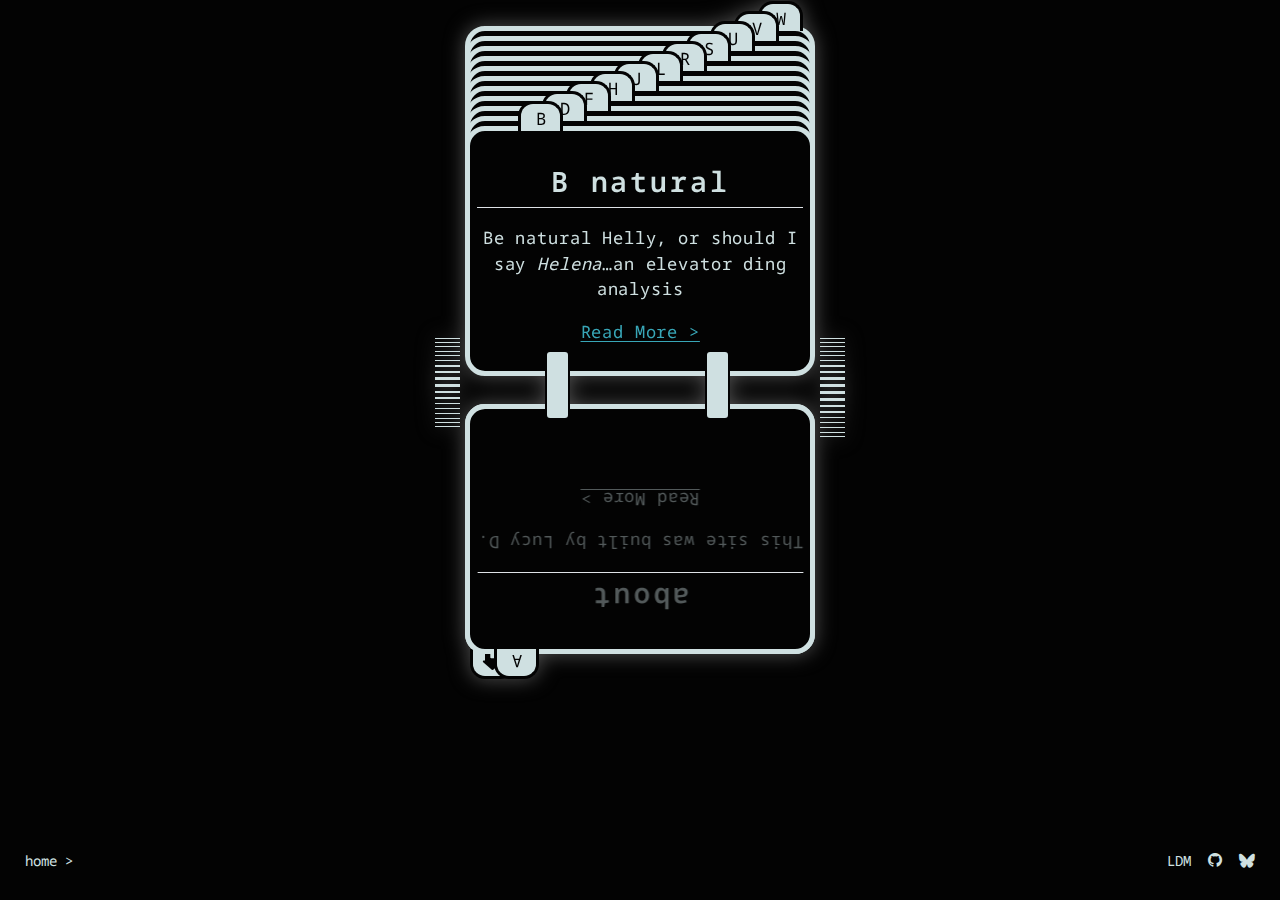
<file: index.html>
<!DOCTYPE html>
<html xmlns="http://www.w3.org/1999/xhtml" lang="en" xml:lang="en"><head>

<meta charset="utf-8">
<meta name="generator" content="quarto-1.6.42">

<meta name="viewport" content="width=device-width, initial-scale=1.0, user-scalable=yes">


<title>MDR</title>
<style>
code{white-space: pre-wrap;}
span.smallcaps{font-variant: small-caps;}
div.columns{display: flex; gap: min(4vw, 1.5em);}
div.column{flex: auto; overflow-x: auto;}
div.hanging-indent{margin-left: 1.5em; text-indent: -1.5em;}
ul.task-list{list-style: none;}
ul.task-list li input[type="checkbox"] {
  width: 0.8em;
  margin: 0 0.8em 0.2em -1em; /* quarto-specific, see https://github.com/quarto-dev/quarto-cli/issues/4556 */ 
  vertical-align: middle;
}
</style>


<script src="site_libs/quarto-nav/quarto-nav.js"></script>
<script src="site_libs/clipboard/clipboard.min.js"></script>
<script src="site_libs/quarto-search/autocomplete.umd.js"></script>
<script src="site_libs/quarto-search/fuse.min.js"></script>
<script src="site_libs/quarto-search/quarto-search.js"></script>
<meta name="quarto:offset" content="./">
<script src="site_libs/quarto-html/quarto.js"></script>
<script src="site_libs/quarto-html/popper.min.js"></script>
<script src="site_libs/quarto-html/tippy.umd.min.js"></script>
<link href="site_libs/quarto-html/tippy.css" rel="stylesheet">
<link href="site_libs/quarto-html/quarto-syntax-highlighting-dark-b53751a350365c71b6c909e95f209ed1.css" rel="stylesheet" id="quarto-text-highlighting-styles">
<script src="site_libs/bootstrap/bootstrap.min.js"></script>
<link href="site_libs/bootstrap/bootstrap-icons.css" rel="stylesheet">
<link href="site_libs/bootstrap/bootstrap-087d0f28d2736a625d81cf10e22edd1d.min.css" rel="stylesheet" append-hash="true" id="quarto-bootstrap" data-mode="dark">
<link href="site_libs/quarto-contrib/fontawesome6-1.2.0/all.min.css" rel="stylesheet">
<link href="site_libs/quarto-contrib/fontawesome6-1.2.0/latex-fontsize.css" rel="stylesheet">
<script id="quarto-search-options" type="application/json">{
  "location": "sidebar",
  "copy-button": false,
  "collapse-after": 3,
  "panel-placement": "start",
  "type": "textbox",
  "limit": 50,
  "keyboard-shortcut": [
    "f",
    "/",
    "s"
  ],
  "show-item-context": false,
  "language": {
    "search-no-results-text": "No results",
    "search-matching-documents-text": "matching documents",
    "search-copy-link-title": "Copy link to search",
    "search-hide-matches-text": "Hide additional matches",
    "search-more-match-text": "more match in this document",
    "search-more-matches-text": "more matches in this document",
    "search-clear-button-title": "Clear",
    "search-text-placeholder": "",
    "search-detached-cancel-button-title": "Cancel",
    "search-submit-button-title": "Submit",
    "search-label": "Search"
  }
}</script>


<link rel="stylesheet" href="mdr.css">
</head>

<body class="fullcontent">

<div id="quarto-search-results"></div>
<!-- content -->
<div id="quarto-content" class="quarto-container page-columns page-rows-contents page-layout-article">
<!-- sidebar -->
<!-- margin-sidebar -->
    
<!-- main -->
<main class="content" id="quarto-document-content"><header id="title-block-header" class="quarto-title-block"></header>
<script> document.addEventListener("DOMContentLoaded", function () {
document.querySelectorAll(".spoiler").forEach(spoiler => {
 spoiler.addEventListener("click", function () {
    this.classList.toggle("revealed");
   });
  });
  });
 </script>




<center>
<div class="deck">
<div class="vertical-lines">

</div>
<div class="vertical-lines">

</div>
<div class="card" style="--i: 0;">
<div class="tab">
<p><i class="fa-solid fa-home" aria-label="home"></i></p>
</div>
<section id="welcome" class="level2 card--front">
<h2 data-anchor-id="welcome">welcome</h2>
<p>we analyse data from the Severance TV show. please enjoy all analyses equally. <a href="join-us">get your Lumon badge here &gt;</a></p>
</section>
<section id="welcome-1" class="level2 card--back">
<h2 data-anchor-id="welcome-1">welcome</h2>
<p>we analyse data from the Severance TV show. please enjoy all analyses equally. <a href="join-us">get your Lumon badge here &gt;</a></p>
</section>
</div>
<div class="card" style="--i: 1;">
<div class="tab">
<p>A</p>
</div>
<section id="about" class="level2 card--front">
<h2 data-anchor-id="about">about</h2>
<p>This site was built by Lucy D.</p>
<p><a href="about">Read More &gt;</a></p>
</section>
<section id="about-1" class="level2 card--back">
<h2 data-anchor-id="about-1">about</h2>
<p>This site was built by Lucy D.</p>
<p><a href="about">Read More &gt;</a></p>
</section>
</div>
<div class="card" style="--i: 2;">
<div class="tab">
<p>B</p>
</div>
<section id="b-natural" class="level2 card--front">
<h2 data-anchor-id="b-natural">B natural</h2>
<p>Be natural Helly, or should I say <em>Helena</em>…an elevator ding analysis</p>
<p><a href="analysis-b-natural">Read More &gt;</a></p>
</section>
<section id="b-natural-1" class="level2 card--back">
<h2 data-anchor-id="b-natural-1">B natural</h2>
<p>Be natural Helly, or should I say <em>Helena</em>……an elevator ding analysis</p>
<p><a href="analysis-b-natural">Read More &gt;</a></p>
</section>
</div>
<div class="card" style="--i: 3;">
<div class="tab">
<p>D</p>
</div>
<section id="elevator-ding-analysis" class="level2 card--front">
<h2 data-anchor-id="elevator-ding-analysis">elevator ding analysis</h2>
<p><code>C#</code>, <code>G</code>, or <code>Bb</code>? the pitch alone tells the story.<br>
<a href="analysis-elevator-dings">Read More &gt;</a></p>
</section>
<section id="elevator-ding-analysis-1" class="level2 card--back">
<h2 data-anchor-id="elevator-ding-analysis-1">elevator ding analysis</h2>
<p><code>C#</code>, <code>G</code>, or <code>Bb</code>? the pitch alone tells the story.<br>
<a href="analysis-elevator-dings">Read More &gt;</a></p>
</section>
</div>
<div class="card" style="--i: 4;">
<div class="tab">
<p>F</p>
</div>
<section id="how-were-feeling" class="level2 card--front">
<h2 data-anchor-id="how-were-feeling">how we’re feeling</h2>
<p>This analysis creates a little sentiment profile for each episode.</p>
<p><a href="analysis-feeling-over-time">Read More &gt;</a></p>
</section>
<section id="how-were-feeling-1" class="level2 card--back">
<h2 data-anchor-id="how-were-feeling-1">how we’re feeling</h2>
<p>This analysis creates a little sentiment profile for each episode.</p>
<p><a href="analysis-feeling-over-time">Read More &gt;</a></p>
</section>
</div>
<div class="card" style="--i: 5;">
<div class="tab">
<p>H</p>
</div>
<section id="helly-or-helena" class="level2 card--front">
<h2 data-anchor-id="helly-or-helena">helly or helena?</h2>
<p>Who is really on the severed floor? <a href="analysis-helly-or-helena">Read More &gt;</a></p>
</section>
<section id="helly-or-helena-1" class="level2 card--back">
<h2 data-anchor-id="helly-or-helena-1">helly or helena?</h2>
<p>Who is really on the severed floor? <a href="analysis-helly-or-helena">Read More &gt;</a></p>
</section>
</div>
<div class="card" style="--i: 6;">
<div class="tab">
<p>J</p>
</div>
<section id="join-analysis" class="level2 card--front">
<h2 data-anchor-id="join-analysis">join analysis</h2>
<p>This analysis estimates when the employees joined Lumon based on their employee codes printed on their badges.</p>
<p><a href="analysis-badges">Read More &gt;</a></p>
</section>
<section id="join-analysis-1" class="level2 card--back">
<h2 data-anchor-id="join-analysis-1">join analysis</h2>
<p>This analysis estimates when the employees joined Lumon based on their employee codes printed on their badges.</p>
<p><a href="analysis-badges">Read More &gt;</a></p>
</section>
</div>
<div class="card" style="--i: 7;">
<div class="tab">
<p>L</p>
</div>
<section id="locker" class="level2 card--front">
<h2 data-anchor-id="locker">locker</h2>
<p>What is going on with Mark’s locker?<br>
<a href="analysis-locker">Read More &gt;</a></p>
</section>
<section id="locker-1" class="level2 card--back">
<h2 data-anchor-id="locker-1">locker</h2>
<p>What is going on with Mark’s locker?<br>
<a href="analysis-locker">Read More &gt;</a></p>
</section>
</div>
<div class="card" style="--i: 8;">
<div class="tab">
<p>R</p>
</div>
<section id="check-out-our-r-package" class="level2 card--front">
<h2 data-anchor-id="check-out-our-r-package">check out our R package</h2>
<p><a href="https://lucymcgowan.github.io/mdr/index.html">mdr</a></p>
</section>
<section id="check-out-our-r-package-1" class="level2 card--back">
<h2 data-anchor-id="check-out-our-r-package-1">check out our R package</h2>
<p><a href="https://lucymcgowan.github.io/mdr/index.html">mdr</a></p>
</section>
</div>
<div class="card" style="--i: 9;">
<div class="tab">
<p>S</p>
</div>
<section id="sentiment-analysis" class="level2 card--front">
<h2 data-anchor-id="sentiment-analysis">sentiment analysis</h2>
<p>Who is happier: the innies or outies?<br>
<a href="analysis-innie-sentiment">Read More &gt;</a></p>
</section>
<section id="sentiment-analysis-1" class="level2 card--back">
<h2 data-anchor-id="sentiment-analysis-1">sentiment analysis</h2>
<p>Who is happier: the innies or outies?<br>
<a href="analysis-innie-sentiment">Read More &gt;</a></p>
</section>
</div>
<div class="card" style="--i: 10;">
<div class="tab">
<p>U</p>
</div>
<section id="uses-too-many-big-words" class="level2 card--front">
<h2 data-anchor-id="uses-too-many-big-words">uses too many big words?</h2>
<p>Was Milchick’s performance evaluation accurate?<br>
<a href="analysis-uses-too-many-big-words">Read More &gt;</a></p>
</section>
<section id="uses-too-many-big-words-1" class="level2 card--back">
<h2 data-anchor-id="uses-too-many-big-words-1">uses too many big words?</h2>
<p>Was Milchick’s performance evaluation accurate?<br>
<a href="analysis-uses-too-many-big-words">Read More &gt;</a></p>
</section>
</div>
<div class="card" style="--i: 11;">
<div class="tab">
<p>V</p>
</div>
<section id="voice-analysis" class="level2 card--front">
<h2 data-anchor-id="voice-analysis">voice analysis</h2>
<p>Let’s apply KNN to audio samples to guess who is on the severed floor, shall we?<br>
<a href="analysis-helly-voice">Read More &gt;</a></p>
</section>
<section id="voice-analysis-1" class="level2 card--back">
<h2 data-anchor-id="voice-analysis-1">voice analysis</h2>
<p>Let’s apply KNN to audio samples to guess who is on the severed floor, shall we?<br>
<a href="analysis-helly-voice">Read More &gt;</a></p>
</section>
</div>
<div class="card" style="--i: 12;">
<div class="tab">
<p>W</p>
</div>
<section id="whos-talking" class="level2 card--front">
<h2 data-anchor-id="whos-talking">who’s talking?</h2>
<p>Check out these episode profiles color coded by who is speaking <a href="analysis-whos-talking">Read More &gt;</a></p>
</section>
<section id="whos-talking-1" class="level2 card--back">
<h2 data-anchor-id="whos-talking-1">who’s talking?</h2>
<p>Check out these episode profiles color coded by who is speaking <a href="analysis-whos-talking">Read More &gt;</a></p>
</section>
</div>
<div class="lines right">
<p><span></span> <span></span> <span></span> <span></span> <span></span> <span></span> <span></span> <span></span> <span></span> <span></span> <span></span> <span></span> <span></span> <span></span> <span></span> <span></span> <span></span> <span></span> <span></span> <span></span></p>
</div>
<div class="lines left">
<p><span></span> <span></span> <span></span> <span></span> <span></span> <span></span> <span></span> <span></span> <span></span> <span></span> <span></span> <span></span> <span></span> <span></span> <span></span> <span></span> <span></span> <span></span></p>
</div>
</div>
</center>



</main> <!-- /main -->
<script id="quarto-html-after-body" type="application/javascript">
window.document.addEventListener("DOMContentLoaded", function (event) {
  const toggleBodyColorMode = (bsSheetEl) => {
    const mode = bsSheetEl.getAttribute("data-mode");
    const bodyEl = window.document.querySelector("body");
    if (mode === "dark") {
      bodyEl.classList.add("quarto-dark");
      bodyEl.classList.remove("quarto-light");
    } else {
      bodyEl.classList.add("quarto-light");
      bodyEl.classList.remove("quarto-dark");
    }
  }
  const toggleBodyColorPrimary = () => {
    const bsSheetEl = window.document.querySelector("link#quarto-bootstrap");
    if (bsSheetEl) {
      toggleBodyColorMode(bsSheetEl);
    }
  }
  toggleBodyColorPrimary();  
  const isCodeAnnotation = (el) => {
    for (const clz of el.classList) {
      if (clz.startsWith('code-annotation-')) {                     
        return true;
      }
    }
    return false;
  }
  const onCopySuccess = function(e) {
    // button target
    const button = e.trigger;
    // don't keep focus
    button.blur();
    // flash "checked"
    button.classList.add('code-copy-button-checked');
    var currentTitle = button.getAttribute("title");
    button.setAttribute("title", "Copied!");
    let tooltip;
    if (window.bootstrap) {
      button.setAttribute("data-bs-toggle", "tooltip");
      button.setAttribute("data-bs-placement", "left");
      button.setAttribute("data-bs-title", "Copied!");
      tooltip = new bootstrap.Tooltip(button, 
        { trigger: "manual", 
          customClass: "code-copy-button-tooltip",
          offset: [0, -8]});
      tooltip.show();    
    }
    setTimeout(function() {
      if (tooltip) {
        tooltip.hide();
        button.removeAttribute("data-bs-title");
        button.removeAttribute("data-bs-toggle");
        button.removeAttribute("data-bs-placement");
      }
      button.setAttribute("title", currentTitle);
      button.classList.remove('code-copy-button-checked');
    }, 1000);
    // clear code selection
    e.clearSelection();
  }
  const getTextToCopy = function(trigger) {
      const codeEl = trigger.previousElementSibling.cloneNode(true);
      for (const childEl of codeEl.children) {
        if (isCodeAnnotation(childEl)) {
          childEl.remove();
        }
      }
      return codeEl.innerText;
  }
  const clipboard = new window.ClipboardJS('.code-copy-button:not([data-in-quarto-modal])', {
    text: getTextToCopy
  });
  clipboard.on('success', onCopySuccess);
  if (window.document.getElementById('quarto-embedded-source-code-modal')) {
    const clipboardModal = new window.ClipboardJS('.code-copy-button[data-in-quarto-modal]', {
      text: getTextToCopy,
      container: window.document.getElementById('quarto-embedded-source-code-modal')
    });
    clipboardModal.on('success', onCopySuccess);
  }
    var localhostRegex = new RegExp(/^(?:http|https):\/\/localhost\:?[0-9]*\//);
    var mailtoRegex = new RegExp(/^mailto:/);
      var filterRegex = new RegExp("https:\/\/mdr\.lucymcgowan\.com");
    var isInternal = (href) => {
        return filterRegex.test(href) || localhostRegex.test(href) || mailtoRegex.test(href);
    }
    // Inspect non-navigation links and adorn them if external
 	var links = window.document.querySelectorAll('a[href]:not(.nav-link):not(.navbar-brand):not(.toc-action):not(.sidebar-link):not(.sidebar-item-toggle):not(.pagination-link):not(.no-external):not([aria-hidden]):not(.dropdown-item):not(.quarto-navigation-tool):not(.about-link)');
    for (var i=0; i<links.length; i++) {
      const link = links[i];
      if (!isInternal(link.href)) {
        // undo the damage that might have been done by quarto-nav.js in the case of
        // links that we want to consider external
        if (link.dataset.originalHref !== undefined) {
          link.href = link.dataset.originalHref;
        }
      }
    }
  function tippyHover(el, contentFn, onTriggerFn, onUntriggerFn) {
    const config = {
      allowHTML: true,
      maxWidth: 500,
      delay: 100,
      arrow: false,
      appendTo: function(el) {
          return el.parentElement;
      },
      interactive: true,
      interactiveBorder: 10,
      theme: 'quarto',
      placement: 'bottom-start',
    };
    if (contentFn) {
      config.content = contentFn;
    }
    if (onTriggerFn) {
      config.onTrigger = onTriggerFn;
    }
    if (onUntriggerFn) {
      config.onUntrigger = onUntriggerFn;
    }
    window.tippy(el, config); 
  }
  const noterefs = window.document.querySelectorAll('a[role="doc-noteref"]');
  for (var i=0; i<noterefs.length; i++) {
    const ref = noterefs[i];
    tippyHover(ref, function() {
      // use id or data attribute instead here
      let href = ref.getAttribute('data-footnote-href') || ref.getAttribute('href');
      try { href = new URL(href).hash; } catch {}
      const id = href.replace(/^#\/?/, "");
      const note = window.document.getElementById(id);
      if (note) {
        return note.innerHTML;
      } else {
        return "";
      }
    });
  }
  const xrefs = window.document.querySelectorAll('a.quarto-xref');
  const processXRef = (id, note) => {
    // Strip column container classes
    const stripColumnClz = (el) => {
      el.classList.remove("page-full", "page-columns");
      if (el.children) {
        for (const child of el.children) {
          stripColumnClz(child);
        }
      }
    }
    stripColumnClz(note)
    if (id === null || id.startsWith('sec-')) {
      // Special case sections, only their first couple elements
      const container = document.createElement("div");
      if (note.children && note.children.length > 2) {
        container.appendChild(note.children[0].cloneNode(true));
        for (let i = 1; i < note.children.length; i++) {
          const child = note.children[i];
          if (child.tagName === "P" && child.innerText === "") {
            continue;
          } else {
            container.appendChild(child.cloneNode(true));
            break;
          }
        }
        if (window.Quarto?.typesetMath) {
          window.Quarto.typesetMath(container);
        }
        return container.innerHTML
      } else {
        if (window.Quarto?.typesetMath) {
          window.Quarto.typesetMath(note);
        }
        return note.innerHTML;
      }
    } else {
      // Remove any anchor links if they are present
      const anchorLink = note.querySelector('a.anchorjs-link');
      if (anchorLink) {
        anchorLink.remove();
      }
      if (window.Quarto?.typesetMath) {
        window.Quarto.typesetMath(note);
      }
      if (note.classList.contains("callout")) {
        return note.outerHTML;
      } else {
        return note.innerHTML;
      }
    }
  }
  for (var i=0; i<xrefs.length; i++) {
    const xref = xrefs[i];
    tippyHover(xref, undefined, function(instance) {
      instance.disable();
      let url = xref.getAttribute('href');
      let hash = undefined; 
      if (url.startsWith('#')) {
        hash = url;
      } else {
        try { hash = new URL(url).hash; } catch {}
      }
      if (hash) {
        const id = hash.replace(/^#\/?/, "");
        const note = window.document.getElementById(id);
        if (note !== null) {
          try {
            const html = processXRef(id, note.cloneNode(true));
            instance.setContent(html);
          } finally {
            instance.enable();
            instance.show();
          }
        } else {
          // See if we can fetch this
          fetch(url.split('#')[0])
          .then(res => res.text())
          .then(html => {
            const parser = new DOMParser();
            const htmlDoc = parser.parseFromString(html, "text/html");
            const note = htmlDoc.getElementById(id);
            if (note !== null) {
              const html = processXRef(id, note);
              instance.setContent(html);
            } 
          }).finally(() => {
            instance.enable();
            instance.show();
          });
        }
      } else {
        // See if we can fetch a full url (with no hash to target)
        // This is a special case and we should probably do some content thinning / targeting
        fetch(url)
        .then(res => res.text())
        .then(html => {
          const parser = new DOMParser();
          const htmlDoc = parser.parseFromString(html, "text/html");
          const note = htmlDoc.querySelector('main.content');
          if (note !== null) {
            // This should only happen for chapter cross references
            // (since there is no id in the URL)
            // remove the first header
            if (note.children.length > 0 && note.children[0].tagName === "HEADER") {
              note.children[0].remove();
            }
            const html = processXRef(null, note);
            instance.setContent(html);
          } 
        }).finally(() => {
          instance.enable();
          instance.show();
        });
      }
    }, function(instance) {
    });
  }
      let selectedAnnoteEl;
      const selectorForAnnotation = ( cell, annotation) => {
        let cellAttr = 'data-code-cell="' + cell + '"';
        let lineAttr = 'data-code-annotation="' +  annotation + '"';
        const selector = 'span[' + cellAttr + '][' + lineAttr + ']';
        return selector;
      }
      const selectCodeLines = (annoteEl) => {
        const doc = window.document;
        const targetCell = annoteEl.getAttribute("data-target-cell");
        const targetAnnotation = annoteEl.getAttribute("data-target-annotation");
        const annoteSpan = window.document.querySelector(selectorForAnnotation(targetCell, targetAnnotation));
        const lines = annoteSpan.getAttribute("data-code-lines").split(",");
        const lineIds = lines.map((line) => {
          return targetCell + "-" + line;
        })
        let top = null;
        let height = null;
        let parent = null;
        if (lineIds.length > 0) {
            //compute the position of the single el (top and bottom and make a div)
            const el = window.document.getElementById(lineIds[0]);
            top = el.offsetTop;
            height = el.offsetHeight;
            parent = el.parentElement.parentElement;
          if (lineIds.length > 1) {
            const lastEl = window.document.getElementById(lineIds[lineIds.length - 1]);
            const bottom = lastEl.offsetTop + lastEl.offsetHeight;
            height = bottom - top;
          }
          if (top !== null && height !== null && parent !== null) {
            // cook up a div (if necessary) and position it 
            let div = window.document.getElementById("code-annotation-line-highlight");
            if (div === null) {
              div = window.document.createElement("div");
              div.setAttribute("id", "code-annotation-line-highlight");
              div.style.position = 'absolute';
              parent.appendChild(div);
            }
            div.style.top = top - 2 + "px";
            div.style.height = height + 4 + "px";
            div.style.left = 0;
            let gutterDiv = window.document.getElementById("code-annotation-line-highlight-gutter");
            if (gutterDiv === null) {
              gutterDiv = window.document.createElement("div");
              gutterDiv.setAttribute("id", "code-annotation-line-highlight-gutter");
              gutterDiv.style.position = 'absolute';
              const codeCell = window.document.getElementById(targetCell);
              const gutter = codeCell.querySelector('.code-annotation-gutter');
              gutter.appendChild(gutterDiv);
            }
            gutterDiv.style.top = top - 2 + "px";
            gutterDiv.style.height = height + 4 + "px";
          }
          selectedAnnoteEl = annoteEl;
        }
      };
      const unselectCodeLines = () => {
        const elementsIds = ["code-annotation-line-highlight", "code-annotation-line-highlight-gutter"];
        elementsIds.forEach((elId) => {
          const div = window.document.getElementById(elId);
          if (div) {
            div.remove();
          }
        });
        selectedAnnoteEl = undefined;
      };
        // Handle positioning of the toggle
    window.addEventListener(
      "resize",
      throttle(() => {
        elRect = undefined;
        if (selectedAnnoteEl) {
          selectCodeLines(selectedAnnoteEl);
        }
      }, 10)
    );
    function throttle(fn, ms) {
    let throttle = false;
    let timer;
      return (...args) => {
        if(!throttle) { // first call gets through
            fn.apply(this, args);
            throttle = true;
        } else { // all the others get throttled
            if(timer) clearTimeout(timer); // cancel #2
            timer = setTimeout(() => {
              fn.apply(this, args);
              timer = throttle = false;
            }, ms);
        }
      };
    }
      // Attach click handler to the DT
      const annoteDls = window.document.querySelectorAll('dt[data-target-cell]');
      for (const annoteDlNode of annoteDls) {
        annoteDlNode.addEventListener('click', (event) => {
          const clickedEl = event.target;
          if (clickedEl !== selectedAnnoteEl) {
            unselectCodeLines();
            const activeEl = window.document.querySelector('dt[data-target-cell].code-annotation-active');
            if (activeEl) {
              activeEl.classList.remove('code-annotation-active');
            }
            selectCodeLines(clickedEl);
            clickedEl.classList.add('code-annotation-active');
          } else {
            // Unselect the line
            unselectCodeLines();
            clickedEl.classList.remove('code-annotation-active');
          }
        });
      }
  const findCites = (el) => {
    const parentEl = el.parentElement;
    if (parentEl) {
      const cites = parentEl.dataset.cites;
      if (cites) {
        return {
          el,
          cites: cites.split(' ')
        };
      } else {
        return findCites(el.parentElement)
      }
    } else {
      return undefined;
    }
  };
  var bibliorefs = window.document.querySelectorAll('a[role="doc-biblioref"]');
  for (var i=0; i<bibliorefs.length; i++) {
    const ref = bibliorefs[i];
    const citeInfo = findCites(ref);
    if (citeInfo) {
      tippyHover(citeInfo.el, function() {
        var popup = window.document.createElement('div');
        citeInfo.cites.forEach(function(cite) {
          var citeDiv = window.document.createElement('div');
          citeDiv.classList.add('hanging-indent');
          citeDiv.classList.add('csl-entry');
          var biblioDiv = window.document.getElementById('ref-' + cite);
          if (biblioDiv) {
            citeDiv.innerHTML = biblioDiv.innerHTML;
          }
          popup.appendChild(citeDiv);
        });
        return popup.innerHTML;
      });
    }
  }
});
</script>
</div> <!-- /content -->
<footer class="footer">
  <div class="nav-footer">
    <div class="nav-footer-left">
      <ul class="footer-items list-unstyled">
    <li class="nav-item">
    <a class="nav-link" href="./">
<p>home &gt;</p>
</a>
  </li>  
</ul>
    </div>   
    <div class="nav-footer-center">
      &nbsp;
    </div>
    <div class="nav-footer-right">
      <ul class="footer-items list-unstyled">
    <li class="nav-item">
    <a class="nav-link" href="https://lucymcgowan.com">
<p>LDM</p>
</a>
  </li>  
    <li class="nav-item compact">
    <a class="nav-link" href="https://github.com/lucymcgowan/mdr-website">
      <i class="bi bi-github" role="img">
</i> 
    </a>
  </li>  
    <li class="nav-item">
    <a class="nav-link" href="https://bsky.app/profile/lucystats.bsky.social">
<p><i class="fa-brands fa-bluesky" aria-label="bluesky"></i></p>
</a>
  </li>  
</ul>
    </div>
  </div>
</footer>
<script type="text/javascript" src="card-animation.js"></script>




</body></html>
</file>
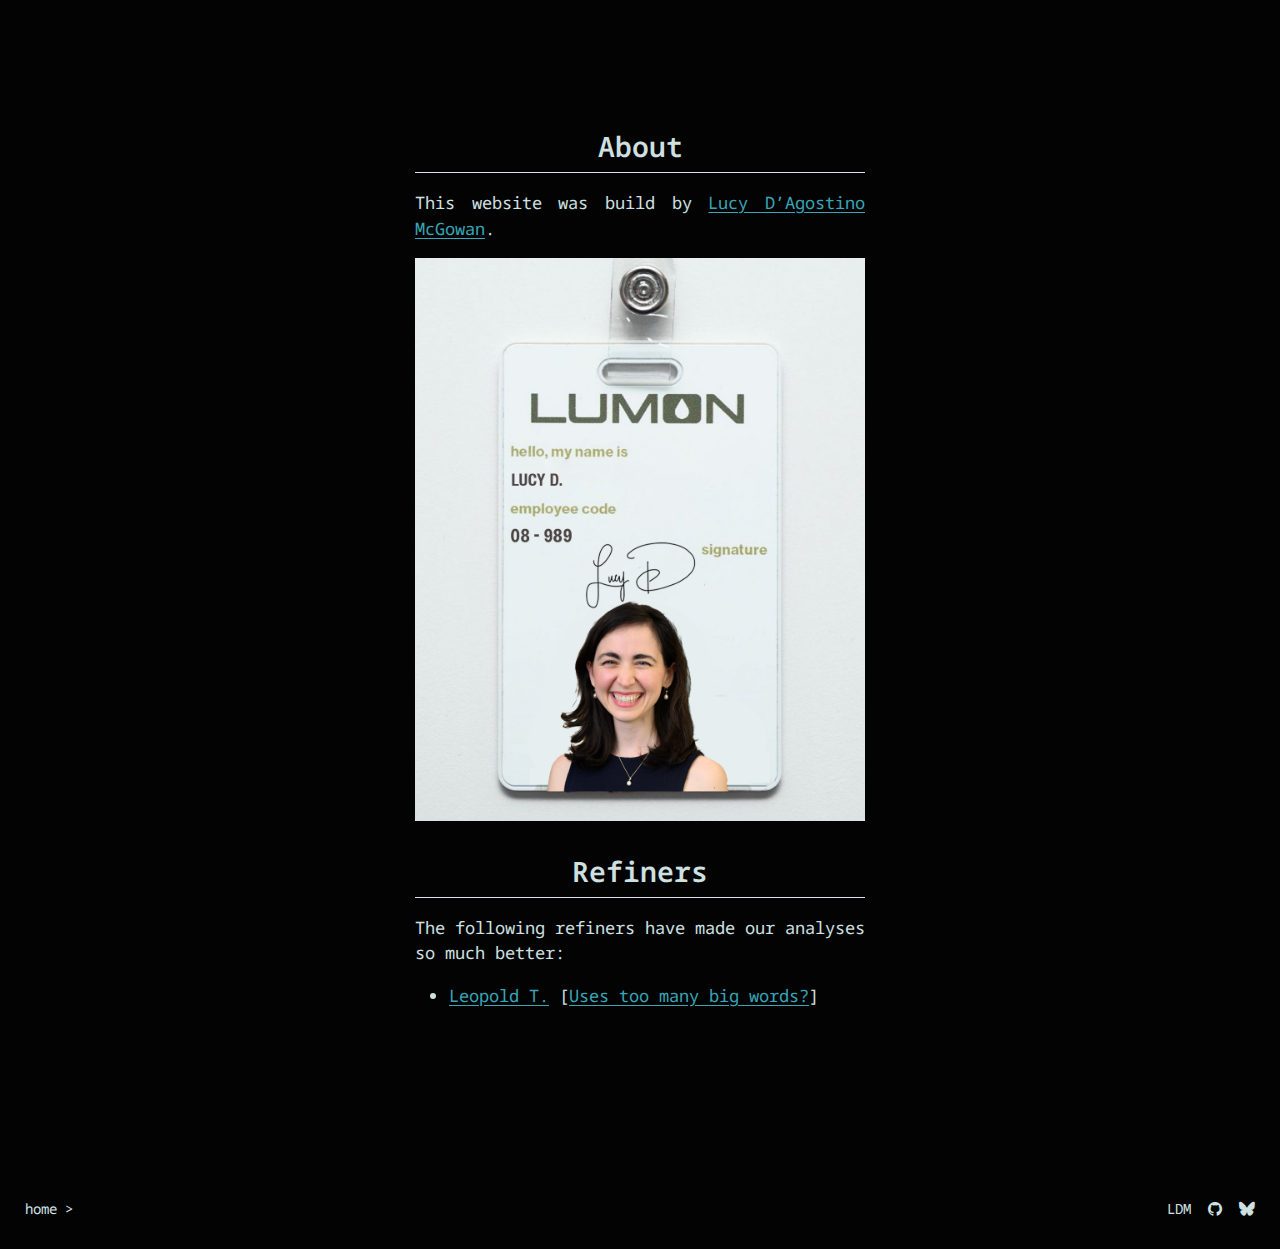
<file: about/index.html>
<!DOCTYPE html>
<html xmlns="http://www.w3.org/1999/xhtml" lang="en" xml:lang="en"><head>

<meta charset="utf-8">
<meta name="generator" content="quarto-1.6.42">

<meta name="viewport" content="width=device-width, initial-scale=1.0, user-scalable=yes">


<title>index – MDR</title>
<style>
code{white-space: pre-wrap;}
span.smallcaps{font-variant: small-caps;}
div.columns{display: flex; gap: min(4vw, 1.5em);}
div.column{flex: auto; overflow-x: auto;}
div.hanging-indent{margin-left: 1.5em; text-indent: -1.5em;}
ul.task-list{list-style: none;}
ul.task-list li input[type="checkbox"] {
  width: 0.8em;
  margin: 0 0.8em 0.2em -1em; /* quarto-specific, see https://github.com/quarto-dev/quarto-cli/issues/4556 */ 
  vertical-align: middle;
}
</style>


<script src="../site_libs/quarto-nav/quarto-nav.js"></script>
<script src="../site_libs/clipboard/clipboard.min.js"></script>
<script src="../site_libs/quarto-search/autocomplete.umd.js"></script>
<script src="../site_libs/quarto-search/fuse.min.js"></script>
<script src="../site_libs/quarto-search/quarto-search.js"></script>
<meta name="quarto:offset" content="../">
<script src="../site_libs/quarto-html/quarto.js"></script>
<script src="../site_libs/quarto-html/popper.min.js"></script>
<script src="../site_libs/quarto-html/tippy.umd.min.js"></script>
<link href="../site_libs/quarto-html/tippy.css" rel="stylesheet">
<link href="../site_libs/quarto-html/quarto-syntax-highlighting-dark-b53751a350365c71b6c909e95f209ed1.css" rel="stylesheet" id="quarto-text-highlighting-styles">
<script src="../site_libs/bootstrap/bootstrap.min.js"></script>
<link href="../site_libs/bootstrap/bootstrap-icons.css" rel="stylesheet">
<link href="../site_libs/bootstrap/bootstrap-087d0f28d2736a625d81cf10e22edd1d.min.css" rel="stylesheet" append-hash="true" id="quarto-bootstrap" data-mode="dark">
<link href="../site_libs/quarto-contrib/fontawesome6-1.2.0/all.min.css" rel="stylesheet">
<link href="../site_libs/quarto-contrib/fontawesome6-1.2.0/latex-fontsize.css" rel="stylesheet">
<script id="quarto-search-options" type="application/json">{
  "location": "sidebar",
  "copy-button": false,
  "collapse-after": 3,
  "panel-placement": "start",
  "type": "textbox",
  "limit": 50,
  "keyboard-shortcut": [
    "f",
    "/",
    "s"
  ],
  "show-item-context": false,
  "language": {
    "search-no-results-text": "No results",
    "search-matching-documents-text": "matching documents",
    "search-copy-link-title": "Copy link to search",
    "search-hide-matches-text": "Hide additional matches",
    "search-more-match-text": "more match in this document",
    "search-more-matches-text": "more matches in this document",
    "search-clear-button-title": "Clear",
    "search-text-placeholder": "",
    "search-detached-cancel-button-title": "Cancel",
    "search-submit-button-title": "Submit",
    "search-label": "Search"
  }
}</script>


</head>

<body class="fullcontent">

<div id="quarto-search-results"></div>
<!-- content -->
<div id="quarto-content" class="quarto-container page-columns page-rows-contents page-layout-article">
<!-- sidebar -->
<!-- margin-sidebar -->
    
<!-- main -->
<main class="content" id="quarto-document-content"><header id="title-block-header" class="quarto-title-block"></header>
<script> document.addEventListener("DOMContentLoaded", function () {
document.querySelectorAll(".spoiler").forEach(spoiler => {
 spoiler.addEventListener("click", function () {
    this.classList.toggle("revealed");
   });
  });
  });
 </script>




<center>
<div class="text">
<section id="about" class="level2">
<h2 data-anchor-id="about">About</h2>
<p>This website was build by <a href="https://lucymcgowan.com">Lucy D’Agostino McGowan</a>.</p>
<p><img src="../images/id-card.png" class="img-fluid"></p>
</section>
<section id="refiners" class="level2">
<h2 data-anchor-id="refiners">Refiners</h2>
<p>The following refiners have made our analyses so much better:</p>
<ul>
<li><a href="https://github.com/LeopoldTal">Leopold T.</a> [<a href="analysis-uses-too-many-big-words">Uses too many big words?</a>]</li>
</ul>
</section>
</div>
</center>



</main> <!-- /main -->
<script id="quarto-html-after-body" type="application/javascript">
window.document.addEventListener("DOMContentLoaded", function (event) {
  const toggleBodyColorMode = (bsSheetEl) => {
    const mode = bsSheetEl.getAttribute("data-mode");
    const bodyEl = window.document.querySelector("body");
    if (mode === "dark") {
      bodyEl.classList.add("quarto-dark");
      bodyEl.classList.remove("quarto-light");
    } else {
      bodyEl.classList.add("quarto-light");
      bodyEl.classList.remove("quarto-dark");
    }
  }
  const toggleBodyColorPrimary = () => {
    const bsSheetEl = window.document.querySelector("link#quarto-bootstrap");
    if (bsSheetEl) {
      toggleBodyColorMode(bsSheetEl);
    }
  }
  toggleBodyColorPrimary();  
  const isCodeAnnotation = (el) => {
    for (const clz of el.classList) {
      if (clz.startsWith('code-annotation-')) {                     
        return true;
      }
    }
    return false;
  }
  const onCopySuccess = function(e) {
    // button target
    const button = e.trigger;
    // don't keep focus
    button.blur();
    // flash "checked"
    button.classList.add('code-copy-button-checked');
    var currentTitle = button.getAttribute("title");
    button.setAttribute("title", "Copied!");
    let tooltip;
    if (window.bootstrap) {
      button.setAttribute("data-bs-toggle", "tooltip");
      button.setAttribute("data-bs-placement", "left");
      button.setAttribute("data-bs-title", "Copied!");
      tooltip = new bootstrap.Tooltip(button, 
        { trigger: "manual", 
          customClass: "code-copy-button-tooltip",
          offset: [0, -8]});
      tooltip.show();    
    }
    setTimeout(function() {
      if (tooltip) {
        tooltip.hide();
        button.removeAttribute("data-bs-title");
        button.removeAttribute("data-bs-toggle");
        button.removeAttribute("data-bs-placement");
      }
      button.setAttribute("title", currentTitle);
      button.classList.remove('code-copy-button-checked');
    }, 1000);
    // clear code selection
    e.clearSelection();
  }
  const getTextToCopy = function(trigger) {
      const codeEl = trigger.previousElementSibling.cloneNode(true);
      for (const childEl of codeEl.children) {
        if (isCodeAnnotation(childEl)) {
          childEl.remove();
        }
      }
      return codeEl.innerText;
  }
  const clipboard = new window.ClipboardJS('.code-copy-button:not([data-in-quarto-modal])', {
    text: getTextToCopy
  });
  clipboard.on('success', onCopySuccess);
  if (window.document.getElementById('quarto-embedded-source-code-modal')) {
    const clipboardModal = new window.ClipboardJS('.code-copy-button[data-in-quarto-modal]', {
      text: getTextToCopy,
      container: window.document.getElementById('quarto-embedded-source-code-modal')
    });
    clipboardModal.on('success', onCopySuccess);
  }
    var localhostRegex = new RegExp(/^(?:http|https):\/\/localhost\:?[0-9]*\//);
    var mailtoRegex = new RegExp(/^mailto:/);
      var filterRegex = new RegExp("https:\/\/mdr\.lucymcgowan\.com");
    var isInternal = (href) => {
        return filterRegex.test(href) || localhostRegex.test(href) || mailtoRegex.test(href);
    }
    // Inspect non-navigation links and adorn them if external
 	var links = window.document.querySelectorAll('a[href]:not(.nav-link):not(.navbar-brand):not(.toc-action):not(.sidebar-link):not(.sidebar-item-toggle):not(.pagination-link):not(.no-external):not([aria-hidden]):not(.dropdown-item):not(.quarto-navigation-tool):not(.about-link)');
    for (var i=0; i<links.length; i++) {
      const link = links[i];
      if (!isInternal(link.href)) {
        // undo the damage that might have been done by quarto-nav.js in the case of
        // links that we want to consider external
        if (link.dataset.originalHref !== undefined) {
          link.href = link.dataset.originalHref;
        }
      }
    }
  function tippyHover(el, contentFn, onTriggerFn, onUntriggerFn) {
    const config = {
      allowHTML: true,
      maxWidth: 500,
      delay: 100,
      arrow: false,
      appendTo: function(el) {
          return el.parentElement;
      },
      interactive: true,
      interactiveBorder: 10,
      theme: 'quarto',
      placement: 'bottom-start',
    };
    if (contentFn) {
      config.content = contentFn;
    }
    if (onTriggerFn) {
      config.onTrigger = onTriggerFn;
    }
    if (onUntriggerFn) {
      config.onUntrigger = onUntriggerFn;
    }
    window.tippy(el, config); 
  }
  const noterefs = window.document.querySelectorAll('a[role="doc-noteref"]');
  for (var i=0; i<noterefs.length; i++) {
    const ref = noterefs[i];
    tippyHover(ref, function() {
      // use id or data attribute instead here
      let href = ref.getAttribute('data-footnote-href') || ref.getAttribute('href');
      try { href = new URL(href).hash; } catch {}
      const id = href.replace(/^#\/?/, "");
      const note = window.document.getElementById(id);
      if (note) {
        return note.innerHTML;
      } else {
        return "";
      }
    });
  }
  const xrefs = window.document.querySelectorAll('a.quarto-xref');
  const processXRef = (id, note) => {
    // Strip column container classes
    const stripColumnClz = (el) => {
      el.classList.remove("page-full", "page-columns");
      if (el.children) {
        for (const child of el.children) {
          stripColumnClz(child);
        }
      }
    }
    stripColumnClz(note)
    if (id === null || id.startsWith('sec-')) {
      // Special case sections, only their first couple elements
      const container = document.createElement("div");
      if (note.children && note.children.length > 2) {
        container.appendChild(note.children[0].cloneNode(true));
        for (let i = 1; i < note.children.length; i++) {
          const child = note.children[i];
          if (child.tagName === "P" && child.innerText === "") {
            continue;
          } else {
            container.appendChild(child.cloneNode(true));
            break;
          }
        }
        if (window.Quarto?.typesetMath) {
          window.Quarto.typesetMath(container);
        }
        return container.innerHTML
      } else {
        if (window.Quarto?.typesetMath) {
          window.Quarto.typesetMath(note);
        }
        return note.innerHTML;
      }
    } else {
      // Remove any anchor links if they are present
      const anchorLink = note.querySelector('a.anchorjs-link');
      if (anchorLink) {
        anchorLink.remove();
      }
      if (window.Quarto?.typesetMath) {
        window.Quarto.typesetMath(note);
      }
      if (note.classList.contains("callout")) {
        return note.outerHTML;
      } else {
        return note.innerHTML;
      }
    }
  }
  for (var i=0; i<xrefs.length; i++) {
    const xref = xrefs[i];
    tippyHover(xref, undefined, function(instance) {
      instance.disable();
      let url = xref.getAttribute('href');
      let hash = undefined; 
      if (url.startsWith('#')) {
        hash = url;
      } else {
        try { hash = new URL(url).hash; } catch {}
      }
      if (hash) {
        const id = hash.replace(/^#\/?/, "");
        const note = window.document.getElementById(id);
        if (note !== null) {
          try {
            const html = processXRef(id, note.cloneNode(true));
            instance.setContent(html);
          } finally {
            instance.enable();
            instance.show();
          }
        } else {
          // See if we can fetch this
          fetch(url.split('#')[0])
          .then(res => res.text())
          .then(html => {
            const parser = new DOMParser();
            const htmlDoc = parser.parseFromString(html, "text/html");
            const note = htmlDoc.getElementById(id);
            if (note !== null) {
              const html = processXRef(id, note);
              instance.setContent(html);
            } 
          }).finally(() => {
            instance.enable();
            instance.show();
          });
        }
      } else {
        // See if we can fetch a full url (with no hash to target)
        // This is a special case and we should probably do some content thinning / targeting
        fetch(url)
        .then(res => res.text())
        .then(html => {
          const parser = new DOMParser();
          const htmlDoc = parser.parseFromString(html, "text/html");
          const note = htmlDoc.querySelector('main.content');
          if (note !== null) {
            // This should only happen for chapter cross references
            // (since there is no id in the URL)
            // remove the first header
            if (note.children.length > 0 && note.children[0].tagName === "HEADER") {
              note.children[0].remove();
            }
            const html = processXRef(null, note);
            instance.setContent(html);
          } 
        }).finally(() => {
          instance.enable();
          instance.show();
        });
      }
    }, function(instance) {
    });
  }
      let selectedAnnoteEl;
      const selectorForAnnotation = ( cell, annotation) => {
        let cellAttr = 'data-code-cell="' + cell + '"';
        let lineAttr = 'data-code-annotation="' +  annotation + '"';
        const selector = 'span[' + cellAttr + '][' + lineAttr + ']';
        return selector;
      }
      const selectCodeLines = (annoteEl) => {
        const doc = window.document;
        const targetCell = annoteEl.getAttribute("data-target-cell");
        const targetAnnotation = annoteEl.getAttribute("data-target-annotation");
        const annoteSpan = window.document.querySelector(selectorForAnnotation(targetCell, targetAnnotation));
        const lines = annoteSpan.getAttribute("data-code-lines").split(",");
        const lineIds = lines.map((line) => {
          return targetCell + "-" + line;
        })
        let top = null;
        let height = null;
        let parent = null;
        if (lineIds.length > 0) {
            //compute the position of the single el (top and bottom and make a div)
            const el = window.document.getElementById(lineIds[0]);
            top = el.offsetTop;
            height = el.offsetHeight;
            parent = el.parentElement.parentElement;
          if (lineIds.length > 1) {
            const lastEl = window.document.getElementById(lineIds[lineIds.length - 1]);
            const bottom = lastEl.offsetTop + lastEl.offsetHeight;
            height = bottom - top;
          }
          if (top !== null && height !== null && parent !== null) {
            // cook up a div (if necessary) and position it 
            let div = window.document.getElementById("code-annotation-line-highlight");
            if (div === null) {
              div = window.document.createElement("div");
              div.setAttribute("id", "code-annotation-line-highlight");
              div.style.position = 'absolute';
              parent.appendChild(div);
            }
            div.style.top = top - 2 + "px";
            div.style.height = height + 4 + "px";
            div.style.left = 0;
            let gutterDiv = window.document.getElementById("code-annotation-line-highlight-gutter");
            if (gutterDiv === null) {
              gutterDiv = window.document.createElement("div");
              gutterDiv.setAttribute("id", "code-annotation-line-highlight-gutter");
              gutterDiv.style.position = 'absolute';
              const codeCell = window.document.getElementById(targetCell);
              const gutter = codeCell.querySelector('.code-annotation-gutter');
              gutter.appendChild(gutterDiv);
            }
            gutterDiv.style.top = top - 2 + "px";
            gutterDiv.style.height = height + 4 + "px";
          }
          selectedAnnoteEl = annoteEl;
        }
      };
      const unselectCodeLines = () => {
        const elementsIds = ["code-annotation-line-highlight", "code-annotation-line-highlight-gutter"];
        elementsIds.forEach((elId) => {
          const div = window.document.getElementById(elId);
          if (div) {
            div.remove();
          }
        });
        selectedAnnoteEl = undefined;
      };
        // Handle positioning of the toggle
    window.addEventListener(
      "resize",
      throttle(() => {
        elRect = undefined;
        if (selectedAnnoteEl) {
          selectCodeLines(selectedAnnoteEl);
        }
      }, 10)
    );
    function throttle(fn, ms) {
    let throttle = false;
    let timer;
      return (...args) => {
        if(!throttle) { // first call gets through
            fn.apply(this, args);
            throttle = true;
        } else { // all the others get throttled
            if(timer) clearTimeout(timer); // cancel #2
            timer = setTimeout(() => {
              fn.apply(this, args);
              timer = throttle = false;
            }, ms);
        }
      };
    }
      // Attach click handler to the DT
      const annoteDls = window.document.querySelectorAll('dt[data-target-cell]');
      for (const annoteDlNode of annoteDls) {
        annoteDlNode.addEventListener('click', (event) => {
          const clickedEl = event.target;
          if (clickedEl !== selectedAnnoteEl) {
            unselectCodeLines();
            const activeEl = window.document.querySelector('dt[data-target-cell].code-annotation-active');
            if (activeEl) {
              activeEl.classList.remove('code-annotation-active');
            }
            selectCodeLines(clickedEl);
            clickedEl.classList.add('code-annotation-active');
          } else {
            // Unselect the line
            unselectCodeLines();
            clickedEl.classList.remove('code-annotation-active');
          }
        });
      }
  const findCites = (el) => {
    const parentEl = el.parentElement;
    if (parentEl) {
      const cites = parentEl.dataset.cites;
      if (cites) {
        return {
          el,
          cites: cites.split(' ')
        };
      } else {
        return findCites(el.parentElement)
      }
    } else {
      return undefined;
    }
  };
  var bibliorefs = window.document.querySelectorAll('a[role="doc-biblioref"]');
  for (var i=0; i<bibliorefs.length; i++) {
    const ref = bibliorefs[i];
    const citeInfo = findCites(ref);
    if (citeInfo) {
      tippyHover(citeInfo.el, function() {
        var popup = window.document.createElement('div');
        citeInfo.cites.forEach(function(cite) {
          var citeDiv = window.document.createElement('div');
          citeDiv.classList.add('hanging-indent');
          citeDiv.classList.add('csl-entry');
          var biblioDiv = window.document.getElementById('ref-' + cite);
          if (biblioDiv) {
            citeDiv.innerHTML = biblioDiv.innerHTML;
          }
          popup.appendChild(citeDiv);
        });
        return popup.innerHTML;
      });
    }
  }
});
</script>
</div> <!-- /content -->
<footer class="footer">
  <div class="nav-footer">
    <div class="nav-footer-left">
      <ul class="footer-items list-unstyled">
    <li class="nav-item">
    <a class="nav-link" href="../">
<p>home &gt;</p>
</a>
  </li>  
</ul>
    </div>   
    <div class="nav-footer-center">
      &nbsp;
    </div>
    <div class="nav-footer-right">
      <ul class="footer-items list-unstyled">
    <li class="nav-item">
    <a class="nav-link" href="https://lucymcgowan.com">
<p>LDM</p>
</a>
  </li>  
    <li class="nav-item compact">
    <a class="nav-link" href="https://github.com/lucymcgowan/mdr-website">
      <i class="bi bi-github" role="img">
</i> 
    </a>
  </li>  
    <li class="nav-item">
    <a class="nav-link" href="https://bsky.app/profile/lucystats.bsky.social">
<p><i class="fa-brands fa-bluesky" aria-label="bluesky"></i></p>
</a>
  </li>  
</ul>
    </div>
  </div>
</footer>




</body></html>
</file>
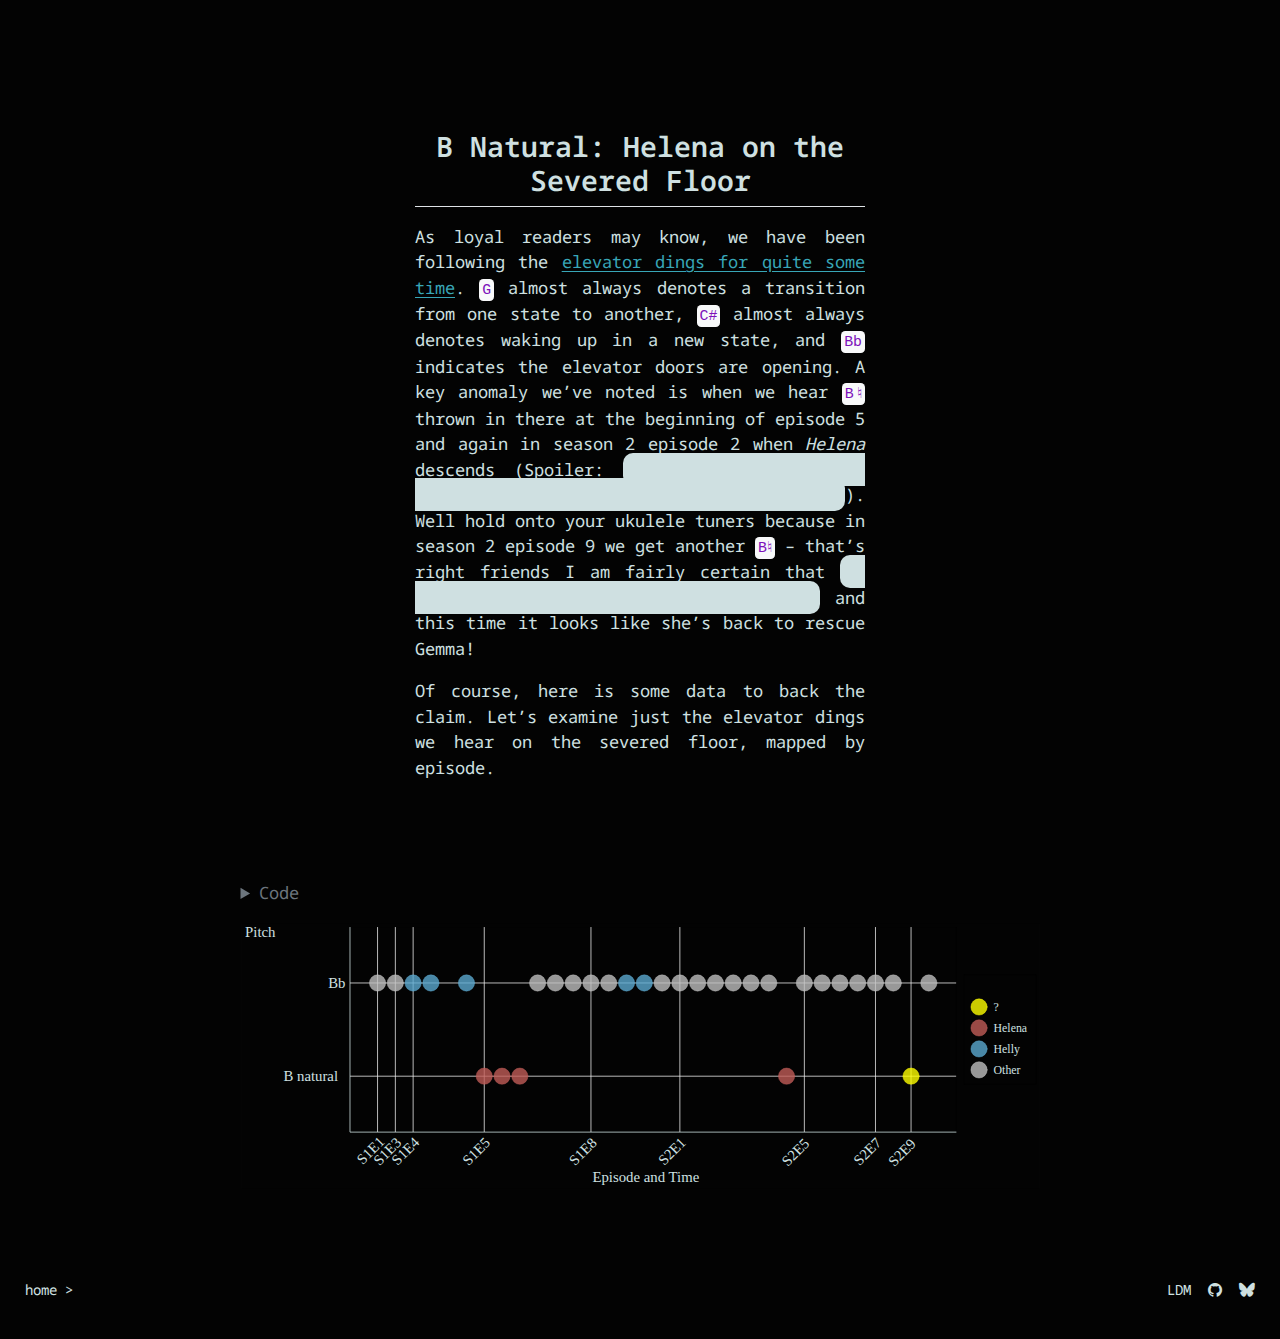
<file: analysis-b-natural/index.html>
<!DOCTYPE html>
<html xmlns="http://www.w3.org/1999/xhtml" lang="en" xml:lang="en"><head>

<meta charset="utf-8">
<meta name="generator" content="quarto-1.6.42">

<meta name="viewport" content="width=device-width, initial-scale=1.0, user-scalable=yes">


<title>index – MDR</title>
<style>
code{white-space: pre-wrap;}
span.smallcaps{font-variant: small-caps;}
div.columns{display: flex; gap: min(4vw, 1.5em);}
div.column{flex: auto; overflow-x: auto;}
div.hanging-indent{margin-left: 1.5em; text-indent: -1.5em;}
ul.task-list{list-style: none;}
ul.task-list li input[type="checkbox"] {
  width: 0.8em;
  margin: 0 0.8em 0.2em -1em; /* quarto-specific, see https://github.com/quarto-dev/quarto-cli/issues/4556 */ 
  vertical-align: middle;
}
/* CSS for syntax highlighting */
pre > code.sourceCode { white-space: pre; position: relative; }
pre > code.sourceCode > span { line-height: 1.25; }
pre > code.sourceCode > span:empty { height: 1.2em; }
.sourceCode { overflow: visible; }
code.sourceCode > span { color: inherit; text-decoration: inherit; }
div.sourceCode { margin: 1em 0; }
pre.sourceCode { margin: 0; }
@media screen {
div.sourceCode { overflow: auto; }
}
@media print {
pre > code.sourceCode { white-space: pre-wrap; }
pre > code.sourceCode > span { display: inline-block; text-indent: -5em; padding-left: 5em; }
}
pre.numberSource code
  { counter-reset: source-line 0; }
pre.numberSource code > span
  { position: relative; left: -4em; counter-increment: source-line; }
pre.numberSource code > span > a:first-child::before
  { content: counter(source-line);
    position: relative; left: -1em; text-align: right; vertical-align: baseline;
    border: none; display: inline-block;
    -webkit-touch-callout: none; -webkit-user-select: none;
    -khtml-user-select: none; -moz-user-select: none;
    -ms-user-select: none; user-select: none;
    padding: 0 4px; width: 4em;
  }
pre.numberSource { margin-left: 3em;  padding-left: 4px; }
div.sourceCode
  {   }
@media screen {
pre > code.sourceCode > span > a:first-child::before { text-decoration: underline; }
}
</style>


<script src="../site_libs/quarto-nav/quarto-nav.js"></script>
<script src="../site_libs/clipboard/clipboard.min.js"></script>
<script src="../site_libs/quarto-search/autocomplete.umd.js"></script>
<script src="../site_libs/quarto-search/fuse.min.js"></script>
<script src="../site_libs/quarto-search/quarto-search.js"></script>
<meta name="quarto:offset" content="../">
<script src="../site_libs/quarto-html/quarto.js"></script>
<script src="../site_libs/quarto-html/popper.min.js"></script>
<script src="../site_libs/quarto-html/tippy.umd.min.js"></script>
<link href="../site_libs/quarto-html/tippy.css" rel="stylesheet">
<link href="../site_libs/quarto-html/quarto-syntax-highlighting-dark-b53751a350365c71b6c909e95f209ed1.css" rel="stylesheet" id="quarto-text-highlighting-styles">
<script src="../site_libs/bootstrap/bootstrap.min.js"></script>
<link href="../site_libs/bootstrap/bootstrap-icons.css" rel="stylesheet">
<link href="../site_libs/bootstrap/bootstrap-087d0f28d2736a625d81cf10e22edd1d.min.css" rel="stylesheet" append-hash="true" id="quarto-bootstrap" data-mode="dark">
<link href="../site_libs/quarto-contrib/fontawesome6-1.2.0/all.min.css" rel="stylesheet">
<link href="../site_libs/quarto-contrib/fontawesome6-1.2.0/latex-fontsize.css" rel="stylesheet">
<script id="quarto-search-options" type="application/json">{
  "location": "sidebar",
  "copy-button": false,
  "collapse-after": 3,
  "panel-placement": "start",
  "type": "textbox",
  "limit": 50,
  "keyboard-shortcut": [
    "f",
    "/",
    "s"
  ],
  "show-item-context": false,
  "language": {
    "search-no-results-text": "No results",
    "search-matching-documents-text": "matching documents",
    "search-copy-link-title": "Copy link to search",
    "search-hide-matches-text": "Hide additional matches",
    "search-more-match-text": "more match in this document",
    "search-more-matches-text": "more matches in this document",
    "search-clear-button-title": "Clear",
    "search-text-placeholder": "",
    "search-detached-cancel-button-title": "Cancel",
    "search-submit-button-title": "Submit",
    "search-label": "Search"
  }
}</script>
<link href="../site_libs/htmltools-fill-0.5.8.1/fill.css" rel="stylesheet">
<script src="../site_libs/htmlwidgets-1.6.4/htmlwidgets.js"></script>
<script src="../site_libs/d3-bundle-5.16.0/d3-bundle.min.js"></script>
<script src="../site_libs/d3-lasso-0.0.5/d3-lasso.min.js"></script>
<script src="../site_libs/save-svg-as-png-1.4.17/save-svg-as-png.min.js"></script>
<script src="../site_libs/flatbush-4.4.0/flatbush.min.js"></script>
<link href="../site_libs/ggiraphjs-0.8.10/ggiraphjs.min.css" rel="stylesheet">
<script src="../site_libs/ggiraphjs-0.8.10/ggiraphjs.min.js"></script>
<script src="../site_libs/girafe-binding-0.8.12/girafe.js"></script>


</head>

<body class="fullcontent">

<div id="quarto-search-results"></div>
<!-- content -->
<div id="quarto-content" class="quarto-container page-columns page-rows-contents page-layout-article">
<!-- sidebar -->
<!-- margin-sidebar -->
    
<!-- main -->
<main class="content" id="quarto-document-content"><header id="title-block-header" class="quarto-title-block"></header>
<script> document.addEventListener("DOMContentLoaded", function () {
document.querySelectorAll(".spoiler").forEach(spoiler => {
 spoiler.addEventListener("click", function () {
    this.classList.toggle("revealed");
   });
  });
  });
 </script>




<center>
<section id="b-natural-helena-on-the-severed-floor" class="level2 text">
<h2 data-anchor-id="b-natural-helena-on-the-severed-floor">B Natural: Helena on the Severed Floor</h2>
<p>As loyal readers may know, we have been following the <a href="analysis-elevator-dings">elevator dings for quite some time</a>. <code>G</code> almost always denotes a transition from one state to another, <code>C#</code> almost always denotes waking up in a new state, and <code>Bb</code> indicates the elevator doors are opening. A key anomaly we’ve noted is when we hear <code>B♮</code> thrown in there at the beginning of episode 5 and again in season 2 episode 2 when <em>Helena</em> descends (Spoiler: <span class="spoiler">Perhaps a nod to the audience that this is not actually Helly</span>). Well hold onto your ukulele tuners because in season 2 episode 9 we get another <code>B♮</code> – that’s right friends I am fairly certain that <span class="spoiler">we have Helena back on the severed floor</span> and this time it looks like she’s back to rescue Gemma!</p>
<p>Of course, here is some data to back the claim. Let’s examine just the elevator dings we hear on the severed floor, mapped by episode.</p>
</section>
</center>
<div class="cell" data-layout-align="center">
<details class="code-fold">
<summary>Code</summary>
<div class="sourceCode cell-code" id="cb1"><pre class="sourceCode r code-with-copy"><code class="sourceCode r"><span id="cb1-1"><a href="#cb1-1" aria-hidden="true" tabindex="-1"></a><span class="fu">library</span>(mdr)</span>
<span id="cb1-2"><a href="#cb1-2" aria-hidden="true" tabindex="-1"></a><span class="fu">library</span>(ggiraph)</span>
<span id="cb1-3"><a href="#cb1-3" aria-hidden="true" tabindex="-1"></a><span class="fu">library</span>(tidyverse)</span>
<span id="cb1-4"><a href="#cb1-4" aria-hidden="true" tabindex="-1"></a></span>
<span id="cb1-5"><a href="#cb1-5" aria-hidden="true" tabindex="-1"></a><span class="fu">set.seed</span>(<span class="dv">266</span>) <span class="co"># on irving</span></span>
<span id="cb1-6"><a href="#cb1-6" aria-hidden="true" tabindex="-1"></a></span>
<span id="cb1-7"><a href="#cb1-7" aria-hidden="true" tabindex="-1"></a>df <span class="ot">&lt;-</span> elevator_dings <span class="sc">|&gt;</span></span>
<span id="cb1-8"><a href="#cb1-8" aria-hidden="true" tabindex="-1"></a>  <span class="fu">filter</span>(location <span class="sc">==</span> <span class="st">"severed floor"</span>) <span class="sc">|&gt;</span></span>
<span id="cb1-9"><a href="#cb1-9" aria-hidden="true" tabindex="-1"></a>  <span class="fu">mutate</span>(</span>
<span id="cb1-10"><a href="#cb1-10" aria-hidden="true" tabindex="-1"></a>    <span class="at">i =</span> <span class="dv">1</span><span class="sc">:</span><span class="fu">n</span>(),</span>
<span id="cb1-11"><a href="#cb1-11" aria-hidden="true" tabindex="-1"></a>    <span class="at">ep =</span> season<span class="sc">*</span><span class="dv">10</span> <span class="sc">+</span> episode,</span>
<span id="cb1-12"><a href="#cb1-12" aria-hidden="true" tabindex="-1"></a>    <span class="at">id =</span> glue<span class="sc">::</span><span class="fu">glue</span>(<span class="st">"S{season}E{episode}"</span>),</span>
<span id="cb1-13"><a href="#cb1-13" aria-hidden="true" tabindex="-1"></a>    <span class="at">hel =</span> <span class="fu">case_when</span>(</span>
<span id="cb1-14"><a href="#cb1-14" aria-hidden="true" tabindex="-1"></a>      character <span class="sc">==</span> <span class="st">"Helena"</span> <span class="sc">&amp;</span> episode <span class="sc">==</span> <span class="dv">9</span> <span class="sc">&amp;</span> season <span class="sc">==</span> <span class="dv">2</span> <span class="sc">~</span> <span class="st">"?"</span>,</span>
<span id="cb1-15"><a href="#cb1-15" aria-hidden="true" tabindex="-1"></a>      character <span class="sc">==</span> <span class="st">"Helena"</span> <span class="sc">~</span> <span class="st">"Helena"</span>,</span>
<span id="cb1-16"><a href="#cb1-16" aria-hidden="true" tabindex="-1"></a>      character <span class="sc">==</span> <span class="st">"Helly"</span> <span class="sc">~</span> <span class="st">"Helly"</span>,</span>
<span id="cb1-17"><a href="#cb1-17" aria-hidden="true" tabindex="-1"></a>      <span class="at">.default =</span> <span class="st">"Other"</span>)</span>
<span id="cb1-18"><a href="#cb1-18" aria-hidden="true" tabindex="-1"></a>    )<span class="sc">|&gt;</span></span>
<span id="cb1-19"><a href="#cb1-19" aria-hidden="true" tabindex="-1"></a>  <span class="fu">filter</span>(<span class="sc">!</span><span class="fu">is.na</span>(pitch), <span class="sc">!</span><span class="fu">is.na</span>(action))</span>
<span id="cb1-20"><a href="#cb1-20" aria-hidden="true" tabindex="-1"></a></span>
<span id="cb1-21"><a href="#cb1-21" aria-hidden="true" tabindex="-1"></a>first_i <span class="ot">&lt;-</span> df <span class="sc">|&gt;</span></span>
<span id="cb1-22"><a href="#cb1-22" aria-hidden="true" tabindex="-1"></a>  <span class="fu">group_by</span>(season, episode) <span class="sc">|&gt;</span></span>
<span id="cb1-23"><a href="#cb1-23" aria-hidden="true" tabindex="-1"></a>  <span class="fu">slice</span>(<span class="dv">1</span>) <span class="sc">|&gt;</span></span>
<span id="cb1-24"><a href="#cb1-24" aria-hidden="true" tabindex="-1"></a>  <span class="fu">pull</span>(i)</span>
<span id="cb1-25"><a href="#cb1-25" aria-hidden="true" tabindex="-1"></a></span>
<span id="cb1-26"><a href="#cb1-26" aria-hidden="true" tabindex="-1"></a>p <span class="ot">&lt;-</span> <span class="fu">ggplot</span>(df, <span class="fu">aes</span>(<span class="at">x =</span> i, <span class="at">y =</span> pitch, <span class="at">color =</span> hel,</span>
<span id="cb1-27"><a href="#cb1-27" aria-hidden="true" tabindex="-1"></a>                    <span class="at">tooltip =</span> glue<span class="sc">::</span><span class="fu">glue</span>(<span class="st">"S{season}E{episode}, {hms::as_hms(time)}&lt;br&gt;{character}&lt;br&gt;{note}"</span>))) <span class="sc">+</span></span>
<span id="cb1-28"><a href="#cb1-28" aria-hidden="true" tabindex="-1"></a>  <span class="fu">geom_point_interactive</span>(<span class="at">size =</span> <span class="dv">10</span>, <span class="at">alpha =</span> <span class="fl">0.8</span>) <span class="sc">+</span></span>
<span id="cb1-29"><a href="#cb1-29" aria-hidden="true" tabindex="-1"></a>  <span class="fu">scale_color_manual</span>(<span class="at">values =</span> <span class="fu">c</span>(<span class="st">"yellow"</span>, <span class="st">"#C15C58"</span>, <span class="st">"#5BA9D0"</span>, <span class="st">"grey"</span>)) <span class="sc">+</span></span>
<span id="cb1-30"><a href="#cb1-30" aria-hidden="true" tabindex="-1"></a>  <span class="fu">guides</span>(</span>
<span id="cb1-31"><a href="#cb1-31" aria-hidden="true" tabindex="-1"></a>    <span class="at">shape =</span> <span class="fu">guide_legend</span>(<span class="at">override.aes =</span> <span class="fu">list</span>(<span class="at">color =</span> <span class="st">"#CFE0E1"</span>))</span>
<span id="cb1-32"><a href="#cb1-32" aria-hidden="true" tabindex="-1"></a>  ) <span class="sc">+</span></span>
<span id="cb1-33"><a href="#cb1-33" aria-hidden="true" tabindex="-1"></a>  <span class="fu">scale_x_continuous</span>(<span class="st">"Episode and Time"</span>,</span>
<span id="cb1-34"><a href="#cb1-34" aria-hidden="true" tabindex="-1"></a>                     <span class="at">breaks =</span> first_i,</span>
<span id="cb1-35"><a href="#cb1-35" aria-hidden="true" tabindex="-1"></a>                     <span class="at">labels =</span> <span class="fu">unique</span>(df<span class="sc">$</span>id)) <span class="sc">+</span></span>
<span id="cb1-36"><a href="#cb1-36" aria-hidden="true" tabindex="-1"></a>  <span class="fu">labs</span>(</span>
<span id="cb1-37"><a href="#cb1-37" aria-hidden="true" tabindex="-1"></a>    <span class="at">y =</span> <span class="st">"Pitch"</span>,</span>
<span id="cb1-38"><a href="#cb1-38" aria-hidden="true" tabindex="-1"></a>    <span class="at">color =</span> <span class="st">""</span>,</span>
<span id="cb1-39"><a href="#cb1-39" aria-hidden="true" tabindex="-1"></a>  ) <span class="sc">+</span></span>
<span id="cb1-40"><a href="#cb1-40" aria-hidden="true" tabindex="-1"></a>  <span class="fu">theme_mdr</span>() <span class="sc">+</span></span>
<span id="cb1-41"><a href="#cb1-41" aria-hidden="true" tabindex="-1"></a>  <span class="fu">theme</span>(</span>
<span id="cb1-42"><a href="#cb1-42" aria-hidden="true" tabindex="-1"></a>    <span class="at">text =</span> <span class="fu">element_text</span>(<span class="at">size =</span> <span class="dv">20</span>),</span>
<span id="cb1-43"><a href="#cb1-43" aria-hidden="true" tabindex="-1"></a>    <span class="at">axis.title =</span> <span class="fu">element_text</span>(<span class="at">size =</span> <span class="dv">20</span>),</span>
<span id="cb1-44"><a href="#cb1-44" aria-hidden="true" tabindex="-1"></a>    <span class="at">axis.title.y =</span> <span class="fu">element_text</span>(<span class="at">angle =</span> <span class="dv">0</span>),</span>
<span id="cb1-45"><a href="#cb1-45" aria-hidden="true" tabindex="-1"></a>    <span class="at">axis.text =</span> <span class="fu">element_text</span>(<span class="at">size =</span> <span class="dv">20</span>),</span>
<span id="cb1-46"><a href="#cb1-46" aria-hidden="true" tabindex="-1"></a>    <span class="at">axis.text.x =</span> <span class="fu">element_text</span>(<span class="at">angle =</span> <span class="dv">45</span>, <span class="at">hjust =</span> <span class="dv">1</span>, <span class="at">size =</span> <span class="dv">20</span>),</span>
<span id="cb1-47"><a href="#cb1-47" aria-hidden="true" tabindex="-1"></a>    <span class="at">panel.grid.minor =</span> <span class="fu">element_blank</span>())  </span>
<span id="cb1-48"><a href="#cb1-48" aria-hidden="true" tabindex="-1"></a></span>
<span id="cb1-49"><a href="#cb1-49" aria-hidden="true" tabindex="-1"></a>ggiraph<span class="sc">::</span><span class="fu">girafe</span>(<span class="at">ggobj =</span> p)</span></code><button title="Copy to Clipboard" class="code-copy-button"><i class="bi"></i></button></pre></div>
</details>
<div class="cell-output-display">
<div class="girafe html-widget html-fill-item" id="htmlwidget-2756f79f2ee279509ac0" style="width:100%;height:216px;"></div>
<script type="application/json" data-for="htmlwidget-2756f79f2ee279509ac0">{"x":{"html":"<?xml version=\"1.0\" encoding=\"UTF-8\"?>\n<svg xmlns='http://www.w3.org/2000/svg' xmlns:xlink='http://www.w3.org/1999/xlink' class='ggiraph-svg' role='graphics-document' id='svg_4e7224a3_0ecf_42dd_81bb_fc21ce475e3b' viewBox='0 0 1080 360'>\n <defs id='svg_4e7224a3_0ecf_42dd_81bb_fc21ce475e3b_defs'>\n  <clipPath id='svg_4e7224a3_0ecf_42dd_81bb_fc21ce475e3b_c1'>\n   <rect x='0' y='0' width='1080' height='360'/>\n  <\/clipPath>\n  <clipPath id='svg_4e7224a3_0ecf_42dd_81bb_fc21ce475e3b_c2'>\n   <rect x='147.32' y='5.48' width='819.68' height='277.18'/>\n  <\/clipPath>\n <\/defs>\n <g id='svg_4e7224a3_0ecf_42dd_81bb_fc21ce475e3b_rootg' class='ggiraph-svg-rootg'>\n  <g clip-path='url(#svg_4e7224a3_0ecf_42dd_81bb_fc21ce475e3b_c1)'>\n   <rect x='0' y='0' width='1080' height='360' fill='#FFFFFF' fill-opacity='1' stroke='#FFFFFF' stroke-opacity='1' stroke-width='0.75' stroke-linejoin='round' stroke-linecap='round' class='ggiraph-svg-bg'/>\n   <rect x='0' y='0' width='1080' height='360' fill='#030303' fill-opacity='1' stroke='#030303' stroke-opacity='1' stroke-width='1.07' stroke-linejoin='round' stroke-linecap='round'/>\n  <\/g>\n  <g clip-path='url(#svg_4e7224a3_0ecf_42dd_81bb_fc21ce475e3b_c2)'>\n   <rect x='147.32' y='5.48' width='819.68' height='277.18' fill='#030303' fill-opacity='1' stroke='#030303' stroke-opacity='1' stroke-width='1.07' stroke-linejoin='round' stroke-linecap='round'/>\n   <polyline points='147.32,207.07 967.00,207.07' fill='none' stroke='#EBEBEB' stroke-opacity='1' stroke-width='1.07' stroke-linejoin='round' stroke-linecap='butt'/>\n   <polyline points='147.32,81.08 967.00,81.08' fill='none' stroke='#EBEBEB' stroke-opacity='1' stroke-width='1.07' stroke-linejoin='round' stroke-linecap='butt'/>\n   <polyline points='184.58,282.66 184.58,5.48' fill='none' stroke='#EBEBEB' stroke-opacity='1' stroke-width='1.07' stroke-linejoin='round' stroke-linecap='butt'/>\n   <polyline points='208.62,282.66 208.62,5.48' fill='none' stroke='#EBEBEB' stroke-opacity='1' stroke-width='1.07' stroke-linejoin='round' stroke-linecap='butt'/>\n   <polyline points='232.66,282.66 232.66,5.48' fill='none' stroke='#EBEBEB' stroke-opacity='1' stroke-width='1.07' stroke-linejoin='round' stroke-linecap='butt'/>\n   <polyline points='328.81,282.66 328.81,5.48' fill='none' stroke='#EBEBEB' stroke-opacity='1' stroke-width='1.07' stroke-linejoin='round' stroke-linecap='butt'/>\n   <polyline points='473.03,282.66 473.03,5.48' fill='none' stroke='#EBEBEB' stroke-opacity='1' stroke-width='1.07' stroke-linejoin='round' stroke-linecap='butt'/>\n   <polyline points='593.22,282.66 593.22,5.48' fill='none' stroke='#EBEBEB' stroke-opacity='1' stroke-width='1.07' stroke-linejoin='round' stroke-linecap='butt'/>\n   <polyline points='761.48,282.66 761.48,5.48' fill='none' stroke='#EBEBEB' stroke-opacity='1' stroke-width='1.07' stroke-linejoin='round' stroke-linecap='butt'/>\n   <polyline points='857.63,282.66 857.63,5.48' fill='none' stroke='#EBEBEB' stroke-opacity='1' stroke-width='1.07' stroke-linejoin='round' stroke-linecap='butt'/>\n   <polyline points='905.71,282.66 905.71,5.48' fill='none' stroke='#EBEBEB' stroke-opacity='1' stroke-width='1.07' stroke-linejoin='round' stroke-linecap='butt'/>\n   <circle id='svg_4e7224a3_0ecf_42dd_81bb_fc21ce475e3b_e1' cx='184.58' cy='81.08' r='8.27pt' fill='#BEBEBE' fill-opacity='0.8' stroke='#BEBEBE' stroke-opacity='0.8' stroke-width='0.71' stroke-linejoin='round' stroke-linecap='round' title='S1E1, 33:27:00&amp;lt;br&amp;gt;iMark&amp;lt;br&amp;gt;enters elevator: ID beeps, up arrow turns on'/>\n   <circle id='svg_4e7224a3_0ecf_42dd_81bb_fc21ce475e3b_e2' cx='208.62' cy='81.08' r='8.27pt' fill='#BEBEBE' fill-opacity='0.8' stroke='#BEBEBE' stroke-opacity='0.8' stroke-width='0.71' stroke-linejoin='round' stroke-linecap='round' title='S1E3, 50:19:00&amp;lt;br&amp;gt;iMark&amp;lt;br&amp;gt;enters elevator: ID beeps, up arrow turns on'/>\n   <circle id='svg_4e7224a3_0ecf_42dd_81bb_fc21ce475e3b_e3' cx='232.66' cy='81.08' r='8.27pt' fill='#5BA9D0' fill-opacity='0.8' stroke='#5BA9D0' stroke-opacity='0.8' stroke-width='0.71' stroke-linejoin='round' stroke-linecap='round' title='S1E4, 01:56:00&amp;lt;br&amp;gt;Helly&amp;lt;br&amp;gt;Milchick signs Helly into the elevator. The elevator doors make the high frequency as they open'/>\n   <circle id='svg_4e7224a3_0ecf_42dd_81bb_fc21ce475e3b_e4' cx='256.69' cy='81.08' r='8.27pt' fill='#5BA9D0' fill-opacity='0.8' stroke='#5BA9D0' stroke-opacity='0.8' stroke-width='0.71' stroke-linejoin='round' stroke-linecap='round' title='S1E4, 21:07:00&amp;lt;br&amp;gt;Helly&amp;lt;br&amp;gt;signs into the elevator'/>\n   <circle id='svg_4e7224a3_0ecf_42dd_81bb_fc21ce475e3b_e5' cx='304.77' cy='81.08' r='8.27pt' fill='#5BA9D0' fill-opacity='0.8' stroke='#5BA9D0' stroke-opacity='0.8' stroke-width='0.71' stroke-linejoin='round' stroke-linecap='round' title='S1E4, 44:13:00&amp;lt;br&amp;gt;Helly&amp;lt;br&amp;gt;scans into the elevator'/>\n   <circle id='svg_4e7224a3_0ecf_42dd_81bb_fc21ce475e3b_e6' cx='328.81' cy='207.07' r='8.27pt' fill='#C15C58' fill-opacity='0.8' stroke='#C15C58' stroke-opacity='0.8' stroke-width='0.71' stroke-linejoin='round' stroke-linecap='round' title='S1E5, 00:35:00&amp;lt;br&amp;gt;Helena&amp;lt;br&amp;gt;Elevator doors open, Helena inside'/>\n   <circle id='svg_4e7224a3_0ecf_42dd_81bb_fc21ce475e3b_e7' cx='352.84' cy='207.07' r='8.27pt' fill='#C15C58' fill-opacity='0.8' stroke='#C15C58' stroke-opacity='0.8' stroke-width='0.71' stroke-linejoin='round' stroke-linecap='round' title='S1E5, 00:43:00&amp;lt;br&amp;gt;Helena&amp;lt;br&amp;gt;Elevator doors close again, Helena still inside'/>\n   <circle id='svg_4e7224a3_0ecf_42dd_81bb_fc21ce475e3b_e8' cx='376.88' cy='207.07' r='8.27pt' fill='#C15C58' fill-opacity='0.8' stroke='#C15C58' stroke-opacity='0.8' stroke-width='0.71' stroke-linejoin='round' stroke-linecap='round' title='S1E5, 01:26:00&amp;lt;br&amp;gt;Helena&amp;lt;br&amp;gt;Elevator doors open to Mark'/>\n   <circle id='svg_4e7224a3_0ecf_42dd_81bb_fc21ce475e3b_e9' cx='400.92' cy='81.08' r='8.27pt' fill='#BEBEBE' fill-opacity='0.8' stroke='#BEBEBE' stroke-opacity='0.8' stroke-width='0.71' stroke-linejoin='round' stroke-linecap='round' title='S1E5, 02:16:00&amp;lt;br&amp;gt;iMark&amp;lt;br&amp;gt;Graner scans Mark into the elevator, doors begin to close'/>\n   <circle id='svg_4e7224a3_0ecf_42dd_81bb_fc21ce475e3b_e10' cx='424.96' cy='81.08' r='8.27pt' fill='#BEBEBE' fill-opacity='0.8' stroke='#BEBEBE' stroke-opacity='0.8' stroke-width='0.71' stroke-linejoin='round' stroke-linecap='round' title='S1E5, 08:32:00&amp;lt;br&amp;gt;iMark&amp;lt;br&amp;gt;Elevator up button turns on; cut to oMark leaving'/>\n   <circle id='svg_4e7224a3_0ecf_42dd_81bb_fc21ce475e3b_e11' cx='448.99' cy='81.08' r='8.27pt' fill='#BEBEBE' fill-opacity='0.8' stroke='#BEBEBE' stroke-opacity='0.8' stroke-width='0.71' stroke-linejoin='round' stroke-linecap='round' title='S1E5, 19:32:00&amp;lt;br&amp;gt;iMark&amp;lt;br&amp;gt;Elevator doors open to Mark, Helly inside'/>\n   <circle id='svg_4e7224a3_0ecf_42dd_81bb_fc21ce475e3b_e12' cx='473.03' cy='81.08' r='8.27pt' fill='#BEBEBE' fill-opacity='0.8' stroke='#BEBEBE' stroke-opacity='0.8' stroke-width='0.71' stroke-linejoin='round' stroke-linecap='round' title='S1E8, 17:43:00&amp;lt;br&amp;gt;Gemma&amp;lt;br&amp;gt;is sent down to the testing floor'/>\n   <circle id='svg_4e7224a3_0ecf_42dd_81bb_fc21ce475e3b_e13' cx='497.07' cy='81.08' r='8.27pt' fill='#BEBEBE' fill-opacity='0.8' stroke='#BEBEBE' stroke-opacity='0.8' stroke-width='0.71' stroke-linejoin='round' stroke-linecap='round' title='S1E8, 29:17:00&amp;lt;br&amp;gt;iIrving&amp;lt;br&amp;gt;Elevator opens for Irving. Does not ding for Helly soon after.'/>\n   <circle id='svg_4e7224a3_0ecf_42dd_81bb_fc21ce475e3b_e14' cx='521.11' cy='81.08' r='8.27pt' fill='#5BA9D0' fill-opacity='0.8' stroke='#5BA9D0' stroke-opacity='0.8' stroke-width='0.71' stroke-linejoin='round' stroke-linecap='round' title='S1E8, 30:15:00&amp;lt;br&amp;gt;Helly&amp;lt;br&amp;gt;Doors close for Helly. Did not ding for Irving soon before.'/>\n   <circle id='svg_4e7224a3_0ecf_42dd_81bb_fc21ce475e3b_e15' cx='545.14' cy='81.08' r='8.27pt' fill='#5BA9D0' fill-opacity='0.8' stroke='#5BA9D0' stroke-opacity='0.8' stroke-width='0.71' stroke-linejoin='round' stroke-linecap='round' title='S1E8, 30:41:00&amp;lt;br&amp;gt;Helly&amp;lt;br&amp;gt;Doors close again for Helly'/>\n   <circle id='svg_4e7224a3_0ecf_42dd_81bb_fc21ce475e3b_e16' cx='569.18' cy='81.08' r='8.27pt' fill='#BEBEBE' fill-opacity='0.8' stroke='#BEBEBE' stroke-opacity='0.8' stroke-width='0.71' stroke-linejoin='round' stroke-linecap='round' title='S1E8, 31:05:00&amp;lt;br&amp;gt;iMark&amp;lt;br&amp;gt;Doors open for Mark'/>\n   <circle id='svg_4e7224a3_0ecf_42dd_81bb_fc21ce475e3b_e17' cx='593.22' cy='81.08' r='8.27pt' fill='#BEBEBE' fill-opacity='0.8' stroke='#BEBEBE' stroke-opacity='0.8' stroke-width='0.71' stroke-linejoin='round' stroke-linecap='round' title='S2E1, 13:07:00&amp;lt;br&amp;gt;iMark&amp;lt;br&amp;gt;Doors open for Mark'/>\n   <circle id='svg_4e7224a3_0ecf_42dd_81bb_fc21ce475e3b_e18' cx='617.26' cy='81.08' r='8.27pt' fill='#BEBEBE' fill-opacity='0.8' stroke='#BEBEBE' stroke-opacity='0.8' stroke-width='0.71' stroke-linejoin='round' stroke-linecap='round' title='S2E1, 15:24:00&amp;lt;br&amp;gt;iMark&amp;lt;br&amp;gt;Doors open for Mark'/>\n   <circle id='svg_4e7224a3_0ecf_42dd_81bb_fc21ce475e3b_e19' cx='641.29' cy='81.08' r='8.27pt' fill='#BEBEBE' fill-opacity='0.8' stroke='#BEBEBE' stroke-opacity='0.8' stroke-width='0.71' stroke-linejoin='round' stroke-linecap='round' title='S2E1, 15:29:00&amp;lt;br&amp;gt;iMark&amp;lt;br&amp;gt;Doors open for Mark'/>\n   <circle id='svg_4e7224a3_0ecf_42dd_81bb_fc21ce475e3b_e20' cx='665.33' cy='81.08' r='8.27pt' fill='#BEBEBE' fill-opacity='0.8' stroke='#BEBEBE' stroke-opacity='0.8' stroke-width='0.71' stroke-linejoin='round' stroke-linecap='round' title='S2E1, 18:40:00&amp;lt;br&amp;gt;iMark&amp;lt;br&amp;gt;Doors open for Mark'/>\n   <circle id='svg_4e7224a3_0ecf_42dd_81bb_fc21ce475e3b_e21' cx='689.37' cy='81.08' r='8.27pt' fill='#BEBEBE' fill-opacity='0.8' stroke='#BEBEBE' stroke-opacity='0.8' stroke-width='0.71' stroke-linejoin='round' stroke-linecap='round' title='S2E1, 20:50:00&amp;lt;br&amp;gt;iDylan&amp;lt;br&amp;gt;Doors open for Dylan'/>\n   <circle id='svg_4e7224a3_0ecf_42dd_81bb_fc21ce475e3b_e22' cx='713.41' cy='81.08' r='8.27pt' fill='#BEBEBE' fill-opacity='0.8' stroke='#BEBEBE' stroke-opacity='0.8' stroke-width='0.71' stroke-linejoin='round' stroke-linecap='round' title='S2E1, 21:18:00&amp;lt;br&amp;gt;iIrving&amp;lt;br&amp;gt;Doors open for Irving'/>\n   <circle id='svg_4e7224a3_0ecf_42dd_81bb_fc21ce475e3b_e23' cx='737.44' cy='207.07' r='8.27pt' fill='#C15C58' fill-opacity='0.8' stroke='#C15C58' stroke-opacity='0.8' stroke-width='0.71' stroke-linejoin='round' stroke-linecap='round' title='S2E1, 22:00:00&amp;lt;br&amp;gt;Helena&amp;lt;br&amp;gt;Doors open for &amp;#39;Helly&amp;#39;'/>\n   <circle id='svg_4e7224a3_0ecf_42dd_81bb_fc21ce475e3b_e24' cx='761.48' cy='81.08' r='8.27pt' fill='#BEBEBE' fill-opacity='0.8' stroke='#BEBEBE' stroke-opacity='0.8' stroke-width='0.71' stroke-linejoin='round' stroke-linecap='round' title='S2E5, 03:30:00&amp;lt;br&amp;gt;Exports hall man [Doctor]&amp;lt;br&amp;gt;Export hall doors open'/>\n   <circle id='svg_4e7224a3_0ecf_42dd_81bb_fc21ce475e3b_e25' cx='785.52' cy='81.08' r='8.27pt' fill='#BEBEBE' fill-opacity='0.8' stroke='#BEBEBE' stroke-opacity='0.8' stroke-width='0.71' stroke-linejoin='round' stroke-linecap='round' title='S2E5, 03:43:00&amp;lt;br&amp;gt;Exports hall man [Doctor]&amp;lt;br&amp;gt;Export hall doors close'/>\n   <circle id='svg_4e7224a3_0ecf_42dd_81bb_fc21ce475e3b_e26' cx='809.56' cy='81.08' r='8.27pt' fill='#BEBEBE' fill-opacity='0.8' stroke='#BEBEBE' stroke-opacity='0.8' stroke-width='0.71' stroke-linejoin='round' stroke-linecap='round' title='S2E5, 34:05:00&amp;lt;br&amp;gt;iMark&amp;lt;br&amp;gt;Doors open for Mark'/>\n   <circle id='svg_4e7224a3_0ecf_42dd_81bb_fc21ce475e3b_e27' cx='833.59' cy='81.08' r='8.27pt' fill='#BEBEBE' fill-opacity='0.8' stroke='#BEBEBE' stroke-opacity='0.8' stroke-width='0.71' stroke-linejoin='round' stroke-linecap='round' title='S2E5, 35:56:00&amp;lt;br&amp;gt;iMark&amp;lt;br&amp;gt;Doors close for Mark after Milchick threatens him on the elevator'/>\n   <circle id='svg_4e7224a3_0ecf_42dd_81bb_fc21ce475e3b_e28' cx='857.63' cy='81.08' r='8.27pt' fill='#BEBEBE' fill-opacity='0.8' stroke='#BEBEBE' stroke-opacity='0.8' stroke-width='0.71' stroke-linejoin='round' stroke-linecap='round' title='S2E7, 42:18:00&amp;lt;br&amp;gt;Gemma&amp;lt;br&amp;gt;Doors open for Gemma'/>\n   <circle id='svg_4e7224a3_0ecf_42dd_81bb_fc21ce475e3b_e29' cx='881.67' cy='81.08' r='8.27pt' fill='#BEBEBE' fill-opacity='0.8' stroke='#BEBEBE' stroke-opacity='0.8' stroke-width='0.71' stroke-linejoin='round' stroke-linecap='round' title='S2E7, 45:15:00&amp;lt;br&amp;gt;Gemma&amp;lt;br&amp;gt;Doors open for Ms. Casey in exports hall'/>\n   <circle id='svg_4e7224a3_0ecf_42dd_81bb_fc21ce475e3b_e30' cx='905.71' cy='207.07' r='8.27pt' fill='#FFFF00' fill-opacity='0.8' stroke='#FFFF00' stroke-opacity='0.8' stroke-width='0.71' stroke-linejoin='round' stroke-linecap='round' title='S2E9, 13:13:00&amp;lt;br&amp;gt;Helena&amp;lt;br&amp;gt;Doors open for Helly/Helena on the severed floor'/>\n   <circle id='svg_4e7224a3_0ecf_42dd_81bb_fc21ce475e3b_e31' cx='929.74' cy='81.08' r='8.27pt' fill='#BEBEBE' fill-opacity='0.8' stroke='#BEBEBE' stroke-opacity='0.8' stroke-width='0.71' stroke-linejoin='round' stroke-linecap='round' title='S2E9, 40:05:00&amp;lt;br&amp;gt;iDylan&amp;lt;br&amp;gt;Doors close for Dylan'/>\n  <\/g>\n  <g clip-path='url(#svg_4e7224a3_0ecf_42dd_81bb_fc21ce475e3b_c1)'>\n   <polyline points='147.32,282.66 147.32,5.48' fill='none' stroke='#CFE0E1' stroke-opacity='1' stroke-width='1.07' stroke-linejoin='round' stroke-linecap='butt'/>\n   <text x='57.38' y='214.07' font-size='15pt' font-family='Krub' fill='#CFE0E1' fill-opacity='1'>B natural<\/text>\n   <text x='117.9' y='88.08' font-size='15pt' font-family='Krub' fill='#CFE0E1' fill-opacity='1'>Bb<\/text>\n   <polyline points='147.32,282.66 967.00,282.66' fill='none' stroke='#CFE0E1' stroke-opacity='1' stroke-width='1.07' stroke-linejoin='round' stroke-linecap='butt'/>\n   <text transform='translate(164.50,327.48) rotate(-45.00)' font-size='15pt' font-family='Krub' fill='#CFE0E1' fill-opacity='1'>S1E1<\/text>\n   <text transform='translate(187.25,328.77) rotate(-45.00)' font-size='15pt' font-family='Krub' fill='#CFE0E1' fill-opacity='1'>S1E3<\/text>\n   <text transform='translate(211.69,328.37) rotate(-45.00)' font-size='15pt' font-family='Krub' fill='#CFE0E1' fill-opacity='1'>S1E4<\/text>\n   <text transform='translate(307.36,328.85) rotate(-45.00)' font-size='15pt' font-family='Krub' fill='#CFE0E1' fill-opacity='1'>S1E5<\/text>\n   <text transform='translate(451.46,328.97) rotate(-45.00)' font-size='15pt' font-family='Krub' fill='#CFE0E1' fill-opacity='1'>S1E8<\/text>\n   <text transform='translate(572.03,328.58) rotate(-45.00)' font-size='15pt' font-family='Krub' fill='#CFE0E1' fill-opacity='1'>S2E1<\/text>\n   <text transform='translate(738.93,329.95) rotate(-45.00)' font-size='15pt' font-family='Krub' fill='#CFE0E1' fill-opacity='1'>S2E5<\/text>\n   <text transform='translate(836.12,328.91) rotate(-45.00)' font-size='15pt' font-family='Krub' fill='#CFE0E1' fill-opacity='1'>S2E7<\/text>\n   <text transform='translate(882.85,330.25) rotate(-45.00)' font-size='15pt' font-family='Krub' fill='#CFE0E1' fill-opacity='1'>S2E9<\/text>\n   <text x='475.03' y='350.11' font-size='15pt' font-family='Krub' fill='#CFE0E1' fill-opacity='1'>Episode and Time<\/text>\n   <text x='5.48' y='19.48' font-size='15pt' font-family='Krub' fill='#CFE0E1' fill-opacity='1'>Pitch<\/text>\n   <rect x='977.96' y='69.95' width='96.56' height='148.23' fill='#030303' fill-opacity='1' stroke='#030303' stroke-opacity='1' stroke-width='1.07' stroke-linejoin='round' stroke-linecap='round'/>\n   <circle cx='997.61' cy='113.5' r='8.27pt' fill='#FFFF00' fill-opacity='0.8' stroke='#FFFF00' stroke-opacity='0.8' stroke-width='0.71' stroke-linejoin='round' stroke-linecap='round'/>\n   <circle cx='997.61' cy='141.84' r='8.27pt' fill='#C15C58' fill-opacity='0.8' stroke='#C15C58' stroke-opacity='0.8' stroke-width='0.71' stroke-linejoin='round' stroke-linecap='round'/>\n   <circle cx='997.61' cy='170.19' r='8.27pt' fill='#5BA9D0' fill-opacity='0.8' stroke='#5BA9D0' stroke-opacity='0.8' stroke-width='0.71' stroke-linejoin='round' stroke-linecap='round'/>\n   <circle cx='997.61' cy='198.54' r='8.27pt' fill='#BEBEBE' fill-opacity='0.8' stroke='#BEBEBE' stroke-opacity='0.8' stroke-width='0.71' stroke-linejoin='round' stroke-linecap='round'/>\n   <text x='1017.27' y='119.1' font-size='12pt' font-family='Krub' fill='#CFE0E1' fill-opacity='1'>?<\/text>\n   <text x='1017.27' y='147.45' font-size='12pt' font-family='Krub' fill='#CFE0E1' fill-opacity='1'>Helena<\/text>\n   <text x='1017.27' y='175.79' font-size='12pt' font-family='Krub' fill='#CFE0E1' fill-opacity='1'>Helly<\/text>\n   <text x='1017.27' y='204.14' font-size='12pt' font-family='Krub' fill='#CFE0E1' fill-opacity='1'>Other<\/text>\n  <\/g>\n <\/g>\n<\/svg>","js":null,"uid":"svg_4e7224a3_0ecf_42dd_81bb_fc21ce475e3b","ratio":3,"settings":{"tooltip":{"css":".tooltip_SVGID_ { padding:5px;background:black;color:white;border-radius:2px;text-align:left; ; position:absolute;pointer-events:none;z-index:999;}","placement":"doc","opacity":0.9,"offx":10,"offy":10,"use_cursor_pos":true,"use_fill":false,"use_stroke":false,"delay_over":200,"delay_out":500},"hover":{"css":".hover_data_SVGID_ { fill:orange;stroke:black;cursor:pointer; }\ntext.hover_data_SVGID_ { stroke:none;fill:orange; }\ncircle.hover_data_SVGID_ { fill:orange;stroke:black; }\nline.hover_data_SVGID_, polyline.hover_data_SVGID_ { fill:none;stroke:orange; }\nrect.hover_data_SVGID_, polygon.hover_data_SVGID_, path.hover_data_SVGID_ { fill:orange;stroke:none; }\nimage.hover_data_SVGID_ { stroke:orange; }","reactive":true,"nearest_distance":null},"hover_inv":{"css":""},"hover_key":{"css":".hover_key_SVGID_ { fill:orange;stroke:black;cursor:pointer; }\ntext.hover_key_SVGID_ { stroke:none;fill:orange; }\ncircle.hover_key_SVGID_ { fill:orange;stroke:black; }\nline.hover_key_SVGID_, polyline.hover_key_SVGID_ { fill:none;stroke:orange; }\nrect.hover_key_SVGID_, polygon.hover_key_SVGID_, path.hover_key_SVGID_ { fill:orange;stroke:none; }\nimage.hover_key_SVGID_ { stroke:orange; }","reactive":true},"hover_theme":{"css":".hover_theme_SVGID_ { fill:orange;stroke:black;cursor:pointer; }\ntext.hover_theme_SVGID_ { stroke:none;fill:orange; }\ncircle.hover_theme_SVGID_ { fill:orange;stroke:black; }\nline.hover_theme_SVGID_, polyline.hover_theme_SVGID_ { fill:none;stroke:orange; }\nrect.hover_theme_SVGID_, polygon.hover_theme_SVGID_, path.hover_theme_SVGID_ { fill:orange;stroke:none; }\nimage.hover_theme_SVGID_ { stroke:orange; }","reactive":true},"select":{"css":".select_data_SVGID_ { fill:red;stroke:black;cursor:pointer; }\ntext.select_data_SVGID_ { stroke:none;fill:red; }\ncircle.select_data_SVGID_ { fill:red;stroke:black; }\nline.select_data_SVGID_, polyline.select_data_SVGID_ { fill:none;stroke:red; }\nrect.select_data_SVGID_, polygon.select_data_SVGID_, path.select_data_SVGID_ { fill:red;stroke:none; }\nimage.select_data_SVGID_ { stroke:red; }","type":"multiple","only_shiny":true,"selected":[]},"select_inv":{"css":""},"select_key":{"css":".select_key_SVGID_ { fill:red;stroke:black;cursor:pointer; }\ntext.select_key_SVGID_ { stroke:none;fill:red; }\ncircle.select_key_SVGID_ { fill:red;stroke:black; }\nline.select_key_SVGID_, polyline.select_key_SVGID_ { fill:none;stroke:red; }\nrect.select_key_SVGID_, polygon.select_key_SVGID_, path.select_key_SVGID_ { fill:red;stroke:none; }\nimage.select_key_SVGID_ { stroke:red; }","type":"single","only_shiny":true,"selected":[]},"select_theme":{"css":".select_theme_SVGID_ { fill:red;stroke:black;cursor:pointer; }\ntext.select_theme_SVGID_ { stroke:none;fill:red; }\ncircle.select_theme_SVGID_ { fill:red;stroke:black; }\nline.select_theme_SVGID_, polyline.select_theme_SVGID_ { fill:none;stroke:red; }\nrect.select_theme_SVGID_, polygon.select_theme_SVGID_, path.select_theme_SVGID_ { fill:red;stroke:none; }\nimage.select_theme_SVGID_ { stroke:red; }","type":"single","only_shiny":true,"selected":[]},"zoom":{"min":1,"max":1,"duration":300},"toolbar":{"position":"topright","pngname":"diagram","tooltips":null,"fixed":false,"hidden":[],"delay_over":200,"delay_out":500},"sizing":{"rescale":true,"width":1}}},"evals":[],"jsHooks":[]}</script>
</div>
</div>



</main> <!-- /main -->
<script id="quarto-html-after-body" type="application/javascript">
window.document.addEventListener("DOMContentLoaded", function (event) {
  const toggleBodyColorMode = (bsSheetEl) => {
    const mode = bsSheetEl.getAttribute("data-mode");
    const bodyEl = window.document.querySelector("body");
    if (mode === "dark") {
      bodyEl.classList.add("quarto-dark");
      bodyEl.classList.remove("quarto-light");
    } else {
      bodyEl.classList.add("quarto-light");
      bodyEl.classList.remove("quarto-dark");
    }
  }
  const toggleBodyColorPrimary = () => {
    const bsSheetEl = window.document.querySelector("link#quarto-bootstrap");
    if (bsSheetEl) {
      toggleBodyColorMode(bsSheetEl);
    }
  }
  toggleBodyColorPrimary();  
  const isCodeAnnotation = (el) => {
    for (const clz of el.classList) {
      if (clz.startsWith('code-annotation-')) {                     
        return true;
      }
    }
    return false;
  }
  const onCopySuccess = function(e) {
    // button target
    const button = e.trigger;
    // don't keep focus
    button.blur();
    // flash "checked"
    button.classList.add('code-copy-button-checked');
    var currentTitle = button.getAttribute("title");
    button.setAttribute("title", "Copied!");
    let tooltip;
    if (window.bootstrap) {
      button.setAttribute("data-bs-toggle", "tooltip");
      button.setAttribute("data-bs-placement", "left");
      button.setAttribute("data-bs-title", "Copied!");
      tooltip = new bootstrap.Tooltip(button, 
        { trigger: "manual", 
          customClass: "code-copy-button-tooltip",
          offset: [0, -8]});
      tooltip.show();    
    }
    setTimeout(function() {
      if (tooltip) {
        tooltip.hide();
        button.removeAttribute("data-bs-title");
        button.removeAttribute("data-bs-toggle");
        button.removeAttribute("data-bs-placement");
      }
      button.setAttribute("title", currentTitle);
      button.classList.remove('code-copy-button-checked');
    }, 1000);
    // clear code selection
    e.clearSelection();
  }
  const getTextToCopy = function(trigger) {
      const codeEl = trigger.previousElementSibling.cloneNode(true);
      for (const childEl of codeEl.children) {
        if (isCodeAnnotation(childEl)) {
          childEl.remove();
        }
      }
      return codeEl.innerText;
  }
  const clipboard = new window.ClipboardJS('.code-copy-button:not([data-in-quarto-modal])', {
    text: getTextToCopy
  });
  clipboard.on('success', onCopySuccess);
  if (window.document.getElementById('quarto-embedded-source-code-modal')) {
    const clipboardModal = new window.ClipboardJS('.code-copy-button[data-in-quarto-modal]', {
      text: getTextToCopy,
      container: window.document.getElementById('quarto-embedded-source-code-modal')
    });
    clipboardModal.on('success', onCopySuccess);
  }
    var localhostRegex = new RegExp(/^(?:http|https):\/\/localhost\:?[0-9]*\//);
    var mailtoRegex = new RegExp(/^mailto:/);
      var filterRegex = new RegExp("https:\/\/mdr\.lucymcgowan\.com");
    var isInternal = (href) => {
        return filterRegex.test(href) || localhostRegex.test(href) || mailtoRegex.test(href);
    }
    // Inspect non-navigation links and adorn them if external
 	var links = window.document.querySelectorAll('a[href]:not(.nav-link):not(.navbar-brand):not(.toc-action):not(.sidebar-link):not(.sidebar-item-toggle):not(.pagination-link):not(.no-external):not([aria-hidden]):not(.dropdown-item):not(.quarto-navigation-tool):not(.about-link)');
    for (var i=0; i<links.length; i++) {
      const link = links[i];
      if (!isInternal(link.href)) {
        // undo the damage that might have been done by quarto-nav.js in the case of
        // links that we want to consider external
        if (link.dataset.originalHref !== undefined) {
          link.href = link.dataset.originalHref;
        }
      }
    }
  function tippyHover(el, contentFn, onTriggerFn, onUntriggerFn) {
    const config = {
      allowHTML: true,
      maxWidth: 500,
      delay: 100,
      arrow: false,
      appendTo: function(el) {
          return el.parentElement;
      },
      interactive: true,
      interactiveBorder: 10,
      theme: 'quarto',
      placement: 'bottom-start',
    };
    if (contentFn) {
      config.content = contentFn;
    }
    if (onTriggerFn) {
      config.onTrigger = onTriggerFn;
    }
    if (onUntriggerFn) {
      config.onUntrigger = onUntriggerFn;
    }
    window.tippy(el, config); 
  }
  const noterefs = window.document.querySelectorAll('a[role="doc-noteref"]');
  for (var i=0; i<noterefs.length; i++) {
    const ref = noterefs[i];
    tippyHover(ref, function() {
      // use id or data attribute instead here
      let href = ref.getAttribute('data-footnote-href') || ref.getAttribute('href');
      try { href = new URL(href).hash; } catch {}
      const id = href.replace(/^#\/?/, "");
      const note = window.document.getElementById(id);
      if (note) {
        return note.innerHTML;
      } else {
        return "";
      }
    });
  }
  const xrefs = window.document.querySelectorAll('a.quarto-xref');
  const processXRef = (id, note) => {
    // Strip column container classes
    const stripColumnClz = (el) => {
      el.classList.remove("page-full", "page-columns");
      if (el.children) {
        for (const child of el.children) {
          stripColumnClz(child);
        }
      }
    }
    stripColumnClz(note)
    if (id === null || id.startsWith('sec-')) {
      // Special case sections, only their first couple elements
      const container = document.createElement("div");
      if (note.children && note.children.length > 2) {
        container.appendChild(note.children[0].cloneNode(true));
        for (let i = 1; i < note.children.length; i++) {
          const child = note.children[i];
          if (child.tagName === "P" && child.innerText === "") {
            continue;
          } else {
            container.appendChild(child.cloneNode(true));
            break;
          }
        }
        if (window.Quarto?.typesetMath) {
          window.Quarto.typesetMath(container);
        }
        return container.innerHTML
      } else {
        if (window.Quarto?.typesetMath) {
          window.Quarto.typesetMath(note);
        }
        return note.innerHTML;
      }
    } else {
      // Remove any anchor links if they are present
      const anchorLink = note.querySelector('a.anchorjs-link');
      if (anchorLink) {
        anchorLink.remove();
      }
      if (window.Quarto?.typesetMath) {
        window.Quarto.typesetMath(note);
      }
      if (note.classList.contains("callout")) {
        return note.outerHTML;
      } else {
        return note.innerHTML;
      }
    }
  }
  for (var i=0; i<xrefs.length; i++) {
    const xref = xrefs[i];
    tippyHover(xref, undefined, function(instance) {
      instance.disable();
      let url = xref.getAttribute('href');
      let hash = undefined; 
      if (url.startsWith('#')) {
        hash = url;
      } else {
        try { hash = new URL(url).hash; } catch {}
      }
      if (hash) {
        const id = hash.replace(/^#\/?/, "");
        const note = window.document.getElementById(id);
        if (note !== null) {
          try {
            const html = processXRef(id, note.cloneNode(true));
            instance.setContent(html);
          } finally {
            instance.enable();
            instance.show();
          }
        } else {
          // See if we can fetch this
          fetch(url.split('#')[0])
          .then(res => res.text())
          .then(html => {
            const parser = new DOMParser();
            const htmlDoc = parser.parseFromString(html, "text/html");
            const note = htmlDoc.getElementById(id);
            if (note !== null) {
              const html = processXRef(id, note);
              instance.setContent(html);
            } 
          }).finally(() => {
            instance.enable();
            instance.show();
          });
        }
      } else {
        // See if we can fetch a full url (with no hash to target)
        // This is a special case and we should probably do some content thinning / targeting
        fetch(url)
        .then(res => res.text())
        .then(html => {
          const parser = new DOMParser();
          const htmlDoc = parser.parseFromString(html, "text/html");
          const note = htmlDoc.querySelector('main.content');
          if (note !== null) {
            // This should only happen for chapter cross references
            // (since there is no id in the URL)
            // remove the first header
            if (note.children.length > 0 && note.children[0].tagName === "HEADER") {
              note.children[0].remove();
            }
            const html = processXRef(null, note);
            instance.setContent(html);
          } 
        }).finally(() => {
          instance.enable();
          instance.show();
        });
      }
    }, function(instance) {
    });
  }
      let selectedAnnoteEl;
      const selectorForAnnotation = ( cell, annotation) => {
        let cellAttr = 'data-code-cell="' + cell + '"';
        let lineAttr = 'data-code-annotation="' +  annotation + '"';
        const selector = 'span[' + cellAttr + '][' + lineAttr + ']';
        return selector;
      }
      const selectCodeLines = (annoteEl) => {
        const doc = window.document;
        const targetCell = annoteEl.getAttribute("data-target-cell");
        const targetAnnotation = annoteEl.getAttribute("data-target-annotation");
        const annoteSpan = window.document.querySelector(selectorForAnnotation(targetCell, targetAnnotation));
        const lines = annoteSpan.getAttribute("data-code-lines").split(",");
        const lineIds = lines.map((line) => {
          return targetCell + "-" + line;
        })
        let top = null;
        let height = null;
        let parent = null;
        if (lineIds.length > 0) {
            //compute the position of the single el (top and bottom and make a div)
            const el = window.document.getElementById(lineIds[0]);
            top = el.offsetTop;
            height = el.offsetHeight;
            parent = el.parentElement.parentElement;
          if (lineIds.length > 1) {
            const lastEl = window.document.getElementById(lineIds[lineIds.length - 1]);
            const bottom = lastEl.offsetTop + lastEl.offsetHeight;
            height = bottom - top;
          }
          if (top !== null && height !== null && parent !== null) {
            // cook up a div (if necessary) and position it 
            let div = window.document.getElementById("code-annotation-line-highlight");
            if (div === null) {
              div = window.document.createElement("div");
              div.setAttribute("id", "code-annotation-line-highlight");
              div.style.position = 'absolute';
              parent.appendChild(div);
            }
            div.style.top = top - 2 + "px";
            div.style.height = height + 4 + "px";
            div.style.left = 0;
            let gutterDiv = window.document.getElementById("code-annotation-line-highlight-gutter");
            if (gutterDiv === null) {
              gutterDiv = window.document.createElement("div");
              gutterDiv.setAttribute("id", "code-annotation-line-highlight-gutter");
              gutterDiv.style.position = 'absolute';
              const codeCell = window.document.getElementById(targetCell);
              const gutter = codeCell.querySelector('.code-annotation-gutter');
              gutter.appendChild(gutterDiv);
            }
            gutterDiv.style.top = top - 2 + "px";
            gutterDiv.style.height = height + 4 + "px";
          }
          selectedAnnoteEl = annoteEl;
        }
      };
      const unselectCodeLines = () => {
        const elementsIds = ["code-annotation-line-highlight", "code-annotation-line-highlight-gutter"];
        elementsIds.forEach((elId) => {
          const div = window.document.getElementById(elId);
          if (div) {
            div.remove();
          }
        });
        selectedAnnoteEl = undefined;
      };
        // Handle positioning of the toggle
    window.addEventListener(
      "resize",
      throttle(() => {
        elRect = undefined;
        if (selectedAnnoteEl) {
          selectCodeLines(selectedAnnoteEl);
        }
      }, 10)
    );
    function throttle(fn, ms) {
    let throttle = false;
    let timer;
      return (...args) => {
        if(!throttle) { // first call gets through
            fn.apply(this, args);
            throttle = true;
        } else { // all the others get throttled
            if(timer) clearTimeout(timer); // cancel #2
            timer = setTimeout(() => {
              fn.apply(this, args);
              timer = throttle = false;
            }, ms);
        }
      };
    }
      // Attach click handler to the DT
      const annoteDls = window.document.querySelectorAll('dt[data-target-cell]');
      for (const annoteDlNode of annoteDls) {
        annoteDlNode.addEventListener('click', (event) => {
          const clickedEl = event.target;
          if (clickedEl !== selectedAnnoteEl) {
            unselectCodeLines();
            const activeEl = window.document.querySelector('dt[data-target-cell].code-annotation-active');
            if (activeEl) {
              activeEl.classList.remove('code-annotation-active');
            }
            selectCodeLines(clickedEl);
            clickedEl.classList.add('code-annotation-active');
          } else {
            // Unselect the line
            unselectCodeLines();
            clickedEl.classList.remove('code-annotation-active');
          }
        });
      }
  const findCites = (el) => {
    const parentEl = el.parentElement;
    if (parentEl) {
      const cites = parentEl.dataset.cites;
      if (cites) {
        return {
          el,
          cites: cites.split(' ')
        };
      } else {
        return findCites(el.parentElement)
      }
    } else {
      return undefined;
    }
  };
  var bibliorefs = window.document.querySelectorAll('a[role="doc-biblioref"]');
  for (var i=0; i<bibliorefs.length; i++) {
    const ref = bibliorefs[i];
    const citeInfo = findCites(ref);
    if (citeInfo) {
      tippyHover(citeInfo.el, function() {
        var popup = window.document.createElement('div');
        citeInfo.cites.forEach(function(cite) {
          var citeDiv = window.document.createElement('div');
          citeDiv.classList.add('hanging-indent');
          citeDiv.classList.add('csl-entry');
          var biblioDiv = window.document.getElementById('ref-' + cite);
          if (biblioDiv) {
            citeDiv.innerHTML = biblioDiv.innerHTML;
          }
          popup.appendChild(citeDiv);
        });
        return popup.innerHTML;
      });
    }
  }
});
</script>
</div> <!-- /content -->
<footer class="footer">
  <div class="nav-footer">
    <div class="nav-footer-left">
      <ul class="footer-items list-unstyled">
    <li class="nav-item">
    <a class="nav-link" href="../">
<p>home &gt;</p>
</a>
  </li>  
</ul>
    </div>   
    <div class="nav-footer-center">
      &nbsp;
    </div>
    <div class="nav-footer-right">
      <ul class="footer-items list-unstyled">
    <li class="nav-item">
    <a class="nav-link" href="https://lucymcgowan.com">
<p>LDM</p>
</a>
  </li>  
    <li class="nav-item compact">
    <a class="nav-link" href="https://github.com/lucymcgowan/mdr-website">
      <i class="bi bi-github" role="img">
</i> 
    </a>
  </li>  
    <li class="nav-item">
    <a class="nav-link" href="https://bsky.app/profile/lucystats.bsky.social">
<p><i class="fa-brands fa-bluesky" aria-label="bluesky"></i></p>
</a>
  </li>  
</ul>
    </div>
  </div>
</footer>




</body></html>
</file>
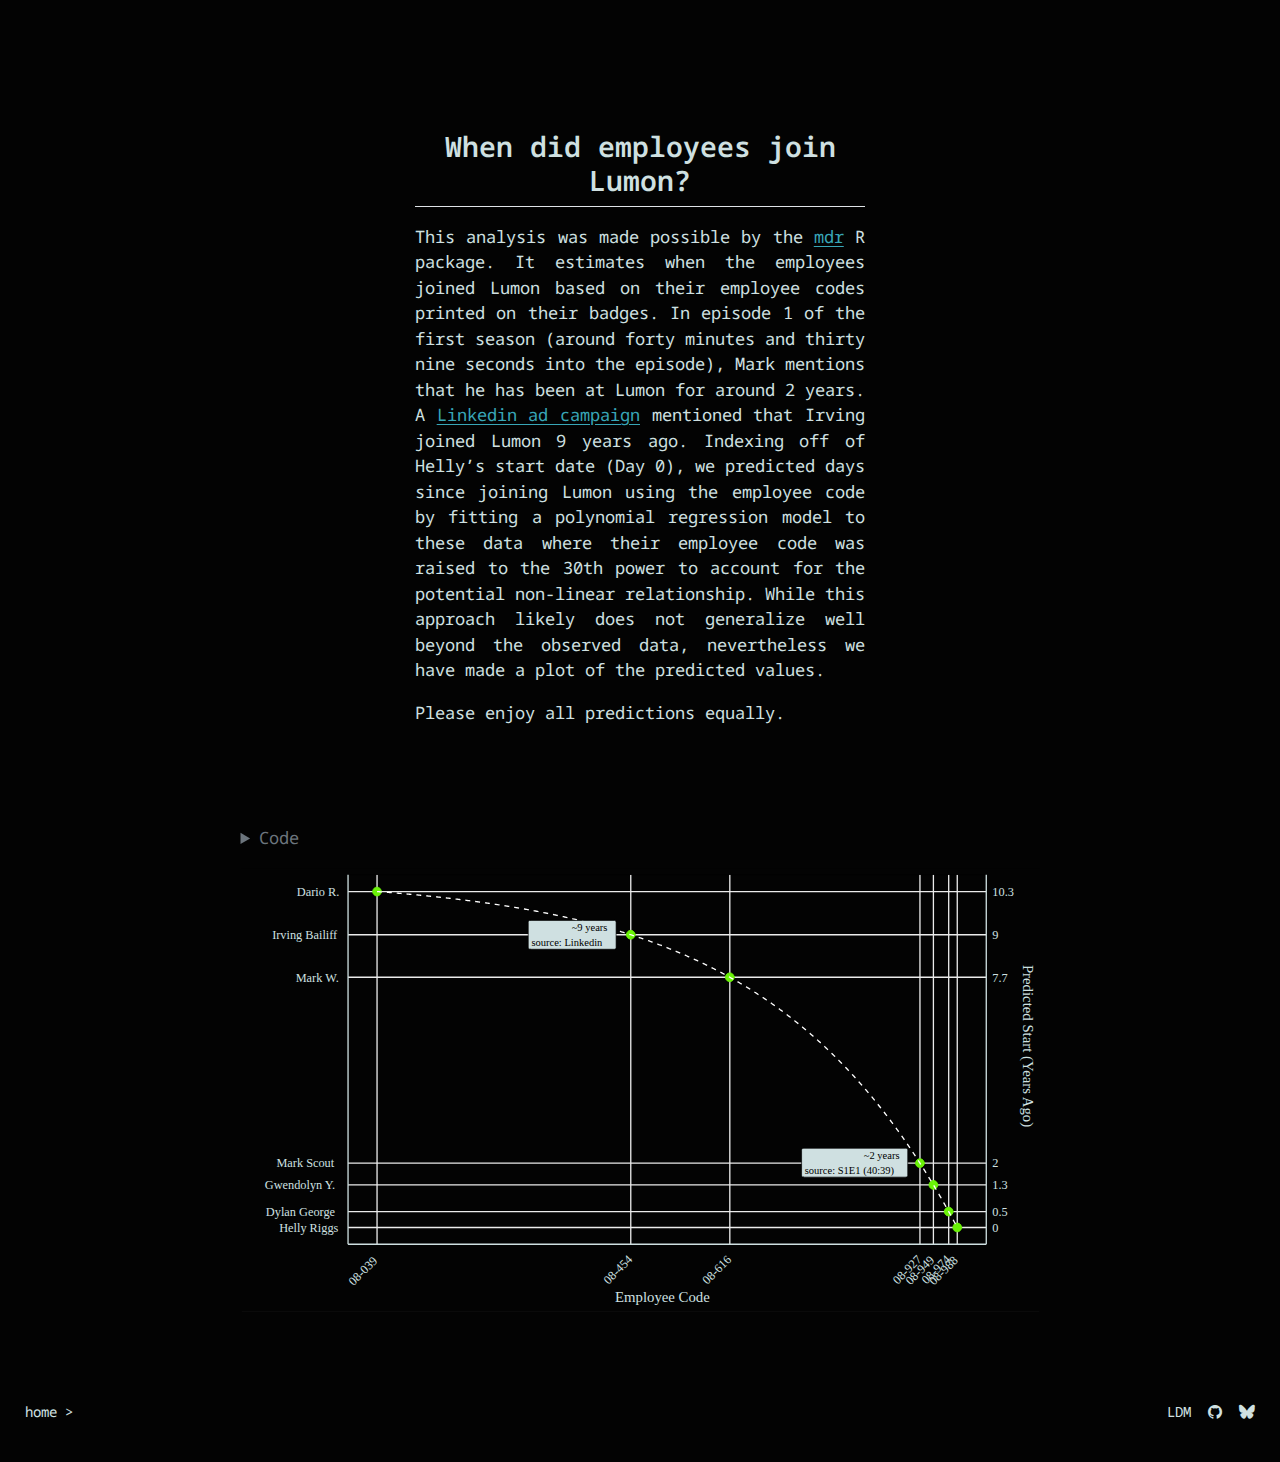
<file: analysis-badges/index.html>
<!DOCTYPE html>
<html xmlns="http://www.w3.org/1999/xhtml" lang="en" xml:lang="en"><head>

<meta charset="utf-8">
<meta name="generator" content="quarto-1.6.42">

<meta name="viewport" content="width=device-width, initial-scale=1.0, user-scalable=yes">


<title>index – MDR</title>
<style>
code{white-space: pre-wrap;}
span.smallcaps{font-variant: small-caps;}
div.columns{display: flex; gap: min(4vw, 1.5em);}
div.column{flex: auto; overflow-x: auto;}
div.hanging-indent{margin-left: 1.5em; text-indent: -1.5em;}
ul.task-list{list-style: none;}
ul.task-list li input[type="checkbox"] {
  width: 0.8em;
  margin: 0 0.8em 0.2em -1em; /* quarto-specific, see https://github.com/quarto-dev/quarto-cli/issues/4556 */ 
  vertical-align: middle;
}
/* CSS for syntax highlighting */
pre > code.sourceCode { white-space: pre; position: relative; }
pre > code.sourceCode > span { line-height: 1.25; }
pre > code.sourceCode > span:empty { height: 1.2em; }
.sourceCode { overflow: visible; }
code.sourceCode > span { color: inherit; text-decoration: inherit; }
div.sourceCode { margin: 1em 0; }
pre.sourceCode { margin: 0; }
@media screen {
div.sourceCode { overflow: auto; }
}
@media print {
pre > code.sourceCode { white-space: pre-wrap; }
pre > code.sourceCode > span { display: inline-block; text-indent: -5em; padding-left: 5em; }
}
pre.numberSource code
  { counter-reset: source-line 0; }
pre.numberSource code > span
  { position: relative; left: -4em; counter-increment: source-line; }
pre.numberSource code > span > a:first-child::before
  { content: counter(source-line);
    position: relative; left: -1em; text-align: right; vertical-align: baseline;
    border: none; display: inline-block;
    -webkit-touch-callout: none; -webkit-user-select: none;
    -khtml-user-select: none; -moz-user-select: none;
    -ms-user-select: none; user-select: none;
    padding: 0 4px; width: 4em;
  }
pre.numberSource { margin-left: 3em;  padding-left: 4px; }
div.sourceCode
  {   }
@media screen {
pre > code.sourceCode > span > a:first-child::before { text-decoration: underline; }
}
</style>


<script src="../site_libs/quarto-nav/quarto-nav.js"></script>
<script src="../site_libs/clipboard/clipboard.min.js"></script>
<script src="../site_libs/quarto-search/autocomplete.umd.js"></script>
<script src="../site_libs/quarto-search/fuse.min.js"></script>
<script src="../site_libs/quarto-search/quarto-search.js"></script>
<meta name="quarto:offset" content="../">
<script src="../site_libs/quarto-html/quarto.js"></script>
<script src="../site_libs/quarto-html/popper.min.js"></script>
<script src="../site_libs/quarto-html/tippy.umd.min.js"></script>
<link href="../site_libs/quarto-html/tippy.css" rel="stylesheet">
<link href="../site_libs/quarto-html/quarto-syntax-highlighting-dark-b53751a350365c71b6c909e95f209ed1.css" rel="stylesheet" id="quarto-text-highlighting-styles">
<script src="../site_libs/bootstrap/bootstrap.min.js"></script>
<link href="../site_libs/bootstrap/bootstrap-icons.css" rel="stylesheet">
<link href="../site_libs/bootstrap/bootstrap-087d0f28d2736a625d81cf10e22edd1d.min.css" rel="stylesheet" append-hash="true" id="quarto-bootstrap" data-mode="dark">
<link href="../site_libs/quarto-contrib/fontawesome6-1.2.0/all.min.css" rel="stylesheet">
<link href="../site_libs/quarto-contrib/fontawesome6-1.2.0/latex-fontsize.css" rel="stylesheet">
<script id="quarto-search-options" type="application/json">{
  "location": "sidebar",
  "copy-button": false,
  "collapse-after": 3,
  "panel-placement": "start",
  "type": "textbox",
  "limit": 50,
  "keyboard-shortcut": [
    "f",
    "/",
    "s"
  ],
  "show-item-context": false,
  "language": {
    "search-no-results-text": "No results",
    "search-matching-documents-text": "matching documents",
    "search-copy-link-title": "Copy link to search",
    "search-hide-matches-text": "Hide additional matches",
    "search-more-match-text": "more match in this document",
    "search-more-matches-text": "more matches in this document",
    "search-clear-button-title": "Clear",
    "search-text-placeholder": "",
    "search-detached-cancel-button-title": "Cancel",
    "search-submit-button-title": "Submit",
    "search-label": "Search"
  }
}</script>
<script src="../site_libs/htmlwidgets-1.6.4/htmlwidgets.js"></script>
<script src="../site_libs/d3-bundle-5.16.0/d3-bundle.min.js"></script>
<script src="../site_libs/d3-lasso-0.0.5/d3-lasso.min.js"></script>
<script src="../site_libs/save-svg-as-png-1.4.17/save-svg-as-png.min.js"></script>
<script src="../site_libs/flatbush-4.4.0/flatbush.min.js"></script>
<link href="../site_libs/ggiraphjs-0.8.10/ggiraphjs.min.css" rel="stylesheet">
<script src="../site_libs/ggiraphjs-0.8.10/ggiraphjs.min.js"></script>
<script src="../site_libs/girafe-binding-0.8.12/girafe.js"></script>


</head>

<body class="fullcontent">

<div id="quarto-search-results"></div>
<!-- content -->
<div id="quarto-content" class="quarto-container page-columns page-rows-contents page-layout-article">
<!-- sidebar -->
<!-- margin-sidebar -->
    
<!-- main -->
<main class="content" id="quarto-document-content"><header id="title-block-header" class="quarto-title-block"></header>
<script> document.addEventListener("DOMContentLoaded", function () {
document.querySelectorAll(".spoiler").forEach(spoiler => {
 spoiler.addEventListener("click", function () {
    this.classList.toggle("revealed");
   });
  });
  });
 </script>




<center>
<section id="when-did-employees-join-lumon" class="level2 text">
<h2 data-anchor-id="when-did-employees-join-lumon">When did employees join Lumon?</h2>
<p>This analysis was made possible by the <a href="https://lucymcgowan.github.io/mdr">mdr</a> R package. It estimates when the employees joined Lumon based on their employee codes printed on their badges. In episode 1 of the first season (around forty minutes and thirty nine seconds into the episode), Mark mentions that he has been at Lumon for around 2 years. A <a href="https://www.linkedin.com/posts/lumon-industries_ad-activity-6900481932296114177-8rlD">Linkedin ad campaign</a> mentioned that Irving joined Lumon 9 years ago. Indexing off of Helly’s start date (Day 0), we predicted days since joining Lumon using the employee code by fitting a polynomial regression model to these data where their employee code was raised to the 30th power to account for the potential non-linear relationship. While this approach likely does not generalize well beyond the observed data, nevertheless we have made a plot of the predicted values.</p>
<p>Please enjoy all predictions equally.</p>
</section>
</center>
<div class="cell" data-layout-align="center">
<details class="code-fold">
<summary>Code</summary>
<div class="sourceCode cell-code" id="cb1"><pre class="sourceCode r code-with-copy"><code class="sourceCode r"><span id="cb1-1"><a href="#cb1-1" aria-hidden="true" tabindex="-1"></a><span class="fu">library</span>(mdr)</span>
<span id="cb1-2"><a href="#cb1-2" aria-hidden="true" tabindex="-1"></a><span class="fu">library</span>(tidyverse)</span>
<span id="cb1-3"><a href="#cb1-3" aria-hidden="true" tabindex="-1"></a><span class="fu">library</span>(ggiraph)</span>
<span id="cb1-4"><a href="#cb1-4" aria-hidden="true" tabindex="-1"></a></span>
<span id="cb1-5"><a href="#cb1-5" aria-hidden="true" tabindex="-1"></a>preds <span class="ot">&lt;-</span> <span class="fu">tibble</span>(<span class="at">id_numeric =</span> <span class="dv">8039</span><span class="sc">:</span><span class="dv">8988</span>)</span>
<span id="cb1-6"><a href="#cb1-6" aria-hidden="true" tabindex="-1"></a></span>
<span id="cb1-7"><a href="#cb1-7" aria-hidden="true" tabindex="-1"></a>preds<span class="sc">$</span>joined_predicted <span class="ot">&lt;-</span> <span class="fu">lm</span>(joined <span class="sc">~</span> <span class="fu">I</span>(id_numeric<span class="sc">^</span><span class="dv">30</span>), badges) <span class="sc">|&gt;</span></span>
<span id="cb1-8"><a href="#cb1-8" aria-hidden="true" tabindex="-1"></a>  <span class="fu">predict</span>(<span class="at">newdata =</span> preds)</span>
<span id="cb1-9"><a href="#cb1-9" aria-hidden="true" tabindex="-1"></a></span>
<span id="cb1-10"><a href="#cb1-10" aria-hidden="true" tabindex="-1"></a>p <span class="ot">&lt;-</span> <span class="fu">ggplot</span>(badges, </span>
<span id="cb1-11"><a href="#cb1-11" aria-hidden="true" tabindex="-1"></a>            <span class="fu">aes</span>(<span class="at">x =</span> id_numeric,</span>
<span id="cb1-12"><a href="#cb1-12" aria-hidden="true" tabindex="-1"></a>                <span class="at">y =</span> joined_predicted,</span>
<span id="cb1-13"><a href="#cb1-13" aria-hidden="true" tabindex="-1"></a>                <span class="at">tooltip =</span> glue<span class="sc">::</span><span class="fu">glue</span>(<span class="st">"test"</span>))) <span class="sc">+</span></span>
<span id="cb1-14"><a href="#cb1-14" aria-hidden="true" tabindex="-1"></a>  <span class="fu">geom_point_interactive</span>(<span class="fu">aes</span>(<span class="at">tooltip =</span> glue<span class="sc">::</span><span class="fu">glue</span>(<span class="st">"{name}&lt;br&gt;employee code: {id}&lt;br&gt;predicted start: {round(joined_predicted / 365, 1)} years ago"</span>)),</span>
<span id="cb1-15"><a href="#cb1-15" aria-hidden="true" tabindex="-1"></a>                         <span class="at">color =</span> <span class="st">"#6AF307"</span>,</span>
<span id="cb1-16"><a href="#cb1-16" aria-hidden="true" tabindex="-1"></a>                         <span class="at">size =</span> <span class="dv">3</span>) <span class="sc">+</span></span>
<span id="cb1-17"><a href="#cb1-17" aria-hidden="true" tabindex="-1"></a>  <span class="fu">geom_line</span>(<span class="at">data =</span> preds, <span class="fu">aes</span>(<span class="at">y =</span> joined_predicted), <span class="at">color =</span> <span class="st">"white"</span>,</span>
<span id="cb1-18"><a href="#cb1-18" aria-hidden="true" tabindex="-1"></a>            <span class="at">linetype =</span> <span class="st">"dashed"</span>) <span class="sc">+</span> </span>
<span id="cb1-19"><a href="#cb1-19" aria-hidden="true" tabindex="-1"></a>  <span class="fu">scale_y_continuous</span>(</span>
<span id="cb1-20"><a href="#cb1-20" aria-hidden="true" tabindex="-1"></a>    <span class="at">breaks =</span> badges<span class="sc">$</span>joined_predicted,</span>
<span id="cb1-21"><a href="#cb1-21" aria-hidden="true" tabindex="-1"></a>    <span class="at">labels =</span> badges<span class="sc">$</span>name[<span class="fu">order</span>(badges<span class="sc">$</span>joined_predicted, <span class="at">decreasing =</span> <span class="cn">TRUE</span>)],</span>
<span id="cb1-22"><a href="#cb1-22" aria-hidden="true" tabindex="-1"></a>    <span class="at">sec.axis =</span> <span class="fu">sec_axis</span>(<span class="sc">~</span> ., <span class="at">breaks =</span> badges<span class="sc">$</span>joined_predicted,</span>
<span id="cb1-23"><a href="#cb1-23" aria-hidden="true" tabindex="-1"></a>                        <span class="at">labels =</span> <span class="fu">round</span>(badges<span class="sc">$</span>joined_predicted <span class="sc">/</span> <span class="dv">365</span>, <span class="dv">1</span>),</span>
<span id="cb1-24"><a href="#cb1-24" aria-hidden="true" tabindex="-1"></a>                        <span class="at">name =</span> <span class="st">"Predicted Start (Years Ago)"</span>)</span>
<span id="cb1-25"><a href="#cb1-25" aria-hidden="true" tabindex="-1"></a>  ) <span class="sc">+</span></span>
<span id="cb1-26"><a href="#cb1-26" aria-hidden="true" tabindex="-1"></a>  <span class="fu">scale_x_continuous</span>(</span>
<span id="cb1-27"><a href="#cb1-27" aria-hidden="true" tabindex="-1"></a>    <span class="at">breaks =</span> badges<span class="sc">$</span>id_numeric,</span>
<span id="cb1-28"><a href="#cb1-28" aria-hidden="true" tabindex="-1"></a>    <span class="at">labels =</span> <span class="cf">function</span>(x) glue<span class="sc">::</span><span class="fu">glue</span>(<span class="st">"08-{substr(x, 2, 4)}"</span>)</span>
<span id="cb1-29"><a href="#cb1-29" aria-hidden="true" tabindex="-1"></a>  ) <span class="sc">+</span></span>
<span id="cb1-30"><a href="#cb1-30" aria-hidden="true" tabindex="-1"></a>  <span class="fu">labs</span>(<span class="at">x =</span> <span class="st">"Employee Code"</span>, <span class="at">y =</span> <span class="st">""</span>) <span class="sc">+</span></span>
<span id="cb1-31"><a href="#cb1-31" aria-hidden="true" tabindex="-1"></a>  <span class="fu">annotate</span>(<span class="st">"label"</span>, <span class="at">x =</span> <span class="dv">8907</span>, <span class="at">y =</span> <span class="dv">365</span><span class="sc">*</span><span class="dv">2</span>,</span>
<span id="cb1-32"><a href="#cb1-32" aria-hidden="true" tabindex="-1"></a>           <span class="at">size =</span> <span class="dv">3</span>,</span>
<span id="cb1-33"><a href="#cb1-33" aria-hidden="true" tabindex="-1"></a>           <span class="at">label =</span> <span class="st">"~2 years</span><span class="sc">\n</span><span class="st">source: S1E1 (40:39)"</span>,</span>
<span id="cb1-34"><a href="#cb1-34" aria-hidden="true" tabindex="-1"></a>           <span class="at">hjust =</span> <span class="dv">1</span>,</span>
<span id="cb1-35"><a href="#cb1-35" aria-hidden="true" tabindex="-1"></a>           <span class="at">fill =</span> <span class="st">"#CFE0E1"</span>,</span>
<span id="cb1-36"><a href="#cb1-36" aria-hidden="true" tabindex="-1"></a>           <span class="at">family =</span> <span class="st">"mono"</span>) <span class="sc">+</span></span>
<span id="cb1-37"><a href="#cb1-37" aria-hidden="true" tabindex="-1"></a>  <span class="fu">annotate</span>(<span class="st">"label"</span>, <span class="at">x =</span> <span class="dv">8430</span>, <span class="at">y =</span> <span class="dv">365</span><span class="sc">*</span><span class="dv">9</span>,</span>
<span id="cb1-38"><a href="#cb1-38" aria-hidden="true" tabindex="-1"></a>           <span class="at">size =</span> <span class="dv">3</span>,</span>
<span id="cb1-39"><a href="#cb1-39" aria-hidden="true" tabindex="-1"></a>           <span class="at">label =</span> <span class="st">"~9 years</span><span class="sc">\n</span><span class="st">source: Linkedin"</span>,</span>
<span id="cb1-40"><a href="#cb1-40" aria-hidden="true" tabindex="-1"></a>           <span class="at">hjust =</span> <span class="dv">1</span>,</span>
<span id="cb1-41"><a href="#cb1-41" aria-hidden="true" tabindex="-1"></a>           <span class="at">fill =</span> <span class="st">"#CFE0E1"</span>,</span>
<span id="cb1-42"><a href="#cb1-42" aria-hidden="true" tabindex="-1"></a>           <span class="at">family =</span> <span class="st">"mono"</span>) <span class="sc">+</span></span>
<span id="cb1-43"><a href="#cb1-43" aria-hidden="true" tabindex="-1"></a>  <span class="fu">theme_mdr</span>() <span class="sc">+</span></span>
<span id="cb1-44"><a href="#cb1-44" aria-hidden="true" tabindex="-1"></a>  <span class="fu">theme</span>(</span>
<span id="cb1-45"><a href="#cb1-45" aria-hidden="true" tabindex="-1"></a>    <span class="at">panel.grid.minor =</span> <span class="fu">element_blank</span>(),</span>
<span id="cb1-46"><a href="#cb1-46" aria-hidden="true" tabindex="-1"></a>    <span class="at">axis.text.x =</span> <span class="fu">element_text</span>(<span class="at">angle =</span> <span class="dv">45</span>, <span class="at">hjust =</span> <span class="dv">1</span>)</span>
<span id="cb1-47"><a href="#cb1-47" aria-hidden="true" tabindex="-1"></a>  )</span>
<span id="cb1-48"><a href="#cb1-48" aria-hidden="true" tabindex="-1"></a></span>
<span id="cb1-49"><a href="#cb1-49" aria-hidden="true" tabindex="-1"></a>ggiraph<span class="sc">::</span><span class="fu">girafe</span>(<span class="at">ggobj =</span> p)</span></code><button title="Copy to Clipboard" class="code-copy-button"><i class="bi"></i></button></pre></div>
</details>
<div class="cell-output-display">
<div class="girafe html-widget html-fill-item" id="htmlwidget-12fe537ceabba0821ad2" style="width:100%;height:361px;"></div>
<script type="application/json" data-for="htmlwidget-12fe537ceabba0821ad2">{"x":{"html":"<?xml version=\"1.0\" encoding=\"UTF-8\"?>\n<svg xmlns='http://www.w3.org/2000/svg' xmlns:xlink='http://www.w3.org/1999/xlink' class='ggiraph-svg' role='graphics-document' id='svg_4b35e1e2_b341_48b7_8f6a_a480cb643413' viewBox='0 0 648 360'>\n <defs id='svg_4b35e1e2_b341_48b7_8f6a_a480cb643413_defs'>\n  <clipPath id='svg_4b35e1e2_b341_48b7_8f6a_a480cb643413_c1'>\n   <rect x='0' y='0' width='648' height='360'/>\n  <\/clipPath>\n  <clipPath id='svg_4b35e1e2_b341_48b7_8f6a_a480cb643413_c2'>\n   <rect x='86.81' y='5.48' width='517.62' height='299.7'/>\n  <\/clipPath>\n <\/defs>\n <g id='svg_4b35e1e2_b341_48b7_8f6a_a480cb643413_rootg' class='ggiraph-svg-rootg'>\n  <g clip-path='url(#svg_4b35e1e2_b341_48b7_8f6a_a480cb643413_c1)'>\n   <rect x='0' y='0' width='648' height='360' fill='#FFFFFF' fill-opacity='1' stroke='#FFFFFF' stroke-opacity='1' stroke-width='0.75' stroke-linejoin='round' stroke-linecap='round' class='ggiraph-svg-bg'/>\n   <rect x='0' y='0' width='648' height='360' fill='#030303' fill-opacity='1' stroke='#030303' stroke-opacity='1' stroke-width='1.07' stroke-linejoin='round' stroke-linecap='round'/>\n  <\/g>\n  <g clip-path='url(#svg_4b35e1e2_b341_48b7_8f6a_a480cb643413_c2)'>\n   <rect x='86.81' y='5.48' width='517.62' height='299.7' fill='#030303' fill-opacity='1' stroke='#030303' stroke-opacity='1' stroke-width='1.07' stroke-linejoin='round' stroke-linecap='round'/>\n   <polyline points='86.81,19.10 604.43,19.10' fill='none' stroke='#EBEBEB' stroke-opacity='1' stroke-width='1.07' stroke-linejoin='round' stroke-linecap='butt'/>\n   <polyline points='86.81,54.13 604.43,54.13' fill='none' stroke='#EBEBEB' stroke-opacity='1' stroke-width='1.07' stroke-linejoin='round' stroke-linecap='butt'/>\n   <polyline points='86.81,88.62 604.43,88.62' fill='none' stroke='#EBEBEB' stroke-opacity='1' stroke-width='1.07' stroke-linejoin='round' stroke-linecap='butt'/>\n   <polyline points='86.81,239.37 604.43,239.37' fill='none' stroke='#EBEBEB' stroke-opacity='1' stroke-width='1.07' stroke-linejoin='round' stroke-linecap='butt'/>\n   <polyline points='86.81,257.02 604.43,257.02' fill='none' stroke='#EBEBEB' stroke-opacity='1' stroke-width='1.07' stroke-linejoin='round' stroke-linecap='butt'/>\n   <polyline points='86.81,278.65 604.43,278.65' fill='none' stroke='#EBEBEB' stroke-opacity='1' stroke-width='1.07' stroke-linejoin='round' stroke-linecap='butt'/>\n   <polyline points='86.81,291.55 604.43,291.55' fill='none' stroke='#EBEBEB' stroke-opacity='1' stroke-width='1.07' stroke-linejoin='round' stroke-linecap='butt'/>\n   <polyline points='110.33,305.18 110.33,5.48' fill='none' stroke='#EBEBEB' stroke-opacity='1' stroke-width='1.07' stroke-linejoin='round' stroke-linecap='butt'/>\n   <polyline points='316.11,305.18 316.11,5.48' fill='none' stroke='#EBEBEB' stroke-opacity='1' stroke-width='1.07' stroke-linejoin='round' stroke-linecap='butt'/>\n   <polyline points='396.44,305.18 396.44,5.48' fill='none' stroke='#EBEBEB' stroke-opacity='1' stroke-width='1.07' stroke-linejoin='round' stroke-linecap='butt'/>\n   <polyline points='550.65,305.18 550.65,5.48' fill='none' stroke='#EBEBEB' stroke-opacity='1' stroke-width='1.07' stroke-linejoin='round' stroke-linecap='butt'/>\n   <polyline points='561.56,305.18 561.56,5.48' fill='none' stroke='#EBEBEB' stroke-opacity='1' stroke-width='1.07' stroke-linejoin='round' stroke-linecap='butt'/>\n   <polyline points='573.96,305.18 573.96,5.48' fill='none' stroke='#EBEBEB' stroke-opacity='1' stroke-width='1.07' stroke-linejoin='round' stroke-linecap='butt'/>\n   <polyline points='580.90,305.18 580.90,5.48' fill='none' stroke='#EBEBEB' stroke-opacity='1' stroke-width='1.07' stroke-linejoin='round' stroke-linecap='butt'/>\n   <circle id='svg_4b35e1e2_b341_48b7_8f6a_a480cb643413_e1' cx='110.33' cy='19.1' r='2.67pt' fill='#6AF307' fill-opacity='1' stroke='#6AF307' stroke-opacity='1' stroke-width='0.71' stroke-linejoin='round' stroke-linecap='round' title='Dario R.&amp;lt;br&amp;gt;employee code: 08-039&amp;lt;br&amp;gt;predicted start: 10.3 years ago'/>\n   <circle id='svg_4b35e1e2_b341_48b7_8f6a_a480cb643413_e2' cx='316.11' cy='54.13' r='2.67pt' fill='#6AF307' fill-opacity='1' stroke='#6AF307' stroke-opacity='1' stroke-width='0.71' stroke-linejoin='round' stroke-linecap='round' title='Irving Bailiff&amp;lt;br&amp;gt;employee code: 08-454&amp;lt;br&amp;gt;predicted start: 9 years ago'/>\n   <circle id='svg_4b35e1e2_b341_48b7_8f6a_a480cb643413_e3' cx='396.44' cy='88.62' r='2.67pt' fill='#6AF307' fill-opacity='1' stroke='#6AF307' stroke-opacity='1' stroke-width='0.71' stroke-linejoin='round' stroke-linecap='round' title='Mark W.&amp;lt;br&amp;gt;employee code: 08-616&amp;lt;br&amp;gt;predicted start: 7.7 years ago'/>\n   <circle id='svg_4b35e1e2_b341_48b7_8f6a_a480cb643413_e4' cx='550.65' cy='239.37' r='2.67pt' fill='#6AF307' fill-opacity='1' stroke='#6AF307' stroke-opacity='1' stroke-width='0.71' stroke-linejoin='round' stroke-linecap='round' title='Mark Scout&amp;lt;br&amp;gt;employee code: 08-927&amp;lt;br&amp;gt;predicted start: 2 years ago'/>\n   <circle id='svg_4b35e1e2_b341_48b7_8f6a_a480cb643413_e5' cx='561.56' cy='257.02' r='2.67pt' fill='#6AF307' fill-opacity='1' stroke='#6AF307' stroke-opacity='1' stroke-width='0.71' stroke-linejoin='round' stroke-linecap='round' title='Gwendolyn Y.&amp;lt;br&amp;gt;employee code: 08-949&amp;lt;br&amp;gt;predicted start: 1.3 years ago'/>\n   <circle id='svg_4b35e1e2_b341_48b7_8f6a_a480cb643413_e6' cx='573.96' cy='278.65' r='2.67pt' fill='#6AF307' fill-opacity='1' stroke='#6AF307' stroke-opacity='1' stroke-width='0.71' stroke-linejoin='round' stroke-linecap='round' title='Dylan George&amp;lt;br&amp;gt;employee code: 08-974&amp;lt;br&amp;gt;predicted start: 0.5 years ago'/>\n   <circle id='svg_4b35e1e2_b341_48b7_8f6a_a480cb643413_e7' cx='580.9' cy='291.55' r='2.67pt' fill='#6AF307' fill-opacity='1' stroke='#6AF307' stroke-opacity='1' stroke-width='0.71' stroke-linejoin='round' stroke-linecap='round' title='Helly Riggs&amp;lt;br&amp;gt;employee code: 08-988&amp;lt;br&amp;gt;predicted start: 0 years ago'/>\n   <polyline points='110.33,19.10 110.83,19.14 111.33,19.18 111.82,19.21 112.32,19.25 112.81,19.29 113.31,19.33 113.81,19.36 114.30,19.40 114.80,19.44 115.29,19.48 115.79,19.52 116.29,19.56 116.78,19.60 117.28,19.63 117.77,19.67 118.27,19.71 118.76,19.75 119.26,19.79 119.76,19.83 120.25,19.87 120.75,19.91 121.24,19.95 121.74,19.99 122.24,20.03 122.73,20.07 123.23,20.11 123.72,20.15 124.22,20.19 124.71,20.23 125.21,20.28 125.71,20.32 126.20,20.36 126.70,20.40 127.19,20.44 127.69,20.48 128.19,20.53 128.68,20.57 129.18,20.61 129.67,20.65 130.17,20.70 130.67,20.74 131.16,20.78 131.66,20.83 132.15,20.87 132.65,20.91 133.14,20.96 133.64,21.00 134.14,21.04 134.63,21.09 135.13,21.13 135.62,21.18 136.12,21.22 136.62,21.27 137.11,21.31 137.61,21.36 138.10,21.40 138.60,21.45 139.09,21.49 139.59,21.54 140.09,21.58 140.58,21.63 141.08,21.68 141.57,21.72 142.07,21.77 142.57,21.82 143.06,21.86 143.56,21.91 144.05,21.96 144.55,22.00 145.04,22.05 145.54,22.10 146.04,22.15 146.53,22.20 147.03,22.24 147.52,22.29 148.02,22.34 148.52,22.39 149.01,22.44 149.51,22.49 150.00,22.54 150.50,22.59 151.00,22.64 151.49,22.69 151.99,22.74 152.48,22.79 152.98,22.84 153.47,22.89 153.97,22.94 154.47,22.99 154.96,23.04 155.46,23.09 155.95,23.14 156.45,23.19 156.95,23.25 157.44,23.30 157.94,23.35 158.43,23.40 158.93,23.46 159.42,23.51 159.92,23.56 160.42,23.61 160.91,23.67 161.41,23.72 161.90,23.77 162.40,23.83 162.90,23.88 163.39,23.94 163.89,23.99 164.38,24.05 164.88,24.10 165.37,24.16 165.87,24.21 166.37,24.27 166.86,24.32 167.36,24.38 167.85,24.43 168.35,24.49 168.85,24.55 169.34,24.60 169.84,24.66 170.33,24.72 170.83,24.78 171.33,24.83 171.82,24.89 172.32,24.95 172.81,25.01 173.31,25.06 173.80,25.12 174.30,25.18 174.80,25.24 175.29,25.30 175.79,25.36 176.28,25.42 176.78,25.48 177.28,25.54 177.77,25.60 178.27,25.66 178.76,25.72 179.26,25.78 179.75,25.84 180.25,25.90 180.75,25.96 181.24,26.03 181.74,26.09 182.23,26.15 182.73,26.21 183.23,26.27 183.72,26.34 184.22,26.40 184.71,26.46 185.21,26.53 185.70,26.59 186.20,26.65 186.70,26.72 187.19,26.78 187.69,26.85 188.18,26.91 188.68,26.98 189.18,27.04 189.67,27.11 190.17,27.17 190.66,27.24 191.16,27.31 191.66,27.37 192.15,27.44 192.65,27.51 193.14,27.57 193.64,27.64 194.13,27.71 194.63,27.78 195.13,27.84 195.62,27.91 196.12,27.98 196.61,28.05 197.11,28.12 197.61,28.19 198.10,28.26 198.60,28.33 199.09,28.40 199.59,28.47 200.08,28.54 200.58,28.61 201.08,28.68 201.57,28.75 202.07,28.82 202.56,28.90 203.06,28.97 203.56,29.04 204.05,29.11 204.55,29.19 205.04,29.26 205.54,29.33 206.03,29.41 206.53,29.48 207.03,29.55 207.52,29.63 208.02,29.70 208.51,29.78 209.01,29.85 209.51,29.93 210.00,30.00 210.50,30.08 210.99,30.16 211.49,30.23 211.99,30.31 212.48,30.39 212.98,30.46 213.47,30.54 213.97,30.62 214.46,30.70 214.96,30.78 215.46,30.85 215.95,30.93 216.45,31.01 216.94,31.09 217.44,31.17 217.94,31.25 218.43,31.33 218.93,31.41 219.42,31.49 219.92,31.58 220.41,31.66 220.91,31.74 221.41,31.82 221.90,31.90 222.40,31.99 222.89,32.07 223.39,32.15 223.89,32.24 224.38,32.32 224.88,32.40 225.37,32.49 225.87,32.57 226.36,32.66 226.86,32.74 227.36,32.83 227.85,32.92 228.35,33.00 228.84,33.09 229.34,33.17 229.84,33.26 230.33,33.35 230.83,33.44 231.32,33.53 231.82,33.61 232.32,33.70 232.81,33.79 233.31,33.88 233.80,33.97 234.30,34.06 234.79,34.15 235.29,34.24 235.79,34.33 236.28,34.42 236.78,34.51 237.27,34.61 237.77,34.70 238.27,34.79 238.76,34.88 239.26,34.98 239.75,35.07 240.25,35.16 240.74,35.26 241.24,35.35 241.74,35.45 242.23,35.54 242.73,35.64 243.22,35.73 243.72,35.83 244.22,35.93 244.71,36.02 245.21,36.12 245.70,36.22 246.20,36.32 246.70,36.41 247.19,36.51 247.69,36.61 248.18,36.71 248.68,36.81 249.17,36.91 249.67,37.01 250.17,37.11 250.66,37.21 251.16,37.31 251.65,37.41 252.15,37.52 252.65,37.62 253.14,37.72 253.64,37.82 254.13,37.93 254.63,38.03 255.12,38.13 255.62,38.24 256.12,38.34 256.61,38.45 257.11,38.55 257.60,38.66 258.10,38.77 258.60,38.87 259.09,38.98 259.59,39.09 260.08,39.20 260.58,39.30 261.07,39.41 261.57,39.52 262.07,39.63 262.56,39.74 263.06,39.85 263.55,39.96 264.05,40.07 264.55,40.18 265.04,40.30 265.54,40.41 266.03,40.52 266.53,40.63 267.03,40.75 267.52,40.86 268.02,40.97 268.51,41.09 269.01,41.20 269.50,41.32 270.00,41.43 270.50,41.55 270.99,41.67 271.49,41.78 271.98,41.90 272.48,42.02 272.98,42.13 273.47,42.25 273.97,42.37 274.46,42.49 274.96,42.61 275.45,42.73 275.95,42.85 276.45,42.97 276.94,43.09 277.44,43.22 277.93,43.34 278.43,43.46 278.93,43.58 279.42,43.71 279.92,43.83 280.41,43.95 280.91,44.08 281.40,44.20 281.90,44.33 282.40,44.46 282.89,44.58 283.39,44.71 283.88,44.84 284.38,44.96 284.88,45.09 285.37,45.22 285.87,45.35 286.36,45.48 286.86,45.61 287.36,45.74 287.85,45.87 288.35,46.00 288.84,46.13 289.34,46.27 289.83,46.40 290.33,46.53 290.83,46.67 291.32,46.80 291.82,46.93 292.31,47.07 292.81,47.21 293.31,47.34 293.80,47.48 294.30,47.61 294.79,47.75 295.29,47.89 295.78,48.03 296.28,48.17 296.78,48.31 297.27,48.45 297.77,48.59 298.26,48.73 298.76,48.87 299.26,49.01 299.75,49.15 300.25,49.29 300.74,49.44 301.24,49.58 301.73,49.73 302.23,49.87 302.73,50.02 303.22,50.16 303.72,50.31 304.21,50.45 304.71,50.60 305.21,50.75 305.70,50.90 306.20,51.05 306.69,51.19 307.19,51.34 307.69,51.49 308.18,51.65 308.68,51.80 309.17,51.95 309.67,52.10 310.16,52.25 310.66,52.41 311.16,52.56 311.65,52.72 312.15,52.87 312.64,53.03 313.14,53.18 313.64,53.34 314.13,53.50 314.63,53.65 315.12,53.81 315.62,53.97 316.11,54.13 316.61,54.29 317.11,54.45 317.60,54.61 318.10,54.77 318.59,54.93 319.09,55.10 319.59,55.26 320.08,55.42 320.58,55.59 321.07,55.75 321.57,55.92 322.06,56.08 322.56,56.25 323.06,56.42 323.55,56.59 324.05,56.75 324.54,56.92 325.04,57.09 325.54,57.26 326.03,57.43 326.53,57.60 327.02,57.78 327.52,57.95 328.02,58.12 328.51,58.29 329.01,58.47 329.50,58.64 330.00,58.82 330.49,58.99 330.99,59.17 331.49,59.35 331.98,59.53 332.48,59.70 332.97,59.88 333.47,60.06 333.97,60.24 334.46,60.42 334.96,60.60 335.45,60.79 335.95,60.97 336.44,61.15 336.94,61.34 337.44,61.52 337.93,61.71 338.43,61.89 338.92,62.08 339.42,62.26 339.92,62.45 340.41,62.64 340.91,62.83 341.40,63.02 341.90,63.21 342.39,63.40 342.89,63.59 343.39,63.78 343.88,63.98 344.38,64.17 344.87,64.37 345.37,64.56 345.87,64.76 346.36,64.95 346.86,65.15 347.35,65.35 347.85,65.54 348.35,65.74 348.84,65.94 349.34,66.14 349.83,66.34 350.33,66.55 350.82,66.75 351.32,66.95 351.82,67.15 352.31,67.36 352.81,67.56 353.30,67.77 353.80,67.98 354.30,68.18 354.79,68.39 355.29,68.60 355.78,68.81 356.28,69.02 356.77,69.23 357.27,69.44 357.77,69.65 358.26,69.87 358.76,70.08 359.25,70.29 359.75,70.51 360.25,70.73 360.74,70.94 361.24,71.16 361.73,71.38 362.23,71.60 362.72,71.82 363.22,72.04 363.72,72.26 364.21,72.48 364.71,72.70 365.20,72.92 365.70,73.15 366.20,73.37 366.69,73.60 367.19,73.82 367.68,74.05 368.18,74.28 368.68,74.51 369.17,74.74 369.67,74.97 370.16,75.20 370.66,75.43 371.15,75.66 371.65,75.90 372.15,76.13 372.64,76.36 373.14,76.60 373.63,76.84 374.13,77.07 374.63,77.31 375.12,77.55 375.62,77.79 376.11,78.03 376.61,78.27 377.10,78.51 377.60,78.76 378.10,79.00 378.59,79.25 379.09,79.49 379.58,79.74 380.08,79.98 380.58,80.23 381.07,80.48 381.57,80.73 382.06,80.98 382.56,81.23 383.06,81.49 383.55,81.74 384.05,81.99 384.54,82.25 385.04,82.50 385.53,82.76 386.03,83.02 386.53,83.27 387.02,83.53 387.52,83.79 388.01,84.05 388.51,84.32 389.01,84.58 389.50,84.84 390.00,85.11 390.49,85.37 390.99,85.64 391.48,85.90 391.98,86.17 392.48,86.44 392.97,86.71 393.47,86.98 393.96,87.25 394.46,87.53 394.96,87.80 395.45,88.07 395.95,88.35 396.44,88.62 396.94,88.90 397.43,89.18 397.93,89.46 398.43,89.74 398.92,90.02 399.42,90.30 399.91,90.58 400.41,90.87 400.91,91.15 401.40,91.44 401.90,91.73 402.39,92.01 402.89,92.30 403.39,92.59 403.88,92.88 404.38,93.17 404.87,93.47 405.37,93.76 405.86,94.05 406.36,94.35 406.86,94.64 407.35,94.94 407.85,95.24 408.34,95.54 408.84,95.84 409.34,96.14 409.83,96.44 410.33,96.75 410.82,97.05 411.32,97.36 411.81,97.66 412.31,97.97 412.81,98.28 413.30,98.59 413.80,98.90 414.29,99.21 414.79,99.52 415.29,99.84 415.78,100.15 416.28,100.47 416.77,100.79 417.27,101.10 417.76,101.42 418.26,101.74 418.76,102.06 419.25,102.39 419.75,102.71 420.24,103.03 420.74,103.36 421.24,103.69 421.73,104.01 422.23,104.34 422.72,104.67 423.22,105.00 423.72,105.34 424.21,105.67 424.71,106.00 425.20,106.34 425.70,106.68 426.19,107.01 426.69,107.35 427.19,107.69 427.68,108.03 428.18,108.38 428.67,108.72 429.17,109.06 429.67,109.41 430.16,109.76 430.66,110.11 431.15,110.45 431.65,110.81 432.14,111.16 432.64,111.51 433.14,111.86 433.63,112.22 434.13,112.57 434.62,112.93 435.12,113.29 435.62,113.65 436.11,114.01 436.61,114.37 437.10,114.74 437.60,115.10 438.09,115.47 438.59,115.84 439.09,116.20 439.58,116.57 440.08,116.94 440.57,117.32 441.07,117.69 441.57,118.06 442.06,118.44 442.56,118.82 443.05,119.20 443.55,119.58 444.05,119.96 444.54,120.34 445.04,120.72 445.53,121.11 446.03,121.49 446.52,121.88 447.02,122.27 447.52,122.66 448.01,123.05 448.51,123.44 449.00,123.84 449.50,124.23 450.00,124.63 450.49,125.02 450.99,125.42 451.48,125.82 451.98,126.23 452.47,126.63 452.97,127.03 453.47,127.44 453.96,127.85 454.46,128.25 454.95,128.66 455.45,129.07 455.95,129.49 456.44,129.90 456.94,130.32 457.43,130.73 457.93,131.15 458.42,131.57 458.92,131.99 459.42,132.41 459.91,132.84 460.41,133.26 460.90,133.69 461.40,134.12 461.90,134.55 462.39,134.98 462.89,135.41 463.38,135.84 463.88,136.28 464.38,136.71 464.87,137.15 465.37,137.59 465.86,138.03 466.36,138.47 466.85,138.92 467.35,139.36 467.85,139.81 468.34,140.26 468.84,140.71 469.33,141.16 469.83,141.61 470.33,142.06 470.82,142.52 471.32,142.98 471.81,143.44 472.31,143.90 472.80,144.36 473.30,144.82 473.80,145.29 474.29,145.75 474.79,146.22 475.28,146.69 475.78,147.16 476.28,147.63 476.77,148.11 477.27,148.58 477.76,149.06 478.26,149.54 478.75,150.02 479.25,150.50 479.75,150.98 480.24,151.47 480.74,151.96 481.23,152.44 481.73,152.93 482.23,153.43 482.72,153.92 483.22,154.41 483.71,154.91 484.21,155.41 484.71,155.91 485.20,156.41 485.70,156.91 486.19,157.42 486.69,157.92 487.18,158.43 487.68,158.94 488.18,159.45 488.67,159.97 489.17,160.48 489.66,161.00 490.16,161.52 490.66,162.04 491.15,162.56 491.65,163.08 492.14,163.61 492.64,164.13 493.13,164.66 493.63,165.19 494.13,165.72 494.62,166.26 495.12,166.79 495.61,167.33 496.11,167.87 496.61,168.41 497.10,168.95 497.60,169.50 498.09,170.04 498.59,170.59 499.09,171.14 499.58,171.69 500.08,172.25 500.57,172.80 501.07,173.36 501.56,173.92 502.06,174.48 502.56,175.04 503.05,175.60 503.55,176.17 504.04,176.74 504.54,177.31 505.04,177.88 505.53,178.46 506.03,179.03 506.52,179.61 507.02,180.19 507.51,180.77 508.01,181.35 508.51,181.94 509.00,182.53 509.50,183.11 509.99,183.71 510.49,184.30 510.99,184.89 511.48,185.49 511.98,186.09 512.47,186.69 512.97,187.29 513.46,187.90 513.96,188.50 514.46,189.11 514.95,189.72 515.45,190.34 515.94,190.95 516.44,191.57 516.94,192.19 517.43,192.81 517.93,193.43 518.42,194.05 518.92,194.68 519.42,195.31 519.91,195.94 520.41,196.57 520.90,197.21 521.40,197.85 521.89,198.49 522.39,199.13 522.89,199.77 523.38,200.42 523.88,201.06 524.37,201.71 524.87,202.37 525.37,203.02 525.86,203.68 526.36,204.34 526.85,205.00 527.35,205.66 527.84,206.32 528.34,206.99 528.84,207.66 529.33,208.33 529.83,209.00 530.32,209.68 530.82,210.36 531.32,211.04 531.81,211.72 532.31,212.41 532.80,213.09 533.30,213.78 533.79,214.47 534.29,215.17 534.79,215.86 535.28,216.56 535.78,217.26 536.27,217.96 536.77,218.67 537.27,219.38 537.76,220.09 538.26,220.80 538.75,221.51 539.25,222.23 539.75,222.95 540.24,223.67 540.74,224.39 541.23,225.12 541.73,225.85 542.22,226.58 542.72,227.31 543.22,228.05 543.71,228.79 544.21,229.53 544.70,230.27 545.20,231.01 545.70,231.76 546.19,232.51 546.69,233.27 547.18,234.02 547.68,234.78 548.17,235.54 548.67,236.30 549.17,237.06 549.66,237.83 550.16,238.60 550.65,239.37 551.15,240.15 551.65,240.93 552.14,241.71 552.64,242.49 553.13,243.27 553.63,244.06 554.12,244.85 554.62,245.64 555.12,246.44 555.61,247.24 556.11,248.04 556.60,248.84 557.10,249.65 557.60,250.46 558.09,251.27 558.59,252.08 559.08,252.90 559.58,253.71 560.08,254.54 560.57,255.36 561.07,256.19 561.56,257.02 562.06,257.85 562.55,258.68 563.05,259.52 563.55,260.36 564.04,261.20 564.54,262.05 565.03,262.90 565.53,263.75 566.03,264.60 566.52,265.46 567.02,266.32 567.51,267.18 568.01,268.05 568.50,268.92 569.00,269.79 569.50,270.66 569.99,271.54 570.49,272.42 570.98,273.30 571.48,274.18 571.98,275.07 572.47,275.96 572.97,276.86 573.46,277.75 573.96,278.65 574.45,279.55 574.95,280.46 575.45,281.37 575.94,282.28 576.44,283.19 576.93,284.11 577.43,285.03 577.93,285.95 578.42,286.88 578.92,287.81 579.41,288.74 579.91,289.67 580.41,290.61 580.90,291.55' fill='none' stroke='#FFFFFF' stroke-opacity='1' stroke-width='1.07' stroke-dasharray='4,4' stroke-linejoin='round' stroke-linecap='butt'/>\n   <polygon points='456.19,250.72 539.20,250.72 539.14,250.72 539.39,250.71 539.63,250.66 539.86,250.57 540.07,250.45 540.26,250.29 540.43,250.10 540.56,249.90 540.66,249.67 540.72,249.43 540.74,249.18 540.74,249.18 540.74,228.86 540.74,228.86 540.72,228.62 540.66,228.38 540.56,228.15 540.43,227.94 540.26,227.76 540.07,227.60 539.86,227.48 539.63,227.39 539.39,227.34 539.20,227.33 456.19,227.33 456.37,227.34 456.13,227.33 455.88,227.36 455.64,227.43 455.42,227.53 455.22,227.67 455.04,227.85 454.89,228.04 454.77,228.26 454.70,228.50 454.66,228.74 454.65,228.86 454.65,249.18 454.66,249.06 454.66,249.30 454.70,249.55 454.77,249.78 454.89,250.00 455.04,250.20 455.22,250.37 455.42,250.51 455.64,250.62 455.88,250.69 456.13,250.72' fill='#CFE0E1' fill-opacity='1' stroke='#000000' stroke-opacity='1' stroke-width='0.53' stroke-linejoin='round' stroke-linecap='round'/>\n   <text x='505.04' y='235.87' font-size='6.4pt' font-family='Krub'>~2 years<\/text>\n   <text x='457.21' y='248.16' font-size='6.4pt' font-family='Krub'>source: S1E1 (40:39)<\/text>\n   <polygon points='234.50,65.90 302.68,65.90 302.62,65.90 302.86,65.89 303.11,65.84 303.34,65.75 303.55,65.63 303.74,65.47 303.91,65.29 304.04,65.08 304.14,64.85 304.19,64.61 304.21,64.36 304.21,64.36 304.21,44.05 304.21,44.05 304.19,43.80 304.14,43.56 304.04,43.33 303.91,43.13 303.74,42.94 303.55,42.78 303.34,42.66 303.11,42.57 302.86,42.52 302.68,42.51 234.50,42.51 234.68,42.52 234.44,42.51 234.19,42.54 233.95,42.61 233.73,42.72 233.53,42.86 233.35,43.03 233.20,43.23 233.08,43.45 233.01,43.68 232.97,43.92 232.96,44.05 232.96,64.36 232.97,64.24 232.97,64.49 233.01,64.73 233.08,64.97 233.20,65.19 233.35,65.38 233.53,65.55 233.73,65.70 233.95,65.80 234.19,65.87 234.44,65.90' fill='#CFE0E1' fill-opacity='1' stroke='#000000' stroke-opacity='1' stroke-width='0.53' stroke-linejoin='round' stroke-linecap='round'/>\n   <text x='268.17' y='51.05' font-size='6.4pt' font-family='Krub'>~9 years<\/text>\n   <text x='235.52' y='63.34' font-size='6.4pt' font-family='Krub'>source: Linkedin<\/text>\n  <\/g>\n  <g clip-path='url(#svg_4b35e1e2_b341_48b7_8f6a_a480cb643413_c1)'>\n   <polyline points='86.81,305.18 86.81,5.48' fill='none' stroke='#CFE0E1' stroke-opacity='1' stroke-width='1.07' stroke-linejoin='round' stroke-linecap='butt'/>\n   <text x='45.26' y='22.6' font-size='7.5pt' font-family='Krub' fill='#CFE0E1' fill-opacity='1'>Dario R.<\/text>\n   <text x='25.25' y='57.63' font-size='7.5pt' font-family='Krub' fill='#CFE0E1' fill-opacity='1'>Irving Bailiff<\/text>\n   <text x='44.31' y='92.13' font-size='7.5pt' font-family='Krub' fill='#CFE0E1' fill-opacity='1'>Mark W.<\/text>\n   <text x='28.71' y='242.88' font-size='7.5pt' font-family='Krub' fill='#CFE0E1' fill-opacity='1'>Mark Scout<\/text>\n   <text x='19.26' y='260.52' font-size='7.5pt' font-family='Krub' fill='#CFE0E1' fill-opacity='1'>Gwendolyn Y.<\/text>\n   <text x='20.17' y='282.15' font-size='7.5pt' font-family='Krub' fill='#CFE0E1' fill-opacity='1'>Dylan George<\/text>\n   <text x='30.96' y='295.06' font-size='7.5pt' font-family='Krub' fill='#CFE0E1' fill-opacity='1'>Helly Riggs<\/text>\n   <polyline points='604.43,305.18 604.43,5.48' fill='none' stroke='#CFE0E1' stroke-opacity='1' stroke-width='1.07' stroke-linejoin='round' stroke-linecap='butt'/>\n   <text x='609.36' y='22.6' font-size='7.5pt' font-family='Krub' fill='#CFE0E1' fill-opacity='1'>10.3<\/text>\n   <text x='609.36' y='57.63' font-size='7.5pt' font-family='Krub' fill='#CFE0E1' fill-opacity='1'>9<\/text>\n   <text x='609.36' y='92.13' font-size='7.5pt' font-family='Krub' fill='#CFE0E1' fill-opacity='1'>7.7<\/text>\n   <text x='609.36' y='242.88' font-size='7.5pt' font-family='Krub' fill='#CFE0E1' fill-opacity='1'>2<\/text>\n   <text x='609.36' y='260.52' font-size='7.5pt' font-family='Krub' fill='#CFE0E1' fill-opacity='1'>1.3<\/text>\n   <text x='609.36' y='282.15' font-size='7.5pt' font-family='Krub' fill='#CFE0E1' fill-opacity='1'>0.5<\/text>\n   <text x='609.36' y='295.06' font-size='7.5pt' font-family='Krub' fill='#CFE0E1' fill-opacity='1'>0<\/text>\n   <polyline points='86.81,305.18 604.43,305.18' fill='none' stroke='#CFE0E1' stroke-opacity='1' stroke-width='1.07' stroke-linejoin='round' stroke-linecap='butt'/>\n   <text transform='translate(91.17,339.18) rotate(-45.00)' font-size='7.5pt' font-family='Krub' fill='#CFE0E1' fill-opacity='1'>08-039<\/text>\n   <text transform='translate(297.99,338.14) rotate(-45.00)' font-size='7.5pt' font-family='Krub' fill='#CFE0E1' fill-opacity='1'>08-454<\/text>\n   <text transform='translate(378.23,338.23) rotate(-45.00)' font-size='7.5pt' font-family='Krub' fill='#CFE0E1' fill-opacity='1'>08-616<\/text>\n   <text transform='translate(532.56,338.11) rotate(-45.00)' font-size='7.5pt' font-family='Krub' fill='#CFE0E1' fill-opacity='1'>08-927<\/text>\n   <text transform='translate(542.90,338.67) rotate(-45.00)' font-size='7.5pt' font-family='Krub' fill='#CFE0E1' fill-opacity='1'>08-949<\/text>\n   <text transform='translate(555.97,338.00) rotate(-45.00)' font-size='7.5pt' font-family='Krub' fill='#CFE0E1' fill-opacity='1'>08-974<\/text>\n   <text transform='translate(562.04,338.88) rotate(-45.00)' font-size='7.5pt' font-family='Krub' fill='#CFE0E1' fill-opacity='1'>08-988<\/text>\n   <text x='303.32' y='351.88' font-size='9pt' font-family='Krub' fill='#CFE0E1' fill-opacity='1'>Employee Code<\/text>\n   <text transform='translate(634.12,78.58) rotate(90.00)' font-size='9pt' font-family='Krub' fill='#CFE0E1' fill-opacity='1'>Predicted Start (Years Ago)<\/text>\n  <\/g>\n <\/g>\n<\/svg>","js":null,"uid":"svg_4b35e1e2_b341_48b7_8f6a_a480cb643413","ratio":1.8,"settings":{"tooltip":{"css":".tooltip_SVGID_ { padding:5px;background:black;color:white;border-radius:2px;text-align:left; ; position:absolute;pointer-events:none;z-index:999;}","placement":"doc","opacity":0.9,"offx":10,"offy":10,"use_cursor_pos":true,"use_fill":false,"use_stroke":false,"delay_over":200,"delay_out":500},"hover":{"css":".hover_data_SVGID_ { fill:orange;stroke:black;cursor:pointer; }\ntext.hover_data_SVGID_ { stroke:none;fill:orange; }\ncircle.hover_data_SVGID_ { fill:orange;stroke:black; }\nline.hover_data_SVGID_, polyline.hover_data_SVGID_ { fill:none;stroke:orange; }\nrect.hover_data_SVGID_, polygon.hover_data_SVGID_, path.hover_data_SVGID_ { fill:orange;stroke:none; }\nimage.hover_data_SVGID_ { stroke:orange; }","reactive":true,"nearest_distance":null},"hover_inv":{"css":""},"hover_key":{"css":".hover_key_SVGID_ { fill:orange;stroke:black;cursor:pointer; }\ntext.hover_key_SVGID_ { stroke:none;fill:orange; }\ncircle.hover_key_SVGID_ { fill:orange;stroke:black; }\nline.hover_key_SVGID_, polyline.hover_key_SVGID_ { fill:none;stroke:orange; }\nrect.hover_key_SVGID_, polygon.hover_key_SVGID_, path.hover_key_SVGID_ { fill:orange;stroke:none; }\nimage.hover_key_SVGID_ { stroke:orange; }","reactive":true},"hover_theme":{"css":".hover_theme_SVGID_ { fill:orange;stroke:black;cursor:pointer; }\ntext.hover_theme_SVGID_ { stroke:none;fill:orange; }\ncircle.hover_theme_SVGID_ { fill:orange;stroke:black; }\nline.hover_theme_SVGID_, polyline.hover_theme_SVGID_ { fill:none;stroke:orange; }\nrect.hover_theme_SVGID_, polygon.hover_theme_SVGID_, path.hover_theme_SVGID_ { fill:orange;stroke:none; }\nimage.hover_theme_SVGID_ { stroke:orange; }","reactive":true},"select":{"css":".select_data_SVGID_ { fill:red;stroke:black;cursor:pointer; }\ntext.select_data_SVGID_ { stroke:none;fill:red; }\ncircle.select_data_SVGID_ { fill:red;stroke:black; }\nline.select_data_SVGID_, polyline.select_data_SVGID_ { fill:none;stroke:red; }\nrect.select_data_SVGID_, polygon.select_data_SVGID_, path.select_data_SVGID_ { fill:red;stroke:none; }\nimage.select_data_SVGID_ { stroke:red; }","type":"multiple","only_shiny":true,"selected":[]},"select_inv":{"css":""},"select_key":{"css":".select_key_SVGID_ { fill:red;stroke:black;cursor:pointer; }\ntext.select_key_SVGID_ { stroke:none;fill:red; }\ncircle.select_key_SVGID_ { fill:red;stroke:black; }\nline.select_key_SVGID_, polyline.select_key_SVGID_ { fill:none;stroke:red; }\nrect.select_key_SVGID_, polygon.select_key_SVGID_, path.select_key_SVGID_ { fill:red;stroke:none; }\nimage.select_key_SVGID_ { stroke:red; }","type":"single","only_shiny":true,"selected":[]},"select_theme":{"css":".select_theme_SVGID_ { fill:red;stroke:black;cursor:pointer; }\ntext.select_theme_SVGID_ { stroke:none;fill:red; }\ncircle.select_theme_SVGID_ { fill:red;stroke:black; }\nline.select_theme_SVGID_, polyline.select_theme_SVGID_ { fill:none;stroke:red; }\nrect.select_theme_SVGID_, polygon.select_theme_SVGID_, path.select_theme_SVGID_ { fill:red;stroke:none; }\nimage.select_theme_SVGID_ { stroke:red; }","type":"single","only_shiny":true,"selected":[]},"zoom":{"min":1,"max":1,"duration":300},"toolbar":{"position":"topright","pngname":"diagram","tooltips":null,"fixed":false,"hidden":[],"delay_over":200,"delay_out":500},"sizing":{"rescale":true,"width":1}}},"evals":[],"jsHooks":[]}</script>
</div>
</div>



</main> <!-- /main -->
<script id="quarto-html-after-body" type="application/javascript">
window.document.addEventListener("DOMContentLoaded", function (event) {
  const toggleBodyColorMode = (bsSheetEl) => {
    const mode = bsSheetEl.getAttribute("data-mode");
    const bodyEl = window.document.querySelector("body");
    if (mode === "dark") {
      bodyEl.classList.add("quarto-dark");
      bodyEl.classList.remove("quarto-light");
    } else {
      bodyEl.classList.add("quarto-light");
      bodyEl.classList.remove("quarto-dark");
    }
  }
  const toggleBodyColorPrimary = () => {
    const bsSheetEl = window.document.querySelector("link#quarto-bootstrap");
    if (bsSheetEl) {
      toggleBodyColorMode(bsSheetEl);
    }
  }
  toggleBodyColorPrimary();  
  const isCodeAnnotation = (el) => {
    for (const clz of el.classList) {
      if (clz.startsWith('code-annotation-')) {                     
        return true;
      }
    }
    return false;
  }
  const onCopySuccess = function(e) {
    // button target
    const button = e.trigger;
    // don't keep focus
    button.blur();
    // flash "checked"
    button.classList.add('code-copy-button-checked');
    var currentTitle = button.getAttribute("title");
    button.setAttribute("title", "Copied!");
    let tooltip;
    if (window.bootstrap) {
      button.setAttribute("data-bs-toggle", "tooltip");
      button.setAttribute("data-bs-placement", "left");
      button.setAttribute("data-bs-title", "Copied!");
      tooltip = new bootstrap.Tooltip(button, 
        { trigger: "manual", 
          customClass: "code-copy-button-tooltip",
          offset: [0, -8]});
      tooltip.show();    
    }
    setTimeout(function() {
      if (tooltip) {
        tooltip.hide();
        button.removeAttribute("data-bs-title");
        button.removeAttribute("data-bs-toggle");
        button.removeAttribute("data-bs-placement");
      }
      button.setAttribute("title", currentTitle);
      button.classList.remove('code-copy-button-checked');
    }, 1000);
    // clear code selection
    e.clearSelection();
  }
  const getTextToCopy = function(trigger) {
      const codeEl = trigger.previousElementSibling.cloneNode(true);
      for (const childEl of codeEl.children) {
        if (isCodeAnnotation(childEl)) {
          childEl.remove();
        }
      }
      return codeEl.innerText;
  }
  const clipboard = new window.ClipboardJS('.code-copy-button:not([data-in-quarto-modal])', {
    text: getTextToCopy
  });
  clipboard.on('success', onCopySuccess);
  if (window.document.getElementById('quarto-embedded-source-code-modal')) {
    const clipboardModal = new window.ClipboardJS('.code-copy-button[data-in-quarto-modal]', {
      text: getTextToCopy,
      container: window.document.getElementById('quarto-embedded-source-code-modal')
    });
    clipboardModal.on('success', onCopySuccess);
  }
    var localhostRegex = new RegExp(/^(?:http|https):\/\/localhost\:?[0-9]*\//);
    var mailtoRegex = new RegExp(/^mailto:/);
      var filterRegex = new RegExp("https:\/\/mdr\.lucymcgowan\.com");
    var isInternal = (href) => {
        return filterRegex.test(href) || localhostRegex.test(href) || mailtoRegex.test(href);
    }
    // Inspect non-navigation links and adorn them if external
 	var links = window.document.querySelectorAll('a[href]:not(.nav-link):not(.navbar-brand):not(.toc-action):not(.sidebar-link):not(.sidebar-item-toggle):not(.pagination-link):not(.no-external):not([aria-hidden]):not(.dropdown-item):not(.quarto-navigation-tool):not(.about-link)');
    for (var i=0; i<links.length; i++) {
      const link = links[i];
      if (!isInternal(link.href)) {
        // undo the damage that might have been done by quarto-nav.js in the case of
        // links that we want to consider external
        if (link.dataset.originalHref !== undefined) {
          link.href = link.dataset.originalHref;
        }
      }
    }
  function tippyHover(el, contentFn, onTriggerFn, onUntriggerFn) {
    const config = {
      allowHTML: true,
      maxWidth: 500,
      delay: 100,
      arrow: false,
      appendTo: function(el) {
          return el.parentElement;
      },
      interactive: true,
      interactiveBorder: 10,
      theme: 'quarto',
      placement: 'bottom-start',
    };
    if (contentFn) {
      config.content = contentFn;
    }
    if (onTriggerFn) {
      config.onTrigger = onTriggerFn;
    }
    if (onUntriggerFn) {
      config.onUntrigger = onUntriggerFn;
    }
    window.tippy(el, config); 
  }
  const noterefs = window.document.querySelectorAll('a[role="doc-noteref"]');
  for (var i=0; i<noterefs.length; i++) {
    const ref = noterefs[i];
    tippyHover(ref, function() {
      // use id or data attribute instead here
      let href = ref.getAttribute('data-footnote-href') || ref.getAttribute('href');
      try { href = new URL(href).hash; } catch {}
      const id = href.replace(/^#\/?/, "");
      const note = window.document.getElementById(id);
      if (note) {
        return note.innerHTML;
      } else {
        return "";
      }
    });
  }
  const xrefs = window.document.querySelectorAll('a.quarto-xref');
  const processXRef = (id, note) => {
    // Strip column container classes
    const stripColumnClz = (el) => {
      el.classList.remove("page-full", "page-columns");
      if (el.children) {
        for (const child of el.children) {
          stripColumnClz(child);
        }
      }
    }
    stripColumnClz(note)
    if (id === null || id.startsWith('sec-')) {
      // Special case sections, only their first couple elements
      const container = document.createElement("div");
      if (note.children && note.children.length > 2) {
        container.appendChild(note.children[0].cloneNode(true));
        for (let i = 1; i < note.children.length; i++) {
          const child = note.children[i];
          if (child.tagName === "P" && child.innerText === "") {
            continue;
          } else {
            container.appendChild(child.cloneNode(true));
            break;
          }
        }
        if (window.Quarto?.typesetMath) {
          window.Quarto.typesetMath(container);
        }
        return container.innerHTML
      } else {
        if (window.Quarto?.typesetMath) {
          window.Quarto.typesetMath(note);
        }
        return note.innerHTML;
      }
    } else {
      // Remove any anchor links if they are present
      const anchorLink = note.querySelector('a.anchorjs-link');
      if (anchorLink) {
        anchorLink.remove();
      }
      if (window.Quarto?.typesetMath) {
        window.Quarto.typesetMath(note);
      }
      if (note.classList.contains("callout")) {
        return note.outerHTML;
      } else {
        return note.innerHTML;
      }
    }
  }
  for (var i=0; i<xrefs.length; i++) {
    const xref = xrefs[i];
    tippyHover(xref, undefined, function(instance) {
      instance.disable();
      let url = xref.getAttribute('href');
      let hash = undefined; 
      if (url.startsWith('#')) {
        hash = url;
      } else {
        try { hash = new URL(url).hash; } catch {}
      }
      if (hash) {
        const id = hash.replace(/^#\/?/, "");
        const note = window.document.getElementById(id);
        if (note !== null) {
          try {
            const html = processXRef(id, note.cloneNode(true));
            instance.setContent(html);
          } finally {
            instance.enable();
            instance.show();
          }
        } else {
          // See if we can fetch this
          fetch(url.split('#')[0])
          .then(res => res.text())
          .then(html => {
            const parser = new DOMParser();
            const htmlDoc = parser.parseFromString(html, "text/html");
            const note = htmlDoc.getElementById(id);
            if (note !== null) {
              const html = processXRef(id, note);
              instance.setContent(html);
            } 
          }).finally(() => {
            instance.enable();
            instance.show();
          });
        }
      } else {
        // See if we can fetch a full url (with no hash to target)
        // This is a special case and we should probably do some content thinning / targeting
        fetch(url)
        .then(res => res.text())
        .then(html => {
          const parser = new DOMParser();
          const htmlDoc = parser.parseFromString(html, "text/html");
          const note = htmlDoc.querySelector('main.content');
          if (note !== null) {
            // This should only happen for chapter cross references
            // (since there is no id in the URL)
            // remove the first header
            if (note.children.length > 0 && note.children[0].tagName === "HEADER") {
              note.children[0].remove();
            }
            const html = processXRef(null, note);
            instance.setContent(html);
          } 
        }).finally(() => {
          instance.enable();
          instance.show();
        });
      }
    }, function(instance) {
    });
  }
      let selectedAnnoteEl;
      const selectorForAnnotation = ( cell, annotation) => {
        let cellAttr = 'data-code-cell="' + cell + '"';
        let lineAttr = 'data-code-annotation="' +  annotation + '"';
        const selector = 'span[' + cellAttr + '][' + lineAttr + ']';
        return selector;
      }
      const selectCodeLines = (annoteEl) => {
        const doc = window.document;
        const targetCell = annoteEl.getAttribute("data-target-cell");
        const targetAnnotation = annoteEl.getAttribute("data-target-annotation");
        const annoteSpan = window.document.querySelector(selectorForAnnotation(targetCell, targetAnnotation));
        const lines = annoteSpan.getAttribute("data-code-lines").split(",");
        const lineIds = lines.map((line) => {
          return targetCell + "-" + line;
        })
        let top = null;
        let height = null;
        let parent = null;
        if (lineIds.length > 0) {
            //compute the position of the single el (top and bottom and make a div)
            const el = window.document.getElementById(lineIds[0]);
            top = el.offsetTop;
            height = el.offsetHeight;
            parent = el.parentElement.parentElement;
          if (lineIds.length > 1) {
            const lastEl = window.document.getElementById(lineIds[lineIds.length - 1]);
            const bottom = lastEl.offsetTop + lastEl.offsetHeight;
            height = bottom - top;
          }
          if (top !== null && height !== null && parent !== null) {
            // cook up a div (if necessary) and position it 
            let div = window.document.getElementById("code-annotation-line-highlight");
            if (div === null) {
              div = window.document.createElement("div");
              div.setAttribute("id", "code-annotation-line-highlight");
              div.style.position = 'absolute';
              parent.appendChild(div);
            }
            div.style.top = top - 2 + "px";
            div.style.height = height + 4 + "px";
            div.style.left = 0;
            let gutterDiv = window.document.getElementById("code-annotation-line-highlight-gutter");
            if (gutterDiv === null) {
              gutterDiv = window.document.createElement("div");
              gutterDiv.setAttribute("id", "code-annotation-line-highlight-gutter");
              gutterDiv.style.position = 'absolute';
              const codeCell = window.document.getElementById(targetCell);
              const gutter = codeCell.querySelector('.code-annotation-gutter');
              gutter.appendChild(gutterDiv);
            }
            gutterDiv.style.top = top - 2 + "px";
            gutterDiv.style.height = height + 4 + "px";
          }
          selectedAnnoteEl = annoteEl;
        }
      };
      const unselectCodeLines = () => {
        const elementsIds = ["code-annotation-line-highlight", "code-annotation-line-highlight-gutter"];
        elementsIds.forEach((elId) => {
          const div = window.document.getElementById(elId);
          if (div) {
            div.remove();
          }
        });
        selectedAnnoteEl = undefined;
      };
        // Handle positioning of the toggle
    window.addEventListener(
      "resize",
      throttle(() => {
        elRect = undefined;
        if (selectedAnnoteEl) {
          selectCodeLines(selectedAnnoteEl);
        }
      }, 10)
    );
    function throttle(fn, ms) {
    let throttle = false;
    let timer;
      return (...args) => {
        if(!throttle) { // first call gets through
            fn.apply(this, args);
            throttle = true;
        } else { // all the others get throttled
            if(timer) clearTimeout(timer); // cancel #2
            timer = setTimeout(() => {
              fn.apply(this, args);
              timer = throttle = false;
            }, ms);
        }
      };
    }
      // Attach click handler to the DT
      const annoteDls = window.document.querySelectorAll('dt[data-target-cell]');
      for (const annoteDlNode of annoteDls) {
        annoteDlNode.addEventListener('click', (event) => {
          const clickedEl = event.target;
          if (clickedEl !== selectedAnnoteEl) {
            unselectCodeLines();
            const activeEl = window.document.querySelector('dt[data-target-cell].code-annotation-active');
            if (activeEl) {
              activeEl.classList.remove('code-annotation-active');
            }
            selectCodeLines(clickedEl);
            clickedEl.classList.add('code-annotation-active');
          } else {
            // Unselect the line
            unselectCodeLines();
            clickedEl.classList.remove('code-annotation-active');
          }
        });
      }
  const findCites = (el) => {
    const parentEl = el.parentElement;
    if (parentEl) {
      const cites = parentEl.dataset.cites;
      if (cites) {
        return {
          el,
          cites: cites.split(' ')
        };
      } else {
        return findCites(el.parentElement)
      }
    } else {
      return undefined;
    }
  };
  var bibliorefs = window.document.querySelectorAll('a[role="doc-biblioref"]');
  for (var i=0; i<bibliorefs.length; i++) {
    const ref = bibliorefs[i];
    const citeInfo = findCites(ref);
    if (citeInfo) {
      tippyHover(citeInfo.el, function() {
        var popup = window.document.createElement('div');
        citeInfo.cites.forEach(function(cite) {
          var citeDiv = window.document.createElement('div');
          citeDiv.classList.add('hanging-indent');
          citeDiv.classList.add('csl-entry');
          var biblioDiv = window.document.getElementById('ref-' + cite);
          if (biblioDiv) {
            citeDiv.innerHTML = biblioDiv.innerHTML;
          }
          popup.appendChild(citeDiv);
        });
        return popup.innerHTML;
      });
    }
  }
});
</script>
</div> <!-- /content -->
<footer class="footer">
  <div class="nav-footer">
    <div class="nav-footer-left">
      <ul class="footer-items list-unstyled">
    <li class="nav-item">
    <a class="nav-link" href="../">
<p>home &gt;</p>
</a>
  </li>  
</ul>
    </div>   
    <div class="nav-footer-center">
      &nbsp;
    </div>
    <div class="nav-footer-right">
      <ul class="footer-items list-unstyled">
    <li class="nav-item">
    <a class="nav-link" href="https://lucymcgowan.com">
<p>LDM</p>
</a>
  </li>  
    <li class="nav-item compact">
    <a class="nav-link" href="https://github.com/lucymcgowan/mdr-website">
      <i class="bi bi-github" role="img">
</i> 
    </a>
  </li>  
    <li class="nav-item">
    <a class="nav-link" href="https://bsky.app/profile/lucystats.bsky.social">
<p><i class="fa-brands fa-bluesky" aria-label="bluesky"></i></p>
</a>
  </li>  
</ul>
    </div>
  </div>
</footer>




</body></html>
</file>
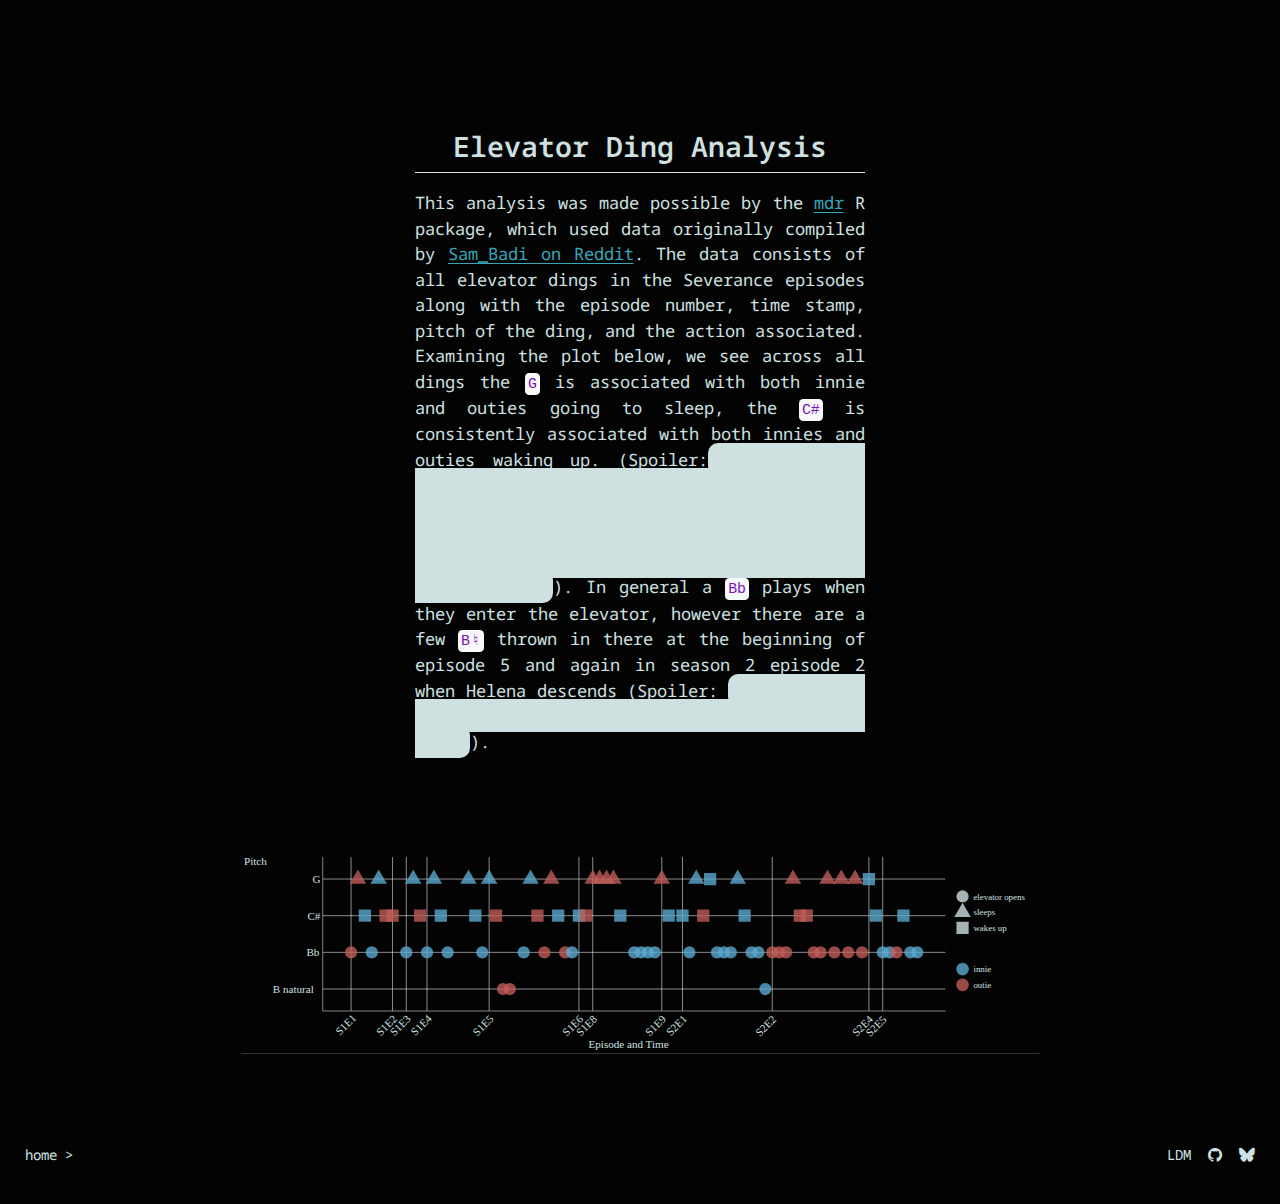
<file: analysis-elevator-dings/index.html>
<!DOCTYPE html>
<html xmlns="http://www.w3.org/1999/xhtml" lang="en" xml:lang="en"><head>

<meta charset="utf-8">
<meta name="generator" content="quarto-1.6.42">

<meta name="viewport" content="width=device-width, initial-scale=1.0, user-scalable=yes">


<title>index – MDR</title>
<style>
code{white-space: pre-wrap;}
span.smallcaps{font-variant: small-caps;}
div.columns{display: flex; gap: min(4vw, 1.5em);}
div.column{flex: auto; overflow-x: auto;}
div.hanging-indent{margin-left: 1.5em; text-indent: -1.5em;}
ul.task-list{list-style: none;}
ul.task-list li input[type="checkbox"] {
  width: 0.8em;
  margin: 0 0.8em 0.2em -1em; /* quarto-specific, see https://github.com/quarto-dev/quarto-cli/issues/4556 */ 
  vertical-align: middle;
}
</style>


<script src="../site_libs/quarto-nav/quarto-nav.js"></script>
<script src="../site_libs/clipboard/clipboard.min.js"></script>
<script src="../site_libs/quarto-search/autocomplete.umd.js"></script>
<script src="../site_libs/quarto-search/fuse.min.js"></script>
<script src="../site_libs/quarto-search/quarto-search.js"></script>
<meta name="quarto:offset" content="../">
<script src="../site_libs/quarto-html/quarto.js"></script>
<script src="../site_libs/quarto-html/popper.min.js"></script>
<script src="../site_libs/quarto-html/tippy.umd.min.js"></script>
<link href="../site_libs/quarto-html/tippy.css" rel="stylesheet">
<link href="../site_libs/quarto-html/quarto-syntax-highlighting-dark-b53751a350365c71b6c909e95f209ed1.css" rel="stylesheet" id="quarto-text-highlighting-styles">
<script src="../site_libs/bootstrap/bootstrap.min.js"></script>
<link href="../site_libs/bootstrap/bootstrap-icons.css" rel="stylesheet">
<link href="../site_libs/bootstrap/bootstrap-087d0f28d2736a625d81cf10e22edd1d.min.css" rel="stylesheet" append-hash="true" id="quarto-bootstrap" data-mode="dark">
<link href="../site_libs/quarto-contrib/fontawesome6-1.2.0/all.min.css" rel="stylesheet">
<link href="../site_libs/quarto-contrib/fontawesome6-1.2.0/latex-fontsize.css" rel="stylesheet">
<script id="quarto-search-options" type="application/json">{
  "location": "sidebar",
  "copy-button": false,
  "collapse-after": 3,
  "panel-placement": "start",
  "type": "textbox",
  "limit": 50,
  "keyboard-shortcut": [
    "f",
    "/",
    "s"
  ],
  "show-item-context": false,
  "language": {
    "search-no-results-text": "No results",
    "search-matching-documents-text": "matching documents",
    "search-copy-link-title": "Copy link to search",
    "search-hide-matches-text": "Hide additional matches",
    "search-more-match-text": "more match in this document",
    "search-more-matches-text": "more matches in this document",
    "search-clear-button-title": "Clear",
    "search-text-placeholder": "",
    "search-detached-cancel-button-title": "Cancel",
    "search-submit-button-title": "Submit",
    "search-label": "Search"
  }
}</script>
<script src="../site_libs/htmlwidgets-1.6.4/htmlwidgets.js"></script>
<script src="../site_libs/d3-bundle-5.16.0/d3-bundle.min.js"></script>
<script src="../site_libs/d3-lasso-0.0.5/d3-lasso.min.js"></script>
<script src="../site_libs/save-svg-as-png-1.4.17/save-svg-as-png.min.js"></script>
<script src="../site_libs/flatbush-4.4.0/flatbush.min.js"></script>
<link href="../site_libs/ggiraphjs-0.8.10/ggiraphjs.min.css" rel="stylesheet">
<script src="../site_libs/ggiraphjs-0.8.10/ggiraphjs.min.js"></script>
<script src="../site_libs/girafe-binding-0.8.12/girafe.js"></script>


</head>

<body class="fullcontent">

<div id="quarto-search-results"></div>
<!-- content -->
<div id="quarto-content" class="quarto-container page-columns page-rows-contents page-layout-article">
<!-- sidebar -->
<!-- margin-sidebar -->
    
<!-- main -->
<main class="content" id="quarto-document-content"><header id="title-block-header" class="quarto-title-block"></header>
<script> document.addEventListener("DOMContentLoaded", function () {
document.querySelectorAll(".spoiler").forEach(spoiler => {
 spoiler.addEventListener("click", function () {
    this.classList.toggle("revealed");
   });
  });
  });
 </script>




<center>
<section id="elevator-ding-analysis" class="level2 text">
<h2 data-anchor-id="elevator-ding-analysis">Elevator Ding Analysis</h2>
<p>This analysis was made possible by the <a href="https://lucymcgowan.github.io/mdr">mdr</a> R package, which used data originally compiled by <a href="https://www.reddit.com/r/SeveranceAppleTVPlus/comments/w8imx3/a_complete_analysis_of_all_of_the_ding_sounds/">Sam_Badi on Reddit</a>. The data consists of all elevator dings in the Severance episodes along with the episode number, time stamp, pitch of the ding, and the action associated. Examining the plot below, we see across all dings the <code>G</code> is associated with both innie and outies going to sleep, the <code>C#</code> is consistently associated with both innies and outies waking up. (Spoiler:<span class="spoiler"> There is one notable exception, at the beginning of episode 4 in season 2, we hear a G when Irving wakes up, not a C# – maybe this is a sign that things are not what they seem for this episode?</span>). In general a <code>Bb</code> plays when they enter the elevator, however there are a few <code>B♮</code> thrown in there at the beginning of episode 5 and again in season 2 episode 2 when Helena descends (Spoiler: <span class="spoiler">Perhaps a nod to the audience that this is not actually Helly</span>).</p>
</section>
</center>
<div class="cell" data-layout-align="center">
<div class="cell-output-display">
<div class="girafe html-widget html-fill-item" id="htmlwidget-2756f79f2ee279509ac0" style="width:100%;height:162px;"></div>
<script type="application/json" data-for="htmlwidget-2756f79f2ee279509ac0">{"x":{"html":"<?xml version=\"1.0\" encoding=\"UTF-8\"?>\n<svg xmlns='http://www.w3.org/2000/svg' xmlns:xlink='http://www.w3.org/1999/xlink' class='ggiraph-svg' role='graphics-document' id='svg_cca6fe59_bdc8_4d7c_86f4_501ebc92060e' viewBox='0 0 1440 360'>\n <defs id='svg_cca6fe59_bdc8_4d7c_86f4_501ebc92060e_defs'>\n  <clipPath id='svg_cca6fe59_bdc8_4d7c_86f4_501ebc92060e_c1'>\n   <rect x='0' y='0' width='1440' height='360'/>\n  <\/clipPath>\n  <clipPath id='svg_cca6fe59_bdc8_4d7c_86f4_501ebc92060e_c2'>\n   <rect x='147.32' y='5.48' width='1122.46' height='277.49'/>\n  <\/clipPath>\n <\/defs>\n <g id='svg_cca6fe59_bdc8_4d7c_86f4_501ebc92060e_rootg' class='ggiraph-svg-rootg'>\n  <g clip-path='url(#svg_cca6fe59_bdc8_4d7c_86f4_501ebc92060e_c1)'>\n   <rect x='0' y='0' width='1440' height='360' fill='#FFFFFF' fill-opacity='1' stroke='#FFFFFF' stroke-opacity='1' stroke-width='0.75' stroke-linejoin='round' stroke-linecap='round' class='ggiraph-svg-bg'/>\n   <rect x='0' y='0' width='1440' height='360' fill='#030303' fill-opacity='1' stroke='#030303' stroke-opacity='1' stroke-width='1.07' stroke-linejoin='round' stroke-linecap='round'/>\n  <\/g>\n  <g clip-path='url(#svg_cca6fe59_bdc8_4d7c_86f4_501ebc92060e_c2)'>\n   <rect x='147.32' y='5.48' width='1122.46' height='277.49' fill='#030303' fill-opacity='1' stroke='#030303' stroke-opacity='1' stroke-width='1.07' stroke-linejoin='round' stroke-linecap='round'/>\n   <polyline points='147.32,243.32 1269.78,243.32' fill='none' stroke='#EBEBEB' stroke-opacity='1' stroke-width='1.07' stroke-linejoin='round' stroke-linecap='butt'/>\n   <polyline points='147.32,177.26 1269.78,177.26' fill='none' stroke='#EBEBEB' stroke-opacity='1' stroke-width='1.07' stroke-linejoin='round' stroke-linecap='butt'/>\n   <polyline points='147.32,111.19 1269.78,111.19' fill='none' stroke='#EBEBEB' stroke-opacity='1' stroke-width='1.07' stroke-linejoin='round' stroke-linecap='butt'/>\n   <polyline points='147.32,45.12 1269.78,45.12' fill='none' stroke='#EBEBEB' stroke-opacity='1' stroke-width='1.07' stroke-linejoin='round' stroke-linecap='butt'/>\n   <polyline points='198.34,282.96 198.34,5.48' fill='none' stroke='#EBEBEB' stroke-opacity='1' stroke-width='1.07' stroke-linejoin='round' stroke-linecap='butt'/>\n   <polyline points='273.01,282.96 273.01,5.48' fill='none' stroke='#EBEBEB' stroke-opacity='1' stroke-width='1.07' stroke-linejoin='round' stroke-linecap='butt'/>\n   <polyline points='297.90,282.96 297.90,5.48' fill='none' stroke='#EBEBEB' stroke-opacity='1' stroke-width='1.07' stroke-linejoin='round' stroke-linecap='butt'/>\n   <polyline points='335.23,282.96 335.23,5.48' fill='none' stroke='#EBEBEB' stroke-opacity='1' stroke-width='1.07' stroke-linejoin='round' stroke-linecap='butt'/>\n   <polyline points='447.23,282.96 447.23,5.48' fill='none' stroke='#EBEBEB' stroke-opacity='1' stroke-width='1.07' stroke-linejoin='round' stroke-linecap='butt'/>\n   <polyline points='609.00,282.96 609.00,5.48' fill='none' stroke='#EBEBEB' stroke-opacity='1' stroke-width='1.07' stroke-linejoin='round' stroke-linecap='butt'/>\n   <polyline points='633.89,282.96 633.89,5.48' fill='none' stroke='#EBEBEB' stroke-opacity='1' stroke-width='1.07' stroke-linejoin='round' stroke-linecap='butt'/>\n   <polyline points='758.33,282.96 758.33,5.48' fill='none' stroke='#EBEBEB' stroke-opacity='1' stroke-width='1.07' stroke-linejoin='round' stroke-linecap='butt'/>\n   <polyline points='795.66,282.96 795.66,5.48' fill='none' stroke='#EBEBEB' stroke-opacity='1' stroke-width='1.07' stroke-linejoin='round' stroke-linecap='butt'/>\n   <polyline points='957.44,282.96 957.44,5.48' fill='none' stroke='#EBEBEB' stroke-opacity='1' stroke-width='1.07' stroke-linejoin='round' stroke-linecap='butt'/>\n   <polyline points='1131.65,282.96 1131.65,5.48' fill='none' stroke='#EBEBEB' stroke-opacity='1' stroke-width='1.07' stroke-linejoin='round' stroke-linecap='butt'/>\n   <polyline points='1156.54,282.96 1156.54,5.48' fill='none' stroke='#EBEBEB' stroke-opacity='1' stroke-width='1.07' stroke-linejoin='round' stroke-linecap='butt'/>\n   <circle id='svg_cca6fe59_bdc8_4d7c_86f4_501ebc92060e_e1' cx='198.34' cy='177.26' r='8.27pt' fill='#C15C58' fill-opacity='0.8' stroke='none' title='S1E1, 08:48:00&amp;lt;br&amp;gt;oMark&amp;lt;br&amp;gt;enters elevator: ID beeps, down arrow turns on'/>\n   <polygon id='svg_cca6fe59_bdc8_4d7c_86f4_501ebc92060e_e2' points='210.79,27.98 225.63,53.69 195.94,53.69' fill='#C15C58' fill-opacity='0.8' stroke='none' title='S1E1, 09:07:00&amp;lt;br&amp;gt;oMark&amp;lt;br&amp;gt;goes to sleep in the elevator'/>\n   <polygon id='svg_cca6fe59_bdc8_4d7c_86f4_501ebc92060e_e3' points='212.21,122.21 234.26,122.21 234.26,100.16 212.21,100.16' fill='#5BA9D0' fill-opacity='0.8' stroke='none' title='S1E1, 09:12:00&amp;lt;br&amp;gt;iMark&amp;lt;br&amp;gt;wakes up in the elevator'/>\n   <circle id='svg_cca6fe59_bdc8_4d7c_86f4_501ebc92060e_e4' cx='235.68' cy='177.26' r='8.27pt' fill='#5BA9D0' fill-opacity='0.8' stroke='none' title='S1E1, 33:27:00&amp;lt;br&amp;gt;iMark&amp;lt;br&amp;gt;enters elevator: ID beeps, up arrow turns on'/>\n   <polygon id='svg_cca6fe59_bdc8_4d7c_86f4_501ebc92060e_e5' points='248.12,27.98 262.97,53.69 233.27,53.69' fill='#5BA9D0' fill-opacity='0.8' stroke='none' title='S1E1, 33:39:00&amp;lt;br&amp;gt;iMark&amp;lt;br&amp;gt;goes to sleep in the elevator'/>\n   <polygon id='svg_cca6fe59_bdc8_4d7c_86f4_501ebc92060e_e6' points='249.54,122.21 271.59,122.21 271.59,100.16 249.54,100.16' fill='#C15C58' fill-opacity='0.8' stroke='none' title='S1E1, 33:43:00&amp;lt;br&amp;gt;oMark&amp;lt;br&amp;gt;wakes up in the elevator'/>\n   <polygon id='svg_cca6fe59_bdc8_4d7c_86f4_501ebc92060e_e7' points='261.98,122.21 284.03,122.21 284.03,100.16 261.98,100.16' fill='#C15C58' fill-opacity='0.8' stroke='none' title='S1E2, 05:14:00&amp;lt;br&amp;gt;Helena&amp;lt;br&amp;gt;wakes up in the elevator'/>\n   <circle id='svg_cca6fe59_bdc8_4d7c_86f4_501ebc92060e_e8' cx='297.9' cy='177.26' r='8.27pt' fill='#5BA9D0' fill-opacity='0.8' stroke='none' title='S1E3, 50:19:00&amp;lt;br&amp;gt;iMark&amp;lt;br&amp;gt;enters elevator: ID beeps, up arrow turns on'/>\n   <polygon id='svg_cca6fe59_bdc8_4d7c_86f4_501ebc92060e_e9' points='310.34,27.98 325.19,53.69 295.49,53.69' fill='#5BA9D0' fill-opacity='0.8' stroke='none' title='S1E3, 50:27:00&amp;lt;br&amp;gt;iMark&amp;lt;br&amp;gt;goes to sleep in the elevator'/>\n   <polygon id='svg_cca6fe59_bdc8_4d7c_86f4_501ebc92060e_e10' points='311.76,122.21 333.81,122.21 333.81,100.16 311.76,100.16' fill='#C15C58' fill-opacity='0.8' stroke='none' title='S1E3, 50:37:00&amp;lt;br&amp;gt;oMark&amp;lt;br&amp;gt;wakes up in the elevator'/>\n   <circle id='svg_cca6fe59_bdc8_4d7c_86f4_501ebc92060e_e11' cx='335.23' cy='177.26' r='8.27pt' fill='#5BA9D0' fill-opacity='0.8' stroke='none' title='S1E4, 01:56:00&amp;lt;br&amp;gt;Helly&amp;lt;br&amp;gt;Milchick signs Helly into the elevator. The elevator doors make the high frequency as they open'/>\n   <polygon id='svg_cca6fe59_bdc8_4d7c_86f4_501ebc92060e_e12' points='347.67,27.98 362.52,53.69 332.83,53.69' fill='#5BA9D0' fill-opacity='0.8' stroke='none' title='S1E4, 02:11:00&amp;lt;br&amp;gt;Helly&amp;lt;br&amp;gt;goes to sleep in the elevator'/>\n   <polygon id='svg_cca6fe59_bdc8_4d7c_86f4_501ebc92060e_e13' points='349.09,122.21 371.14,122.21 371.14,100.16 349.09,100.16' fill='#5BA9D0' fill-opacity='0.8' stroke='none' title='S1E4, 02:12:00&amp;lt;br&amp;gt;Helly&amp;lt;br&amp;gt;wakes up in the elevator'/>\n   <circle id='svg_cca6fe59_bdc8_4d7c_86f4_501ebc92060e_e14' cx='372.56' cy='177.26' r='8.27pt' fill='#5BA9D0' fill-opacity='0.8' stroke='none' title='S1E4, 21:07:00&amp;lt;br&amp;gt;Helly&amp;lt;br&amp;gt;signs into the elevator'/>\n   <polygon id='svg_cca6fe59_bdc8_4d7c_86f4_501ebc92060e_e15' points='409.89,27.98 424.74,53.69 395.05,53.69' fill='#5BA9D0' fill-opacity='0.8' stroke='none' title='S1E4, 21:41:00&amp;lt;br&amp;gt;Helly&amp;lt;br&amp;gt;goes to sleep in the elevator'/>\n   <polygon id='svg_cca6fe59_bdc8_4d7c_86f4_501ebc92060e_e16' points='411.31,122.21 433.36,122.21 433.36,100.16 411.31,100.16' fill='#5BA9D0' fill-opacity='0.8' stroke='none' title='S1E4, 21:43:00&amp;lt;br&amp;gt;Helly&amp;lt;br&amp;gt;wakes up in the elevator'/>\n   <circle id='svg_cca6fe59_bdc8_4d7c_86f4_501ebc92060e_e17' cx='434.78' cy='177.26' r='8.27pt' fill='#5BA9D0' fill-opacity='0.8' stroke='none' title='S1E4, 44:13:00&amp;lt;br&amp;gt;Helly&amp;lt;br&amp;gt;scans into the elevator'/>\n   <polygon id='svg_cca6fe59_bdc8_4d7c_86f4_501ebc92060e_e18' points='447.23,27.98 462.07,53.69 432.38,53.69' fill='#5BA9D0' fill-opacity='0.8' stroke='none' title='S1E5, 00:12:00&amp;lt;br&amp;gt;Helly&amp;lt;br&amp;gt;goes to sleep in the elevator'/>\n   <polygon id='svg_cca6fe59_bdc8_4d7c_86f4_501ebc92060e_e19' points='448.65,122.21 470.69,122.21 470.69,100.16 448.65,100.16' fill='#C15C58' fill-opacity='0.8' stroke='none' title='S1E5, 00:16:00&amp;lt;br&amp;gt;Helena&amp;lt;br&amp;gt;wakes up in the elevator'/>\n   <circle id='svg_cca6fe59_bdc8_4d7c_86f4_501ebc92060e_e20' cx='472.11' cy='243.32' r='8.27pt' fill='#C15C58' fill-opacity='0.8' stroke='none' title='S1E5, 00:35:00&amp;lt;br&amp;gt;Helena&amp;lt;br&amp;gt;Elevator doors open, Helena inside'/>\n   <circle id='svg_cca6fe59_bdc8_4d7c_86f4_501ebc92060e_e21' cx='484.56' cy='243.32' r='8.27pt' fill='#C15C58' fill-opacity='0.8' stroke='none' title='S1E5, 00:43:00&amp;lt;br&amp;gt;Helena&amp;lt;br&amp;gt;Elevator doors close again, Helena still inside'/>\n   <circle id='svg_cca6fe59_bdc8_4d7c_86f4_501ebc92060e_e22' cx='509.45' cy='177.26' r='8.27pt' fill='#5BA9D0' fill-opacity='0.8' stroke='none' title='S1E5, 02:16:00&amp;lt;br&amp;gt;iMark&amp;lt;br&amp;gt;Graner scans Mark into the elevator, doors begin to close'/>\n   <polygon id='svg_cca6fe59_bdc8_4d7c_86f4_501ebc92060e_e23' points='521.89,27.98 536.74,53.69 507.04,53.69' fill='#5BA9D0' fill-opacity='0.8' stroke='none' title='S1E5, 02:24:00&amp;lt;br&amp;gt;iMark&amp;lt;br&amp;gt;goes to sleep in the elevator'/>\n   <polygon id='svg_cca6fe59_bdc8_4d7c_86f4_501ebc92060e_e24' points='523.31,122.21 545.36,122.21 545.36,100.16 523.31,100.16' fill='#C15C58' fill-opacity='0.8' stroke='none' title='S1E5, 02:29:00&amp;lt;br&amp;gt;oMark&amp;lt;br&amp;gt;wakes up in the elevator'/>\n   <circle id='svg_cca6fe59_bdc8_4d7c_86f4_501ebc92060e_e25' cx='546.78' cy='177.26' r='8.27pt' fill='#C15C58' fill-opacity='0.8' stroke='none' title='S1E5, 02:26:00&amp;lt;br&amp;gt;oMark&amp;lt;br&amp;gt;Elevator doors close behind oMark'/>\n   <polygon id='svg_cca6fe59_bdc8_4d7c_86f4_501ebc92060e_e26' points='559.22,27.98 574.07,53.69 544.38,53.69' fill='#C15C58' fill-opacity='0.8' stroke='none' title='S1E5, 04:28:00&amp;lt;br&amp;gt;oMark&amp;lt;br&amp;gt;goes to sleep in the elevator'/>\n   <polygon id='svg_cca6fe59_bdc8_4d7c_86f4_501ebc92060e_e27' points='560.64,122.21 582.69,122.21 582.69,100.16 560.64,100.16' fill='#5BA9D0' fill-opacity='0.8' stroke='none' title='S1E5, 04:29:00&amp;lt;br&amp;gt;iMark&amp;lt;br&amp;gt;wakes up in the elevator'/>\n   <circle id='svg_cca6fe59_bdc8_4d7c_86f4_501ebc92060e_e28' cx='584.11' cy='177.26' r='8.27pt' fill='#C15C58' fill-opacity='0.8' stroke='none' title='S1E5, 08:32:00&amp;lt;br&amp;gt;oMark&amp;lt;br&amp;gt;Elevator up button turns on; cut to oMark leaving'/>\n   <circle id='svg_cca6fe59_bdc8_4d7c_86f4_501ebc92060e_e29' cx='596.56' cy='177.26' r='8.27pt' fill='#5BA9D0' fill-opacity='0.8' stroke='none' title='S1E5, 19:32:00&amp;lt;br&amp;gt;iMark&amp;lt;br&amp;gt;Elevator doors open to Mark, Helly inside'/>\n   <polygon id='svg_cca6fe59_bdc8_4d7c_86f4_501ebc92060e_e30' points='597.98,122.21 620.02,122.21 620.02,100.16 597.98,100.16' fill='#5BA9D0' fill-opacity='0.8' stroke='none' title='S1E6, 27:41:00&amp;lt;br&amp;gt;iDylan&amp;lt;br&amp;gt;wakes up at home'/>\n   <polygon id='svg_cca6fe59_bdc8_4d7c_86f4_501ebc92060e_e31' points='610.42,122.21 632.47,122.21 632.47,100.16 610.42,100.16' fill='#C15C58' fill-opacity='0.8' stroke='none' title='S1E6, 28:26:00&amp;lt;br&amp;gt;oDylan&amp;lt;br&amp;gt;wakes back up'/>\n   <polygon id='svg_cca6fe59_bdc8_4d7c_86f4_501ebc92060e_e32' points='633.89,27.98 648.74,53.69 619.04,53.69' fill='#C15C58' fill-opacity='0.8' stroke='none' title='S1E8, 04:45:00&amp;lt;br&amp;gt;oMark&amp;lt;br&amp;gt;MDR&amp;#39;s outie forms go to sleep in the elevator, four G pitches'/>\n   <polygon id='svg_cca6fe59_bdc8_4d7c_86f4_501ebc92060e_e33' points='646.33,27.98 661.18,53.69 631.49,53.69' fill='#C15C58' fill-opacity='0.8' stroke='none' title='S1E8, 04:46:00&amp;lt;br&amp;gt;oDylan&amp;lt;br&amp;gt;MDR&amp;#39;s outie forms go to sleep in the elevator, four G pitches'/>\n   <polygon id='svg_cca6fe59_bdc8_4d7c_86f4_501ebc92060e_e34' points='658.78,27.98 673.62,53.69 643.93,53.69' fill='#C15C58' fill-opacity='0.8' stroke='none' title='S1E8, 04:47:00&amp;lt;br&amp;gt;oIrving&amp;lt;br&amp;gt;MDR&amp;#39;s outie forms go to sleep in the elevator, four G pitches'/>\n   <polygon id='svg_cca6fe59_bdc8_4d7c_86f4_501ebc92060e_e35' points='671.22,27.98 686.07,53.69 656.37,53.69' fill='#C15C58' fill-opacity='0.8' stroke='none' title='S1E8, 04:48:00&amp;lt;br&amp;gt;Helena&amp;lt;br&amp;gt;MDR&amp;#39;s outie forms go to sleep in the elevator, four G pitches'/>\n   <polygon id='svg_cca6fe59_bdc8_4d7c_86f4_501ebc92060e_e36' points='672.64,122.21 694.69,122.21 694.69,100.16 672.64,100.16' fill='#5BA9D0' fill-opacity='0.8' stroke='none' title='S1E8, 04:49:00&amp;lt;br&amp;gt;MDR&amp;lt;br&amp;gt;The innies wake up in the elevator'/>\n   <circle id='svg_cca6fe59_bdc8_4d7c_86f4_501ebc92060e_e37' cx='708.55' cy='177.26' r='8.27pt' fill='#5BA9D0' fill-opacity='0.8' stroke='none' title='S1E8, 29:17:00&amp;lt;br&amp;gt;iIrving&amp;lt;br&amp;gt;Elevator opens for Irving. Does not ding for Helly soon after.'/>\n   <circle id='svg_cca6fe59_bdc8_4d7c_86f4_501ebc92060e_e38' cx='721' cy='177.26' r='8.27pt' fill='#5BA9D0' fill-opacity='0.8' stroke='none' title='S1E8, 30:15:00&amp;lt;br&amp;gt;Helly&amp;lt;br&amp;gt;Doors close for Helly. Did not ding for Irving soon before.'/>\n   <circle id='svg_cca6fe59_bdc8_4d7c_86f4_501ebc92060e_e39' cx='733.44' cy='177.26' r='8.27pt' fill='#5BA9D0' fill-opacity='0.8' stroke='none' title='S1E8, 30:41:00&amp;lt;br&amp;gt;Helly&amp;lt;br&amp;gt;Doors close again for Helly'/>\n   <circle id='svg_cca6fe59_bdc8_4d7c_86f4_501ebc92060e_e40' cx='745.89' cy='177.26' r='8.27pt' fill='#5BA9D0' fill-opacity='0.8' stroke='none' title='S1E8, 31:05:00&amp;lt;br&amp;gt;iMark&amp;lt;br&amp;gt;Doors open for Mark'/>\n   <polygon id='svg_cca6fe59_bdc8_4d7c_86f4_501ebc92060e_e41' points='758.33,27.98 773.18,53.69 743.48,53.69' fill='#C15C58' fill-opacity='0.8' stroke='none' title='S1E9, 00:13:00&amp;lt;br&amp;gt;oMDR&amp;lt;br&amp;gt;go to sleep on the outside'/>\n   <polygon id='svg_cca6fe59_bdc8_4d7c_86f4_501ebc92060e_e42' points='759.75,122.21 781.80,122.21 781.80,100.16 759.75,100.16' fill='#5BA9D0' fill-opacity='0.8' stroke='none' title='S1E9, 00:16:00&amp;lt;br&amp;gt;iMDR&amp;lt;br&amp;gt;wake up on the outside'/>\n   <polygon id='svg_cca6fe59_bdc8_4d7c_86f4_501ebc92060e_e43' points='784.64,122.21 806.69,122.21 806.69,100.16 784.64,100.16' fill='#5BA9D0' fill-opacity='0.8' stroke='none' title='S2E1, 00:30:00&amp;lt;br&amp;gt;iMark&amp;lt;br&amp;gt;wakes up in long hallway'/>\n   <circle id='svg_cca6fe59_bdc8_4d7c_86f4_501ebc92060e_e44' cx='808.11' cy='177.26' r='8.27pt' fill='#5BA9D0' fill-opacity='0.8' stroke='none' title='S2E1, 13:07:00&amp;lt;br&amp;gt;iMark&amp;lt;br&amp;gt;Doors open for Mark'/>\n   <polygon id='svg_cca6fe59_bdc8_4d7c_86f4_501ebc92060e_e45' points='820.55,27.98 835.40,53.69 805.70,53.69' fill='#5BA9D0' fill-opacity='0.8' stroke='none' title='S2E1, 13:12:00&amp;lt;br&amp;gt;iMark&amp;lt;br&amp;gt;goes to sleep in elevator'/>\n   <polygon id='svg_cca6fe59_bdc8_4d7c_86f4_501ebc92060e_e46' points='821.97,122.21 844.02,122.21 844.02,100.16 821.97,100.16' fill='#C15C58' fill-opacity='0.8' stroke='none' title='S2E1, 13:15:00&amp;lt;br&amp;gt;iMark&amp;lt;br&amp;gt;wakes up in elevator'/>\n   <polygon id='svg_cca6fe59_bdc8_4d7c_86f4_501ebc92060e_e47' points='834.41,56.14 856.46,56.14 856.46,34.10 834.41,34.10' fill='#5BA9D0' fill-opacity='0.8' stroke='none' title='S2E1, 13:21:00&amp;lt;br&amp;gt;iMark&amp;lt;br&amp;gt;wakes up in elevator'/>\n   <circle id='svg_cca6fe59_bdc8_4d7c_86f4_501ebc92060e_e48' cx='857.88' cy='177.26' r='8.27pt' fill='#5BA9D0' fill-opacity='0.8' stroke='none' title='S2E1, 15:24:00&amp;lt;br&amp;gt;iMark&amp;lt;br&amp;gt;Doors open for Mark'/>\n   <circle id='svg_cca6fe59_bdc8_4d7c_86f4_501ebc92060e_e49' cx='870.33' cy='177.26' r='8.27pt' fill='#5BA9D0' fill-opacity='0.8' stroke='none' title='S2E1, 15:29:00&amp;lt;br&amp;gt;iMark&amp;lt;br&amp;gt;Doors open for Mark'/>\n   <circle id='svg_cca6fe59_bdc8_4d7c_86f4_501ebc92060e_e50' cx='882.77' cy='177.26' r='8.27pt' fill='#5BA9D0' fill-opacity='0.8' stroke='none' title='S2E1, 18:40:00&amp;lt;br&amp;gt;iMark&amp;lt;br&amp;gt;Doors open for Mark'/>\n   <polygon id='svg_cca6fe59_bdc8_4d7c_86f4_501ebc92060e_e51' points='895.21,27.98 910.06,53.69 880.37,53.69' fill='#5BA9D0' fill-opacity='0.8' stroke='none' title='S2E1, 19:12:00&amp;lt;br&amp;gt;iMark&amp;lt;br&amp;gt;goes to sleep in elevator'/>\n   <polygon id='svg_cca6fe59_bdc8_4d7c_86f4_501ebc92060e_e52' points='896.63,122.21 918.68,122.21 918.68,100.16 896.63,100.16' fill='#5BA9D0' fill-opacity='0.8' stroke='none' title='S2E1, 20:06:00&amp;lt;br&amp;gt;iMark&amp;lt;br&amp;gt;wakes up in elevator'/>\n   <circle id='svg_cca6fe59_bdc8_4d7c_86f4_501ebc92060e_e53' cx='920.1' cy='177.26' r='8.27pt' fill='#5BA9D0' fill-opacity='0.8' stroke='none' title='S2E1, 20:50:00&amp;lt;br&amp;gt;iDylan&amp;lt;br&amp;gt;Doors open for Dylan'/>\n   <circle id='svg_cca6fe59_bdc8_4d7c_86f4_501ebc92060e_e54' cx='932.55' cy='177.26' r='8.27pt' fill='#5BA9D0' fill-opacity='0.8' stroke='none' title='S2E1, 21:18:00&amp;lt;br&amp;gt;iIrving&amp;lt;br&amp;gt;Doors open for Irving'/>\n   <circle id='svg_cca6fe59_bdc8_4d7c_86f4_501ebc92060e_e55' cx='944.99' cy='243.32' r='8.27pt' fill='#5BA9D0' fill-opacity='0.8' stroke='none' title='S2E1, 22:00:00&amp;lt;br&amp;gt;Helly&amp;lt;br&amp;gt;Doors open for &amp;#39;Helly&amp;#39;'/>\n   <circle id='svg_cca6fe59_bdc8_4d7c_86f4_501ebc92060e_e56' cx='957.44' cy='177.26' r='8.27pt' fill='#C15C58' fill-opacity='0.8' stroke='none' title='S2E2, 37:00:00&amp;lt;br&amp;gt;oMark&amp;lt;br&amp;gt;Doors open for Mark'/>\n   <circle id='svg_cca6fe59_bdc8_4d7c_86f4_501ebc92060e_e57' cx='969.88' cy='177.26' r='8.27pt' fill='#C15C58' fill-opacity='0.8' stroke='none' title='S2E2, 37:02:00&amp;lt;br&amp;gt;oMark&amp;lt;br&amp;gt;Doors open for Mark'/>\n   <circle id='svg_cca6fe59_bdc8_4d7c_86f4_501ebc92060e_e58' cx='982.32' cy='177.26' r='8.27pt' fill='#C15C58' fill-opacity='0.8' stroke='none' title='S2E2, 37:10:00&amp;lt;br&amp;gt;oMark&amp;lt;br&amp;gt;Doors open for Mark'/>\n   <polygon id='svg_cca6fe59_bdc8_4d7c_86f4_501ebc92060e_e59' points='994.77,27.98 1009.61,53.69 979.92,53.69' fill='#C15C58' fill-opacity='0.8' stroke='none' title='S2E2, 37:26:00&amp;lt;br&amp;gt;oMark&amp;lt;br&amp;gt;goes to sleep in elevator'/>\n   <polygon id='svg_cca6fe59_bdc8_4d7c_86f4_501ebc92060e_e60' points='996.19,122.21 1018.24,122.21 1018.24,100.16 996.19,100.16' fill='#C15C58' fill-opacity='0.8' stroke='none' title='S2E2, 37:31:00&amp;lt;br&amp;gt;oMark&amp;lt;br&amp;gt;we see a zoom in on Mark&amp;#39;s eye'/>\n   <polygon id='svg_cca6fe59_bdc8_4d7c_86f4_501ebc92060e_e61' points='1008.63,122.21 1030.68,122.21 1030.68,100.16 1008.63,100.16' fill='#C15C58' fill-opacity='0.8' stroke='none' title='S2E2, 37:37:00&amp;lt;br&amp;gt;oMark&amp;lt;br&amp;gt;we see the door and presume Mark is inside waking up (but no visual confirmation)'/>\n   <circle id='svg_cca6fe59_bdc8_4d7c_86f4_501ebc92060e_e62' cx='1032.1' cy='177.26' r='8.27pt' fill='#C15C58' fill-opacity='0.8' stroke='none' title='S2E2, 37:39:00&amp;lt;br&amp;gt;oMark&amp;lt;br&amp;gt;Doors open for Mark'/>\n   <circle id='svg_cca6fe59_bdc8_4d7c_86f4_501ebc92060e_e63' cx='1044.54' cy='177.26' r='8.27pt' fill='#C15C58' fill-opacity='0.8' stroke='none' title='S2E2, 39:45:00&amp;lt;br&amp;gt;oMark&amp;lt;br&amp;gt;Doors open for Mark'/>\n   <polygon id='svg_cca6fe59_bdc8_4d7c_86f4_501ebc92060e_e64' points='1056.99,27.98 1071.84,53.69 1042.14,53.69' fill='#C15C58' fill-opacity='0.8' stroke='none' title='S2E2, 39:52:00&amp;lt;br&amp;gt;oMark&amp;lt;br&amp;gt;goes to sleep in elevator'/>\n   <circle id='svg_cca6fe59_bdc8_4d7c_86f4_501ebc92060e_e65' cx='1069.43' cy='177.26' r='8.27pt' fill='#C15C58' fill-opacity='0.8' stroke='none' title='S2E2, 40:20:00&amp;lt;br&amp;gt;oDylan&amp;lt;br&amp;gt;Doors open for Dylan'/>\n   <polygon id='svg_cca6fe59_bdc8_4d7c_86f4_501ebc92060e_e66' points='1081.88,27.98 1096.72,53.69 1067.03,53.69' fill='#C15C58' fill-opacity='0.8' stroke='none' title='S2E2, 40:27:00&amp;lt;br&amp;gt;oDylan&amp;lt;br&amp;gt;goes to sleep in elevator'/>\n   <circle id='svg_cca6fe59_bdc8_4d7c_86f4_501ebc92060e_e67' cx='1094.32' cy='177.26' r='8.27pt' fill='#C15C58' fill-opacity='0.8' stroke='none' title='S2E2, 40:51:00&amp;lt;br&amp;gt;oIrving&amp;lt;br&amp;gt;Doors open for Irving'/>\n   <polygon id='svg_cca6fe59_bdc8_4d7c_86f4_501ebc92060e_e68' points='1106.77,27.98 1121.61,53.69 1091.92,53.69' fill='#C15C58' fill-opacity='0.8' stroke='none' title='S2E2, 40:57:00&amp;lt;br&amp;gt;oIrving&amp;lt;br&amp;gt;goes to sleep in elevator'/>\n   <circle id='svg_cca6fe59_bdc8_4d7c_86f4_501ebc92060e_e69' cx='1119.21' cy='177.26' r='8.27pt' fill='#C15C58' fill-opacity='0.8' stroke='none' title='S2E2, 41:33:00&amp;lt;br&amp;gt;Helena&amp;lt;br&amp;gt;Doors open for Helena'/>\n   <polygon id='svg_cca6fe59_bdc8_4d7c_86f4_501ebc92060e_e70' points='1120.63,56.14 1142.68,56.14 1142.68,34.10 1120.63,34.10' fill='#5BA9D0' fill-opacity='0.8' stroke='none' title='S2E4, 00:15:00&amp;lt;br&amp;gt;iIrving&amp;lt;br&amp;gt;Irving wakes up on a frozen lake at Woe&amp;#39;s Hollow'/>\n   <polygon id='svg_cca6fe59_bdc8_4d7c_86f4_501ebc92060e_e71' points='1133.07,122.21 1155.12,122.21 1155.12,100.16 1133.07,100.16' fill='#5BA9D0' fill-opacity='0.8' stroke='none' title='S2E4, 47:14:00&amp;lt;br&amp;gt;Helly&amp;lt;br&amp;gt;Helly wakes up after Milchick removes the Glasgow'/>\n   <circle id='svg_cca6fe59_bdc8_4d7c_86f4_501ebc92060e_e72' cx='1156.54' cy='177.26' r='8.27pt' fill='#5BA9D0' fill-opacity='0.8' stroke='none' title='S2E5, 03:30:00&amp;lt;br&amp;gt;Exports hall man [Doctor]&amp;lt;br&amp;gt;Export hall doors open'/>\n   <circle id='svg_cca6fe59_bdc8_4d7c_86f4_501ebc92060e_e73' cx='1168.99' cy='177.26' r='8.27pt' fill='#5BA9D0' fill-opacity='0.8' stroke='none' title='S2E5, 03:43:00&amp;lt;br&amp;gt;Exports hall man [Doctor]&amp;lt;br&amp;gt;Export hall doors close'/>\n   <circle id='svg_cca6fe59_bdc8_4d7c_86f4_501ebc92060e_e74' cx='1181.43' cy='177.26' r='8.27pt' fill='#C15C58' fill-opacity='0.8' stroke='none' title='S2E5, 09:27:00&amp;lt;br&amp;gt;Helena&amp;lt;br&amp;gt;Doors open for Helena'/>\n   <polygon id='svg_cca6fe59_bdc8_4d7c_86f4_501ebc92060e_e75' points='1182.85,122.21 1204.90,122.21 1204.90,100.16 1182.85,100.16' fill='#5BA9D0' fill-opacity='0.8' stroke='none' title='S2E5, 09:47:00&amp;lt;br&amp;gt;Helena&amp;lt;br&amp;gt;Helly wakes up on severed floor'/>\n   <circle id='svg_cca6fe59_bdc8_4d7c_86f4_501ebc92060e_e76' cx='1206.32' cy='177.26' r='8.27pt' fill='#5BA9D0' fill-opacity='0.8' stroke='none' title='S2E5, 34:05:00&amp;lt;br&amp;gt;iMark&amp;lt;br&amp;gt;Doors open for Mark'/>\n   <circle id='svg_cca6fe59_bdc8_4d7c_86f4_501ebc92060e_e77' cx='1218.76' cy='177.26' r='8.27pt' fill='#5BA9D0' fill-opacity='0.8' stroke='none' title='S2E5, 35:56:00&amp;lt;br&amp;gt;iMark&amp;lt;br&amp;gt;Doors close for Mark after Milchick threatens him on the elevator'/>\n  <\/g>\n  <g clip-path='url(#svg_cca6fe59_bdc8_4d7c_86f4_501ebc92060e_c1)'>\n   <polyline points='147.32,282.96 147.32,5.48' fill='none' stroke='#CFE0E1' stroke-opacity='1' stroke-width='1.07' stroke-linejoin='round' stroke-linecap='butt'/>\n   <text x='57.38' y='250.33' font-size='15pt' font-family='Krub' fill='#CFE0E1' fill-opacity='1'>B natural<\/text>\n   <text x='117.9' y='184.26' font-size='15pt' font-family='Krub' fill='#CFE0E1' fill-opacity='1'>Bb<\/text>\n   <text x='119.67' y='118.19' font-size='15pt' font-family='Krub' fill='#CFE0E1' fill-opacity='1'>C#<\/text>\n   <text x='129.07' y='52.12' font-size='15pt' font-family='Krub' fill='#CFE0E1' fill-opacity='1'>G<\/text>\n   <polyline points='147.32,282.96 1269.78,282.96' fill='none' stroke='#CFE0E1' stroke-opacity='1' stroke-width='1.07' stroke-linejoin='round' stroke-linecap='butt'/>\n   <text transform='translate(178.26,327.78) rotate(-45.00)' font-size='15pt' font-family='Krub' fill='#CFE0E1' fill-opacity='1'>S1E1<\/text>\n   <text transform='translate(251.82,328.89) rotate(-45.00)' font-size='15pt' font-family='Krub' fill='#CFE0E1' fill-opacity='1'>S1E2<\/text>\n   <text transform='translate(276.53,329.07) rotate(-45.00)' font-size='15pt' font-family='Krub' fill='#CFE0E1' fill-opacity='1'>S1E3<\/text>\n   <text transform='translate(314.26,328.67) rotate(-45.00)' font-size='15pt' font-family='Krub' fill='#CFE0E1' fill-opacity='1'>S1E4<\/text>\n   <text transform='translate(425.78,329.15) rotate(-45.00)' font-size='15pt' font-family='Krub' fill='#CFE0E1' fill-opacity='1'>S1E5<\/text>\n   <text transform='translate(587.25,329.45) rotate(-45.00)' font-size='15pt' font-family='Krub' fill='#CFE0E1' fill-opacity='1'>S1E6<\/text>\n   <text transform='translate(612.32,329.27) rotate(-45.00)' font-size='15pt' font-family='Krub' fill='#CFE0E1' fill-opacity='1'>S1E8<\/text>\n   <text transform='translate(736.58,329.45) rotate(-45.00)' font-size='15pt' font-family='Krub' fill='#CFE0E1' fill-opacity='1'>S1E9<\/text>\n   <text transform='translate(774.48,328.89) rotate(-45.00)' font-size='15pt' font-family='Krub' fill='#CFE0E1' fill-opacity='1'>S2E1<\/text>\n   <text transform='translate(935.15,329.99) rotate(-45.00)' font-size='15pt' font-family='Krub' fill='#CFE0E1' fill-opacity='1'>S2E2<\/text>\n   <text transform='translate(1109.58,329.78) rotate(-45.00)' font-size='15pt' font-family='Krub' fill='#CFE0E1' fill-opacity='1'>S2E4<\/text>\n   <text transform='translate(1133.99,330.25) rotate(-45.00)' font-size='15pt' font-family='Krub' fill='#CFE0E1' fill-opacity='1'>S2E5<\/text>\n   <text x='626.42' y='350.11' font-size='15pt' font-family='Krub' fill='#CFE0E1' fill-opacity='1'>Episode and Time<\/text>\n   <text x='5.48' y='19.48' font-size='15pt' font-family='Krub' fill='#CFE0E1' fill-opacity='1'>Pitch<\/text>\n   <rect x='1280.74' y='33.03' width='153.78' height='119.89' fill='#030303' fill-opacity='1' stroke='#030303' stroke-opacity='1' stroke-width='1.07' stroke-linejoin='round' stroke-linecap='round'/>\n   <circle cx='1300.39' cy='76.57' r='8.27pt' fill='#CFE0E1' fill-opacity='0.8' stroke='none'/>\n   <polygon points='1300.39,87.77 1315.24,113.49 1285.55,113.49' fill='#CFE0E1' fill-opacity='0.8' stroke='none'/>\n   <polygon points='1289.37,144.29 1311.42,144.29 1311.42,122.24 1289.37,122.24' fill='#CFE0E1' fill-opacity='0.8' stroke='none'/>\n   <text x='1320.05' y='82.17' font-size='12pt' font-family='Krub' fill='#CFE0E1' fill-opacity='1'>elevator opens<\/text>\n   <text x='1320.05' y='110.52' font-size='12pt' font-family='Krub' fill='#CFE0E1' fill-opacity='1'>sleeps<\/text>\n   <text x='1320.05' y='138.86' font-size='12pt' font-family='Krub' fill='#CFE0E1' fill-opacity='1'>wakes up<\/text>\n   <rect x='1280.74' y='163.87' width='82.87' height='91.54' fill='#030303' fill-opacity='1' stroke='#030303' stroke-opacity='1' stroke-width='1.07' stroke-linejoin='round' stroke-linecap='round'/>\n   <circle cx='1300.39' cy='207.42' r='8.27pt' fill='#5BA9D0' fill-opacity='0.8' stroke='#5BA9D0' stroke-opacity='0.8' stroke-width='0.71' stroke-linejoin='round' stroke-linecap='round'/>\n   <circle cx='1300.39' cy='235.76' r='8.27pt' fill='#C15C58' fill-opacity='0.8' stroke='#C15C58' stroke-opacity='0.8' stroke-width='0.71' stroke-linejoin='round' stroke-linecap='round'/>\n   <text x='1320.05' y='213.02' font-size='12pt' font-family='Krub' fill='#CFE0E1' fill-opacity='1'>innie<\/text>\n   <text x='1320.05' y='241.37' font-size='12pt' font-family='Krub' fill='#CFE0E1' fill-opacity='1'>outie<\/text>\n  <\/g>\n <\/g>\n<\/svg>","js":null,"uid":"svg_cca6fe59_bdc8_4d7c_86f4_501ebc92060e","ratio":4,"settings":{"tooltip":{"css":".tooltip_SVGID_ { padding:5px;background:black;color:white;border-radius:2px;text-align:left; ; position:absolute;pointer-events:none;z-index:999;}","placement":"doc","opacity":0.9,"offx":10,"offy":10,"use_cursor_pos":true,"use_fill":false,"use_stroke":false,"delay_over":200,"delay_out":500},"hover":{"css":".hover_data_SVGID_ { fill:orange;stroke:black;cursor:pointer; }\ntext.hover_data_SVGID_ { stroke:none;fill:orange; }\ncircle.hover_data_SVGID_ { fill:orange;stroke:black; }\nline.hover_data_SVGID_, polyline.hover_data_SVGID_ { fill:none;stroke:orange; }\nrect.hover_data_SVGID_, polygon.hover_data_SVGID_, path.hover_data_SVGID_ { fill:orange;stroke:none; }\nimage.hover_data_SVGID_ { stroke:orange; }","reactive":true,"nearest_distance":null},"hover_inv":{"css":""},"hover_key":{"css":".hover_key_SVGID_ { fill:orange;stroke:black;cursor:pointer; }\ntext.hover_key_SVGID_ { stroke:none;fill:orange; }\ncircle.hover_key_SVGID_ { fill:orange;stroke:black; }\nline.hover_key_SVGID_, polyline.hover_key_SVGID_ { fill:none;stroke:orange; }\nrect.hover_key_SVGID_, polygon.hover_key_SVGID_, path.hover_key_SVGID_ { fill:orange;stroke:none; }\nimage.hover_key_SVGID_ { stroke:orange; }","reactive":true},"hover_theme":{"css":".hover_theme_SVGID_ { fill:orange;stroke:black;cursor:pointer; }\ntext.hover_theme_SVGID_ { stroke:none;fill:orange; }\ncircle.hover_theme_SVGID_ { fill:orange;stroke:black; }\nline.hover_theme_SVGID_, polyline.hover_theme_SVGID_ { fill:none;stroke:orange; }\nrect.hover_theme_SVGID_, polygon.hover_theme_SVGID_, path.hover_theme_SVGID_ { fill:orange;stroke:none; }\nimage.hover_theme_SVGID_ { stroke:orange; }","reactive":true},"select":{"css":".select_data_SVGID_ { fill:red;stroke:black;cursor:pointer; }\ntext.select_data_SVGID_ { stroke:none;fill:red; }\ncircle.select_data_SVGID_ { fill:red;stroke:black; }\nline.select_data_SVGID_, polyline.select_data_SVGID_ { fill:none;stroke:red; }\nrect.select_data_SVGID_, polygon.select_data_SVGID_, path.select_data_SVGID_ { fill:red;stroke:none; }\nimage.select_data_SVGID_ { stroke:red; }","type":"multiple","only_shiny":true,"selected":[]},"select_inv":{"css":""},"select_key":{"css":".select_key_SVGID_ { fill:red;stroke:black;cursor:pointer; }\ntext.select_key_SVGID_ { stroke:none;fill:red; }\ncircle.select_key_SVGID_ { fill:red;stroke:black; }\nline.select_key_SVGID_, polyline.select_key_SVGID_ { fill:none;stroke:red; }\nrect.select_key_SVGID_, polygon.select_key_SVGID_, path.select_key_SVGID_ { fill:red;stroke:none; }\nimage.select_key_SVGID_ { stroke:red; }","type":"single","only_shiny":true,"selected":[]},"select_theme":{"css":".select_theme_SVGID_ { fill:red;stroke:black;cursor:pointer; }\ntext.select_theme_SVGID_ { stroke:none;fill:red; }\ncircle.select_theme_SVGID_ { fill:red;stroke:black; }\nline.select_theme_SVGID_, polyline.select_theme_SVGID_ { fill:none;stroke:red; }\nrect.select_theme_SVGID_, polygon.select_theme_SVGID_, path.select_theme_SVGID_ { fill:red;stroke:none; }\nimage.select_theme_SVGID_ { stroke:red; }","type":"single","only_shiny":true,"selected":[]},"zoom":{"min":1,"max":1,"duration":300},"toolbar":{"position":"topright","pngname":"diagram","tooltips":null,"fixed":false,"hidden":[],"delay_over":200,"delay_out":500},"sizing":{"rescale":true,"width":1}}},"evals":[],"jsHooks":[]}</script>
</div>
</div>



</main> <!-- /main -->
<script id="quarto-html-after-body" type="application/javascript">
window.document.addEventListener("DOMContentLoaded", function (event) {
  const toggleBodyColorMode = (bsSheetEl) => {
    const mode = bsSheetEl.getAttribute("data-mode");
    const bodyEl = window.document.querySelector("body");
    if (mode === "dark") {
      bodyEl.classList.add("quarto-dark");
      bodyEl.classList.remove("quarto-light");
    } else {
      bodyEl.classList.add("quarto-light");
      bodyEl.classList.remove("quarto-dark");
    }
  }
  const toggleBodyColorPrimary = () => {
    const bsSheetEl = window.document.querySelector("link#quarto-bootstrap");
    if (bsSheetEl) {
      toggleBodyColorMode(bsSheetEl);
    }
  }
  toggleBodyColorPrimary();  
  const isCodeAnnotation = (el) => {
    for (const clz of el.classList) {
      if (clz.startsWith('code-annotation-')) {                     
        return true;
      }
    }
    return false;
  }
  const onCopySuccess = function(e) {
    // button target
    const button = e.trigger;
    // don't keep focus
    button.blur();
    // flash "checked"
    button.classList.add('code-copy-button-checked');
    var currentTitle = button.getAttribute("title");
    button.setAttribute("title", "Copied!");
    let tooltip;
    if (window.bootstrap) {
      button.setAttribute("data-bs-toggle", "tooltip");
      button.setAttribute("data-bs-placement", "left");
      button.setAttribute("data-bs-title", "Copied!");
      tooltip = new bootstrap.Tooltip(button, 
        { trigger: "manual", 
          customClass: "code-copy-button-tooltip",
          offset: [0, -8]});
      tooltip.show();    
    }
    setTimeout(function() {
      if (tooltip) {
        tooltip.hide();
        button.removeAttribute("data-bs-title");
        button.removeAttribute("data-bs-toggle");
        button.removeAttribute("data-bs-placement");
      }
      button.setAttribute("title", currentTitle);
      button.classList.remove('code-copy-button-checked');
    }, 1000);
    // clear code selection
    e.clearSelection();
  }
  const getTextToCopy = function(trigger) {
      const codeEl = trigger.previousElementSibling.cloneNode(true);
      for (const childEl of codeEl.children) {
        if (isCodeAnnotation(childEl)) {
          childEl.remove();
        }
      }
      return codeEl.innerText;
  }
  const clipboard = new window.ClipboardJS('.code-copy-button:not([data-in-quarto-modal])', {
    text: getTextToCopy
  });
  clipboard.on('success', onCopySuccess);
  if (window.document.getElementById('quarto-embedded-source-code-modal')) {
    const clipboardModal = new window.ClipboardJS('.code-copy-button[data-in-quarto-modal]', {
      text: getTextToCopy,
      container: window.document.getElementById('quarto-embedded-source-code-modal')
    });
    clipboardModal.on('success', onCopySuccess);
  }
    var localhostRegex = new RegExp(/^(?:http|https):\/\/localhost\:?[0-9]*\//);
    var mailtoRegex = new RegExp(/^mailto:/);
      var filterRegex = new RegExp("https:\/\/mdr\.lucymcgowan\.com");
    var isInternal = (href) => {
        return filterRegex.test(href) || localhostRegex.test(href) || mailtoRegex.test(href);
    }
    // Inspect non-navigation links and adorn them if external
 	var links = window.document.querySelectorAll('a[href]:not(.nav-link):not(.navbar-brand):not(.toc-action):not(.sidebar-link):not(.sidebar-item-toggle):not(.pagination-link):not(.no-external):not([aria-hidden]):not(.dropdown-item):not(.quarto-navigation-tool):not(.about-link)');
    for (var i=0; i<links.length; i++) {
      const link = links[i];
      if (!isInternal(link.href)) {
        // undo the damage that might have been done by quarto-nav.js in the case of
        // links that we want to consider external
        if (link.dataset.originalHref !== undefined) {
          link.href = link.dataset.originalHref;
        }
      }
    }
  function tippyHover(el, contentFn, onTriggerFn, onUntriggerFn) {
    const config = {
      allowHTML: true,
      maxWidth: 500,
      delay: 100,
      arrow: false,
      appendTo: function(el) {
          return el.parentElement;
      },
      interactive: true,
      interactiveBorder: 10,
      theme: 'quarto',
      placement: 'bottom-start',
    };
    if (contentFn) {
      config.content = contentFn;
    }
    if (onTriggerFn) {
      config.onTrigger = onTriggerFn;
    }
    if (onUntriggerFn) {
      config.onUntrigger = onUntriggerFn;
    }
    window.tippy(el, config); 
  }
  const noterefs = window.document.querySelectorAll('a[role="doc-noteref"]');
  for (var i=0; i<noterefs.length; i++) {
    const ref = noterefs[i];
    tippyHover(ref, function() {
      // use id or data attribute instead here
      let href = ref.getAttribute('data-footnote-href') || ref.getAttribute('href');
      try { href = new URL(href).hash; } catch {}
      const id = href.replace(/^#\/?/, "");
      const note = window.document.getElementById(id);
      if (note) {
        return note.innerHTML;
      } else {
        return "";
      }
    });
  }
  const xrefs = window.document.querySelectorAll('a.quarto-xref');
  const processXRef = (id, note) => {
    // Strip column container classes
    const stripColumnClz = (el) => {
      el.classList.remove("page-full", "page-columns");
      if (el.children) {
        for (const child of el.children) {
          stripColumnClz(child);
        }
      }
    }
    stripColumnClz(note)
    if (id === null || id.startsWith('sec-')) {
      // Special case sections, only their first couple elements
      const container = document.createElement("div");
      if (note.children && note.children.length > 2) {
        container.appendChild(note.children[0].cloneNode(true));
        for (let i = 1; i < note.children.length; i++) {
          const child = note.children[i];
          if (child.tagName === "P" && child.innerText === "") {
            continue;
          } else {
            container.appendChild(child.cloneNode(true));
            break;
          }
        }
        if (window.Quarto?.typesetMath) {
          window.Quarto.typesetMath(container);
        }
        return container.innerHTML
      } else {
        if (window.Quarto?.typesetMath) {
          window.Quarto.typesetMath(note);
        }
        return note.innerHTML;
      }
    } else {
      // Remove any anchor links if they are present
      const anchorLink = note.querySelector('a.anchorjs-link');
      if (anchorLink) {
        anchorLink.remove();
      }
      if (window.Quarto?.typesetMath) {
        window.Quarto.typesetMath(note);
      }
      if (note.classList.contains("callout")) {
        return note.outerHTML;
      } else {
        return note.innerHTML;
      }
    }
  }
  for (var i=0; i<xrefs.length; i++) {
    const xref = xrefs[i];
    tippyHover(xref, undefined, function(instance) {
      instance.disable();
      let url = xref.getAttribute('href');
      let hash = undefined; 
      if (url.startsWith('#')) {
        hash = url;
      } else {
        try { hash = new URL(url).hash; } catch {}
      }
      if (hash) {
        const id = hash.replace(/^#\/?/, "");
        const note = window.document.getElementById(id);
        if (note !== null) {
          try {
            const html = processXRef(id, note.cloneNode(true));
            instance.setContent(html);
          } finally {
            instance.enable();
            instance.show();
          }
        } else {
          // See if we can fetch this
          fetch(url.split('#')[0])
          .then(res => res.text())
          .then(html => {
            const parser = new DOMParser();
            const htmlDoc = parser.parseFromString(html, "text/html");
            const note = htmlDoc.getElementById(id);
            if (note !== null) {
              const html = processXRef(id, note);
              instance.setContent(html);
            } 
          }).finally(() => {
            instance.enable();
            instance.show();
          });
        }
      } else {
        // See if we can fetch a full url (with no hash to target)
        // This is a special case and we should probably do some content thinning / targeting
        fetch(url)
        .then(res => res.text())
        .then(html => {
          const parser = new DOMParser();
          const htmlDoc = parser.parseFromString(html, "text/html");
          const note = htmlDoc.querySelector('main.content');
          if (note !== null) {
            // This should only happen for chapter cross references
            // (since there is no id in the URL)
            // remove the first header
            if (note.children.length > 0 && note.children[0].tagName === "HEADER") {
              note.children[0].remove();
            }
            const html = processXRef(null, note);
            instance.setContent(html);
          } 
        }).finally(() => {
          instance.enable();
          instance.show();
        });
      }
    }, function(instance) {
    });
  }
      let selectedAnnoteEl;
      const selectorForAnnotation = ( cell, annotation) => {
        let cellAttr = 'data-code-cell="' + cell + '"';
        let lineAttr = 'data-code-annotation="' +  annotation + '"';
        const selector = 'span[' + cellAttr + '][' + lineAttr + ']';
        return selector;
      }
      const selectCodeLines = (annoteEl) => {
        const doc = window.document;
        const targetCell = annoteEl.getAttribute("data-target-cell");
        const targetAnnotation = annoteEl.getAttribute("data-target-annotation");
        const annoteSpan = window.document.querySelector(selectorForAnnotation(targetCell, targetAnnotation));
        const lines = annoteSpan.getAttribute("data-code-lines").split(",");
        const lineIds = lines.map((line) => {
          return targetCell + "-" + line;
        })
        let top = null;
        let height = null;
        let parent = null;
        if (lineIds.length > 0) {
            //compute the position of the single el (top and bottom and make a div)
            const el = window.document.getElementById(lineIds[0]);
            top = el.offsetTop;
            height = el.offsetHeight;
            parent = el.parentElement.parentElement;
          if (lineIds.length > 1) {
            const lastEl = window.document.getElementById(lineIds[lineIds.length - 1]);
            const bottom = lastEl.offsetTop + lastEl.offsetHeight;
            height = bottom - top;
          }
          if (top !== null && height !== null && parent !== null) {
            // cook up a div (if necessary) and position it 
            let div = window.document.getElementById("code-annotation-line-highlight");
            if (div === null) {
              div = window.document.createElement("div");
              div.setAttribute("id", "code-annotation-line-highlight");
              div.style.position = 'absolute';
              parent.appendChild(div);
            }
            div.style.top = top - 2 + "px";
            div.style.height = height + 4 + "px";
            div.style.left = 0;
            let gutterDiv = window.document.getElementById("code-annotation-line-highlight-gutter");
            if (gutterDiv === null) {
              gutterDiv = window.document.createElement("div");
              gutterDiv.setAttribute("id", "code-annotation-line-highlight-gutter");
              gutterDiv.style.position = 'absolute';
              const codeCell = window.document.getElementById(targetCell);
              const gutter = codeCell.querySelector('.code-annotation-gutter');
              gutter.appendChild(gutterDiv);
            }
            gutterDiv.style.top = top - 2 + "px";
            gutterDiv.style.height = height + 4 + "px";
          }
          selectedAnnoteEl = annoteEl;
        }
      };
      const unselectCodeLines = () => {
        const elementsIds = ["code-annotation-line-highlight", "code-annotation-line-highlight-gutter"];
        elementsIds.forEach((elId) => {
          const div = window.document.getElementById(elId);
          if (div) {
            div.remove();
          }
        });
        selectedAnnoteEl = undefined;
      };
        // Handle positioning of the toggle
    window.addEventListener(
      "resize",
      throttle(() => {
        elRect = undefined;
        if (selectedAnnoteEl) {
          selectCodeLines(selectedAnnoteEl);
        }
      }, 10)
    );
    function throttle(fn, ms) {
    let throttle = false;
    let timer;
      return (...args) => {
        if(!throttle) { // first call gets through
            fn.apply(this, args);
            throttle = true;
        } else { // all the others get throttled
            if(timer) clearTimeout(timer); // cancel #2
            timer = setTimeout(() => {
              fn.apply(this, args);
              timer = throttle = false;
            }, ms);
        }
      };
    }
      // Attach click handler to the DT
      const annoteDls = window.document.querySelectorAll('dt[data-target-cell]');
      for (const annoteDlNode of annoteDls) {
        annoteDlNode.addEventListener('click', (event) => {
          const clickedEl = event.target;
          if (clickedEl !== selectedAnnoteEl) {
            unselectCodeLines();
            const activeEl = window.document.querySelector('dt[data-target-cell].code-annotation-active');
            if (activeEl) {
              activeEl.classList.remove('code-annotation-active');
            }
            selectCodeLines(clickedEl);
            clickedEl.classList.add('code-annotation-active');
          } else {
            // Unselect the line
            unselectCodeLines();
            clickedEl.classList.remove('code-annotation-active');
          }
        });
      }
  const findCites = (el) => {
    const parentEl = el.parentElement;
    if (parentEl) {
      const cites = parentEl.dataset.cites;
      if (cites) {
        return {
          el,
          cites: cites.split(' ')
        };
      } else {
        return findCites(el.parentElement)
      }
    } else {
      return undefined;
    }
  };
  var bibliorefs = window.document.querySelectorAll('a[role="doc-biblioref"]');
  for (var i=0; i<bibliorefs.length; i++) {
    const ref = bibliorefs[i];
    const citeInfo = findCites(ref);
    if (citeInfo) {
      tippyHover(citeInfo.el, function() {
        var popup = window.document.createElement('div');
        citeInfo.cites.forEach(function(cite) {
          var citeDiv = window.document.createElement('div');
          citeDiv.classList.add('hanging-indent');
          citeDiv.classList.add('csl-entry');
          var biblioDiv = window.document.getElementById('ref-' + cite);
          if (biblioDiv) {
            citeDiv.innerHTML = biblioDiv.innerHTML;
          }
          popup.appendChild(citeDiv);
        });
        return popup.innerHTML;
      });
    }
  }
});
</script>
</div> <!-- /content -->
<footer class="footer">
  <div class="nav-footer">
    <div class="nav-footer-left">
      <ul class="footer-items list-unstyled">
    <li class="nav-item">
    <a class="nav-link" href="../">
<p>home &gt;</p>
</a>
  </li>  
</ul>
    </div>   
    <div class="nav-footer-center">
      &nbsp;
    </div>
    <div class="nav-footer-right">
      <ul class="footer-items list-unstyled">
    <li class="nav-item">
    <a class="nav-link" href="https://lucymcgowan.com">
<p>LDM</p>
</a>
  </li>  
    <li class="nav-item compact">
    <a class="nav-link" href="https://github.com/lucymcgowan/mdr-website">
      <i class="bi bi-github" role="img">
</i> 
    </a>
  </li>  
    <li class="nav-item">
    <a class="nav-link" href="https://bsky.app/profile/lucystats.bsky.social">
<p><i class="fa-brands fa-bluesky" aria-label="bluesky"></i></p>
</a>
  </li>  
</ul>
    </div>
  </div>
</footer>




</body></html>
</file>
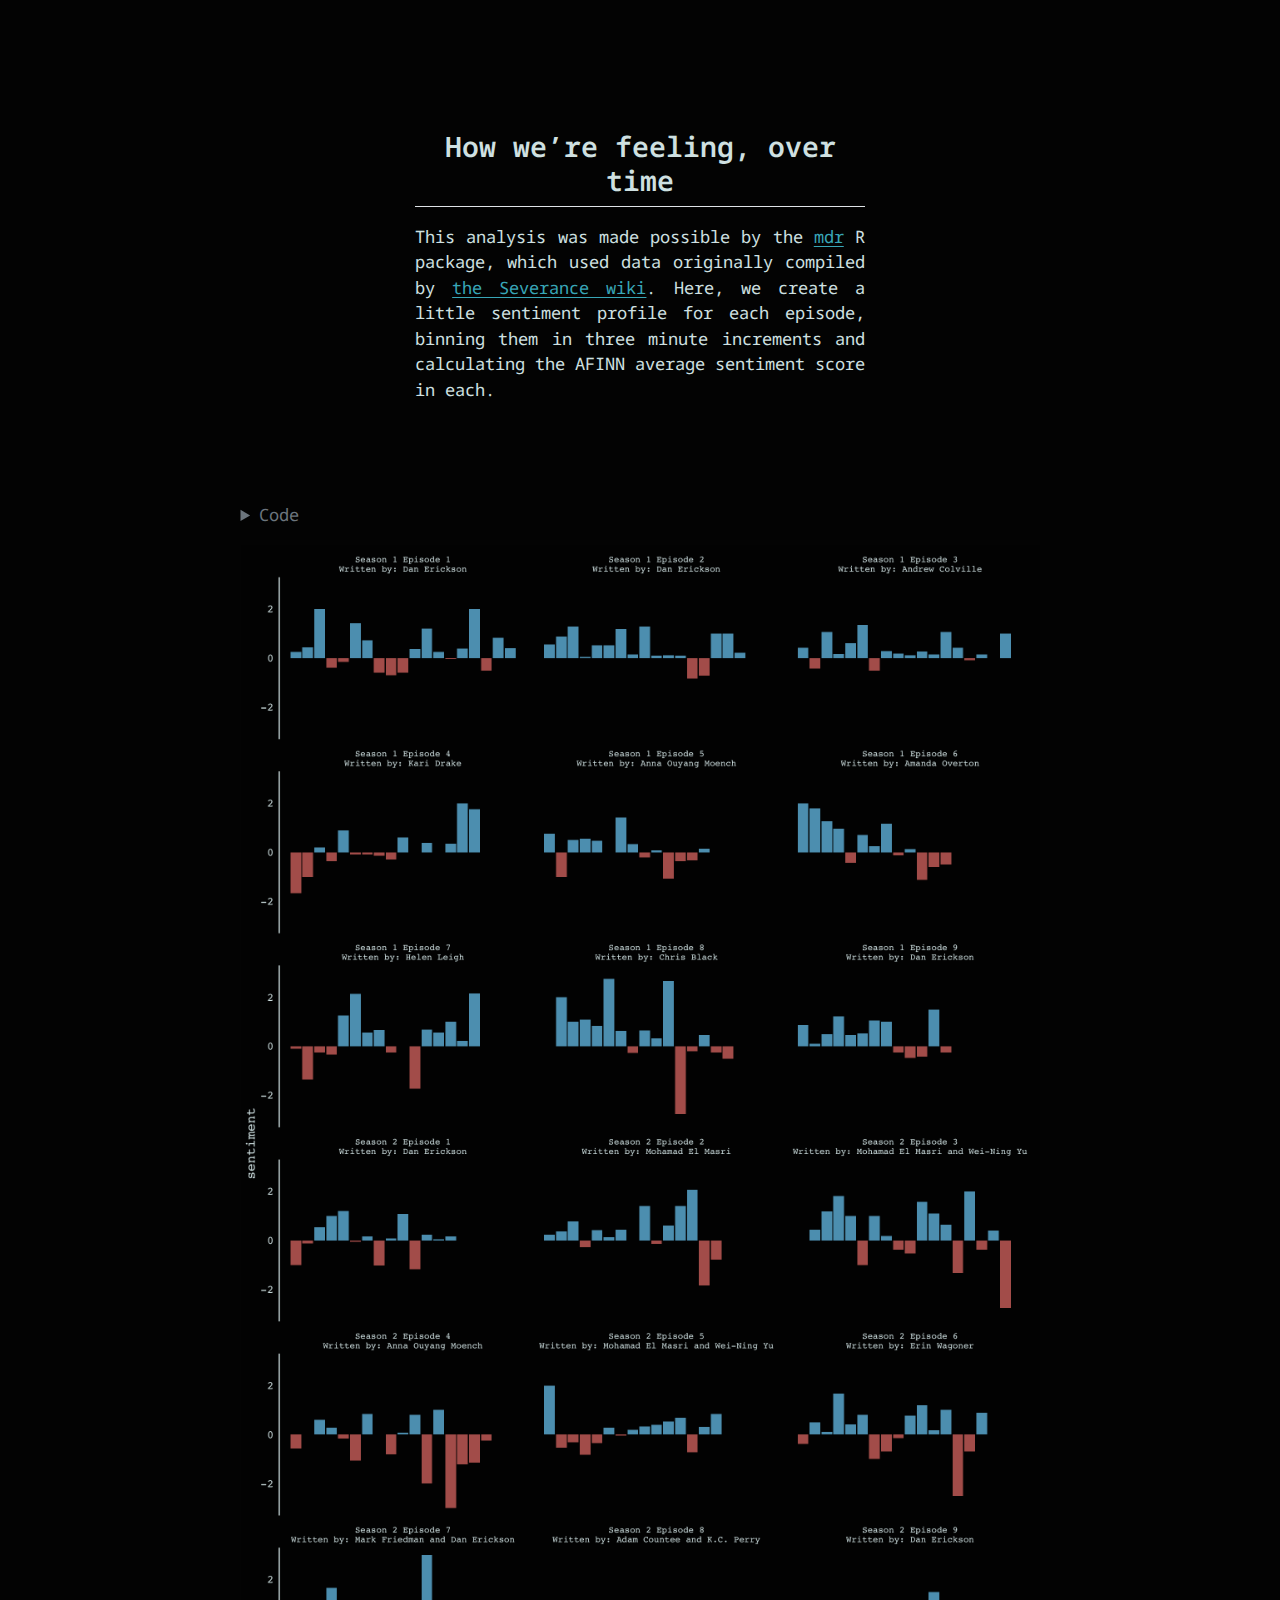
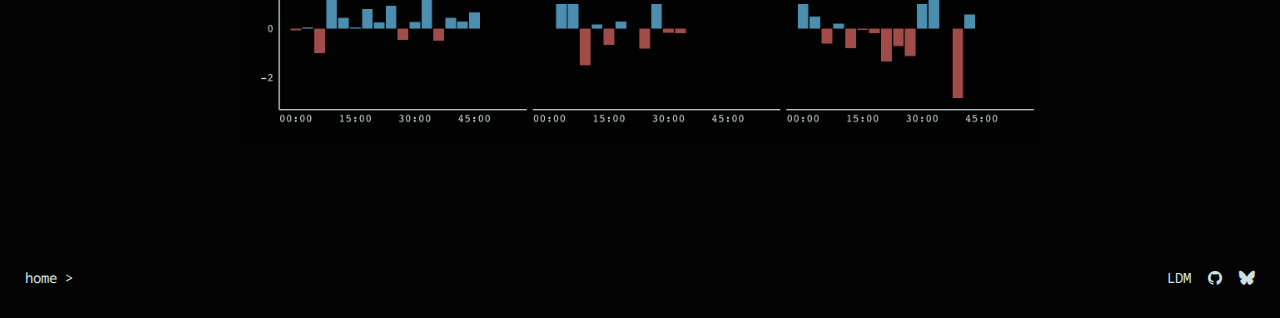
<file: analysis-feeling-over-time/index.html>
<!DOCTYPE html>
<html xmlns="http://www.w3.org/1999/xhtml" lang="en" xml:lang="en"><head>

<meta charset="utf-8">
<meta name="generator" content="quarto-1.6.42">

<meta name="viewport" content="width=device-width, initial-scale=1.0, user-scalable=yes">


<title>index – MDR</title>
<style>
code{white-space: pre-wrap;}
span.smallcaps{font-variant: small-caps;}
div.columns{display: flex; gap: min(4vw, 1.5em);}
div.column{flex: auto; overflow-x: auto;}
div.hanging-indent{margin-left: 1.5em; text-indent: -1.5em;}
ul.task-list{list-style: none;}
ul.task-list li input[type="checkbox"] {
  width: 0.8em;
  margin: 0 0.8em 0.2em -1em; /* quarto-specific, see https://github.com/quarto-dev/quarto-cli/issues/4556 */ 
  vertical-align: middle;
}
/* CSS for syntax highlighting */
pre > code.sourceCode { white-space: pre; position: relative; }
pre > code.sourceCode > span { line-height: 1.25; }
pre > code.sourceCode > span:empty { height: 1.2em; }
.sourceCode { overflow: visible; }
code.sourceCode > span { color: inherit; text-decoration: inherit; }
div.sourceCode { margin: 1em 0; }
pre.sourceCode { margin: 0; }
@media screen {
div.sourceCode { overflow: auto; }
}
@media print {
pre > code.sourceCode { white-space: pre-wrap; }
pre > code.sourceCode > span { display: inline-block; text-indent: -5em; padding-left: 5em; }
}
pre.numberSource code
  { counter-reset: source-line 0; }
pre.numberSource code > span
  { position: relative; left: -4em; counter-increment: source-line; }
pre.numberSource code > span > a:first-child::before
  { content: counter(source-line);
    position: relative; left: -1em; text-align: right; vertical-align: baseline;
    border: none; display: inline-block;
    -webkit-touch-callout: none; -webkit-user-select: none;
    -khtml-user-select: none; -moz-user-select: none;
    -ms-user-select: none; user-select: none;
    padding: 0 4px; width: 4em;
  }
pre.numberSource { margin-left: 3em;  padding-left: 4px; }
div.sourceCode
  {   }
@media screen {
pre > code.sourceCode > span > a:first-child::before { text-decoration: underline; }
}
</style>


<script src="../site_libs/quarto-nav/quarto-nav.js"></script>
<script src="../site_libs/clipboard/clipboard.min.js"></script>
<script src="../site_libs/quarto-search/autocomplete.umd.js"></script>
<script src="../site_libs/quarto-search/fuse.min.js"></script>
<script src="../site_libs/quarto-search/quarto-search.js"></script>
<meta name="quarto:offset" content="../">
<script src="../site_libs/quarto-html/quarto.js"></script>
<script src="../site_libs/quarto-html/popper.min.js"></script>
<script src="../site_libs/quarto-html/tippy.umd.min.js"></script>
<link href="../site_libs/quarto-html/tippy.css" rel="stylesheet">
<link href="../site_libs/quarto-html/quarto-syntax-highlighting-dark-b53751a350365c71b6c909e95f209ed1.css" rel="stylesheet" id="quarto-text-highlighting-styles">
<script src="../site_libs/bootstrap/bootstrap.min.js"></script>
<link href="../site_libs/bootstrap/bootstrap-icons.css" rel="stylesheet">
<link href="../site_libs/bootstrap/bootstrap-087d0f28d2736a625d81cf10e22edd1d.min.css" rel="stylesheet" append-hash="true" id="quarto-bootstrap" data-mode="dark">
<link href="../site_libs/quarto-contrib/fontawesome6-1.2.0/all.min.css" rel="stylesheet">
<link href="../site_libs/quarto-contrib/fontawesome6-1.2.0/latex-fontsize.css" rel="stylesheet">
<script id="quarto-search-options" type="application/json">{
  "location": "sidebar",
  "copy-button": false,
  "collapse-after": 3,
  "panel-placement": "start",
  "type": "textbox",
  "limit": 50,
  "keyboard-shortcut": [
    "f",
    "/",
    "s"
  ],
  "show-item-context": false,
  "language": {
    "search-no-results-text": "No results",
    "search-matching-documents-text": "matching documents",
    "search-copy-link-title": "Copy link to search",
    "search-hide-matches-text": "Hide additional matches",
    "search-more-match-text": "more match in this document",
    "search-more-matches-text": "more matches in this document",
    "search-clear-button-title": "Clear",
    "search-text-placeholder": "",
    "search-detached-cancel-button-title": "Cancel",
    "search-submit-button-title": "Submit",
    "search-label": "Search"
  }
}</script>


</head>

<body class="fullcontent">

<div id="quarto-search-results"></div>
<!-- content -->
<div id="quarto-content" class="quarto-container page-columns page-rows-contents page-layout-article">
<!-- sidebar -->
<!-- margin-sidebar -->
    
<!-- main -->
<main class="content" id="quarto-document-content"><header id="title-block-header" class="quarto-title-block"></header>
<script> document.addEventListener("DOMContentLoaded", function () {
document.querySelectorAll(".spoiler").forEach(spoiler => {
 spoiler.addEventListener("click", function () {
    this.classList.toggle("revealed");
   });
  });
  });
 </script>




<center>
<section id="how-were-feeling-over-time" class="level2 text">
<h2 data-anchor-id="how-were-feeling-over-time">How we’re feeling, over time</h2>
<p>This analysis was made possible by the <a href="https://lucymcgowan.github.io/mdr">mdr</a> R package, which used data originally compiled by <a href="https://severance.wiki/">the Severance wiki</a>. Here, we create a little sentiment profile for each episode, binning them in three minute increments and calculating the AFINN average sentiment score in each.</p>
</section>
</center>
<div class="cell" data-layout-align="center">
<details class="code-fold">
<summary>Code</summary>
<div class="sourceCode cell-code" id="cb1"><pre class="sourceCode r code-with-copy"><code class="sourceCode r"><span id="cb1-1"><a href="#cb1-1" aria-hidden="true" tabindex="-1"></a><span class="fu">library</span>(tidytext)</span>
<span id="cb1-2"><a href="#cb1-2" aria-hidden="true" tabindex="-1"></a><span class="fu">library</span>(mdr)</span>
<span id="cb1-3"><a href="#cb1-3" aria-hidden="true" tabindex="-1"></a><span class="fu">library</span>(tidyverse)</span>
<span id="cb1-4"><a href="#cb1-4" aria-hidden="true" tabindex="-1"></a></span>
<span id="cb1-5"><a href="#cb1-5" aria-hidden="true" tabindex="-1"></a>df <span class="ot">&lt;-</span> transcripts <span class="sc">|&gt;</span></span>
<span id="cb1-6"><a href="#cb1-6" aria-hidden="true" tabindex="-1"></a>  <span class="fu">mutate</span>(<span class="at">timestamp_seconds =</span> <span class="fu">as.numeric</span>(timestamp), </span>
<span id="cb1-7"><a href="#cb1-7" aria-hidden="true" tabindex="-1"></a>         <span class="at">bin =</span> <span class="fu">floor</span>(timestamp_seconds <span class="sc">/</span> <span class="dv">180</span>) <span class="sc">*</span> <span class="dv">180</span>) <span class="sc">|&gt;</span></span>
<span id="cb1-8"><a href="#cb1-8" aria-hidden="true" tabindex="-1"></a>  <span class="fu">left_join</span>(episodes, <span class="at">by =</span> <span class="fu">c</span>(<span class="st">"season"</span>, <span class="st">"episode"</span>))</span>
<span id="cb1-9"><a href="#cb1-9" aria-hidden="true" tabindex="-1"></a></span>
<span id="cb1-10"><a href="#cb1-10" aria-hidden="true" tabindex="-1"></a>df <span class="sc">|&gt;</span></span>
<span id="cb1-11"><a href="#cb1-11" aria-hidden="true" tabindex="-1"></a>  <span class="fu">mutate</span>(<span class="at">id =</span> glue<span class="sc">::</span><span class="fu">glue</span>(<span class="st">"Season {season} Episode {episode}</span><span class="sc">\n</span><span class="st">Written by: {writer}"</span>)) <span class="sc">|&gt;</span></span>
<span id="cb1-12"><a href="#cb1-12" aria-hidden="true" tabindex="-1"></a>  <span class="fu">unnest_tokens</span>(word, dialogue) <span class="sc">|&gt;</span></span>
<span id="cb1-13"><a href="#cb1-13" aria-hidden="true" tabindex="-1"></a>  <span class="fu">inner_join</span>(<span class="fu">get_sentiments</span>(<span class="st">"afinn"</span>), <span class="at">by =</span> <span class="st">"word"</span>) <span class="sc">|&gt;</span></span>
<span id="cb1-14"><a href="#cb1-14" aria-hidden="true" tabindex="-1"></a>  <span class="fu">group_by</span>(id, bin) <span class="sc">|&gt;</span></span>
<span id="cb1-15"><a href="#cb1-15" aria-hidden="true" tabindex="-1"></a>  <span class="fu">summarise</span>(<span class="at">sentiment =</span> <span class="fu">mean</span>(value)) <span class="sc">|&gt;</span></span>
<span id="cb1-16"><a href="#cb1-16" aria-hidden="true" tabindex="-1"></a>  <span class="fu">ggplot</span>(<span class="fu">aes</span>(<span class="at">x =</span> bin, <span class="at">y =</span> sentiment, <span class="at">fill =</span> sentiment <span class="sc">&gt;</span> <span class="dv">0</span>)) <span class="sc">+</span> </span>
<span id="cb1-17"><a href="#cb1-17" aria-hidden="true" tabindex="-1"></a>  <span class="fu">geom_bar</span>(<span class="at">stat =</span> <span class="st">"identity"</span>, <span class="at">alpha =</span> <span class="fl">0.8</span>) <span class="sc">+</span></span>
<span id="cb1-18"><a href="#cb1-18" aria-hidden="true" tabindex="-1"></a>  <span class="fu">scale_fill_manual</span>(<span class="at">values =</span> <span class="fu">c</span>(<span class="st">"#C15C58"</span>, <span class="st">"#5BA9D0"</span>)) <span class="sc">+</span></span>
<span id="cb1-19"><a href="#cb1-19" aria-hidden="true" tabindex="-1"></a>  <span class="fu">scale_x_time</span>(<span class="at">labels =</span> scales<span class="sc">::</span><span class="fu">time_format</span>(<span class="st">"%M:%S"</span>)) <span class="sc">+</span></span>
<span id="cb1-20"><a href="#cb1-20" aria-hidden="true" tabindex="-1"></a>  <span class="fu">labs</span>(<span class="at">x =</span> <span class="st">""</span>) <span class="sc">+</span></span>
<span id="cb1-21"><a href="#cb1-21" aria-hidden="true" tabindex="-1"></a>  <span class="fu">facet_wrap</span>(<span class="sc">~</span>id, <span class="at">ncol =</span> <span class="dv">3</span>) <span class="sc">+</span> </span>
<span id="cb1-22"><a href="#cb1-22" aria-hidden="true" tabindex="-1"></a>  <span class="fu">theme_mdr</span>() <span class="sc">+</span> </span>
<span id="cb1-23"><a href="#cb1-23" aria-hidden="true" tabindex="-1"></a>  <span class="fu">theme</span>(</span>
<span id="cb1-24"><a href="#cb1-24" aria-hidden="true" tabindex="-1"></a>    <span class="at">strip.text =</span> <span class="fu">element_text</span>(<span class="at">size =</span> <span class="dv">8</span>),</span>
<span id="cb1-25"><a href="#cb1-25" aria-hidden="true" tabindex="-1"></a>    <span class="at">legend.position =</span> <span class="st">"none"</span>,</span>
<span id="cb1-26"><a href="#cb1-26" aria-hidden="true" tabindex="-1"></a>    <span class="at">panel.grid.minor =</span> <span class="fu">element_blank</span>(),</span>
<span id="cb1-27"><a href="#cb1-27" aria-hidden="true" tabindex="-1"></a>    <span class="at">panel.grid.major =</span> <span class="fu">element_blank</span>())</span></code><button title="Copy to Clipboard" class="code-copy-button"><i class="bi"></i></button></pre></div>
</details>
<div class="cell-output-display">
<div class="quarto-figure quarto-figure-center">
<figure class="figure">
<p><img src="index_files/figure-html/unnamed-chunk-1-1.png" class="img-fluid quarto-figure quarto-figure-center figure-img" width="960"></p>
</figure>
</div>
</div>
</div>



</main> <!-- /main -->
<script id="quarto-html-after-body" type="application/javascript">
window.document.addEventListener("DOMContentLoaded", function (event) {
  const toggleBodyColorMode = (bsSheetEl) => {
    const mode = bsSheetEl.getAttribute("data-mode");
    const bodyEl = window.document.querySelector("body");
    if (mode === "dark") {
      bodyEl.classList.add("quarto-dark");
      bodyEl.classList.remove("quarto-light");
    } else {
      bodyEl.classList.add("quarto-light");
      bodyEl.classList.remove("quarto-dark");
    }
  }
  const toggleBodyColorPrimary = () => {
    const bsSheetEl = window.document.querySelector("link#quarto-bootstrap");
    if (bsSheetEl) {
      toggleBodyColorMode(bsSheetEl);
    }
  }
  toggleBodyColorPrimary();  
  const isCodeAnnotation = (el) => {
    for (const clz of el.classList) {
      if (clz.startsWith('code-annotation-')) {                     
        return true;
      }
    }
    return false;
  }
  const onCopySuccess = function(e) {
    // button target
    const button = e.trigger;
    // don't keep focus
    button.blur();
    // flash "checked"
    button.classList.add('code-copy-button-checked');
    var currentTitle = button.getAttribute("title");
    button.setAttribute("title", "Copied!");
    let tooltip;
    if (window.bootstrap) {
      button.setAttribute("data-bs-toggle", "tooltip");
      button.setAttribute("data-bs-placement", "left");
      button.setAttribute("data-bs-title", "Copied!");
      tooltip = new bootstrap.Tooltip(button, 
        { trigger: "manual", 
          customClass: "code-copy-button-tooltip",
          offset: [0, -8]});
      tooltip.show();    
    }
    setTimeout(function() {
      if (tooltip) {
        tooltip.hide();
        button.removeAttribute("data-bs-title");
        button.removeAttribute("data-bs-toggle");
        button.removeAttribute("data-bs-placement");
      }
      button.setAttribute("title", currentTitle);
      button.classList.remove('code-copy-button-checked');
    }, 1000);
    // clear code selection
    e.clearSelection();
  }
  const getTextToCopy = function(trigger) {
      const codeEl = trigger.previousElementSibling.cloneNode(true);
      for (const childEl of codeEl.children) {
        if (isCodeAnnotation(childEl)) {
          childEl.remove();
        }
      }
      return codeEl.innerText;
  }
  const clipboard = new window.ClipboardJS('.code-copy-button:not([data-in-quarto-modal])', {
    text: getTextToCopy
  });
  clipboard.on('success', onCopySuccess);
  if (window.document.getElementById('quarto-embedded-source-code-modal')) {
    const clipboardModal = new window.ClipboardJS('.code-copy-button[data-in-quarto-modal]', {
      text: getTextToCopy,
      container: window.document.getElementById('quarto-embedded-source-code-modal')
    });
    clipboardModal.on('success', onCopySuccess);
  }
    var localhostRegex = new RegExp(/^(?:http|https):\/\/localhost\:?[0-9]*\//);
    var mailtoRegex = new RegExp(/^mailto:/);
      var filterRegex = new RegExp("https:\/\/mdr\.lucymcgowan\.com");
    var isInternal = (href) => {
        return filterRegex.test(href) || localhostRegex.test(href) || mailtoRegex.test(href);
    }
    // Inspect non-navigation links and adorn them if external
 	var links = window.document.querySelectorAll('a[href]:not(.nav-link):not(.navbar-brand):not(.toc-action):not(.sidebar-link):not(.sidebar-item-toggle):not(.pagination-link):not(.no-external):not([aria-hidden]):not(.dropdown-item):not(.quarto-navigation-tool):not(.about-link)');
    for (var i=0; i<links.length; i++) {
      const link = links[i];
      if (!isInternal(link.href)) {
        // undo the damage that might have been done by quarto-nav.js in the case of
        // links that we want to consider external
        if (link.dataset.originalHref !== undefined) {
          link.href = link.dataset.originalHref;
        }
      }
    }
  function tippyHover(el, contentFn, onTriggerFn, onUntriggerFn) {
    const config = {
      allowHTML: true,
      maxWidth: 500,
      delay: 100,
      arrow: false,
      appendTo: function(el) {
          return el.parentElement;
      },
      interactive: true,
      interactiveBorder: 10,
      theme: 'quarto',
      placement: 'bottom-start',
    };
    if (contentFn) {
      config.content = contentFn;
    }
    if (onTriggerFn) {
      config.onTrigger = onTriggerFn;
    }
    if (onUntriggerFn) {
      config.onUntrigger = onUntriggerFn;
    }
    window.tippy(el, config); 
  }
  const noterefs = window.document.querySelectorAll('a[role="doc-noteref"]');
  for (var i=0; i<noterefs.length; i++) {
    const ref = noterefs[i];
    tippyHover(ref, function() {
      // use id or data attribute instead here
      let href = ref.getAttribute('data-footnote-href') || ref.getAttribute('href');
      try { href = new URL(href).hash; } catch {}
      const id = href.replace(/^#\/?/, "");
      const note = window.document.getElementById(id);
      if (note) {
        return note.innerHTML;
      } else {
        return "";
      }
    });
  }
  const xrefs = window.document.querySelectorAll('a.quarto-xref');
  const processXRef = (id, note) => {
    // Strip column container classes
    const stripColumnClz = (el) => {
      el.classList.remove("page-full", "page-columns");
      if (el.children) {
        for (const child of el.children) {
          stripColumnClz(child);
        }
      }
    }
    stripColumnClz(note)
    if (id === null || id.startsWith('sec-')) {
      // Special case sections, only their first couple elements
      const container = document.createElement("div");
      if (note.children && note.children.length > 2) {
        container.appendChild(note.children[0].cloneNode(true));
        for (let i = 1; i < note.children.length; i++) {
          const child = note.children[i];
          if (child.tagName === "P" && child.innerText === "") {
            continue;
          } else {
            container.appendChild(child.cloneNode(true));
            break;
          }
        }
        if (window.Quarto?.typesetMath) {
          window.Quarto.typesetMath(container);
        }
        return container.innerHTML
      } else {
        if (window.Quarto?.typesetMath) {
          window.Quarto.typesetMath(note);
        }
        return note.innerHTML;
      }
    } else {
      // Remove any anchor links if they are present
      const anchorLink = note.querySelector('a.anchorjs-link');
      if (anchorLink) {
        anchorLink.remove();
      }
      if (window.Quarto?.typesetMath) {
        window.Quarto.typesetMath(note);
      }
      if (note.classList.contains("callout")) {
        return note.outerHTML;
      } else {
        return note.innerHTML;
      }
    }
  }
  for (var i=0; i<xrefs.length; i++) {
    const xref = xrefs[i];
    tippyHover(xref, undefined, function(instance) {
      instance.disable();
      let url = xref.getAttribute('href');
      let hash = undefined; 
      if (url.startsWith('#')) {
        hash = url;
      } else {
        try { hash = new URL(url).hash; } catch {}
      }
      if (hash) {
        const id = hash.replace(/^#\/?/, "");
        const note = window.document.getElementById(id);
        if (note !== null) {
          try {
            const html = processXRef(id, note.cloneNode(true));
            instance.setContent(html);
          } finally {
            instance.enable();
            instance.show();
          }
        } else {
          // See if we can fetch this
          fetch(url.split('#')[0])
          .then(res => res.text())
          .then(html => {
            const parser = new DOMParser();
            const htmlDoc = parser.parseFromString(html, "text/html");
            const note = htmlDoc.getElementById(id);
            if (note !== null) {
              const html = processXRef(id, note);
              instance.setContent(html);
            } 
          }).finally(() => {
            instance.enable();
            instance.show();
          });
        }
      } else {
        // See if we can fetch a full url (with no hash to target)
        // This is a special case and we should probably do some content thinning / targeting
        fetch(url)
        .then(res => res.text())
        .then(html => {
          const parser = new DOMParser();
          const htmlDoc = parser.parseFromString(html, "text/html");
          const note = htmlDoc.querySelector('main.content');
          if (note !== null) {
            // This should only happen for chapter cross references
            // (since there is no id in the URL)
            // remove the first header
            if (note.children.length > 0 && note.children[0].tagName === "HEADER") {
              note.children[0].remove();
            }
            const html = processXRef(null, note);
            instance.setContent(html);
          } 
        }).finally(() => {
          instance.enable();
          instance.show();
        });
      }
    }, function(instance) {
    });
  }
      let selectedAnnoteEl;
      const selectorForAnnotation = ( cell, annotation) => {
        let cellAttr = 'data-code-cell="' + cell + '"';
        let lineAttr = 'data-code-annotation="' +  annotation + '"';
        const selector = 'span[' + cellAttr + '][' + lineAttr + ']';
        return selector;
      }
      const selectCodeLines = (annoteEl) => {
        const doc = window.document;
        const targetCell = annoteEl.getAttribute("data-target-cell");
        const targetAnnotation = annoteEl.getAttribute("data-target-annotation");
        const annoteSpan = window.document.querySelector(selectorForAnnotation(targetCell, targetAnnotation));
        const lines = annoteSpan.getAttribute("data-code-lines").split(",");
        const lineIds = lines.map((line) => {
          return targetCell + "-" + line;
        })
        let top = null;
        let height = null;
        let parent = null;
        if (lineIds.length > 0) {
            //compute the position of the single el (top and bottom and make a div)
            const el = window.document.getElementById(lineIds[0]);
            top = el.offsetTop;
            height = el.offsetHeight;
            parent = el.parentElement.parentElement;
          if (lineIds.length > 1) {
            const lastEl = window.document.getElementById(lineIds[lineIds.length - 1]);
            const bottom = lastEl.offsetTop + lastEl.offsetHeight;
            height = bottom - top;
          }
          if (top !== null && height !== null && parent !== null) {
            // cook up a div (if necessary) and position it 
            let div = window.document.getElementById("code-annotation-line-highlight");
            if (div === null) {
              div = window.document.createElement("div");
              div.setAttribute("id", "code-annotation-line-highlight");
              div.style.position = 'absolute';
              parent.appendChild(div);
            }
            div.style.top = top - 2 + "px";
            div.style.height = height + 4 + "px";
            div.style.left = 0;
            let gutterDiv = window.document.getElementById("code-annotation-line-highlight-gutter");
            if (gutterDiv === null) {
              gutterDiv = window.document.createElement("div");
              gutterDiv.setAttribute("id", "code-annotation-line-highlight-gutter");
              gutterDiv.style.position = 'absolute';
              const codeCell = window.document.getElementById(targetCell);
              const gutter = codeCell.querySelector('.code-annotation-gutter');
              gutter.appendChild(gutterDiv);
            }
            gutterDiv.style.top = top - 2 + "px";
            gutterDiv.style.height = height + 4 + "px";
          }
          selectedAnnoteEl = annoteEl;
        }
      };
      const unselectCodeLines = () => {
        const elementsIds = ["code-annotation-line-highlight", "code-annotation-line-highlight-gutter"];
        elementsIds.forEach((elId) => {
          const div = window.document.getElementById(elId);
          if (div) {
            div.remove();
          }
        });
        selectedAnnoteEl = undefined;
      };
        // Handle positioning of the toggle
    window.addEventListener(
      "resize",
      throttle(() => {
        elRect = undefined;
        if (selectedAnnoteEl) {
          selectCodeLines(selectedAnnoteEl);
        }
      }, 10)
    );
    function throttle(fn, ms) {
    let throttle = false;
    let timer;
      return (...args) => {
        if(!throttle) { // first call gets through
            fn.apply(this, args);
            throttle = true;
        } else { // all the others get throttled
            if(timer) clearTimeout(timer); // cancel #2
            timer = setTimeout(() => {
              fn.apply(this, args);
              timer = throttle = false;
            }, ms);
        }
      };
    }
      // Attach click handler to the DT
      const annoteDls = window.document.querySelectorAll('dt[data-target-cell]');
      for (const annoteDlNode of annoteDls) {
        annoteDlNode.addEventListener('click', (event) => {
          const clickedEl = event.target;
          if (clickedEl !== selectedAnnoteEl) {
            unselectCodeLines();
            const activeEl = window.document.querySelector('dt[data-target-cell].code-annotation-active');
            if (activeEl) {
              activeEl.classList.remove('code-annotation-active');
            }
            selectCodeLines(clickedEl);
            clickedEl.classList.add('code-annotation-active');
          } else {
            // Unselect the line
            unselectCodeLines();
            clickedEl.classList.remove('code-annotation-active');
          }
        });
      }
  const findCites = (el) => {
    const parentEl = el.parentElement;
    if (parentEl) {
      const cites = parentEl.dataset.cites;
      if (cites) {
        return {
          el,
          cites: cites.split(' ')
        };
      } else {
        return findCites(el.parentElement)
      }
    } else {
      return undefined;
    }
  };
  var bibliorefs = window.document.querySelectorAll('a[role="doc-biblioref"]');
  for (var i=0; i<bibliorefs.length; i++) {
    const ref = bibliorefs[i];
    const citeInfo = findCites(ref);
    if (citeInfo) {
      tippyHover(citeInfo.el, function() {
        var popup = window.document.createElement('div');
        citeInfo.cites.forEach(function(cite) {
          var citeDiv = window.document.createElement('div');
          citeDiv.classList.add('hanging-indent');
          citeDiv.classList.add('csl-entry');
          var biblioDiv = window.document.getElementById('ref-' + cite);
          if (biblioDiv) {
            citeDiv.innerHTML = biblioDiv.innerHTML;
          }
          popup.appendChild(citeDiv);
        });
        return popup.innerHTML;
      });
    }
  }
});
</script>
</div> <!-- /content -->
<footer class="footer">
  <div class="nav-footer">
    <div class="nav-footer-left">
      <ul class="footer-items list-unstyled">
    <li class="nav-item">
    <a class="nav-link" href="../">
<p>home &gt;</p>
</a>
  </li>  
</ul>
    </div>   
    <div class="nav-footer-center">
      &nbsp;
    </div>
    <div class="nav-footer-right">
      <ul class="footer-items list-unstyled">
    <li class="nav-item">
    <a class="nav-link" href="https://lucymcgowan.com">
<p>LDM</p>
</a>
  </li>  
    <li class="nav-item compact">
    <a class="nav-link" href="https://github.com/lucymcgowan/mdr-website">
      <i class="bi bi-github" role="img">
</i> 
    </a>
  </li>  
    <li class="nav-item">
    <a class="nav-link" href="https://bsky.app/profile/lucystats.bsky.social">
<p><i class="fa-brands fa-bluesky" aria-label="bluesky"></i></p>
</a>
  </li>  
</ul>
    </div>
  </div>
</footer>




</body></html>
</file>
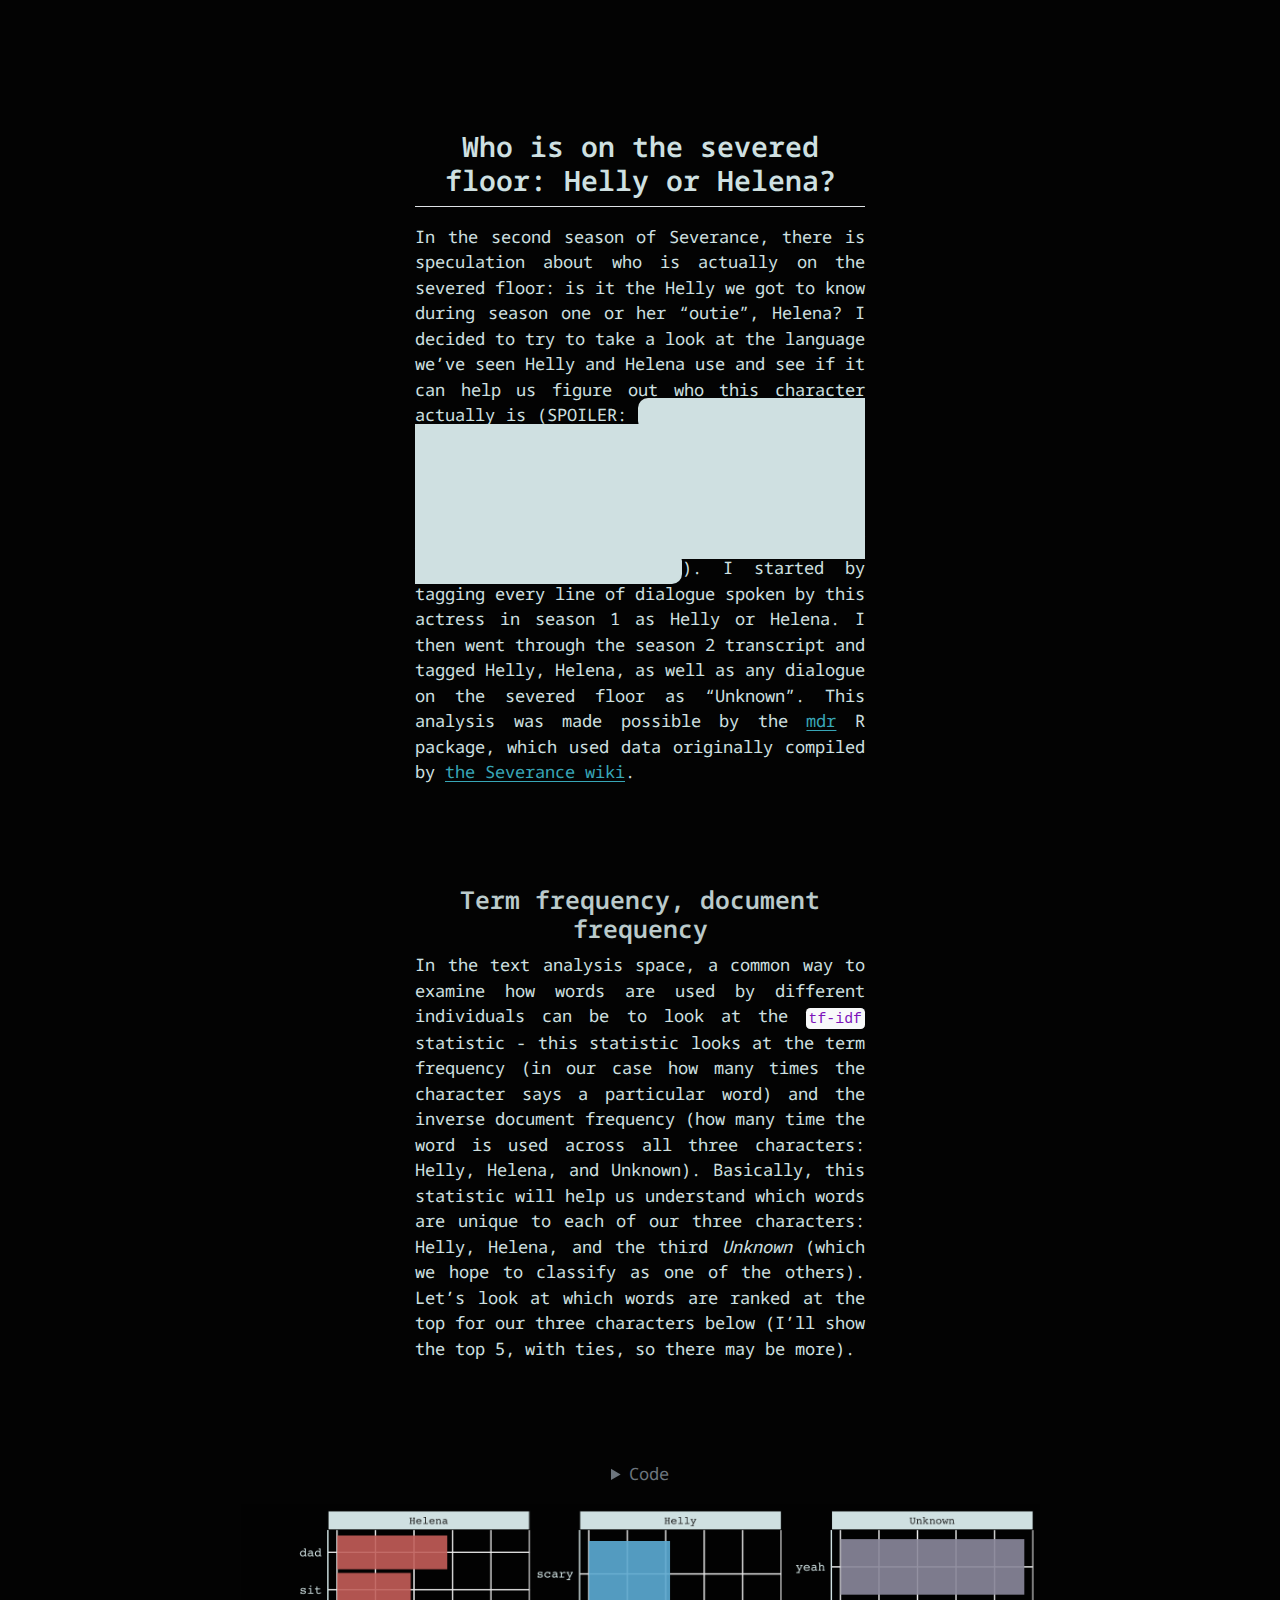
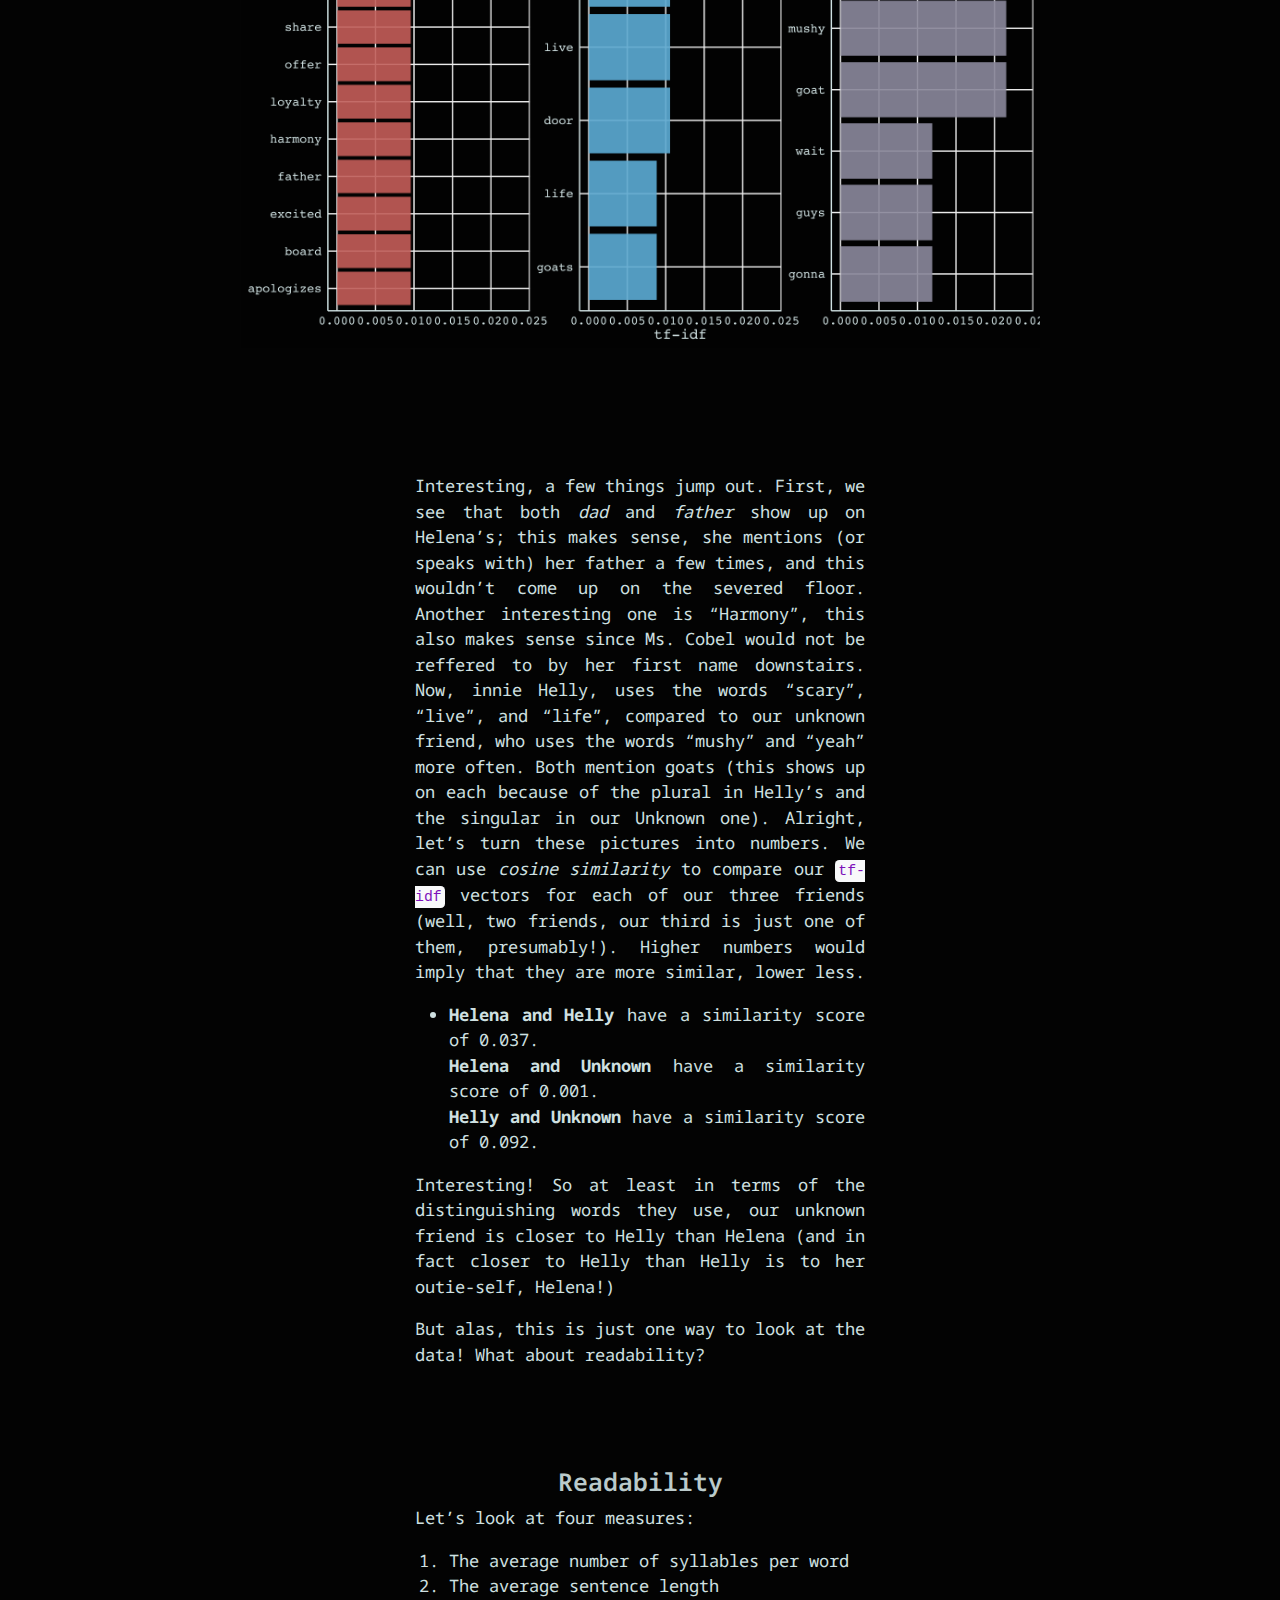
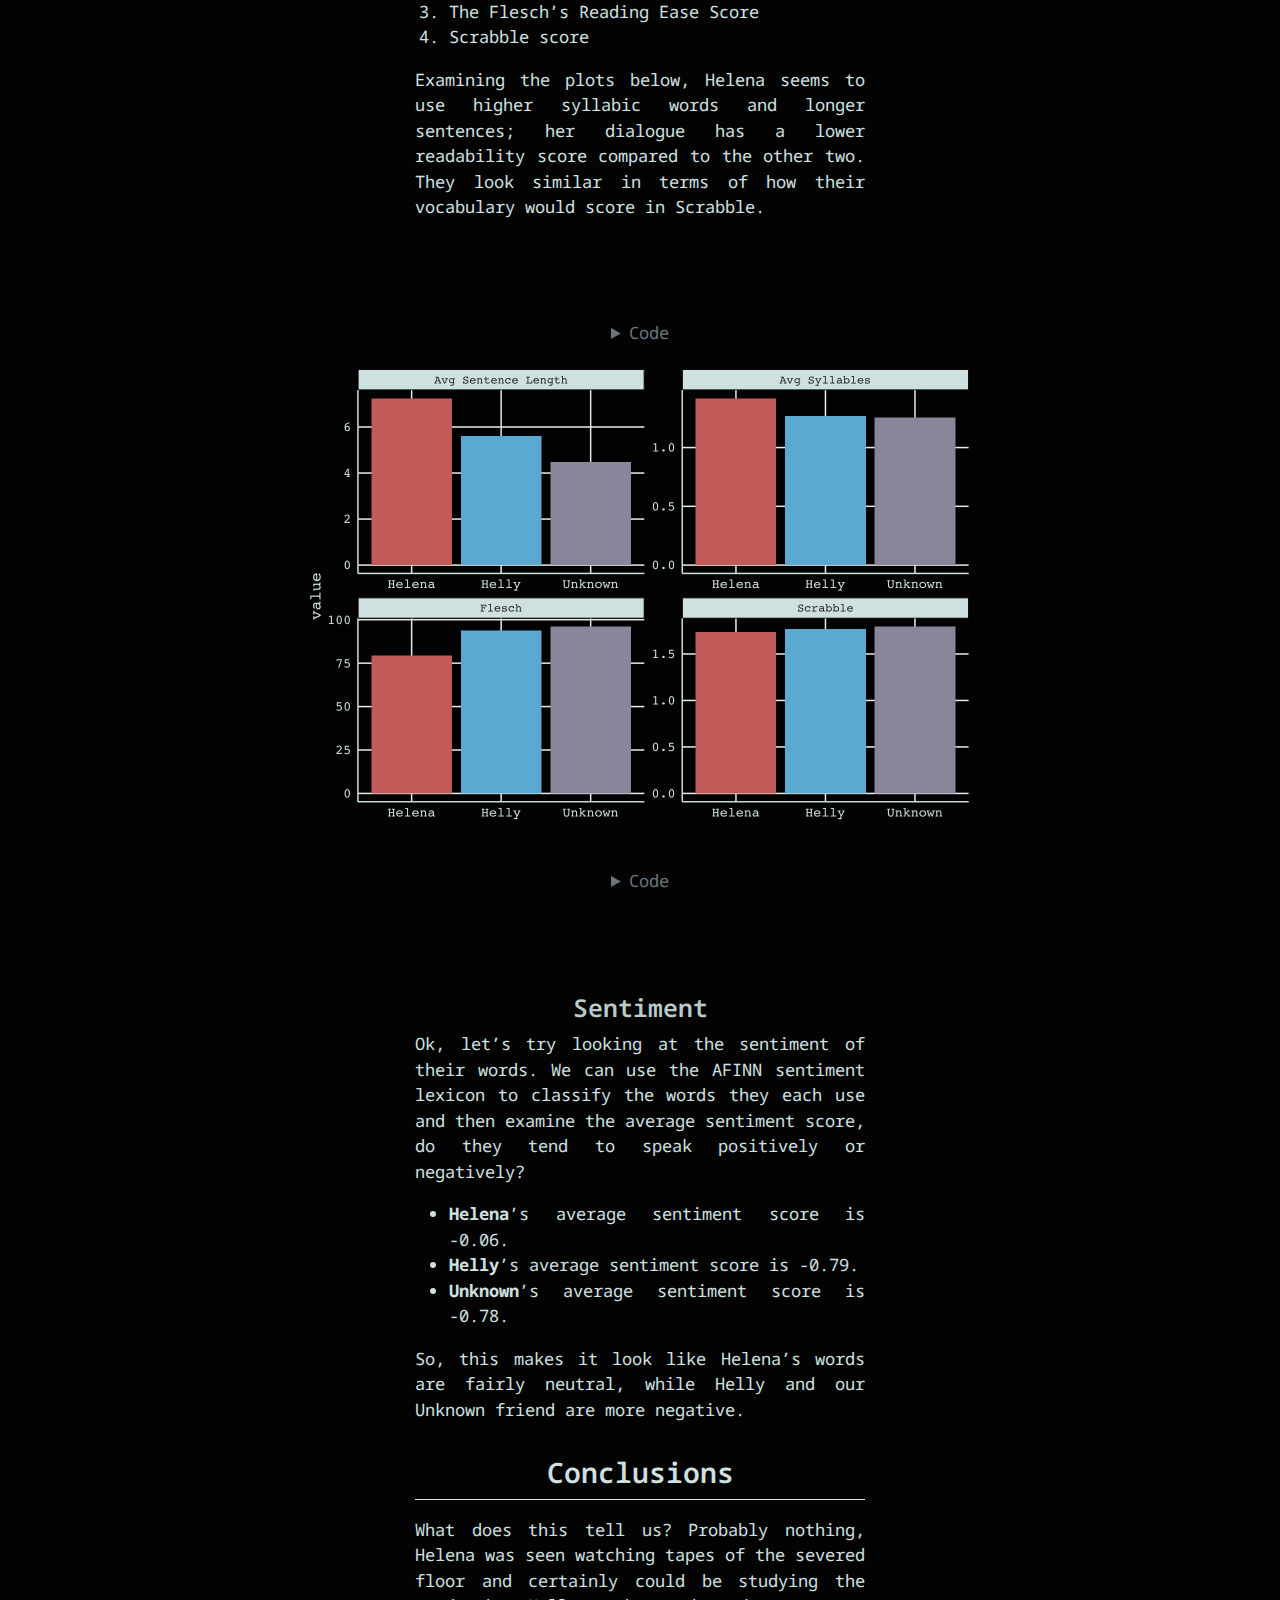
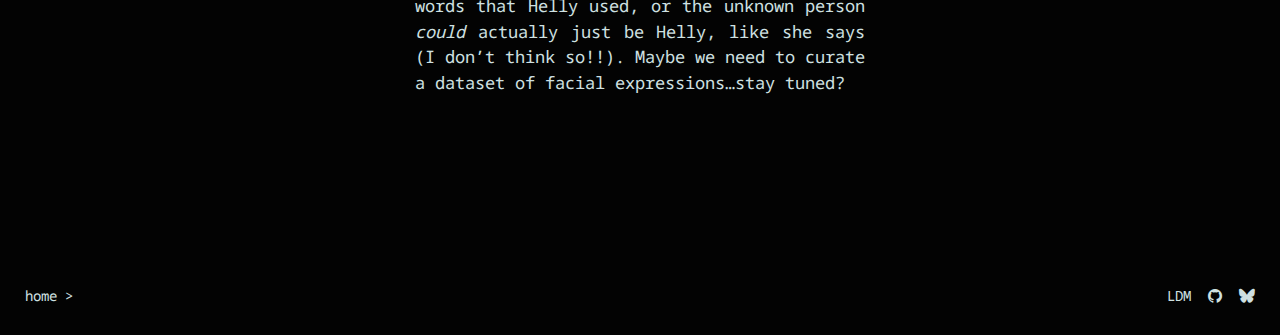
<file: analysis-helly-or-helena/index.html>
<!DOCTYPE html>
<html xmlns="http://www.w3.org/1999/xhtml" lang="en" xml:lang="en"><head>

<meta charset="utf-8">
<meta name="generator" content="quarto-1.6.42">

<meta name="viewport" content="width=device-width, initial-scale=1.0, user-scalable=yes">


<title>index – MDR</title>
<style>
code{white-space: pre-wrap;}
span.smallcaps{font-variant: small-caps;}
div.columns{display: flex; gap: min(4vw, 1.5em);}
div.column{flex: auto; overflow-x: auto;}
div.hanging-indent{margin-left: 1.5em; text-indent: -1.5em;}
ul.task-list{list-style: none;}
ul.task-list li input[type="checkbox"] {
  width: 0.8em;
  margin: 0 0.8em 0.2em -1em; /* quarto-specific, see https://github.com/quarto-dev/quarto-cli/issues/4556 */ 
  vertical-align: middle;
}
/* CSS for syntax highlighting */
pre > code.sourceCode { white-space: pre; position: relative; }
pre > code.sourceCode > span { line-height: 1.25; }
pre > code.sourceCode > span:empty { height: 1.2em; }
.sourceCode { overflow: visible; }
code.sourceCode > span { color: inherit; text-decoration: inherit; }
div.sourceCode { margin: 1em 0; }
pre.sourceCode { margin: 0; }
@media screen {
div.sourceCode { overflow: auto; }
}
@media print {
pre > code.sourceCode { white-space: pre-wrap; }
pre > code.sourceCode > span { display: inline-block; text-indent: -5em; padding-left: 5em; }
}
pre.numberSource code
  { counter-reset: source-line 0; }
pre.numberSource code > span
  { position: relative; left: -4em; counter-increment: source-line; }
pre.numberSource code > span > a:first-child::before
  { content: counter(source-line);
    position: relative; left: -1em; text-align: right; vertical-align: baseline;
    border: none; display: inline-block;
    -webkit-touch-callout: none; -webkit-user-select: none;
    -khtml-user-select: none; -moz-user-select: none;
    -ms-user-select: none; user-select: none;
    padding: 0 4px; width: 4em;
  }
pre.numberSource { margin-left: 3em;  padding-left: 4px; }
div.sourceCode
  {   }
@media screen {
pre > code.sourceCode > span > a:first-child::before { text-decoration: underline; }
}
</style>


<script src="../site_libs/quarto-nav/quarto-nav.js"></script>
<script src="../site_libs/clipboard/clipboard.min.js"></script>
<script src="../site_libs/quarto-search/autocomplete.umd.js"></script>
<script src="../site_libs/quarto-search/fuse.min.js"></script>
<script src="../site_libs/quarto-search/quarto-search.js"></script>
<meta name="quarto:offset" content="../">
<script src="../site_libs/quarto-html/quarto.js"></script>
<script src="../site_libs/quarto-html/popper.min.js"></script>
<script src="../site_libs/quarto-html/tippy.umd.min.js"></script>
<link href="../site_libs/quarto-html/tippy.css" rel="stylesheet">
<link href="../site_libs/quarto-html/quarto-syntax-highlighting-dark-b53751a350365c71b6c909e95f209ed1.css" rel="stylesheet" id="quarto-text-highlighting-styles">
<script src="../site_libs/bootstrap/bootstrap.min.js"></script>
<link href="../site_libs/bootstrap/bootstrap-icons.css" rel="stylesheet">
<link href="../site_libs/bootstrap/bootstrap-087d0f28d2736a625d81cf10e22edd1d.min.css" rel="stylesheet" append-hash="true" id="quarto-bootstrap" data-mode="dark">
<link href="../site_libs/quarto-contrib/fontawesome6-1.2.0/all.min.css" rel="stylesheet">
<link href="../site_libs/quarto-contrib/fontawesome6-1.2.0/latex-fontsize.css" rel="stylesheet">
<script id="quarto-search-options" type="application/json">{
  "location": "sidebar",
  "copy-button": false,
  "collapse-after": 3,
  "panel-placement": "start",
  "type": "textbox",
  "limit": 50,
  "keyboard-shortcut": [
    "f",
    "/",
    "s"
  ],
  "show-item-context": false,
  "language": {
    "search-no-results-text": "No results",
    "search-matching-documents-text": "matching documents",
    "search-copy-link-title": "Copy link to search",
    "search-hide-matches-text": "Hide additional matches",
    "search-more-match-text": "more match in this document",
    "search-more-matches-text": "more matches in this document",
    "search-clear-button-title": "Clear",
    "search-text-placeholder": "",
    "search-detached-cancel-button-title": "Cancel",
    "search-submit-button-title": "Submit",
    "search-label": "Search"
  }
}</script>


</head>

<body class="fullcontent">

<div id="quarto-search-results"></div>
<!-- content -->
<div id="quarto-content" class="quarto-container page-columns page-rows-contents page-layout-article">
<!-- sidebar -->
<!-- margin-sidebar -->
    
<!-- main -->
<main class="content" id="quarto-document-content"><header id="title-block-header" class="quarto-title-block"></header>
<script> document.addEventListener("DOMContentLoaded", function () {
document.querySelectorAll(".spoiler").forEach(spoiler => {
 spoiler.addEventListener("click", function () {
    this.classList.toggle("revealed");
   });
  });
  });
 </script>




<center>
<section id="who-is-on-the-severed-floor-helly-or-helena" class="level2 text">
<h2 data-anchor-id="who-is-on-the-severed-floor-helly-or-helena">Who is on the severed floor: Helly or Helena?</h2>
<p>In the second season of Severance, there is speculation about who is actually on the severed floor: is it the Helly we got to know during season one or her “outie”, Helena? I decided to try to take a look at the language we’ve seen Helly and Helena use and see if it can help us figure out who this character actually is (SPOILER: <span class="spoiler">I’m basically positive it’s Helena and have been so since the first episode of the second season, no amount of text analysis will change my mind because it’s all in her mannerisms! And her voice! And the weird way she points out the lack of cameras and microphones…</span>). I started by tagging every line of dialogue spoken by this actress in season 1 as Helly or Helena. I then went through the season 2 transcript and tagged Helly, Helena, as well as any dialogue on the severed floor as “Unknown”. This analysis was made possible by the <a href="https://lucymcgowan.github.io/mdr">mdr</a> R package, which used data originally compiled by <a href="https://severance.wiki/">the Severance wiki</a>.</p>
</section>
<section id="term-frequency-document-frequency" class="level3 text">
<h3 data-anchor-id="term-frequency-document-frequency">Term frequency, document frequency</h3>
<p>In the text analysis space, a common way to examine how words are used by different individuals can be to look at the <code>tf-idf</code> statistic - this statistic looks at the term frequency (in our case how many times the character says a particular word) and the inverse document frequency (how many time the word is used across all three characters: Helly, Helena, and Unknown). Basically, this statistic will help us understand which words are unique to each of our three characters: Helly, Helena, and the third <em>Unknown</em> (which we hope to classify as one of the others). Let’s look at which words are ranked at the top for our three characters below (I’ll show the top 5, with ties, so there may be more).</p>
</section>
<div class="cell">
<details class="code-fold">
<summary>Code</summary>
<div class="sourceCode cell-code" id="cb1"><pre class="sourceCode r code-with-copy"><code class="sourceCode r"><span id="cb1-1"><a href="#cb1-1" aria-hidden="true" tabindex="-1"></a><span class="fu">library</span>(mdr)</span>
<span id="cb1-2"><a href="#cb1-2" aria-hidden="true" tabindex="-1"></a><span class="fu">library</span>(tidyverse)</span>
<span id="cb1-3"><a href="#cb1-3" aria-hidden="true" tabindex="-1"></a><span class="fu">library</span>(tidytext)</span>
<span id="cb1-4"><a href="#cb1-4" aria-hidden="true" tabindex="-1"></a><span class="fu">library</span>(textclean)</span>
<span id="cb1-5"><a href="#cb1-5" aria-hidden="true" tabindex="-1"></a><span class="fu">library</span>(widyr)</span>
<span id="cb1-6"><a href="#cb1-6" aria-hidden="true" tabindex="-1"></a><span class="fu">library</span>(ggiraph)</span>
<span id="cb1-7"><a href="#cb1-7" aria-hidden="true" tabindex="-1"></a><span class="fu">library</span>(quanteda)</span>
<span id="cb1-8"><a href="#cb1-8" aria-hidden="true" tabindex="-1"></a><span class="fu">library</span>(quanteda.textstats)</span>
<span id="cb1-9"><a href="#cb1-9" aria-hidden="true" tabindex="-1"></a></span>
<span id="cb1-10"><a href="#cb1-10" aria-hidden="true" tabindex="-1"></a>df <span class="ot">&lt;-</span> transcripts <span class="sc">|&gt;</span></span>
<span id="cb1-11"><a href="#cb1-11" aria-hidden="true" tabindex="-1"></a>  <span class="fu">filter</span>(<span class="fu">str_detect</span>(speaker, <span class="st">"Hel"</span>)) <span class="sc">|&gt;</span></span>
<span id="cb1-12"><a href="#cb1-12" aria-hidden="true" tabindex="-1"></a>  <span class="fu">mutate</span>(<span class="at">speaker =</span> <span class="fu">case_when</span>(</span>
<span id="cb1-13"><a href="#cb1-13" aria-hidden="true" tabindex="-1"></a>    season <span class="sc">==</span> <span class="dv">1</span> <span class="sc">&amp;</span> episode <span class="sc">==</span> <span class="dv">1</span> <span class="sc">&amp;</span></span>
<span id="cb1-14"><a href="#cb1-14" aria-hidden="true" tabindex="-1"></a>      <span class="fu">minute</span>(timestamp) <span class="sc">&gt;</span> <span class="dv">34</span> <span class="sc">~</span> <span class="st">"Helena"</span>,</span>
<span id="cb1-15"><a href="#cb1-15" aria-hidden="true" tabindex="-1"></a>    season <span class="sc">==</span> <span class="dv">1</span> <span class="sc">&amp;</span> episode <span class="sc">==</span> <span class="dv">2</span> <span class="sc">&amp;</span></span>
<span id="cb1-16"><a href="#cb1-16" aria-hidden="true" tabindex="-1"></a>      <span class="fu">minute</span>(timestamp) <span class="sc">&lt;</span> <span class="dv">5</span> <span class="sc">~</span> <span class="st">"Helena"</span>,</span>
<span id="cb1-17"><a href="#cb1-17" aria-hidden="true" tabindex="-1"></a>    season <span class="sc">==</span> <span class="dv">1</span> <span class="sc">&amp;</span> episode <span class="sc">==</span> <span class="dv">4</span> <span class="sc">&amp;</span> </span>
<span id="cb1-18"><a href="#cb1-18" aria-hidden="true" tabindex="-1"></a>      <span class="fu">minute</span>(timestamp) <span class="sc">&gt;</span> <span class="fl">21.7</span> <span class="sc">&amp;</span> </span>
<span id="cb1-19"><a href="#cb1-19" aria-hidden="true" tabindex="-1"></a>      <span class="fu">minute</span>(timestamp) <span class="sc">&lt;</span> <span class="dv">23</span> <span class="sc">~</span> <span class="st">"Helena"</span>,</span>
<span id="cb1-20"><a href="#cb1-20" aria-hidden="true" tabindex="-1"></a>    season <span class="sc">==</span> <span class="dv">1</span> <span class="sc">&amp;</span> episode <span class="sc">==</span> <span class="dv">9</span> <span class="sc">&amp;</span> </span>
<span id="cb1-21"><a href="#cb1-21" aria-hidden="true" tabindex="-1"></a>      <span class="fu">minute</span>(timestamp) <span class="sc">&gt;</span> <span class="dv">18</span> <span class="sc">&amp;</span> <span class="fu">minute</span>(timestamp) <span class="sc">&lt;</span> <span class="dv">20</span> <span class="sc">~</span> <span class="st">"Helena"</span>,</span>
<span id="cb1-22"><a href="#cb1-22" aria-hidden="true" tabindex="-1"></a>    episode <span class="sc">==</span> <span class="dv">9</span> <span class="sc">&amp;</span> speaker <span class="sc">==</span> <span class="st">"Helly (on video)"</span> <span class="sc">~</span> <span class="st">"Helena"</span>,</span>
<span id="cb1-23"><a href="#cb1-23" aria-hidden="true" tabindex="-1"></a>    season <span class="sc">==</span> <span class="dv">2</span> <span class="sc">&amp;</span> episode <span class="sc">==</span> <span class="dv">1</span> <span class="sc">&amp;</span> <span class="fu">minute</span>(timestamp) <span class="sc">&lt;</span> <span class="dv">1</span> <span class="sc">~</span> <span class="st">"Helly"</span>,</span>
<span id="cb1-24"><a href="#cb1-24" aria-hidden="true" tabindex="-1"></a>    season <span class="sc">==</span> <span class="dv">2</span> <span class="sc">&amp;</span> episode <span class="sc">==</span> <span class="dv">2</span> <span class="sc">&amp;</span> <span class="fu">minute</span>(timestamp) <span class="sc">&lt;</span> <span class="dv">2</span> <span class="sc">~</span> <span class="st">"Helly"</span>,</span>
<span id="cb1-25"><a href="#cb1-25" aria-hidden="true" tabindex="-1"></a>    season <span class="sc">==</span> <span class="dv">2</span> <span class="sc">&amp;</span> episode <span class="sc">==</span> <span class="dv">2</span> <span class="sc">&amp;</span> <span class="fu">minute</span>(timestamp) <span class="sc">&gt;</span> <span class="dv">21</span> <span class="sc">&amp;</span> <span class="fu">minute</span>(timestamp) <span class="sc">&lt;</span> <span class="dv">23</span> <span class="sc">~</span> <span class="st">"Helly"</span>,</span>
<span id="cb1-26"><a href="#cb1-26" aria-hidden="true" tabindex="-1"></a>    season <span class="sc">==</span> <span class="dv">2</span> <span class="sc">&amp;</span> episode <span class="sc">==</span> <span class="dv">2</span> <span class="sc">~</span> <span class="st">"Helena"</span>,</span>
<span id="cb1-27"><a href="#cb1-27" aria-hidden="true" tabindex="-1"></a>    season <span class="sc">==</span> <span class="dv">2</span> <span class="sc">&amp;</span> episode <span class="sc">==</span> <span class="dv">3</span> <span class="sc">&amp;</span> <span class="fu">minute</span>(timestamp) <span class="sc">&gt;</span> <span class="dv">40</span> <span class="sc">~</span> <span class="st">"Helena"</span>,</span>
<span id="cb1-28"><a href="#cb1-28" aria-hidden="true" tabindex="-1"></a>    season <span class="sc">==</span> <span class="dv">2</span> <span class="sc">~</span> <span class="st">"Unknown"</span>,</span>
<span id="cb1-29"><a href="#cb1-29" aria-hidden="true" tabindex="-1"></a>    <span class="at">.default =</span> speaker)</span>
<span id="cb1-30"><a href="#cb1-30" aria-hidden="true" tabindex="-1"></a>  ) </span>
<span id="cb1-31"><a href="#cb1-31" aria-hidden="true" tabindex="-1"></a></span>
<span id="cb1-32"><a href="#cb1-32" aria-hidden="true" tabindex="-1"></a>tidy_df <span class="ot">&lt;-</span> df <span class="sc">|&gt;</span></span>
<span id="cb1-33"><a href="#cb1-33" aria-hidden="true" tabindex="-1"></a>  <span class="fu">mutate</span>(</span>
<span id="cb1-34"><a href="#cb1-34" aria-hidden="true" tabindex="-1"></a>    <span class="at">dialogue =</span> <span class="fu">str_replace_all</span>(dialogue, <span class="st">"’"</span>, <span class="st">"'"</span>),</span>
<span id="cb1-35"><a href="#cb1-35" aria-hidden="true" tabindex="-1"></a>    <span class="at">dialogue =</span> <span class="fu">replace_contraction</span>(dialogue)) <span class="sc">|&gt;</span></span>
<span id="cb1-36"><a href="#cb1-36" aria-hidden="true" tabindex="-1"></a>  <span class="fu">unnest_tokens</span>(word, dialogue) <span class="sc">|&gt;</span></span>
<span id="cb1-37"><a href="#cb1-37" aria-hidden="true" tabindex="-1"></a>  <span class="fu">anti_join</span>(stop_words, <span class="at">by =</span> <span class="st">"word"</span>) </span>
<span id="cb1-38"><a href="#cb1-38" aria-hidden="true" tabindex="-1"></a></span>
<span id="cb1-39"><a href="#cb1-39" aria-hidden="true" tabindex="-1"></a>tf_idf <span class="ot">&lt;-</span> tidy_df <span class="sc">|&gt;</span></span>
<span id="cb1-40"><a href="#cb1-40" aria-hidden="true" tabindex="-1"></a>  <span class="fu">count</span>(speaker, word, <span class="at">sort =</span> <span class="cn">TRUE</span>) <span class="sc">|&gt;</span></span>
<span id="cb1-41"><a href="#cb1-41" aria-hidden="true" tabindex="-1"></a>  <span class="fu">bind_tf_idf</span>(word, speaker, n)</span>
<span id="cb1-42"><a href="#cb1-42" aria-hidden="true" tabindex="-1"></a></span>
<span id="cb1-43"><a href="#cb1-43" aria-hidden="true" tabindex="-1"></a>similarity <span class="ot">&lt;-</span> tf_idf <span class="sc">|&gt;</span></span>
<span id="cb1-44"><a href="#cb1-44" aria-hidden="true" tabindex="-1"></a>  <span class="fu">pairwise_similarity</span>(<span class="at">item =</span> speaker, <span class="at">feature =</span> word, <span class="at">value =</span> tf_idf)</span>
<span id="cb1-45"><a href="#cb1-45" aria-hidden="true" tabindex="-1"></a></span>
<span id="cb1-46"><a href="#cb1-46" aria-hidden="true" tabindex="-1"></a>p <span class="ot">&lt;-</span> tf_idf <span class="sc">|&gt;</span></span>
<span id="cb1-47"><a href="#cb1-47" aria-hidden="true" tabindex="-1"></a>  <span class="fu">group_by</span>(speaker) <span class="sc">|&gt;</span></span>
<span id="cb1-48"><a href="#cb1-48" aria-hidden="true" tabindex="-1"></a>  <span class="fu">slice_max</span>(tf_idf, <span class="at">n =</span> <span class="dv">5</span>) <span class="sc">|&gt;</span></span>
<span id="cb1-49"><a href="#cb1-49" aria-hidden="true" tabindex="-1"></a>  <span class="fu">ungroup</span>() <span class="sc">|&gt;</span></span>
<span id="cb1-50"><a href="#cb1-50" aria-hidden="true" tabindex="-1"></a>  <span class="fu">ggplot</span>(<span class="fu">aes</span>(tf_idf, <span class="fu">fct_reorder</span>(word, tf_idf), <span class="at">fill =</span> speaker)) <span class="sc">+</span></span>
<span id="cb1-51"><a href="#cb1-51" aria-hidden="true" tabindex="-1"></a>  <span class="fu">geom_col_interactive</span>(<span class="at">show.legend =</span> <span class="cn">FALSE</span>, <span class="at">alpha =</span> <span class="fl">0.9</span>) <span class="sc">+</span></span>
<span id="cb1-52"><a href="#cb1-52" aria-hidden="true" tabindex="-1"></a>  <span class="fu">scale_fill_manual</span>(<span class="at">values =</span> <span class="fu">c</span>(<span class="st">"#C15C58"</span>, <span class="st">"#5BA9D0"</span>, <span class="st">"#898699"</span>)) <span class="sc">+</span></span>
<span id="cb1-53"><a href="#cb1-53" aria-hidden="true" tabindex="-1"></a>  <span class="fu">facet_wrap</span>(<span class="sc">~</span>speaker, <span class="at">ncol =</span> <span class="dv">3</span>, <span class="at">scales =</span> <span class="st">"free_y"</span>) <span class="sc">+</span></span>
<span id="cb1-54"><a href="#cb1-54" aria-hidden="true" tabindex="-1"></a>  <span class="fu">labs</span>(<span class="at">x =</span> <span class="st">"tf-idf"</span>, <span class="at">y =</span> <span class="cn">NULL</span>) <span class="sc">+</span> </span>
<span id="cb1-55"><a href="#cb1-55" aria-hidden="true" tabindex="-1"></a>  <span class="fu">theme_mdr</span>() <span class="sc">+</span> </span>
<span id="cb1-56"><a href="#cb1-56" aria-hidden="true" tabindex="-1"></a>  <span class="fu">theme</span>(<span class="at">panel.grid.minor =</span> <span class="fu">element_blank</span>(),</span>
<span id="cb1-57"><a href="#cb1-57" aria-hidden="true" tabindex="-1"></a>        <span class="at">strip.background =</span> <span class="fu">element_rect</span>(<span class="at">fill =</span> <span class="st">"#CFE0E1"</span>)) </span>
<span id="cb1-58"><a href="#cb1-58" aria-hidden="true" tabindex="-1"></a></span>
<span id="cb1-59"><a href="#cb1-59" aria-hidden="true" tabindex="-1"></a>p</span></code><button title="Copy to Clipboard" class="code-copy-button"><i class="bi"></i></button></pre></div>
</details>
<div class="cell-output-display">
<div>
<figure class="figure">
<p><img src="index_files/figure-html/unnamed-chunk-1-1.png" class="img-fluid figure-img" width="864"></p>
</figure>
</div>
</div>
</div>
<div class="text">
<p>Interesting, a few things jump out. First, we see that both <em>dad</em> and <em>father</em> show up on Helena’s; this makes sense, she mentions (or speaks with) her father a few times, and this wouldn’t come up on the severed floor. Another interesting one is “Harmony”, this also makes sense since Ms.&nbsp;Cobel would not be reffered to by her first name downstairs. Now, innie Helly, uses the words “scary”, “live”, and “life”, compared to our unknown friend, who uses the words “mushy” and “yeah” more often. Both mention goats (this shows up on each because of the plural in Helly’s and the singular in our Unknown one). Alright, let’s turn these pictures into numbers. We can use <em>cosine similarity</em> to compare our <code>tf-idf</code> vectors for each of our three friends (well, two friends, our third is just one of them, presumably!). Higher numbers would imply that they are more similar, lower less.</p>
<ul>
<li><strong>Helena and Helly</strong> have a similarity score of 0.037.<br>
<strong>Helena and Unknown</strong> have a similarity score of 0.001.<br>
<strong>Helly and Unknown</strong> have a similarity score of 0.092.</li>
</ul>
<p>Interesting! So at least in terms of the distinguishing words they use, our unknown friend is closer to Helly than Helena (and in fact closer to Helly than Helly is to her outie-self, Helena!)</p>
<p>But alas, this is just one way to look at the data! What about readability?</p>
</div>
<section id="readability" class="level3 text">
<h3 data-anchor-id="readability">Readability</h3>
<p>Let’s look at four measures:</p>
<ol type="1">
<li>The average number of syllables per word</li>
<li>The average sentence length</li>
<li>The Flesch’s Reading Ease Score</li>
<li>Scrabble score</li>
</ol>
<p>Examining the plots below, Helena seems to use higher syllabic words and longer sentences; her dialogue has a lower readability score compared to the other two. They look similar in terms of how their vocabulary would score in Scrabble.</p>
</section>
<div class="cell">
<details class="code-fold">
<summary>Code</summary>
<div class="sourceCode cell-code" id="cb2"><pre class="sourceCode r code-with-copy"><code class="sourceCode r"><span id="cb2-1"><a href="#cb2-1" aria-hidden="true" tabindex="-1"></a>readability_df <span class="ot">&lt;-</span> df <span class="sc">|&gt;</span></span>
<span id="cb2-2"><a href="#cb2-2" aria-hidden="true" tabindex="-1"></a>  <span class="fu">mutate</span>(<span class="at">dialogue =</span> <span class="fu">str_replace_all</span>(dialogue, <span class="st">"’"</span>, <span class="st">"'"</span>)) <span class="sc">|&gt;</span></span>
<span id="cb2-3"><a href="#cb2-3" aria-hidden="true" tabindex="-1"></a>  <span class="fu">group_by</span>(speaker) <span class="sc">|&gt;</span></span>
<span id="cb2-4"><a href="#cb2-4" aria-hidden="true" tabindex="-1"></a>  <span class="fu">summarise</span>(<span class="at">text =</span> <span class="fu">paste</span>(dialogue, <span class="at">collapse =</span> <span class="st">". "</span>))</span>
<span id="cb2-5"><a href="#cb2-5" aria-hidden="true" tabindex="-1"></a></span>
<span id="cb2-6"><a href="#cb2-6" aria-hidden="true" tabindex="-1"></a>corpus <span class="ot">&lt;-</span> <span class="fu">corpus</span>(readability_df, <span class="at">text_field =</span> <span class="st">"text"</span>)</span>
<span id="cb2-7"><a href="#cb2-7" aria-hidden="true" tabindex="-1"></a><span class="co"># text1: Helena, text2: Helly, text3: Unknown</span></span>
<span id="cb2-8"><a href="#cb2-8" aria-hidden="true" tabindex="-1"></a></span>
<span id="cb2-9"><a href="#cb2-9" aria-hidden="true" tabindex="-1"></a>readability_scores <span class="ot">&lt;-</span> <span class="fu">textstat_readability</span>(corpus,</span>
<span id="cb2-10"><a href="#cb2-10" aria-hidden="true" tabindex="-1"></a>                                           <span class="at">measure =</span> <span class="fu">c</span>(<span class="st">"meanWordSyllables"</span>,</span>
<span id="cb2-11"><a href="#cb2-11" aria-hidden="true" tabindex="-1"></a>                                                       <span class="st">"meanSentenceLength"</span>,</span>
<span id="cb2-12"><a href="#cb2-12" aria-hidden="true" tabindex="-1"></a>                                                       <span class="st">"Flesch"</span>,</span>
<span id="cb2-13"><a href="#cb2-13" aria-hidden="true" tabindex="-1"></a>                                                       <span class="st">"Scrabble"</span>))</span>
<span id="cb2-14"><a href="#cb2-14" aria-hidden="true" tabindex="-1"></a></span>
<span id="cb2-15"><a href="#cb2-15" aria-hidden="true" tabindex="-1"></a>readability_scores<span class="sc">$</span>speaker <span class="ot">&lt;-</span> <span class="fu">c</span>(<span class="st">"Helena"</span>, <span class="st">"Helly"</span>, <span class="st">"Unknown"</span>)</span>
<span id="cb2-16"><a href="#cb2-16" aria-hidden="true" tabindex="-1"></a></span>
<span id="cb2-17"><a href="#cb2-17" aria-hidden="true" tabindex="-1"></a>readability_scores <span class="sc">|&gt;</span></span>
<span id="cb2-18"><a href="#cb2-18" aria-hidden="true" tabindex="-1"></a>  <span class="fu">select</span>(<span class="sc">-</span>document) <span class="sc">|&gt;</span></span>
<span id="cb2-19"><a href="#cb2-19" aria-hidden="true" tabindex="-1"></a>  <span class="fu">rename</span>(<span class="st">`</span><span class="at">Avg Syllables</span><span class="st">`</span> <span class="ot">=</span> meanWordSyllables,</span>
<span id="cb2-20"><a href="#cb2-20" aria-hidden="true" tabindex="-1"></a>         <span class="st">`</span><span class="at">Avg Sentence Length</span><span class="st">`</span> <span class="ot">=</span> meanSentenceLength) <span class="sc">|&gt;</span> </span>
<span id="cb2-21"><a href="#cb2-21" aria-hidden="true" tabindex="-1"></a>  <span class="fu">pivot_longer</span>(<span class="at">cols =</span> <span class="st">`</span><span class="at">Avg Syllables</span><span class="st">`</span><span class="sc">:</span>Scrabble) <span class="sc">|&gt;</span></span>
<span id="cb2-22"><a href="#cb2-22" aria-hidden="true" tabindex="-1"></a>  <span class="fu">ggplot</span>(<span class="fu">aes</span>(<span class="at">x =</span> speaker, <span class="at">y =</span> value, <span class="at">fill =</span> speaker)) <span class="sc">+</span></span>
<span id="cb2-23"><a href="#cb2-23" aria-hidden="true" tabindex="-1"></a>  <span class="fu">geom_col</span>() <span class="sc">+</span></span>
<span id="cb2-24"><a href="#cb2-24" aria-hidden="true" tabindex="-1"></a>  <span class="fu">scale_fill_manual</span>(<span class="at">values =</span> <span class="fu">c</span>(<span class="st">"#C15C58"</span>, <span class="st">"#5BA9D0"</span>, <span class="st">"#898699"</span>)) <span class="sc">+</span></span>
<span id="cb2-25"><a href="#cb2-25" aria-hidden="true" tabindex="-1"></a>  <span class="fu">facet_wrap</span>(<span class="sc">~</span>name, <span class="at">scales =</span> <span class="st">"free"</span>) <span class="sc">+</span> </span>
<span id="cb2-26"><a href="#cb2-26" aria-hidden="true" tabindex="-1"></a>  <span class="fu">labs</span>(<span class="at">x =</span> <span class="st">""</span>) <span class="sc">+</span></span>
<span id="cb2-27"><a href="#cb2-27" aria-hidden="true" tabindex="-1"></a>  <span class="fu">theme_mdr</span>() <span class="sc">+</span> </span>
<span id="cb2-28"><a href="#cb2-28" aria-hidden="true" tabindex="-1"></a>  <span class="fu">theme</span>(<span class="at">legend.position =</span> <span class="st">"none"</span>,</span>
<span id="cb2-29"><a href="#cb2-29" aria-hidden="true" tabindex="-1"></a>        <span class="at">panel.grid.minor =</span> <span class="fu">element_blank</span>(),</span>
<span id="cb2-30"><a href="#cb2-30" aria-hidden="true" tabindex="-1"></a>        <span class="at">strip.background =</span> <span class="fu">element_rect</span>(<span class="at">fill =</span> <span class="st">"#CFE0E1"</span>))</span></code><button title="Copy to Clipboard" class="code-copy-button"><i class="bi"></i></button></pre></div>
</details>
<div class="cell-output-display">
<div>
<figure class="figure">
<p><img src="index_files/figure-html/unnamed-chunk-2-1.png" class="img-fluid figure-img" width="672"></p>
</figure>
</div>
</div>
</div>
<div class="cell">
<details class="code-fold">
<summary>Code</summary>
<div class="sourceCode cell-code" id="cb3"><pre class="sourceCode r code-with-copy"><code class="sourceCode r"><span id="cb3-1"><a href="#cb3-1" aria-hidden="true" tabindex="-1"></a>sentiment_df <span class="ot">&lt;-</span> tidy_df <span class="sc">|&gt;</span></span>
<span id="cb3-2"><a href="#cb3-2" aria-hidden="true" tabindex="-1"></a>  <span class="fu">inner_join</span>(<span class="fu">get_sentiments</span>(<span class="st">"afinn"</span>), <span class="at">by =</span> <span class="st">"word"</span>)</span>
<span id="cb3-3"><a href="#cb3-3" aria-hidden="true" tabindex="-1"></a></span>
<span id="cb3-4"><a href="#cb3-4" aria-hidden="true" tabindex="-1"></a>sentiment_summary <span class="ot">&lt;-</span> sentiment_df <span class="sc">|&gt;</span></span>
<span id="cb3-5"><a href="#cb3-5" aria-hidden="true" tabindex="-1"></a>  <span class="fu">group_by</span>(speaker) <span class="sc">|&gt;</span></span>
<span id="cb3-6"><a href="#cb3-6" aria-hidden="true" tabindex="-1"></a>  <span class="fu">summarise</span>(<span class="at">sentiment =</span> <span class="fu">mean</span>(value))</span></code><button title="Copy to Clipboard" class="code-copy-button"><i class="bi"></i></button></pre></div>
</details>
</div>
<div class="text">
<section id="sentiment" class="level3">
<h3 data-anchor-id="sentiment">Sentiment</h3>
<p>Ok, let’s try looking at the sentiment of their words. We can use the AFINN sentiment lexicon to classify the words they each use and then examine the average sentiment score, do they tend to speak positively or negatively?</p>
<ul>
<li><strong>Helena</strong>’s average sentiment score is -0.06.<br>
</li>
<li><strong>Helly</strong>’s average sentiment score is -0.79.<br>
</li>
<li><strong>Unknown</strong>’s average sentiment score is -0.78.</li>
</ul>
<p>So, this makes it look like Helena’s words are fairly neutral, while Helly and our Unknown friend are more negative.</p>
</section>
<section id="conclusions" class="level2">
<h2 data-anchor-id="conclusions">Conclusions</h2>
<p>What does this tell us? Probably nothing, Helena was seen watching tapes of the severed floor and certainly could be studying the words that Helly used, or the unknown person <em>could</em> actually just be Helly, like she says (I don’t think so!!). Maybe we need to curate a dataset of facial expressions…stay tuned?</p>
</section>
</div>
</center>



</main> <!-- /main -->
<script id="quarto-html-after-body" type="application/javascript">
window.document.addEventListener("DOMContentLoaded", function (event) {
  const toggleBodyColorMode = (bsSheetEl) => {
    const mode = bsSheetEl.getAttribute("data-mode");
    const bodyEl = window.document.querySelector("body");
    if (mode === "dark") {
      bodyEl.classList.add("quarto-dark");
      bodyEl.classList.remove("quarto-light");
    } else {
      bodyEl.classList.add("quarto-light");
      bodyEl.classList.remove("quarto-dark");
    }
  }
  const toggleBodyColorPrimary = () => {
    const bsSheetEl = window.document.querySelector("link#quarto-bootstrap");
    if (bsSheetEl) {
      toggleBodyColorMode(bsSheetEl);
    }
  }
  toggleBodyColorPrimary();  
  const isCodeAnnotation = (el) => {
    for (const clz of el.classList) {
      if (clz.startsWith('code-annotation-')) {                     
        return true;
      }
    }
    return false;
  }
  const onCopySuccess = function(e) {
    // button target
    const button = e.trigger;
    // don't keep focus
    button.blur();
    // flash "checked"
    button.classList.add('code-copy-button-checked');
    var currentTitle = button.getAttribute("title");
    button.setAttribute("title", "Copied!");
    let tooltip;
    if (window.bootstrap) {
      button.setAttribute("data-bs-toggle", "tooltip");
      button.setAttribute("data-bs-placement", "left");
      button.setAttribute("data-bs-title", "Copied!");
      tooltip = new bootstrap.Tooltip(button, 
        { trigger: "manual", 
          customClass: "code-copy-button-tooltip",
          offset: [0, -8]});
      tooltip.show();    
    }
    setTimeout(function() {
      if (tooltip) {
        tooltip.hide();
        button.removeAttribute("data-bs-title");
        button.removeAttribute("data-bs-toggle");
        button.removeAttribute("data-bs-placement");
      }
      button.setAttribute("title", currentTitle);
      button.classList.remove('code-copy-button-checked');
    }, 1000);
    // clear code selection
    e.clearSelection();
  }
  const getTextToCopy = function(trigger) {
      const codeEl = trigger.previousElementSibling.cloneNode(true);
      for (const childEl of codeEl.children) {
        if (isCodeAnnotation(childEl)) {
          childEl.remove();
        }
      }
      return codeEl.innerText;
  }
  const clipboard = new window.ClipboardJS('.code-copy-button:not([data-in-quarto-modal])', {
    text: getTextToCopy
  });
  clipboard.on('success', onCopySuccess);
  if (window.document.getElementById('quarto-embedded-source-code-modal')) {
    const clipboardModal = new window.ClipboardJS('.code-copy-button[data-in-quarto-modal]', {
      text: getTextToCopy,
      container: window.document.getElementById('quarto-embedded-source-code-modal')
    });
    clipboardModal.on('success', onCopySuccess);
  }
    var localhostRegex = new RegExp(/^(?:http|https):\/\/localhost\:?[0-9]*\//);
    var mailtoRegex = new RegExp(/^mailto:/);
      var filterRegex = new RegExp("https:\/\/mdr\.lucymcgowan\.com");
    var isInternal = (href) => {
        return filterRegex.test(href) || localhostRegex.test(href) || mailtoRegex.test(href);
    }
    // Inspect non-navigation links and adorn them if external
 	var links = window.document.querySelectorAll('a[href]:not(.nav-link):not(.navbar-brand):not(.toc-action):not(.sidebar-link):not(.sidebar-item-toggle):not(.pagination-link):not(.no-external):not([aria-hidden]):not(.dropdown-item):not(.quarto-navigation-tool):not(.about-link)');
    for (var i=0; i<links.length; i++) {
      const link = links[i];
      if (!isInternal(link.href)) {
        // undo the damage that might have been done by quarto-nav.js in the case of
        // links that we want to consider external
        if (link.dataset.originalHref !== undefined) {
          link.href = link.dataset.originalHref;
        }
      }
    }
  function tippyHover(el, contentFn, onTriggerFn, onUntriggerFn) {
    const config = {
      allowHTML: true,
      maxWidth: 500,
      delay: 100,
      arrow: false,
      appendTo: function(el) {
          return el.parentElement;
      },
      interactive: true,
      interactiveBorder: 10,
      theme: 'quarto',
      placement: 'bottom-start',
    };
    if (contentFn) {
      config.content = contentFn;
    }
    if (onTriggerFn) {
      config.onTrigger = onTriggerFn;
    }
    if (onUntriggerFn) {
      config.onUntrigger = onUntriggerFn;
    }
    window.tippy(el, config); 
  }
  const noterefs = window.document.querySelectorAll('a[role="doc-noteref"]');
  for (var i=0; i<noterefs.length; i++) {
    const ref = noterefs[i];
    tippyHover(ref, function() {
      // use id or data attribute instead here
      let href = ref.getAttribute('data-footnote-href') || ref.getAttribute('href');
      try { href = new URL(href).hash; } catch {}
      const id = href.replace(/^#\/?/, "");
      const note = window.document.getElementById(id);
      if (note) {
        return note.innerHTML;
      } else {
        return "";
      }
    });
  }
  const xrefs = window.document.querySelectorAll('a.quarto-xref');
  const processXRef = (id, note) => {
    // Strip column container classes
    const stripColumnClz = (el) => {
      el.classList.remove("page-full", "page-columns");
      if (el.children) {
        for (const child of el.children) {
          stripColumnClz(child);
        }
      }
    }
    stripColumnClz(note)
    if (id === null || id.startsWith('sec-')) {
      // Special case sections, only their first couple elements
      const container = document.createElement("div");
      if (note.children && note.children.length > 2) {
        container.appendChild(note.children[0].cloneNode(true));
        for (let i = 1; i < note.children.length; i++) {
          const child = note.children[i];
          if (child.tagName === "P" && child.innerText === "") {
            continue;
          } else {
            container.appendChild(child.cloneNode(true));
            break;
          }
        }
        if (window.Quarto?.typesetMath) {
          window.Quarto.typesetMath(container);
        }
        return container.innerHTML
      } else {
        if (window.Quarto?.typesetMath) {
          window.Quarto.typesetMath(note);
        }
        return note.innerHTML;
      }
    } else {
      // Remove any anchor links if they are present
      const anchorLink = note.querySelector('a.anchorjs-link');
      if (anchorLink) {
        anchorLink.remove();
      }
      if (window.Quarto?.typesetMath) {
        window.Quarto.typesetMath(note);
      }
      if (note.classList.contains("callout")) {
        return note.outerHTML;
      } else {
        return note.innerHTML;
      }
    }
  }
  for (var i=0; i<xrefs.length; i++) {
    const xref = xrefs[i];
    tippyHover(xref, undefined, function(instance) {
      instance.disable();
      let url = xref.getAttribute('href');
      let hash = undefined; 
      if (url.startsWith('#')) {
        hash = url;
      } else {
        try { hash = new URL(url).hash; } catch {}
      }
      if (hash) {
        const id = hash.replace(/^#\/?/, "");
        const note = window.document.getElementById(id);
        if (note !== null) {
          try {
            const html = processXRef(id, note.cloneNode(true));
            instance.setContent(html);
          } finally {
            instance.enable();
            instance.show();
          }
        } else {
          // See if we can fetch this
          fetch(url.split('#')[0])
          .then(res => res.text())
          .then(html => {
            const parser = new DOMParser();
            const htmlDoc = parser.parseFromString(html, "text/html");
            const note = htmlDoc.getElementById(id);
            if (note !== null) {
              const html = processXRef(id, note);
              instance.setContent(html);
            } 
          }).finally(() => {
            instance.enable();
            instance.show();
          });
        }
      } else {
        // See if we can fetch a full url (with no hash to target)
        // This is a special case and we should probably do some content thinning / targeting
        fetch(url)
        .then(res => res.text())
        .then(html => {
          const parser = new DOMParser();
          const htmlDoc = parser.parseFromString(html, "text/html");
          const note = htmlDoc.querySelector('main.content');
          if (note !== null) {
            // This should only happen for chapter cross references
            // (since there is no id in the URL)
            // remove the first header
            if (note.children.length > 0 && note.children[0].tagName === "HEADER") {
              note.children[0].remove();
            }
            const html = processXRef(null, note);
            instance.setContent(html);
          } 
        }).finally(() => {
          instance.enable();
          instance.show();
        });
      }
    }, function(instance) {
    });
  }
      let selectedAnnoteEl;
      const selectorForAnnotation = ( cell, annotation) => {
        let cellAttr = 'data-code-cell="' + cell + '"';
        let lineAttr = 'data-code-annotation="' +  annotation + '"';
        const selector = 'span[' + cellAttr + '][' + lineAttr + ']';
        return selector;
      }
      const selectCodeLines = (annoteEl) => {
        const doc = window.document;
        const targetCell = annoteEl.getAttribute("data-target-cell");
        const targetAnnotation = annoteEl.getAttribute("data-target-annotation");
        const annoteSpan = window.document.querySelector(selectorForAnnotation(targetCell, targetAnnotation));
        const lines = annoteSpan.getAttribute("data-code-lines").split(",");
        const lineIds = lines.map((line) => {
          return targetCell + "-" + line;
        })
        let top = null;
        let height = null;
        let parent = null;
        if (lineIds.length > 0) {
            //compute the position of the single el (top and bottom and make a div)
            const el = window.document.getElementById(lineIds[0]);
            top = el.offsetTop;
            height = el.offsetHeight;
            parent = el.parentElement.parentElement;
          if (lineIds.length > 1) {
            const lastEl = window.document.getElementById(lineIds[lineIds.length - 1]);
            const bottom = lastEl.offsetTop + lastEl.offsetHeight;
            height = bottom - top;
          }
          if (top !== null && height !== null && parent !== null) {
            // cook up a div (if necessary) and position it 
            let div = window.document.getElementById("code-annotation-line-highlight");
            if (div === null) {
              div = window.document.createElement("div");
              div.setAttribute("id", "code-annotation-line-highlight");
              div.style.position = 'absolute';
              parent.appendChild(div);
            }
            div.style.top = top - 2 + "px";
            div.style.height = height + 4 + "px";
            div.style.left = 0;
            let gutterDiv = window.document.getElementById("code-annotation-line-highlight-gutter");
            if (gutterDiv === null) {
              gutterDiv = window.document.createElement("div");
              gutterDiv.setAttribute("id", "code-annotation-line-highlight-gutter");
              gutterDiv.style.position = 'absolute';
              const codeCell = window.document.getElementById(targetCell);
              const gutter = codeCell.querySelector('.code-annotation-gutter');
              gutter.appendChild(gutterDiv);
            }
            gutterDiv.style.top = top - 2 + "px";
            gutterDiv.style.height = height + 4 + "px";
          }
          selectedAnnoteEl = annoteEl;
        }
      };
      const unselectCodeLines = () => {
        const elementsIds = ["code-annotation-line-highlight", "code-annotation-line-highlight-gutter"];
        elementsIds.forEach((elId) => {
          const div = window.document.getElementById(elId);
          if (div) {
            div.remove();
          }
        });
        selectedAnnoteEl = undefined;
      };
        // Handle positioning of the toggle
    window.addEventListener(
      "resize",
      throttle(() => {
        elRect = undefined;
        if (selectedAnnoteEl) {
          selectCodeLines(selectedAnnoteEl);
        }
      }, 10)
    );
    function throttle(fn, ms) {
    let throttle = false;
    let timer;
      return (...args) => {
        if(!throttle) { // first call gets through
            fn.apply(this, args);
            throttle = true;
        } else { // all the others get throttled
            if(timer) clearTimeout(timer); // cancel #2
            timer = setTimeout(() => {
              fn.apply(this, args);
              timer = throttle = false;
            }, ms);
        }
      };
    }
      // Attach click handler to the DT
      const annoteDls = window.document.querySelectorAll('dt[data-target-cell]');
      for (const annoteDlNode of annoteDls) {
        annoteDlNode.addEventListener('click', (event) => {
          const clickedEl = event.target;
          if (clickedEl !== selectedAnnoteEl) {
            unselectCodeLines();
            const activeEl = window.document.querySelector('dt[data-target-cell].code-annotation-active');
            if (activeEl) {
              activeEl.classList.remove('code-annotation-active');
            }
            selectCodeLines(clickedEl);
            clickedEl.classList.add('code-annotation-active');
          } else {
            // Unselect the line
            unselectCodeLines();
            clickedEl.classList.remove('code-annotation-active');
          }
        });
      }
  const findCites = (el) => {
    const parentEl = el.parentElement;
    if (parentEl) {
      const cites = parentEl.dataset.cites;
      if (cites) {
        return {
          el,
          cites: cites.split(' ')
        };
      } else {
        return findCites(el.parentElement)
      }
    } else {
      return undefined;
    }
  };
  var bibliorefs = window.document.querySelectorAll('a[role="doc-biblioref"]');
  for (var i=0; i<bibliorefs.length; i++) {
    const ref = bibliorefs[i];
    const citeInfo = findCites(ref);
    if (citeInfo) {
      tippyHover(citeInfo.el, function() {
        var popup = window.document.createElement('div');
        citeInfo.cites.forEach(function(cite) {
          var citeDiv = window.document.createElement('div');
          citeDiv.classList.add('hanging-indent');
          citeDiv.classList.add('csl-entry');
          var biblioDiv = window.document.getElementById('ref-' + cite);
          if (biblioDiv) {
            citeDiv.innerHTML = biblioDiv.innerHTML;
          }
          popup.appendChild(citeDiv);
        });
        return popup.innerHTML;
      });
    }
  }
});
</script>
</div> <!-- /content -->
<footer class="footer">
  <div class="nav-footer">
    <div class="nav-footer-left">
      <ul class="footer-items list-unstyled">
    <li class="nav-item">
    <a class="nav-link" href="../">
<p>home &gt;</p>
</a>
  </li>  
</ul>
    </div>   
    <div class="nav-footer-center">
      &nbsp;
    </div>
    <div class="nav-footer-right">
      <ul class="footer-items list-unstyled">
    <li class="nav-item">
    <a class="nav-link" href="https://lucymcgowan.com">
<p>LDM</p>
</a>
  </li>  
    <li class="nav-item compact">
    <a class="nav-link" href="https://github.com/lucymcgowan/mdr-website">
      <i class="bi bi-github" role="img">
</i> 
    </a>
  </li>  
    <li class="nav-item">
    <a class="nav-link" href="https://bsky.app/profile/lucystats.bsky.social">
<p><i class="fa-brands fa-bluesky" aria-label="bluesky"></i></p>
</a>
  </li>  
</ul>
    </div>
  </div>
</footer>




</body></html>
</file>
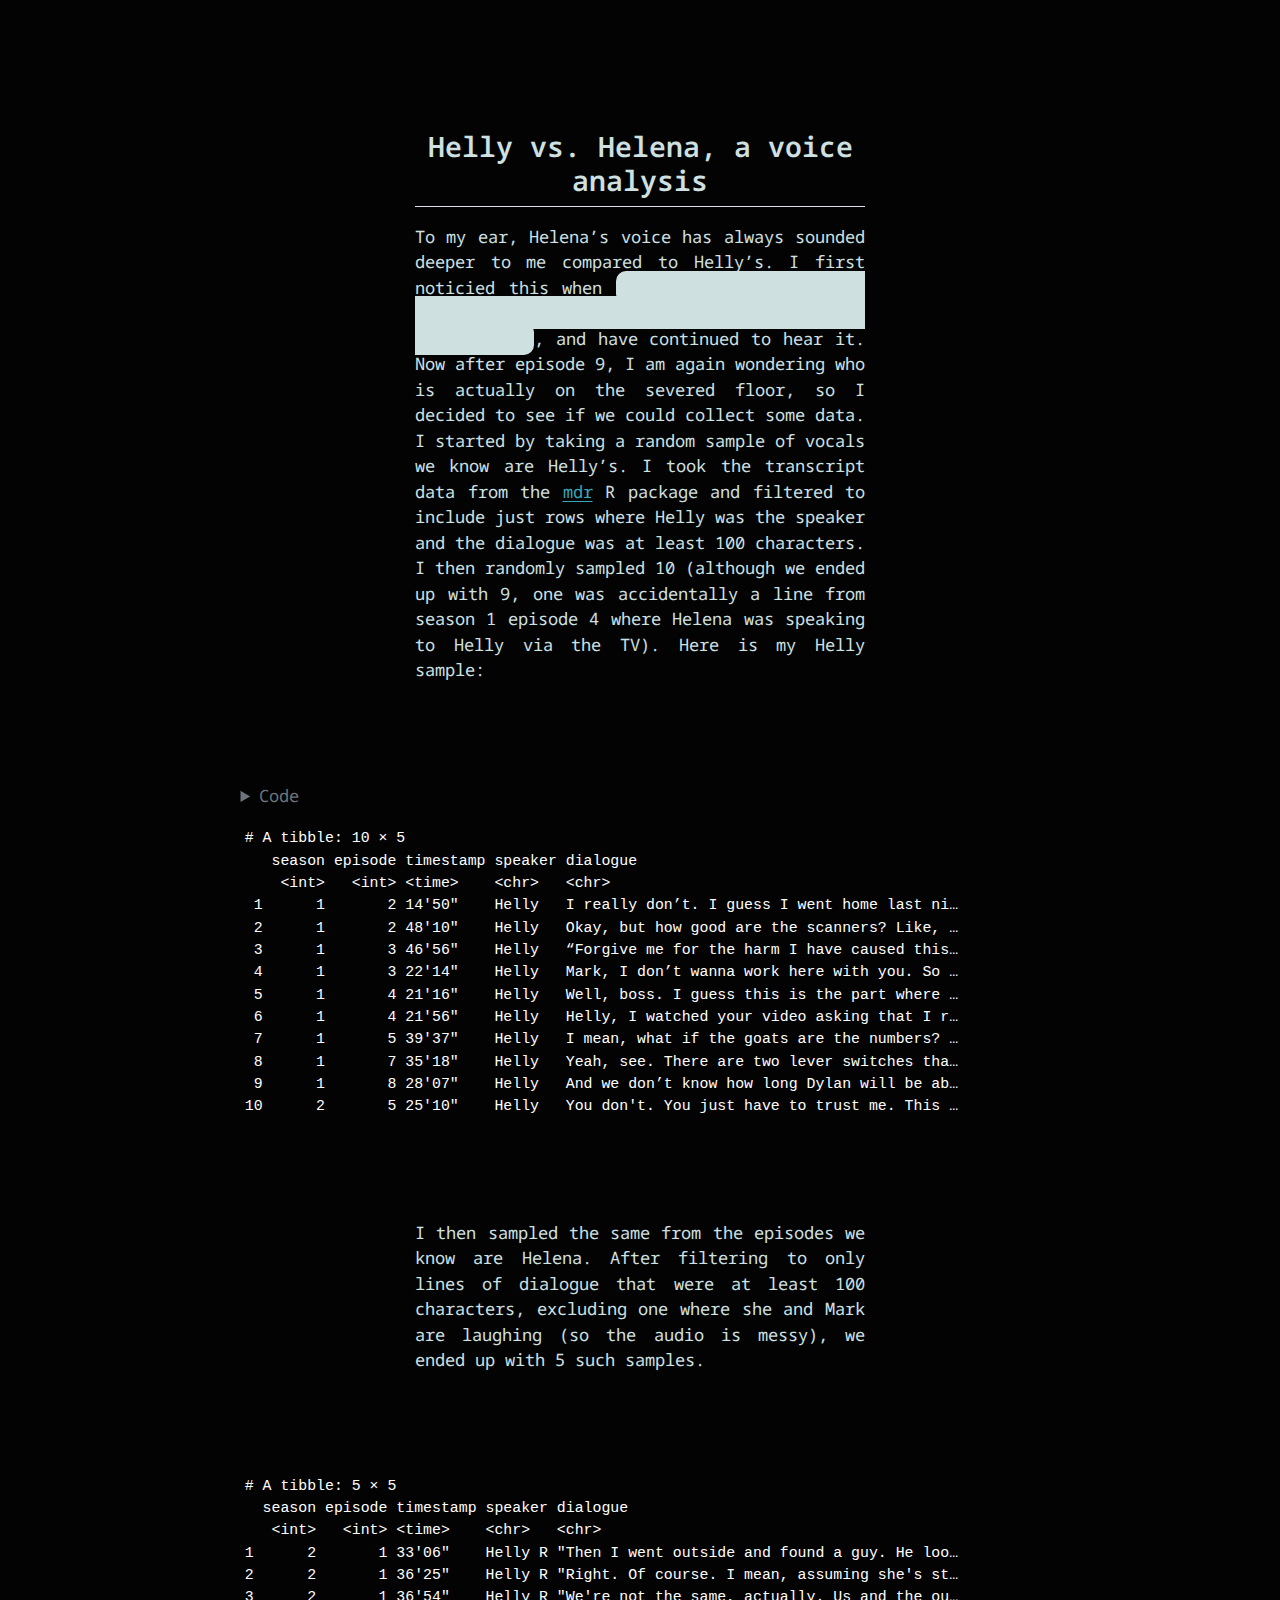
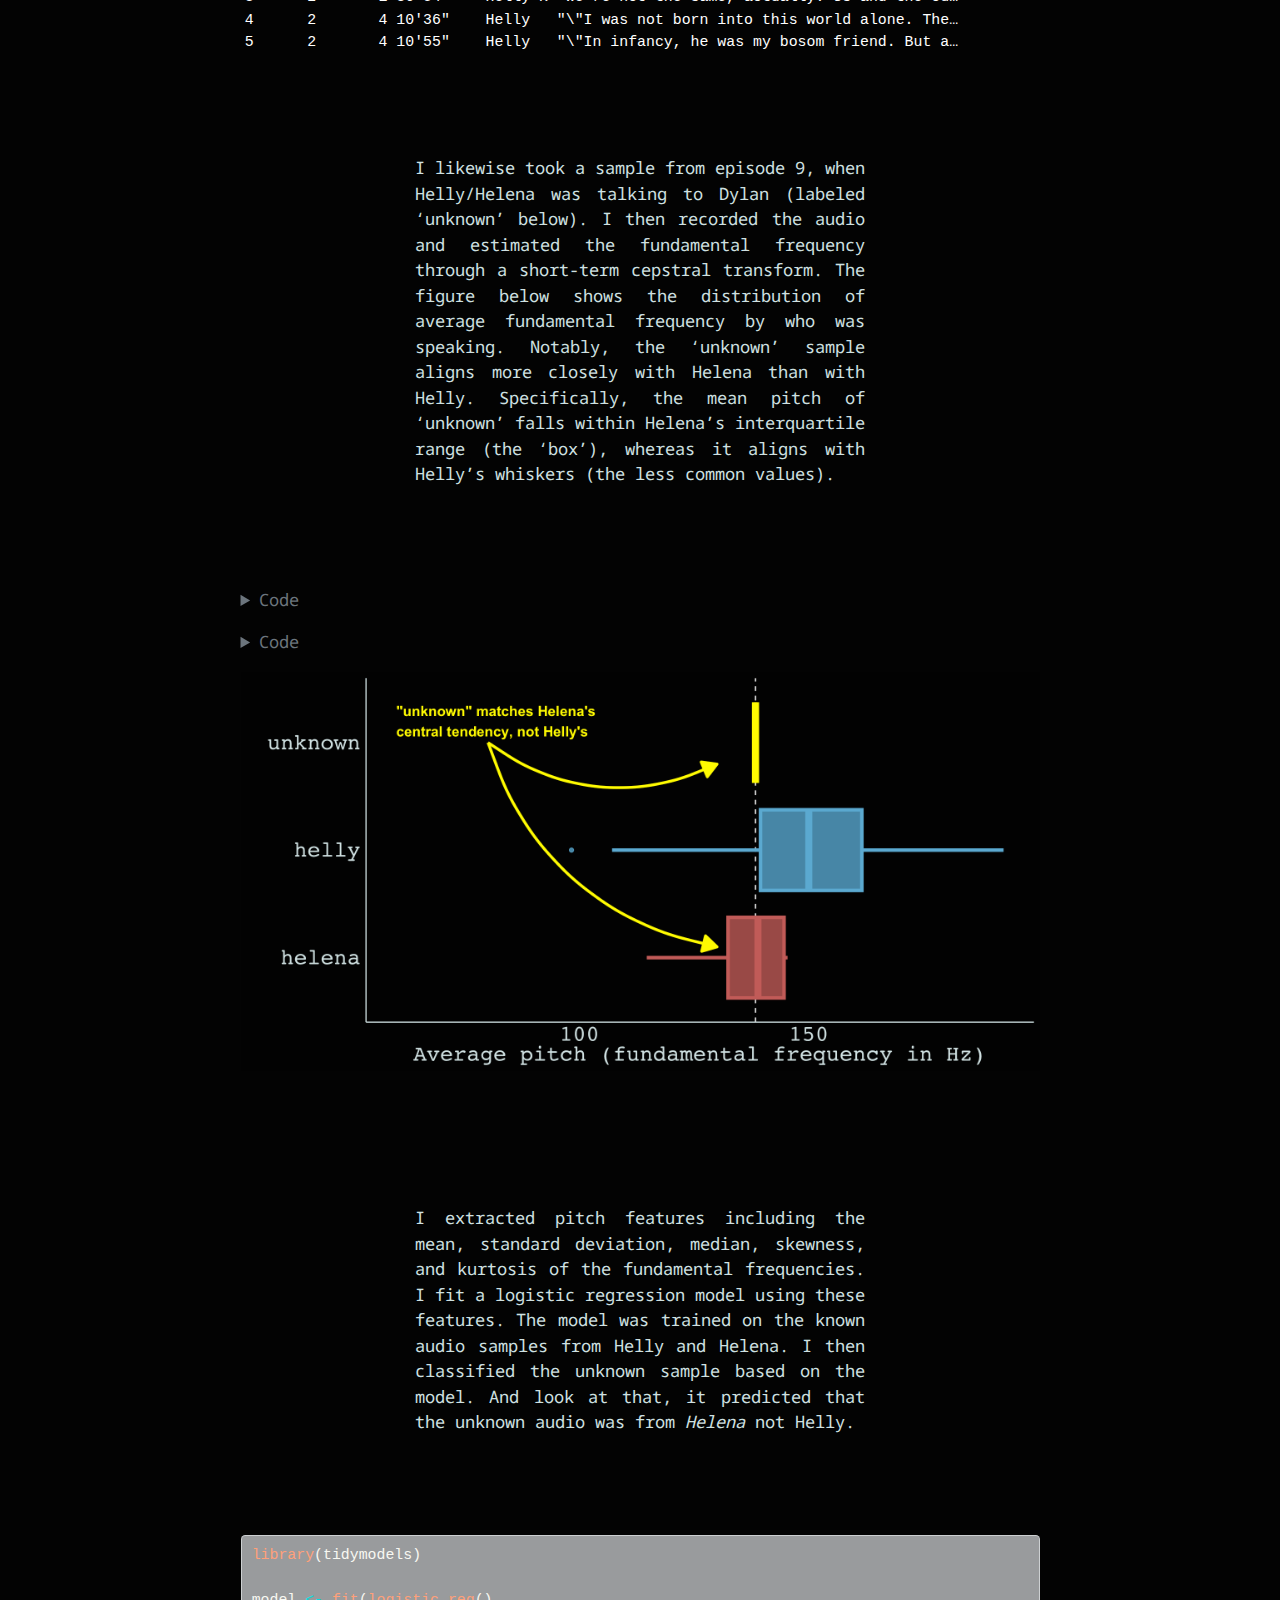
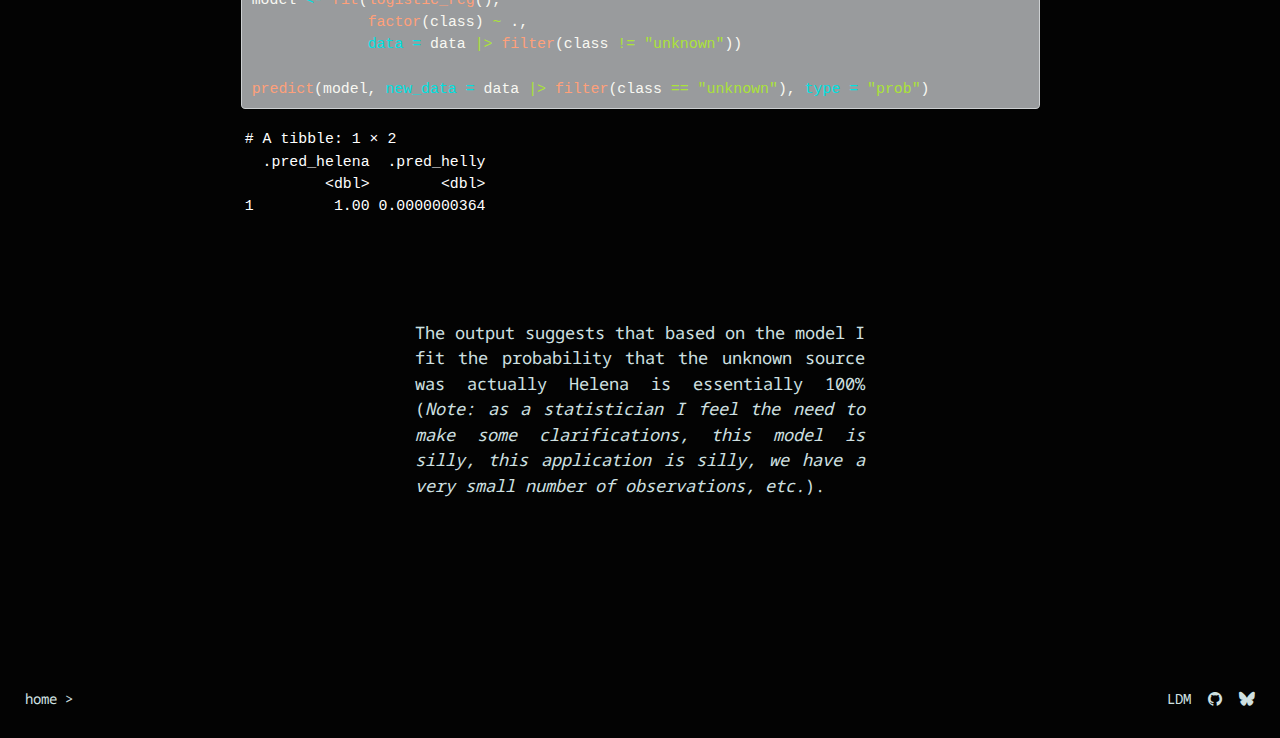
<file: analysis-helly-voice/index.html>
<!DOCTYPE html>
<html xmlns="http://www.w3.org/1999/xhtml" lang="en" xml:lang="en"><head>

<meta charset="utf-8">
<meta name="generator" content="quarto-1.6.42">

<meta name="viewport" content="width=device-width, initial-scale=1.0, user-scalable=yes">


<title>index – MDR</title>
<style>
code{white-space: pre-wrap;}
span.smallcaps{font-variant: small-caps;}
div.columns{display: flex; gap: min(4vw, 1.5em);}
div.column{flex: auto; overflow-x: auto;}
div.hanging-indent{margin-left: 1.5em; text-indent: -1.5em;}
ul.task-list{list-style: none;}
ul.task-list li input[type="checkbox"] {
  width: 0.8em;
  margin: 0 0.8em 0.2em -1em; /* quarto-specific, see https://github.com/quarto-dev/quarto-cli/issues/4556 */ 
  vertical-align: middle;
}
/* CSS for syntax highlighting */
pre > code.sourceCode { white-space: pre; position: relative; }
pre > code.sourceCode > span { line-height: 1.25; }
pre > code.sourceCode > span:empty { height: 1.2em; }
.sourceCode { overflow: visible; }
code.sourceCode > span { color: inherit; text-decoration: inherit; }
div.sourceCode { margin: 1em 0; }
pre.sourceCode { margin: 0; }
@media screen {
div.sourceCode { overflow: auto; }
}
@media print {
pre > code.sourceCode { white-space: pre-wrap; }
pre > code.sourceCode > span { display: inline-block; text-indent: -5em; padding-left: 5em; }
}
pre.numberSource code
  { counter-reset: source-line 0; }
pre.numberSource code > span
  { position: relative; left: -4em; counter-increment: source-line; }
pre.numberSource code > span > a:first-child::before
  { content: counter(source-line);
    position: relative; left: -1em; text-align: right; vertical-align: baseline;
    border: none; display: inline-block;
    -webkit-touch-callout: none; -webkit-user-select: none;
    -khtml-user-select: none; -moz-user-select: none;
    -ms-user-select: none; user-select: none;
    padding: 0 4px; width: 4em;
  }
pre.numberSource { margin-left: 3em;  padding-left: 4px; }
div.sourceCode
  {   }
@media screen {
pre > code.sourceCode > span > a:first-child::before { text-decoration: underline; }
}
</style>


<script src="../site_libs/quarto-nav/quarto-nav.js"></script>
<script src="../site_libs/clipboard/clipboard.min.js"></script>
<script src="../site_libs/quarto-search/autocomplete.umd.js"></script>
<script src="../site_libs/quarto-search/fuse.min.js"></script>
<script src="../site_libs/quarto-search/quarto-search.js"></script>
<meta name="quarto:offset" content="../">
<script src="../site_libs/quarto-html/quarto.js"></script>
<script src="../site_libs/quarto-html/popper.min.js"></script>
<script src="../site_libs/quarto-html/tippy.umd.min.js"></script>
<link href="../site_libs/quarto-html/tippy.css" rel="stylesheet">
<link href="../site_libs/quarto-html/quarto-syntax-highlighting-dark-b53751a350365c71b6c909e95f209ed1.css" rel="stylesheet" id="quarto-text-highlighting-styles">
<script src="../site_libs/bootstrap/bootstrap.min.js"></script>
<link href="../site_libs/bootstrap/bootstrap-icons.css" rel="stylesheet">
<link href="../site_libs/bootstrap/bootstrap-087d0f28d2736a625d81cf10e22edd1d.min.css" rel="stylesheet" append-hash="true" id="quarto-bootstrap" data-mode="dark">
<link href="../site_libs/quarto-contrib/fontawesome6-1.2.0/all.min.css" rel="stylesheet">
<link href="../site_libs/quarto-contrib/fontawesome6-1.2.0/latex-fontsize.css" rel="stylesheet">
<script id="quarto-search-options" type="application/json">{
  "location": "sidebar",
  "copy-button": false,
  "collapse-after": 3,
  "panel-placement": "start",
  "type": "textbox",
  "limit": 50,
  "keyboard-shortcut": [
    "f",
    "/",
    "s"
  ],
  "show-item-context": false,
  "language": {
    "search-no-results-text": "No results",
    "search-matching-documents-text": "matching documents",
    "search-copy-link-title": "Copy link to search",
    "search-hide-matches-text": "Hide additional matches",
    "search-more-match-text": "more match in this document",
    "search-more-matches-text": "more matches in this document",
    "search-clear-button-title": "Clear",
    "search-text-placeholder": "",
    "search-detached-cancel-button-title": "Cancel",
    "search-submit-button-title": "Submit",
    "search-label": "Search"
  }
}</script>


</head>

<body class="fullcontent">

<div id="quarto-search-results"></div>
<!-- content -->
<div id="quarto-content" class="quarto-container page-columns page-rows-contents page-layout-article">
<!-- sidebar -->
<!-- margin-sidebar -->
    
<!-- main -->
<main class="content" id="quarto-document-content"><header id="title-block-header" class="quarto-title-block"></header>
<script> document.addEventListener("DOMContentLoaded", function () {
document.querySelectorAll(".spoiler").forEach(spoiler => {
 spoiler.addEventListener("click", function () {
    this.classList.toggle("revealed");
   });
  });
  });
 </script>




<style>
pre code {
color: white
}
</style>
<center>
<section id="helly-vs.-helena-a-voice-analysis" class="level2 text">
<h2 data-anchor-id="helly-vs.-helena-a-voice-analysis">Helly vs.&nbsp;Helena, a voice analysis</h2>
<p>To my ear, Helena’s voice has always sounded deeper to me compared to Helly’s. I first noticied this when <span class="spoiler">I suspected that it was Helena on the severed floor at the beginning of season 2</span>, and have continued to hear it. Now after episode 9, I am again wondering who is actually on the severed floor, so I decided to see if we could collect some data. I started by taking a random sample of vocals we know are Helly’s. I took the transcript data from the <a href="https://lucymcgowan.github.io/mdr">mdr</a> R package and filtered to include just rows where Helly was the speaker and the dialogue was at least 100 characters. I then randomly sampled 10 (although we ended up with 9, one was accidentally a line from season 1 episode 4 where Helena was speaking to Helly via the TV). Here is my Helly sample:</p>
</section>
</center>
<div class="cell">
<details class="code-fold">
<summary>Code</summary>
<div class="sourceCode cell-code" id="cb1"><pre class="sourceCode r code-with-copy"><code class="sourceCode r"><span id="cb1-1"><a href="#cb1-1" aria-hidden="true" tabindex="-1"></a><span class="fu">library</span>(mdr)</span>
<span id="cb1-2"><a href="#cb1-2" aria-hidden="true" tabindex="-1"></a><span class="fu">library</span>(glue)</span>
<span id="cb1-3"><a href="#cb1-3" aria-hidden="true" tabindex="-1"></a><span class="fu">library</span>(voice)</span>
<span id="cb1-4"><a href="#cb1-4" aria-hidden="true" tabindex="-1"></a><span class="fu">library</span>(tidyverse)</span>
<span id="cb1-5"><a href="#cb1-5" aria-hidden="true" tabindex="-1"></a><span class="fu">library</span>(tidymodels)</span>
<span id="cb1-6"><a href="#cb1-6" aria-hidden="true" tabindex="-1"></a></span>
<span id="cb1-7"><a href="#cb1-7" aria-hidden="true" tabindex="-1"></a><span class="fu">set.seed</span>(<span class="dv">2938</span>)</span>
<span id="cb1-8"><a href="#cb1-8" aria-hidden="true" tabindex="-1"></a></span>
<span id="cb1-9"><a href="#cb1-9" aria-hidden="true" tabindex="-1"></a>helly_sample <span class="ot">&lt;-</span> transcripts <span class="sc">|&gt;</span></span>
<span id="cb1-10"><a href="#cb1-10" aria-hidden="true" tabindex="-1"></a>  <span class="fu">filter</span>(<span class="fu">grepl</span>(<span class="st">"Helly"</span>, speaker),</span>
<span id="cb1-11"><a href="#cb1-11" aria-hidden="true" tabindex="-1"></a>         <span class="fu">nchar</span>(dialogue) <span class="sc">&gt;</span> <span class="dv">100</span>,</span>
<span id="cb1-12"><a href="#cb1-12" aria-hidden="true" tabindex="-1"></a>         (season <span class="sc">==</span> <span class="dv">1</span> <span class="sc">&amp;</span> episode <span class="sc">!=</span> <span class="dv">9</span> <span class="sc">|</span> season <span class="sc">==</span> <span class="dv">2</span> <span class="sc">&amp;</span> episode <span class="sc">==</span> <span class="dv">5</span>),</span>
<span id="cb1-13"><a href="#cb1-13" aria-hidden="true" tabindex="-1"></a>         <span class="sc">!</span>(season <span class="sc">==</span> <span class="dv">1</span> <span class="sc">&amp;</span> episode <span class="sc">==</span> <span class="dv">1</span> <span class="sc">&amp;</span> <span class="fu">minute</span>(timestamp) <span class="sc">==</span> <span class="dv">30</span>)) <span class="sc">|&gt;</span></span>
<span id="cb1-14"><a href="#cb1-14" aria-hidden="true" tabindex="-1"></a>  <span class="fu">slice_sample</span>(<span class="at">n =</span> <span class="dv">10</span>) <span class="sc">|&gt;</span></span>
<span id="cb1-15"><a href="#cb1-15" aria-hidden="true" tabindex="-1"></a>  <span class="fu">arrange</span>(season, episode)</span>
<span id="cb1-16"><a href="#cb1-16" aria-hidden="true" tabindex="-1"></a></span>
<span id="cb1-17"><a href="#cb1-17" aria-hidden="true" tabindex="-1"></a>helena_sample <span class="ot">&lt;-</span> transcripts <span class="sc">|&gt;</span></span>
<span id="cb1-18"><a href="#cb1-18" aria-hidden="true" tabindex="-1"></a>  <span class="fu">filter</span>(<span class="fu">grepl</span>(<span class="st">"Helly"</span>, speaker),</span>
<span id="cb1-19"><a href="#cb1-19" aria-hidden="true" tabindex="-1"></a>         <span class="fu">nchar</span>(dialogue) <span class="sc">&gt;</span> <span class="dv">100</span>,</span>
<span id="cb1-20"><a href="#cb1-20" aria-hidden="true" tabindex="-1"></a>         season <span class="sc">==</span> <span class="dv">2</span>, episode <span class="sc">%in%</span> <span class="fu">c</span>(<span class="dv">1</span>, <span class="dv">4</span>)) <span class="sc">|&gt;</span></span>
<span id="cb1-21"><a href="#cb1-21" aria-hidden="true" tabindex="-1"></a>  <span class="fu">arrange</span>(season, episode) <span class="sc">|&gt;</span></span>
<span id="cb1-22"><a href="#cb1-22" aria-hidden="true" tabindex="-1"></a>  <span class="fu">slice</span>(<span class="dv">1</span><span class="sc">:</span><span class="dv">5</span>)</span>
<span id="cb1-23"><a href="#cb1-23" aria-hidden="true" tabindex="-1"></a></span>
<span id="cb1-24"><a href="#cb1-24" aria-hidden="true" tabindex="-1"></a>helly_sample</span></code><button title="Copy to Clipboard" class="code-copy-button"><i class="bi"></i></button></pre></div>
</details>
<div class="cell-output cell-output-stdout">
<pre><code># A tibble: 10 × 5
   season episode timestamp speaker dialogue                                    
    &lt;int&gt;   &lt;int&gt; &lt;time&gt;    &lt;chr&gt;   &lt;chr&gt;                                       
 1      1       2 14'50"    Helly   I really don’t. I guess I went home last ni…
 2      1       2 48'10"    Helly   Okay, but how good are the scanners? Like, …
 3      1       3 46'56"    Helly   “Forgive me for the harm I have caused this…
 4      1       3 22'14"    Helly   Mark, I don’t wanna work here with you. So …
 5      1       4 21'16"    Helly   Well, boss. I guess this is the part where …
 6      1       4 21'56"    Helly   Helly, I watched your video asking that I r…
 7      1       5 39'37"    Helly   I mean, what if the goats are the numbers? …
 8      1       7 35'18"    Helly   Yeah, see. There are two lever switches tha…
 9      1       8 28'07"    Helly   And we don’t know how long Dylan will be ab…
10      2       5 25'10"    Helly   You don't. You just have to trust me. This …</code></pre>
</div>
</div>
<center>
<div class="text">
<p>I then sampled the same from the episodes we know are Helena. After filtering to only lines of dialogue that were at least 100 characters, excluding one where she and Mark are laughing (so the audio is messy), we ended up with 5 such samples.</p>
</div>
</center>
<div class="cell">
<div class="cell-output cell-output-stdout">
<pre><code># A tibble: 5 × 5
  season episode timestamp speaker dialogue                                     
   &lt;int&gt;   &lt;int&gt; &lt;time&gt;    &lt;chr&gt;   &lt;chr&gt;                                        
1      2       1 33'06"    Helly R "Then I went outside and found a guy. He loo…
2      2       1 36'25"    Helly R "Right. Of course. I mean, assuming she's st…
3      2       1 36'54"    Helly R "We're not the same, actually. Us and the ou…
4      2       4 10'36"    Helly   "\"I was not born into this world alone. The…
5      2       4 10'55"    Helly   "\"In infancy, he was my bosom friend. But a…</code></pre>
</div>
</div>
<center>
<div class="text">
<p>I likewise took a sample from episode 9, when Helly/Helena was talking to Dylan (labeled ‘unknown’ below). I then recorded the audio and estimated the fundamental frequency through a short-term cepstral transform. The figure below shows the distribution of average fundamental frequency by who was speaking. Notably, the ‘unknown’ sample aligns more closely with Helena than with Helly. Specifically, the mean pitch of ‘unknown’ falls within Helena’s interquartile range (the ‘box’), whereas it aligns with Helly’s whiskers (the less common values).</p>
</div></center>
<div class="cell">
<details class="code-fold">
<summary>Code</summary>
<div class="sourceCode cell-code" id="cb4"><pre class="sourceCode r code-with-copy"><code class="sourceCode r"><span id="cb4-1"><a href="#cb4-1" aria-hidden="true" tabindex="-1"></a>get_path <span class="ot">&lt;-</span> <span class="cf">function</span>(n, who) {</span>
<span id="cb4-2"><a href="#cb4-2" aria-hidden="true" tabindex="-1"></a>  <span class="fu">glue</span>(<span class="st">"data/o{n}_{who}.wav"</span>)</span>
<span id="cb4-3"><a href="#cb4-3" aria-hidden="true" tabindex="-1"></a>}</span>
<span id="cb4-4"><a href="#cb4-4" aria-hidden="true" tabindex="-1"></a>get_pitch <span class="ot">&lt;-</span> <span class="cf">function</span>(path, i) {</span>
<span id="cb4-5"><a href="#cb4-5" aria-hidden="true" tabindex="-1"></a>  pitch_values <span class="ot">&lt;-</span> <span class="fu">extract_features</span>(path, <span class="at">stereo2mono =</span> <span class="cn">TRUE</span>) <span class="sc">|&gt;</span></span>
<span id="cb4-6"><a href="#cb4-6" aria-hidden="true" tabindex="-1"></a>    <span class="fu">as_tibble</span>()</span>
<span id="cb4-7"><a href="#cb4-7" aria-hidden="true" tabindex="-1"></a>  max_seconds <span class="ot">&lt;-</span> <span class="fu">max</span>(pitch_values<span class="sc">$</span>section_seq_file)</span>
<span id="cb4-8"><a href="#cb4-8" aria-hidden="true" tabindex="-1"></a>  pitch_values<span class="sc">$</span>norm_section <span class="ot">&lt;-</span> pitch_values<span class="sc">$</span>section_seq_file <span class="sc">/</span> max_seconds</span>
<span id="cb4-9"><a href="#cb4-9" aria-hidden="true" tabindex="-1"></a>  pitch_values <span class="sc">|&gt;</span></span>
<span id="cb4-10"><a href="#cb4-10" aria-hidden="true" tabindex="-1"></a>    <span class="fu">mutate</span>(<span class="at">i =</span> i) <span class="sc">|&gt;</span></span>
<span id="cb4-11"><a href="#cb4-11" aria-hidden="true" tabindex="-1"></a>    <span class="fu">select</span>(norm_section, f0<span class="sc">:</span>f8, i)</span>
<span id="cb4-12"><a href="#cb4-12" aria-hidden="true" tabindex="-1"></a>}</span>
<span id="cb4-13"><a href="#cb4-13" aria-hidden="true" tabindex="-1"></a></span>
<span id="cb4-14"><a href="#cb4-14" aria-hidden="true" tabindex="-1"></a>get_avg_pitch <span class="ot">&lt;-</span> <span class="cf">function</span>(pitch_values, <span class="at">what =</span> <span class="st">"f0"</span>) {</span>
<span id="cb4-15"><a href="#cb4-15" aria-hidden="true" tabindex="-1"></a>  pitch_values <span class="ot">&lt;-</span> pitch_values <span class="sc">|&gt;</span> <span class="fu">filter</span>(f0 <span class="sc">&lt;</span> <span class="dv">300</span>)</span>
<span id="cb4-16"><a href="#cb4-16" aria-hidden="true" tabindex="-1"></a>  <span class="fu">tibble</span>(<span class="at">mean =</span> <span class="fu">mean</span>(pitch_values[[what]], <span class="at">na.rm =</span> <span class="cn">TRUE</span>),</span>
<span id="cb4-17"><a href="#cb4-17" aria-hidden="true" tabindex="-1"></a>         <span class="at">sd =</span> <span class="fu">sd</span>(pitch_values[[what]], <span class="at">na.rm =</span> <span class="cn">TRUE</span>),</span>
<span id="cb4-18"><a href="#cb4-18" aria-hidden="true" tabindex="-1"></a>         <span class="at">median =</span> <span class="fu">median</span>(pitch_values[[what]], <span class="at">na.rm =</span> <span class="cn">TRUE</span>),</span>
<span id="cb4-19"><a href="#cb4-19" aria-hidden="true" tabindex="-1"></a>         <span class="at">skewness =</span> moments<span class="sc">::</span><span class="fu">skewness</span>(pitch_values[[what]], <span class="at">na.rm =</span> <span class="cn">TRUE</span>),</span>
<span id="cb4-20"><a href="#cb4-20" aria-hidden="true" tabindex="-1"></a>         <span class="at">kurtosis =</span> moments<span class="sc">::</span><span class="fu">kurtosis</span>(pitch_values[[what]], <span class="at">na.rm =</span> <span class="cn">TRUE</span>))</span>
<span id="cb4-21"><a href="#cb4-21" aria-hidden="true" tabindex="-1"></a>}</span>
<span id="cb4-22"><a href="#cb4-22" aria-hidden="true" tabindex="-1"></a></span>
<span id="cb4-23"><a href="#cb4-23" aria-hidden="true" tabindex="-1"></a>helly_path <span class="ot">&lt;-</span> purrr<span class="sc">::</span><span class="fu">map</span>(<span class="dv">1</span><span class="sc">:</span><span class="dv">9</span>, get_path, <span class="at">who =</span> <span class="st">"helly"</span>)</span>
<span id="cb4-24"><a href="#cb4-24" aria-hidden="true" tabindex="-1"></a>helly_pitch <span class="ot">&lt;-</span> purrr<span class="sc">::</span><span class="fu">imap</span>(helly_path, get_pitch) </span>
<span id="cb4-25"><a href="#cb4-25" aria-hidden="true" tabindex="-1"></a>helly_pitch_df <span class="ot">&lt;-</span> helly_pitch <span class="sc">|&gt;</span> <span class="fu">bind_rows</span>()</span>
<span id="cb4-26"><a href="#cb4-26" aria-hidden="true" tabindex="-1"></a></span>
<span id="cb4-27"><a href="#cb4-27" aria-hidden="true" tabindex="-1"></a>helena_path <span class="ot">&lt;-</span> purrr<span class="sc">::</span><span class="fu">map</span>(<span class="dv">1</span><span class="sc">:</span><span class="dv">5</span>, get_path, <span class="at">who =</span> <span class="st">"helena"</span>)</span>
<span id="cb4-28"><a href="#cb4-28" aria-hidden="true" tabindex="-1"></a>helena_pitch <span class="ot">&lt;-</span> purrr<span class="sc">::</span><span class="fu">imap</span>(helena_path, get_pitch) </span>
<span id="cb4-29"><a href="#cb4-29" aria-hidden="true" tabindex="-1"></a>helena_pitch_df <span class="ot">&lt;-</span> helena_pitch <span class="sc">|&gt;</span> <span class="fu">bind_rows</span>()</span>
<span id="cb4-30"><a href="#cb4-30" aria-hidden="true" tabindex="-1"></a></span>
<span id="cb4-31"><a href="#cb4-31" aria-hidden="true" tabindex="-1"></a>unknown_pitch <span class="ot">&lt;-</span> <span class="fu">get_pitch</span>(<span class="st">"data/q1.wav"</span>, <span class="dv">1</span>) </span>
<span id="cb4-32"><a href="#cb4-32" aria-hidden="true" tabindex="-1"></a></span>
<span id="cb4-33"><a href="#cb4-33" aria-hidden="true" tabindex="-1"></a></span>
<span id="cb4-34"><a href="#cb4-34" aria-hidden="true" tabindex="-1"></a>helly_avg <span class="ot">&lt;-</span> purrr<span class="sc">::</span><span class="fu">map_df</span>(helly_pitch, get_avg_pitch)</span>
<span id="cb4-35"><a href="#cb4-35" aria-hidden="true" tabindex="-1"></a>helly_avg<span class="sc">$</span>class <span class="ot">&lt;-</span> <span class="st">"helly"</span></span>
<span id="cb4-36"><a href="#cb4-36" aria-hidden="true" tabindex="-1"></a>helena_avg <span class="ot">&lt;-</span> purrr<span class="sc">::</span><span class="fu">map_df</span>(helena_pitch, get_avg_pitch)</span>
<span id="cb4-37"><a href="#cb4-37" aria-hidden="true" tabindex="-1"></a>helena_avg<span class="sc">$</span>class <span class="ot">&lt;-</span> <span class="st">"helena"</span></span>
<span id="cb4-38"><a href="#cb4-38" aria-hidden="true" tabindex="-1"></a>unknown_avg <span class="ot">&lt;-</span> <span class="fu">get_avg_pitch</span>(unknown_pitch)</span>
<span id="cb4-39"><a href="#cb4-39" aria-hidden="true" tabindex="-1"></a>unknown_avg<span class="sc">$</span>class <span class="ot">&lt;-</span> <span class="st">"unknown"</span></span>
<span id="cb4-40"><a href="#cb4-40" aria-hidden="true" tabindex="-1"></a>data <span class="ot">&lt;-</span> <span class="fu">bind_rows</span>(helly_avg, helena_avg, unknown_avg)</span></code><button title="Copy to Clipboard" class="code-copy-button"><i class="bi"></i></button></pre></div>
</details>
</div>
<div class="cell" data-layout-align="center">
<details class="code-fold">
<summary>Code</summary>
<div class="sourceCode cell-code" id="cb5"><pre class="sourceCode r code-with-copy"><code class="sourceCode r"><span id="cb5-1"><a href="#cb5-1" aria-hidden="true" tabindex="-1"></a><span class="fu">ggplot</span>(data, <span class="fu">aes</span>(<span class="at">x =</span> mean, <span class="at">y =</span> class, <span class="at">fill =</span> class, <span class="at">color =</span> class)) <span class="sc">+</span></span>
<span id="cb5-2"><a href="#cb5-2" aria-hidden="true" tabindex="-1"></a>  <span class="fu">geom_vline</span>(<span class="at">xintercept =</span> data<span class="sc">$</span>mean[data<span class="sc">$</span>class <span class="sc">==</span> <span class="st">"unknown"</span>], <span class="at">linetype =</span> <span class="st">"dashed"</span>, <span class="at">color =</span> <span class="st">"white"</span>) <span class="sc">+</span></span>
<span id="cb5-3"><a href="#cb5-3" aria-hidden="true" tabindex="-1"></a>  <span class="fu">geom_boxplot</span>(<span class="at">alpha =</span> <span class="fl">0.75</span>, <span class="at">linewidth =</span> <span class="fl">1.5</span>) <span class="sc">+</span></span>
<span id="cb5-4"><a href="#cb5-4" aria-hidden="true" tabindex="-1"></a>  <span class="fu">labs</span>(<span class="at">x =</span> <span class="st">"Average pitch (fundamental frequency in Hz)"</span>, <span class="at">y =</span> <span class="st">""</span>) <span class="sc">+</span> </span>
<span id="cb5-5"><a href="#cb5-5" aria-hidden="true" tabindex="-1"></a>  <span class="fu">annotate</span>(<span class="st">"text"</span>, <span class="at">x =</span> <span class="dv">60</span>, <span class="at">y =</span> <span class="fl">3.2</span>, </span>
<span id="cb5-6"><a href="#cb5-6" aria-hidden="true" tabindex="-1"></a>           <span class="at">label =</span> <span class="st">"</span><span class="sc">\"</span><span class="st">unknown</span><span class="sc">\"</span><span class="st"> matches Helena's</span><span class="sc">\n</span><span class="st">central tendency, not Helly's"</span>, </span>
<span id="cb5-7"><a href="#cb5-7" aria-hidden="true" tabindex="-1"></a>           <span class="at">color =</span> <span class="st">"yellow"</span>, <span class="at">size =</span> <span class="fl">4.5</span>,</span>
<span id="cb5-8"><a href="#cb5-8" aria-hidden="true" tabindex="-1"></a>           <span class="at">fontface =</span> <span class="st">"bold"</span>, <span class="at">hjust =</span> <span class="dv">0</span>) <span class="sc">+</span></span>
<span id="cb5-9"><a href="#cb5-9" aria-hidden="true" tabindex="-1"></a>  <span class="fu">annotate</span>(<span class="st">"curve"</span>, <span class="at">x =</span> <span class="dv">80</span>, <span class="at">xend =</span> <span class="dv">130</span>, </span>
<span id="cb5-10"><a href="#cb5-10" aria-hidden="true" tabindex="-1"></a>           <span class="at">y =</span> <span class="dv">3</span>, <span class="at">yend =</span> <span class="fl">2.8</span>, </span>
<span id="cb5-11"><a href="#cb5-11" aria-hidden="true" tabindex="-1"></a>           <span class="at">curvature =</span> <span class="fl">0.3</span>,</span>
<span id="cb5-12"><a href="#cb5-12" aria-hidden="true" tabindex="-1"></a>           <span class="at">arrow =</span> <span class="fu">arrow</span>(<span class="at">length =</span> <span class="fu">unit</span>(<span class="fl">0.2</span>, <span class="st">"inches"</span>), <span class="at">type =</span> <span class="st">"closed"</span>), </span>
<span id="cb5-13"><a href="#cb5-13" aria-hidden="true" tabindex="-1"></a>           <span class="at">color =</span> <span class="st">"yellow"</span>, <span class="at">linewidth =</span> <span class="fl">1.2</span>) <span class="sc">+</span></span>
<span id="cb5-14"><a href="#cb5-14" aria-hidden="true" tabindex="-1"></a>  <span class="fu">annotate</span>(<span class="st">"curve"</span>, <span class="at">x =</span> <span class="dv">80</span>, <span class="at">xend =</span> <span class="dv">130</span>, </span>
<span id="cb5-15"><a href="#cb5-15" aria-hidden="true" tabindex="-1"></a>           <span class="at">y =</span> <span class="dv">3</span>, <span class="at">yend =</span> <span class="fl">1.1</span>, </span>
<span id="cb5-16"><a href="#cb5-16" aria-hidden="true" tabindex="-1"></a>           <span class="at">curvature =</span> <span class="fl">0.3</span>,</span>
<span id="cb5-17"><a href="#cb5-17" aria-hidden="true" tabindex="-1"></a>           <span class="at">arrow =</span> <span class="fu">arrow</span>(<span class="at">length =</span> <span class="fu">unit</span>(<span class="fl">0.2</span>, <span class="st">"inches"</span>), <span class="at">type =</span> <span class="st">"closed"</span>), </span>
<span id="cb5-18"><a href="#cb5-18" aria-hidden="true" tabindex="-1"></a>           <span class="at">color =</span> <span class="st">"yellow"</span>, <span class="at">linewidth =</span> <span class="fl">1.2</span>) <span class="sc">+</span></span>
<span id="cb5-19"><a href="#cb5-19" aria-hidden="true" tabindex="-1"></a>  <span class="fu">scale_fill_manual</span>(<span class="at">values =</span> <span class="fu">c</span>(<span class="st">"#C15C58"</span>, <span class="st">"#5BA9D0"</span>, <span class="st">"yellow"</span>)) <span class="sc">+</span> </span>
<span id="cb5-20"><a href="#cb5-20" aria-hidden="true" tabindex="-1"></a>  <span class="fu">scale_color_manual</span>(<span class="at">values =</span> <span class="fu">c</span>(<span class="st">"#C15C58"</span>, <span class="st">"#5BA9D0"</span>, <span class="st">"yellow"</span>)) <span class="sc">+</span></span>
<span id="cb5-21"><a href="#cb5-21" aria-hidden="true" tabindex="-1"></a>  <span class="fu">theme_mdr</span>() <span class="sc">+</span> </span>
<span id="cb5-22"><a href="#cb5-22" aria-hidden="true" tabindex="-1"></a>  <span class="fu">theme</span>(<span class="at">legend.position =</span> <span class="st">"none"</span>,</span>
<span id="cb5-23"><a href="#cb5-23" aria-hidden="true" tabindex="-1"></a>        <span class="at">axis.text =</span> <span class="fu">element_text</span>(<span class="at">size =</span> <span class="dv">20</span>),</span>
<span id="cb5-24"><a href="#cb5-24" aria-hidden="true" tabindex="-1"></a>        <span class="at">axis.title =</span> <span class="fu">element_text</span>(<span class="at">size =</span> <span class="dv">20</span>),</span>
<span id="cb5-25"><a href="#cb5-25" aria-hidden="true" tabindex="-1"></a>        <span class="at">panel.grid =</span> <span class="fu">element_blank</span>())</span></code><button title="Copy to Clipboard" class="code-copy-button"><i class="bi"></i></button></pre></div>
</details>
<div class="cell-output-display">
<div class="quarto-figure quarto-figure-center">
<figure class="figure">
<p><img src="index_files/figure-html/unnamed-chunk-5-1.png" class="img-fluid quarto-figure quarto-figure-center figure-img" width="960"></p>
</figure>
</div>
</div>
</div>
<center>
<div class="text">
<p>I extracted pitch features including the mean, standard deviation, median, skewness, and kurtosis of the fundamental frequencies. I fit a logistic regression model using these features. The model was trained on the known audio samples from Helly and Helena. I then classified the unknown sample based on the model. And look at that, it predicted that the unknown audio was from <em>Helena</em> not Helly.</p>
</div>
</center>
<div class="cell">
<div class="sourceCode cell-code" id="cb6"><pre class="sourceCode r code-with-copy"><code class="sourceCode r"><span id="cb6-1"><a href="#cb6-1" aria-hidden="true" tabindex="-1"></a><span class="fu">library</span>(tidymodels)</span>
<span id="cb6-2"><a href="#cb6-2" aria-hidden="true" tabindex="-1"></a></span>
<span id="cb6-3"><a href="#cb6-3" aria-hidden="true" tabindex="-1"></a>model <span class="ot">&lt;-</span> <span class="fu">fit</span>(<span class="fu">logistic_reg</span>(), </span>
<span id="cb6-4"><a href="#cb6-4" aria-hidden="true" tabindex="-1"></a>             <span class="fu">factor</span>(class) <span class="sc">~</span> ., </span>
<span id="cb6-5"><a href="#cb6-5" aria-hidden="true" tabindex="-1"></a>             <span class="at">data =</span> data <span class="sc">|&gt;</span> <span class="fu">filter</span>(class <span class="sc">!=</span> <span class="st">"unknown"</span>))</span>
<span id="cb6-6"><a href="#cb6-6" aria-hidden="true" tabindex="-1"></a></span>
<span id="cb6-7"><a href="#cb6-7" aria-hidden="true" tabindex="-1"></a><span class="fu">predict</span>(model, <span class="at">new_data =</span> data <span class="sc">|&gt;</span> <span class="fu">filter</span>(class <span class="sc">==</span> <span class="st">"unknown"</span>), <span class="at">type =</span> <span class="st">"prob"</span>)</span></code><button title="Copy to Clipboard" class="code-copy-button"><i class="bi"></i></button></pre></div>
<div class="cell-output cell-output-stdout">
<pre><code># A tibble: 1 × 2
  .pred_helena  .pred_helly
         &lt;dbl&gt;        &lt;dbl&gt;
1         1.00 0.0000000364</code></pre>
</div>
</div>
<center>
<div class="text">
<p>The output suggests that based on the model I fit the probability that the unknown source was actually Helena is essentially 100% (<em>Note: as a statistician I feel the need to make some clarifications, this model is silly, this application is silly, we have a very small number of observations, etc.</em>).</p>
</div>
</center>


</main></div>

 <!-- /main -->
<script id="quarto-html-after-body" type="application/javascript">
window.document.addEventListener("DOMContentLoaded", function (event) {
  const toggleBodyColorMode = (bsSheetEl) => {
    const mode = bsSheetEl.getAttribute("data-mode");
    const bodyEl = window.document.querySelector("body");
    if (mode === "dark") {
      bodyEl.classList.add("quarto-dark");
      bodyEl.classList.remove("quarto-light");
    } else {
      bodyEl.classList.add("quarto-light");
      bodyEl.classList.remove("quarto-dark");
    }
  }
  const toggleBodyColorPrimary = () => {
    const bsSheetEl = window.document.querySelector("link#quarto-bootstrap");
    if (bsSheetEl) {
      toggleBodyColorMode(bsSheetEl);
    }
  }
  toggleBodyColorPrimary();  
  const isCodeAnnotation = (el) => {
    for (const clz of el.classList) {
      if (clz.startsWith('code-annotation-')) {                     
        return true;
      }
    }
    return false;
  }
  const onCopySuccess = function(e) {
    // button target
    const button = e.trigger;
    // don't keep focus
    button.blur();
    // flash "checked"
    button.classList.add('code-copy-button-checked');
    var currentTitle = button.getAttribute("title");
    button.setAttribute("title", "Copied!");
    let tooltip;
    if (window.bootstrap) {
      button.setAttribute("data-bs-toggle", "tooltip");
      button.setAttribute("data-bs-placement", "left");
      button.setAttribute("data-bs-title", "Copied!");
      tooltip = new bootstrap.Tooltip(button, 
        { trigger: "manual", 
          customClass: "code-copy-button-tooltip",
          offset: [0, -8]});
      tooltip.show();    
    }
    setTimeout(function() {
      if (tooltip) {
        tooltip.hide();
        button.removeAttribute("data-bs-title");
        button.removeAttribute("data-bs-toggle");
        button.removeAttribute("data-bs-placement");
      }
      button.setAttribute("title", currentTitle);
      button.classList.remove('code-copy-button-checked');
    }, 1000);
    // clear code selection
    e.clearSelection();
  }
  const getTextToCopy = function(trigger) {
      const codeEl = trigger.previousElementSibling.cloneNode(true);
      for (const childEl of codeEl.children) {
        if (isCodeAnnotation(childEl)) {
          childEl.remove();
        }
      }
      return codeEl.innerText;
  }
  const clipboard = new window.ClipboardJS('.code-copy-button:not([data-in-quarto-modal])', {
    text: getTextToCopy
  });
  clipboard.on('success', onCopySuccess);
  if (window.document.getElementById('quarto-embedded-source-code-modal')) {
    const clipboardModal = new window.ClipboardJS('.code-copy-button[data-in-quarto-modal]', {
      text: getTextToCopy,
      container: window.document.getElementById('quarto-embedded-source-code-modal')
    });
    clipboardModal.on('success', onCopySuccess);
  }
    var localhostRegex = new RegExp(/^(?:http|https):\/\/localhost\:?[0-9]*\//);
    var mailtoRegex = new RegExp(/^mailto:/);
      var filterRegex = new RegExp("https:\/\/mdr\.lucymcgowan\.com");
    var isInternal = (href) => {
        return filterRegex.test(href) || localhostRegex.test(href) || mailtoRegex.test(href);
    }
    // Inspect non-navigation links and adorn them if external
 	var links = window.document.querySelectorAll('a[href]:not(.nav-link):not(.navbar-brand):not(.toc-action):not(.sidebar-link):not(.sidebar-item-toggle):not(.pagination-link):not(.no-external):not([aria-hidden]):not(.dropdown-item):not(.quarto-navigation-tool):not(.about-link)');
    for (var i=0; i<links.length; i++) {
      const link = links[i];
      if (!isInternal(link.href)) {
        // undo the damage that might have been done by quarto-nav.js in the case of
        // links that we want to consider external
        if (link.dataset.originalHref !== undefined) {
          link.href = link.dataset.originalHref;
        }
      }
    }
  function tippyHover(el, contentFn, onTriggerFn, onUntriggerFn) {
    const config = {
      allowHTML: true,
      maxWidth: 500,
      delay: 100,
      arrow: false,
      appendTo: function(el) {
          return el.parentElement;
      },
      interactive: true,
      interactiveBorder: 10,
      theme: 'quarto',
      placement: 'bottom-start',
    };
    if (contentFn) {
      config.content = contentFn;
    }
    if (onTriggerFn) {
      config.onTrigger = onTriggerFn;
    }
    if (onUntriggerFn) {
      config.onUntrigger = onUntriggerFn;
    }
    window.tippy(el, config); 
  }
  const noterefs = window.document.querySelectorAll('a[role="doc-noteref"]');
  for (var i=0; i<noterefs.length; i++) {
    const ref = noterefs[i];
    tippyHover(ref, function() {
      // use id or data attribute instead here
      let href = ref.getAttribute('data-footnote-href') || ref.getAttribute('href');
      try { href = new URL(href).hash; } catch {}
      const id = href.replace(/^#\/?/, "");
      const note = window.document.getElementById(id);
      if (note) {
        return note.innerHTML;
      } else {
        return "";
      }
    });
  }
  const xrefs = window.document.querySelectorAll('a.quarto-xref');
  const processXRef = (id, note) => {
    // Strip column container classes
    const stripColumnClz = (el) => {
      el.classList.remove("page-full", "page-columns");
      if (el.children) {
        for (const child of el.children) {
          stripColumnClz(child);
        }
      }
    }
    stripColumnClz(note)
    if (id === null || id.startsWith('sec-')) {
      // Special case sections, only their first couple elements
      const container = document.createElement("div");
      if (note.children && note.children.length > 2) {
        container.appendChild(note.children[0].cloneNode(true));
        for (let i = 1; i < note.children.length; i++) {
          const child = note.children[i];
          if (child.tagName === "P" && child.innerText === "") {
            continue;
          } else {
            container.appendChild(child.cloneNode(true));
            break;
          }
        }
        if (window.Quarto?.typesetMath) {
          window.Quarto.typesetMath(container);
        }
        return container.innerHTML
      } else {
        if (window.Quarto?.typesetMath) {
          window.Quarto.typesetMath(note);
        }
        return note.innerHTML;
      }
    } else {
      // Remove any anchor links if they are present
      const anchorLink = note.querySelector('a.anchorjs-link');
      if (anchorLink) {
        anchorLink.remove();
      }
      if (window.Quarto?.typesetMath) {
        window.Quarto.typesetMath(note);
      }
      if (note.classList.contains("callout")) {
        return note.outerHTML;
      } else {
        return note.innerHTML;
      }
    }
  }
  for (var i=0; i<xrefs.length; i++) {
    const xref = xrefs[i];
    tippyHover(xref, undefined, function(instance) {
      instance.disable();
      let url = xref.getAttribute('href');
      let hash = undefined; 
      if (url.startsWith('#')) {
        hash = url;
      } else {
        try { hash = new URL(url).hash; } catch {}
      }
      if (hash) {
        const id = hash.replace(/^#\/?/, "");
        const note = window.document.getElementById(id);
        if (note !== null) {
          try {
            const html = processXRef(id, note.cloneNode(true));
            instance.setContent(html);
          } finally {
            instance.enable();
            instance.show();
          }
        } else {
          // See if we can fetch this
          fetch(url.split('#')[0])
          .then(res => res.text())
          .then(html => {
            const parser = new DOMParser();
            const htmlDoc = parser.parseFromString(html, "text/html");
            const note = htmlDoc.getElementById(id);
            if (note !== null) {
              const html = processXRef(id, note);
              instance.setContent(html);
            } 
          }).finally(() => {
            instance.enable();
            instance.show();
          });
        }
      } else {
        // See if we can fetch a full url (with no hash to target)
        // This is a special case and we should probably do some content thinning / targeting
        fetch(url)
        .then(res => res.text())
        .then(html => {
          const parser = new DOMParser();
          const htmlDoc = parser.parseFromString(html, "text/html");
          const note = htmlDoc.querySelector('main.content');
          if (note !== null) {
            // This should only happen for chapter cross references
            // (since there is no id in the URL)
            // remove the first header
            if (note.children.length > 0 && note.children[0].tagName === "HEADER") {
              note.children[0].remove();
            }
            const html = processXRef(null, note);
            instance.setContent(html);
          } 
        }).finally(() => {
          instance.enable();
          instance.show();
        });
      }
    }, function(instance) {
    });
  }
      let selectedAnnoteEl;
      const selectorForAnnotation = ( cell, annotation) => {
        let cellAttr = 'data-code-cell="' + cell + '"';
        let lineAttr = 'data-code-annotation="' +  annotation + '"';
        const selector = 'span[' + cellAttr + '][' + lineAttr + ']';
        return selector;
      }
      const selectCodeLines = (annoteEl) => {
        const doc = window.document;
        const targetCell = annoteEl.getAttribute("data-target-cell");
        const targetAnnotation = annoteEl.getAttribute("data-target-annotation");
        const annoteSpan = window.document.querySelector(selectorForAnnotation(targetCell, targetAnnotation));
        const lines = annoteSpan.getAttribute("data-code-lines").split(",");
        const lineIds = lines.map((line) => {
          return targetCell + "-" + line;
        })
        let top = null;
        let height = null;
        let parent = null;
        if (lineIds.length > 0) {
            //compute the position of the single el (top and bottom and make a div)
            const el = window.document.getElementById(lineIds[0]);
            top = el.offsetTop;
            height = el.offsetHeight;
            parent = el.parentElement.parentElement;
          if (lineIds.length > 1) {
            const lastEl = window.document.getElementById(lineIds[lineIds.length - 1]);
            const bottom = lastEl.offsetTop + lastEl.offsetHeight;
            height = bottom - top;
          }
          if (top !== null && height !== null && parent !== null) {
            // cook up a div (if necessary) and position it 
            let div = window.document.getElementById("code-annotation-line-highlight");
            if (div === null) {
              div = window.document.createElement("div");
              div.setAttribute("id", "code-annotation-line-highlight");
              div.style.position = 'absolute';
              parent.appendChild(div);
            }
            div.style.top = top - 2 + "px";
            div.style.height = height + 4 + "px";
            div.style.left = 0;
            let gutterDiv = window.document.getElementById("code-annotation-line-highlight-gutter");
            if (gutterDiv === null) {
              gutterDiv = window.document.createElement("div");
              gutterDiv.setAttribute("id", "code-annotation-line-highlight-gutter");
              gutterDiv.style.position = 'absolute';
              const codeCell = window.document.getElementById(targetCell);
              const gutter = codeCell.querySelector('.code-annotation-gutter');
              gutter.appendChild(gutterDiv);
            }
            gutterDiv.style.top = top - 2 + "px";
            gutterDiv.style.height = height + 4 + "px";
          }
          selectedAnnoteEl = annoteEl;
        }
      };
      const unselectCodeLines = () => {
        const elementsIds = ["code-annotation-line-highlight", "code-annotation-line-highlight-gutter"];
        elementsIds.forEach((elId) => {
          const div = window.document.getElementById(elId);
          if (div) {
            div.remove();
          }
        });
        selectedAnnoteEl = undefined;
      };
        // Handle positioning of the toggle
    window.addEventListener(
      "resize",
      throttle(() => {
        elRect = undefined;
        if (selectedAnnoteEl) {
          selectCodeLines(selectedAnnoteEl);
        }
      }, 10)
    );
    function throttle(fn, ms) {
    let throttle = false;
    let timer;
      return (...args) => {
        if(!throttle) { // first call gets through
            fn.apply(this, args);
            throttle = true;
        } else { // all the others get throttled
            if(timer) clearTimeout(timer); // cancel #2
            timer = setTimeout(() => {
              fn.apply(this, args);
              timer = throttle = false;
            }, ms);
        }
      };
    }
      // Attach click handler to the DT
      const annoteDls = window.document.querySelectorAll('dt[data-target-cell]');
      for (const annoteDlNode of annoteDls) {
        annoteDlNode.addEventListener('click', (event) => {
          const clickedEl = event.target;
          if (clickedEl !== selectedAnnoteEl) {
            unselectCodeLines();
            const activeEl = window.document.querySelector('dt[data-target-cell].code-annotation-active');
            if (activeEl) {
              activeEl.classList.remove('code-annotation-active');
            }
            selectCodeLines(clickedEl);
            clickedEl.classList.add('code-annotation-active');
          } else {
            // Unselect the line
            unselectCodeLines();
            clickedEl.classList.remove('code-annotation-active');
          }
        });
      }
  const findCites = (el) => {
    const parentEl = el.parentElement;
    if (parentEl) {
      const cites = parentEl.dataset.cites;
      if (cites) {
        return {
          el,
          cites: cites.split(' ')
        };
      } else {
        return findCites(el.parentElement)
      }
    } else {
      return undefined;
    }
  };
  var bibliorefs = window.document.querySelectorAll('a[role="doc-biblioref"]');
  for (var i=0; i<bibliorefs.length; i++) {
    const ref = bibliorefs[i];
    const citeInfo = findCites(ref);
    if (citeInfo) {
      tippyHover(citeInfo.el, function() {
        var popup = window.document.createElement('div');
        citeInfo.cites.forEach(function(cite) {
          var citeDiv = window.document.createElement('div');
          citeDiv.classList.add('hanging-indent');
          citeDiv.classList.add('csl-entry');
          var biblioDiv = window.document.getElementById('ref-' + cite);
          if (biblioDiv) {
            citeDiv.innerHTML = biblioDiv.innerHTML;
          }
          popup.appendChild(citeDiv);
        });
        return popup.innerHTML;
      });
    }
  }
});
</script>
 <!-- /content -->
<footer class="footer">
  <div class="nav-footer">
    <div class="nav-footer-left">
      <ul class="footer-items list-unstyled">
    <li class="nav-item">
    <a class="nav-link" href="../">
<p>home &gt;</p>
</a>
  </li>  
</ul>
    </div>   
    <div class="nav-footer-center">
      &nbsp;
    </div>
    <div class="nav-footer-right">
      <ul class="footer-items list-unstyled">
    <li class="nav-item">
    <a class="nav-link" href="https://lucymcgowan.com">
<p>LDM</p>
</a>
  </li>  
    <li class="nav-item compact">
    <a class="nav-link" href="https://github.com/lucymcgowan/mdr-website">
      <i class="bi bi-github" role="img">
</i> 
    </a>
  </li>  
    <li class="nav-item">
    <a class="nav-link" href="https://bsky.app/profile/lucystats.bsky.social">
<p><i class="fa-brands fa-bluesky" aria-label="bluesky"></i></p>
</a>
  </li>  
</ul>
    </div>
  </div>
</footer>




</body></html>
</file>
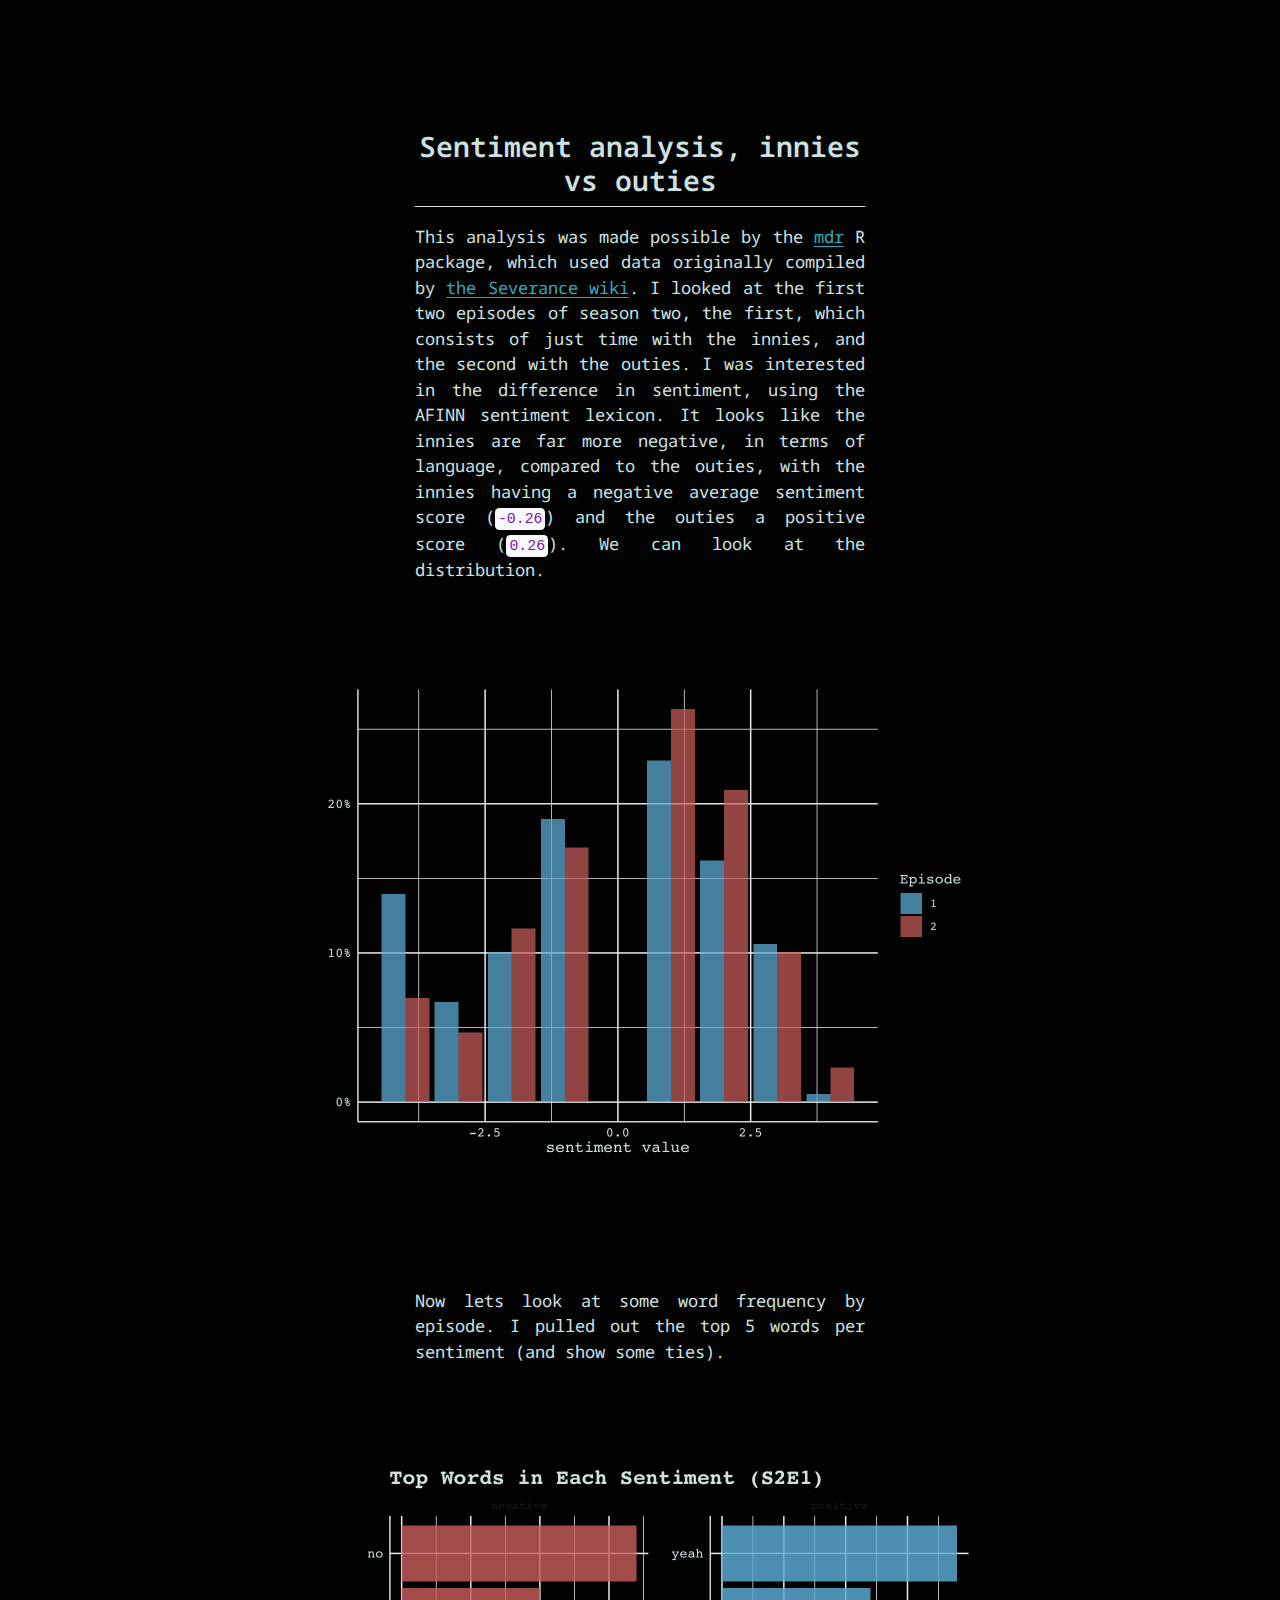
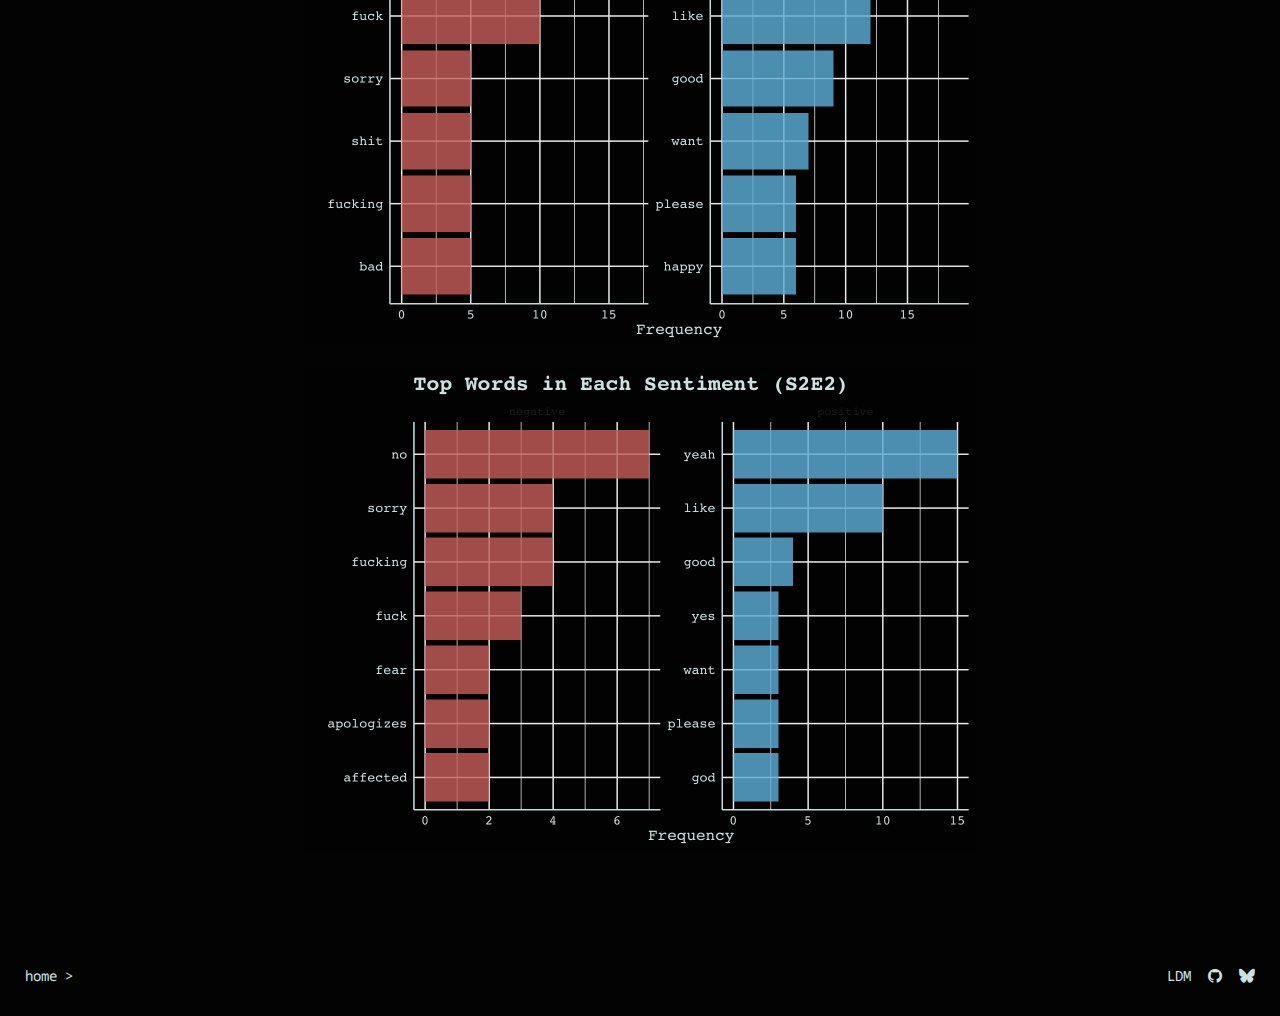
<file: analysis-innie-sentiment/index.html>
<!DOCTYPE html>
<html xmlns="http://www.w3.org/1999/xhtml" lang="en" xml:lang="en"><head>

<meta charset="utf-8">
<meta name="generator" content="quarto-1.6.42">

<meta name="viewport" content="width=device-width, initial-scale=1.0, user-scalable=yes">


<title>index – MDR</title>
<style>
code{white-space: pre-wrap;}
span.smallcaps{font-variant: small-caps;}
div.columns{display: flex; gap: min(4vw, 1.5em);}
div.column{flex: auto; overflow-x: auto;}
div.hanging-indent{margin-left: 1.5em; text-indent: -1.5em;}
ul.task-list{list-style: none;}
ul.task-list li input[type="checkbox"] {
  width: 0.8em;
  margin: 0 0.8em 0.2em -1em; /* quarto-specific, see https://github.com/quarto-dev/quarto-cli/issues/4556 */ 
  vertical-align: middle;
}
</style>


<script src="../site_libs/quarto-nav/quarto-nav.js"></script>
<script src="../site_libs/clipboard/clipboard.min.js"></script>
<script src="../site_libs/quarto-search/autocomplete.umd.js"></script>
<script src="../site_libs/quarto-search/fuse.min.js"></script>
<script src="../site_libs/quarto-search/quarto-search.js"></script>
<meta name="quarto:offset" content="../">
<script src="../site_libs/quarto-html/quarto.js"></script>
<script src="../site_libs/quarto-html/popper.min.js"></script>
<script src="../site_libs/quarto-html/tippy.umd.min.js"></script>
<link href="../site_libs/quarto-html/tippy.css" rel="stylesheet">
<link href="../site_libs/quarto-html/quarto-syntax-highlighting-dark-b53751a350365c71b6c909e95f209ed1.css" rel="stylesheet" id="quarto-text-highlighting-styles">
<script src="../site_libs/bootstrap/bootstrap.min.js"></script>
<link href="../site_libs/bootstrap/bootstrap-icons.css" rel="stylesheet">
<link href="../site_libs/bootstrap/bootstrap-087d0f28d2736a625d81cf10e22edd1d.min.css" rel="stylesheet" append-hash="true" id="quarto-bootstrap" data-mode="dark">
<link href="../site_libs/quarto-contrib/fontawesome6-1.2.0/all.min.css" rel="stylesheet">
<link href="../site_libs/quarto-contrib/fontawesome6-1.2.0/latex-fontsize.css" rel="stylesheet">
<script id="quarto-search-options" type="application/json">{
  "location": "sidebar",
  "copy-button": false,
  "collapse-after": 3,
  "panel-placement": "start",
  "type": "textbox",
  "limit": 50,
  "keyboard-shortcut": [
    "f",
    "/",
    "s"
  ],
  "show-item-context": false,
  "language": {
    "search-no-results-text": "No results",
    "search-matching-documents-text": "matching documents",
    "search-copy-link-title": "Copy link to search",
    "search-hide-matches-text": "Hide additional matches",
    "search-more-match-text": "more match in this document",
    "search-more-matches-text": "more matches in this document",
    "search-clear-button-title": "Clear",
    "search-text-placeholder": "",
    "search-detached-cancel-button-title": "Cancel",
    "search-submit-button-title": "Submit",
    "search-label": "Search"
  }
}</script>


</head>

<body class="fullcontent">

<div id="quarto-search-results"></div>
<!-- content -->
<div id="quarto-content" class="quarto-container page-columns page-rows-contents page-layout-article">
<!-- sidebar -->
<!-- margin-sidebar -->
    
<!-- main -->
<main class="content" id="quarto-document-content"><header id="title-block-header" class="quarto-title-block"></header>
<script> document.addEventListener("DOMContentLoaded", function () {
document.querySelectorAll(".spoiler").forEach(spoiler => {
 spoiler.addEventListener("click", function () {
    this.classList.toggle("revealed");
   });
  });
  });
 </script>




<center>
<section id="sentiment-analysis-innies-vs-outies" class="level2 text">
<h2 data-anchor-id="sentiment-analysis-innies-vs-outies">Sentiment analysis, innies vs outies</h2>
<p>This analysis was made possible by the <a href="https://lucymcgowan.github.io/mdr">mdr</a> R package, which used data originally compiled by <a href="https://severance.wiki/">the Severance wiki</a>. I looked at the first two episodes of season two, the first, which consists of just time with the innies, and the second with the outies. I was interested in the difference in sentiment, using the AFINN sentiment lexicon. It looks like the innies are far more negative, in terms of language, compared to the outies, with the innies having a negative average sentiment score (<code>-0.26</code>) and the outies a positive score (<code>0.26</code>). We can look at the distribution.</p>
</section>
<div class="cell">
<div class="cell-output-display">
<div>
<figure class="figure">
<p><img src="index_files/figure-html/unnamed-chunk-1-1.png" class="img-fluid figure-img" width="672"></p>
</figure>
</div>
</div>
</div>
<div class="text">
<p>Now lets look at some word frequency by episode. I pulled out the top 5 words per sentiment (and show some ties).</p>
</div>
<div class="cell">
<div class="cell-output-display">
<div>
<figure class="figure">
<p><img src="index_files/figure-html/unnamed-chunk-2-1.png" class="img-fluid figure-img" width="672"></p>
</figure>
</div>
</div>
<div class="cell-output-display">
<div>
<figure class="figure">
<p><img src="index_files/figure-html/unnamed-chunk-2-2.png" class="img-fluid figure-img" width="672"></p>
</figure>
</div>
</div>
</div>
</center>



</main> <!-- /main -->
<script id="quarto-html-after-body" type="application/javascript">
window.document.addEventListener("DOMContentLoaded", function (event) {
  const toggleBodyColorMode = (bsSheetEl) => {
    const mode = bsSheetEl.getAttribute("data-mode");
    const bodyEl = window.document.querySelector("body");
    if (mode === "dark") {
      bodyEl.classList.add("quarto-dark");
      bodyEl.classList.remove("quarto-light");
    } else {
      bodyEl.classList.add("quarto-light");
      bodyEl.classList.remove("quarto-dark");
    }
  }
  const toggleBodyColorPrimary = () => {
    const bsSheetEl = window.document.querySelector("link#quarto-bootstrap");
    if (bsSheetEl) {
      toggleBodyColorMode(bsSheetEl);
    }
  }
  toggleBodyColorPrimary();  
  const isCodeAnnotation = (el) => {
    for (const clz of el.classList) {
      if (clz.startsWith('code-annotation-')) {                     
        return true;
      }
    }
    return false;
  }
  const onCopySuccess = function(e) {
    // button target
    const button = e.trigger;
    // don't keep focus
    button.blur();
    // flash "checked"
    button.classList.add('code-copy-button-checked');
    var currentTitle = button.getAttribute("title");
    button.setAttribute("title", "Copied!");
    let tooltip;
    if (window.bootstrap) {
      button.setAttribute("data-bs-toggle", "tooltip");
      button.setAttribute("data-bs-placement", "left");
      button.setAttribute("data-bs-title", "Copied!");
      tooltip = new bootstrap.Tooltip(button, 
        { trigger: "manual", 
          customClass: "code-copy-button-tooltip",
          offset: [0, -8]});
      tooltip.show();    
    }
    setTimeout(function() {
      if (tooltip) {
        tooltip.hide();
        button.removeAttribute("data-bs-title");
        button.removeAttribute("data-bs-toggle");
        button.removeAttribute("data-bs-placement");
      }
      button.setAttribute("title", currentTitle);
      button.classList.remove('code-copy-button-checked');
    }, 1000);
    // clear code selection
    e.clearSelection();
  }
  const getTextToCopy = function(trigger) {
      const codeEl = trigger.previousElementSibling.cloneNode(true);
      for (const childEl of codeEl.children) {
        if (isCodeAnnotation(childEl)) {
          childEl.remove();
        }
      }
      return codeEl.innerText;
  }
  const clipboard = new window.ClipboardJS('.code-copy-button:not([data-in-quarto-modal])', {
    text: getTextToCopy
  });
  clipboard.on('success', onCopySuccess);
  if (window.document.getElementById('quarto-embedded-source-code-modal')) {
    const clipboardModal = new window.ClipboardJS('.code-copy-button[data-in-quarto-modal]', {
      text: getTextToCopy,
      container: window.document.getElementById('quarto-embedded-source-code-modal')
    });
    clipboardModal.on('success', onCopySuccess);
  }
    var localhostRegex = new RegExp(/^(?:http|https):\/\/localhost\:?[0-9]*\//);
    var mailtoRegex = new RegExp(/^mailto:/);
      var filterRegex = new RegExp("https:\/\/mdr\.lucymcgowan\.com");
    var isInternal = (href) => {
        return filterRegex.test(href) || localhostRegex.test(href) || mailtoRegex.test(href);
    }
    // Inspect non-navigation links and adorn them if external
 	var links = window.document.querySelectorAll('a[href]:not(.nav-link):not(.navbar-brand):not(.toc-action):not(.sidebar-link):not(.sidebar-item-toggle):not(.pagination-link):not(.no-external):not([aria-hidden]):not(.dropdown-item):not(.quarto-navigation-tool):not(.about-link)');
    for (var i=0; i<links.length; i++) {
      const link = links[i];
      if (!isInternal(link.href)) {
        // undo the damage that might have been done by quarto-nav.js in the case of
        // links that we want to consider external
        if (link.dataset.originalHref !== undefined) {
          link.href = link.dataset.originalHref;
        }
      }
    }
  function tippyHover(el, contentFn, onTriggerFn, onUntriggerFn) {
    const config = {
      allowHTML: true,
      maxWidth: 500,
      delay: 100,
      arrow: false,
      appendTo: function(el) {
          return el.parentElement;
      },
      interactive: true,
      interactiveBorder: 10,
      theme: 'quarto',
      placement: 'bottom-start',
    };
    if (contentFn) {
      config.content = contentFn;
    }
    if (onTriggerFn) {
      config.onTrigger = onTriggerFn;
    }
    if (onUntriggerFn) {
      config.onUntrigger = onUntriggerFn;
    }
    window.tippy(el, config); 
  }
  const noterefs = window.document.querySelectorAll('a[role="doc-noteref"]');
  for (var i=0; i<noterefs.length; i++) {
    const ref = noterefs[i];
    tippyHover(ref, function() {
      // use id or data attribute instead here
      let href = ref.getAttribute('data-footnote-href') || ref.getAttribute('href');
      try { href = new URL(href).hash; } catch {}
      const id = href.replace(/^#\/?/, "");
      const note = window.document.getElementById(id);
      if (note) {
        return note.innerHTML;
      } else {
        return "";
      }
    });
  }
  const xrefs = window.document.querySelectorAll('a.quarto-xref');
  const processXRef = (id, note) => {
    // Strip column container classes
    const stripColumnClz = (el) => {
      el.classList.remove("page-full", "page-columns");
      if (el.children) {
        for (const child of el.children) {
          stripColumnClz(child);
        }
      }
    }
    stripColumnClz(note)
    if (id === null || id.startsWith('sec-')) {
      // Special case sections, only their first couple elements
      const container = document.createElement("div");
      if (note.children && note.children.length > 2) {
        container.appendChild(note.children[0].cloneNode(true));
        for (let i = 1; i < note.children.length; i++) {
          const child = note.children[i];
          if (child.tagName === "P" && child.innerText === "") {
            continue;
          } else {
            container.appendChild(child.cloneNode(true));
            break;
          }
        }
        if (window.Quarto?.typesetMath) {
          window.Quarto.typesetMath(container);
        }
        return container.innerHTML
      } else {
        if (window.Quarto?.typesetMath) {
          window.Quarto.typesetMath(note);
        }
        return note.innerHTML;
      }
    } else {
      // Remove any anchor links if they are present
      const anchorLink = note.querySelector('a.anchorjs-link');
      if (anchorLink) {
        anchorLink.remove();
      }
      if (window.Quarto?.typesetMath) {
        window.Quarto.typesetMath(note);
      }
      if (note.classList.contains("callout")) {
        return note.outerHTML;
      } else {
        return note.innerHTML;
      }
    }
  }
  for (var i=0; i<xrefs.length; i++) {
    const xref = xrefs[i];
    tippyHover(xref, undefined, function(instance) {
      instance.disable();
      let url = xref.getAttribute('href');
      let hash = undefined; 
      if (url.startsWith('#')) {
        hash = url;
      } else {
        try { hash = new URL(url).hash; } catch {}
      }
      if (hash) {
        const id = hash.replace(/^#\/?/, "");
        const note = window.document.getElementById(id);
        if (note !== null) {
          try {
            const html = processXRef(id, note.cloneNode(true));
            instance.setContent(html);
          } finally {
            instance.enable();
            instance.show();
          }
        } else {
          // See if we can fetch this
          fetch(url.split('#')[0])
          .then(res => res.text())
          .then(html => {
            const parser = new DOMParser();
            const htmlDoc = parser.parseFromString(html, "text/html");
            const note = htmlDoc.getElementById(id);
            if (note !== null) {
              const html = processXRef(id, note);
              instance.setContent(html);
            } 
          }).finally(() => {
            instance.enable();
            instance.show();
          });
        }
      } else {
        // See if we can fetch a full url (with no hash to target)
        // This is a special case and we should probably do some content thinning / targeting
        fetch(url)
        .then(res => res.text())
        .then(html => {
          const parser = new DOMParser();
          const htmlDoc = parser.parseFromString(html, "text/html");
          const note = htmlDoc.querySelector('main.content');
          if (note !== null) {
            // This should only happen for chapter cross references
            // (since there is no id in the URL)
            // remove the first header
            if (note.children.length > 0 && note.children[0].tagName === "HEADER") {
              note.children[0].remove();
            }
            const html = processXRef(null, note);
            instance.setContent(html);
          } 
        }).finally(() => {
          instance.enable();
          instance.show();
        });
      }
    }, function(instance) {
    });
  }
      let selectedAnnoteEl;
      const selectorForAnnotation = ( cell, annotation) => {
        let cellAttr = 'data-code-cell="' + cell + '"';
        let lineAttr = 'data-code-annotation="' +  annotation + '"';
        const selector = 'span[' + cellAttr + '][' + lineAttr + ']';
        return selector;
      }
      const selectCodeLines = (annoteEl) => {
        const doc = window.document;
        const targetCell = annoteEl.getAttribute("data-target-cell");
        const targetAnnotation = annoteEl.getAttribute("data-target-annotation");
        const annoteSpan = window.document.querySelector(selectorForAnnotation(targetCell, targetAnnotation));
        const lines = annoteSpan.getAttribute("data-code-lines").split(",");
        const lineIds = lines.map((line) => {
          return targetCell + "-" + line;
        })
        let top = null;
        let height = null;
        let parent = null;
        if (lineIds.length > 0) {
            //compute the position of the single el (top and bottom and make a div)
            const el = window.document.getElementById(lineIds[0]);
            top = el.offsetTop;
            height = el.offsetHeight;
            parent = el.parentElement.parentElement;
          if (lineIds.length > 1) {
            const lastEl = window.document.getElementById(lineIds[lineIds.length - 1]);
            const bottom = lastEl.offsetTop + lastEl.offsetHeight;
            height = bottom - top;
          }
          if (top !== null && height !== null && parent !== null) {
            // cook up a div (if necessary) and position it 
            let div = window.document.getElementById("code-annotation-line-highlight");
            if (div === null) {
              div = window.document.createElement("div");
              div.setAttribute("id", "code-annotation-line-highlight");
              div.style.position = 'absolute';
              parent.appendChild(div);
            }
            div.style.top = top - 2 + "px";
            div.style.height = height + 4 + "px";
            div.style.left = 0;
            let gutterDiv = window.document.getElementById("code-annotation-line-highlight-gutter");
            if (gutterDiv === null) {
              gutterDiv = window.document.createElement("div");
              gutterDiv.setAttribute("id", "code-annotation-line-highlight-gutter");
              gutterDiv.style.position = 'absolute';
              const codeCell = window.document.getElementById(targetCell);
              const gutter = codeCell.querySelector('.code-annotation-gutter');
              gutter.appendChild(gutterDiv);
            }
            gutterDiv.style.top = top - 2 + "px";
            gutterDiv.style.height = height + 4 + "px";
          }
          selectedAnnoteEl = annoteEl;
        }
      };
      const unselectCodeLines = () => {
        const elementsIds = ["code-annotation-line-highlight", "code-annotation-line-highlight-gutter"];
        elementsIds.forEach((elId) => {
          const div = window.document.getElementById(elId);
          if (div) {
            div.remove();
          }
        });
        selectedAnnoteEl = undefined;
      };
        // Handle positioning of the toggle
    window.addEventListener(
      "resize",
      throttle(() => {
        elRect = undefined;
        if (selectedAnnoteEl) {
          selectCodeLines(selectedAnnoteEl);
        }
      }, 10)
    );
    function throttle(fn, ms) {
    let throttle = false;
    let timer;
      return (...args) => {
        if(!throttle) { // first call gets through
            fn.apply(this, args);
            throttle = true;
        } else { // all the others get throttled
            if(timer) clearTimeout(timer); // cancel #2
            timer = setTimeout(() => {
              fn.apply(this, args);
              timer = throttle = false;
            }, ms);
        }
      };
    }
      // Attach click handler to the DT
      const annoteDls = window.document.querySelectorAll('dt[data-target-cell]');
      for (const annoteDlNode of annoteDls) {
        annoteDlNode.addEventListener('click', (event) => {
          const clickedEl = event.target;
          if (clickedEl !== selectedAnnoteEl) {
            unselectCodeLines();
            const activeEl = window.document.querySelector('dt[data-target-cell].code-annotation-active');
            if (activeEl) {
              activeEl.classList.remove('code-annotation-active');
            }
            selectCodeLines(clickedEl);
            clickedEl.classList.add('code-annotation-active');
          } else {
            // Unselect the line
            unselectCodeLines();
            clickedEl.classList.remove('code-annotation-active');
          }
        });
      }
  const findCites = (el) => {
    const parentEl = el.parentElement;
    if (parentEl) {
      const cites = parentEl.dataset.cites;
      if (cites) {
        return {
          el,
          cites: cites.split(' ')
        };
      } else {
        return findCites(el.parentElement)
      }
    } else {
      return undefined;
    }
  };
  var bibliorefs = window.document.querySelectorAll('a[role="doc-biblioref"]');
  for (var i=0; i<bibliorefs.length; i++) {
    const ref = bibliorefs[i];
    const citeInfo = findCites(ref);
    if (citeInfo) {
      tippyHover(citeInfo.el, function() {
        var popup = window.document.createElement('div');
        citeInfo.cites.forEach(function(cite) {
          var citeDiv = window.document.createElement('div');
          citeDiv.classList.add('hanging-indent');
          citeDiv.classList.add('csl-entry');
          var biblioDiv = window.document.getElementById('ref-' + cite);
          if (biblioDiv) {
            citeDiv.innerHTML = biblioDiv.innerHTML;
          }
          popup.appendChild(citeDiv);
        });
        return popup.innerHTML;
      });
    }
  }
});
</script>
</div> <!-- /content -->
<footer class="footer">
  <div class="nav-footer">
    <div class="nav-footer-left">
      <ul class="footer-items list-unstyled">
    <li class="nav-item">
    <a class="nav-link" href="../">
<p>home &gt;</p>
</a>
  </li>  
</ul>
    </div>   
    <div class="nav-footer-center">
      &nbsp;
    </div>
    <div class="nav-footer-right">
      <ul class="footer-items list-unstyled">
    <li class="nav-item">
    <a class="nav-link" href="https://lucymcgowan.com">
<p>LDM</p>
</a>
  </li>  
    <li class="nav-item compact">
    <a class="nav-link" href="https://github.com/lucymcgowan/mdr-website">
      <i class="bi bi-github" role="img">
</i> 
    </a>
  </li>  
    <li class="nav-item">
    <a class="nav-link" href="https://bsky.app/profile/lucystats.bsky.social">
<p><i class="fa-brands fa-bluesky" aria-label="bluesky"></i></p>
</a>
  </li>  
</ul>
    </div>
  </div>
</footer>




</body></html>
</file>
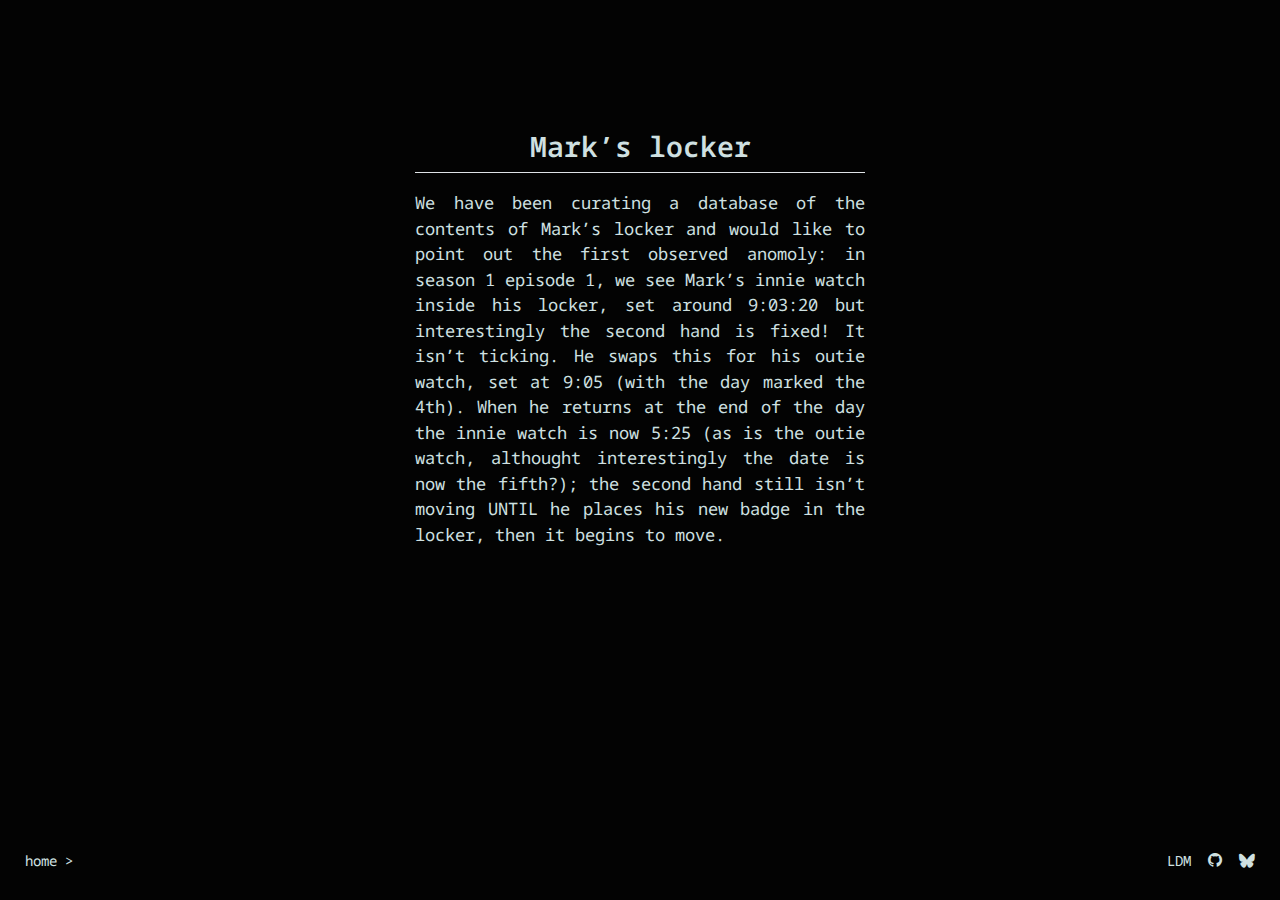
<file: analysis-locker/index.html>
<!DOCTYPE html>
<html xmlns="http://www.w3.org/1999/xhtml" lang="en" xml:lang="en"><head>

<meta charset="utf-8">
<meta name="generator" content="quarto-1.6.42">

<meta name="viewport" content="width=device-width, initial-scale=1.0, user-scalable=yes">


<title>index – MDR</title>
<style>
code{white-space: pre-wrap;}
span.smallcaps{font-variant: small-caps;}
div.columns{display: flex; gap: min(4vw, 1.5em);}
div.column{flex: auto; overflow-x: auto;}
div.hanging-indent{margin-left: 1.5em; text-indent: -1.5em;}
ul.task-list{list-style: none;}
ul.task-list li input[type="checkbox"] {
  width: 0.8em;
  margin: 0 0.8em 0.2em -1em; /* quarto-specific, see https://github.com/quarto-dev/quarto-cli/issues/4556 */ 
  vertical-align: middle;
}
</style>


<script src="../site_libs/quarto-nav/quarto-nav.js"></script>
<script src="../site_libs/clipboard/clipboard.min.js"></script>
<script src="../site_libs/quarto-search/autocomplete.umd.js"></script>
<script src="../site_libs/quarto-search/fuse.min.js"></script>
<script src="../site_libs/quarto-search/quarto-search.js"></script>
<meta name="quarto:offset" content="../">
<script src="../site_libs/quarto-html/quarto.js"></script>
<script src="../site_libs/quarto-html/popper.min.js"></script>
<script src="../site_libs/quarto-html/tippy.umd.min.js"></script>
<link href="../site_libs/quarto-html/tippy.css" rel="stylesheet">
<link href="../site_libs/quarto-html/quarto-syntax-highlighting-dark-b53751a350365c71b6c909e95f209ed1.css" rel="stylesheet" id="quarto-text-highlighting-styles">
<script src="../site_libs/bootstrap/bootstrap.min.js"></script>
<link href="../site_libs/bootstrap/bootstrap-icons.css" rel="stylesheet">
<link href="../site_libs/bootstrap/bootstrap-087d0f28d2736a625d81cf10e22edd1d.min.css" rel="stylesheet" append-hash="true" id="quarto-bootstrap" data-mode="dark">
<link href="../site_libs/quarto-contrib/fontawesome6-1.2.0/all.min.css" rel="stylesheet">
<link href="../site_libs/quarto-contrib/fontawesome6-1.2.0/latex-fontsize.css" rel="stylesheet">
<script id="quarto-search-options" type="application/json">{
  "location": "sidebar",
  "copy-button": false,
  "collapse-after": 3,
  "panel-placement": "start",
  "type": "textbox",
  "limit": 50,
  "keyboard-shortcut": [
    "f",
    "/",
    "s"
  ],
  "show-item-context": false,
  "language": {
    "search-no-results-text": "No results",
    "search-matching-documents-text": "matching documents",
    "search-copy-link-title": "Copy link to search",
    "search-hide-matches-text": "Hide additional matches",
    "search-more-match-text": "more match in this document",
    "search-more-matches-text": "more matches in this document",
    "search-clear-button-title": "Clear",
    "search-text-placeholder": "",
    "search-detached-cancel-button-title": "Cancel",
    "search-submit-button-title": "Submit",
    "search-label": "Search"
  }
}</script>


</head>

<body class="fullcontent">

<div id="quarto-search-results"></div>
<!-- content -->
<div id="quarto-content" class="quarto-container page-columns page-rows-contents page-layout-article">
<!-- sidebar -->
<!-- margin-sidebar -->
    
<!-- main -->
<main class="content" id="quarto-document-content"><header id="title-block-header" class="quarto-title-block"></header>
<script> document.addEventListener("DOMContentLoaded", function () {
document.querySelectorAll(".spoiler").forEach(spoiler => {
 spoiler.addEventListener("click", function () {
    this.classList.toggle("revealed");
   });
  });
  });
 </script>




<center>
<section id="marks-locker" class="level2 text">
<h2 data-anchor-id="marks-locker">Mark’s locker</h2>
<p>We have been curating a database of the contents of Mark’s locker and would like to point out the first observed anomoly: in season 1 episode 1, we see Mark’s innie watch inside his locker, set around 9:03:20 but interestingly the second hand is fixed! It isn’t ticking. He swaps this for his outie watch, set at 9:05 (with the day marked the 4th). When he returns at the end of the day the innie watch is now 5:25 (as is the outie watch, althought interestingly the date is now the fifth?); the second hand still isn’t moving UNTIL he places his new badge in the locker, then it begins to move.</p>
</section>
</center>



</main> <!-- /main -->
<script id="quarto-html-after-body" type="application/javascript">
window.document.addEventListener("DOMContentLoaded", function (event) {
  const toggleBodyColorMode = (bsSheetEl) => {
    const mode = bsSheetEl.getAttribute("data-mode");
    const bodyEl = window.document.querySelector("body");
    if (mode === "dark") {
      bodyEl.classList.add("quarto-dark");
      bodyEl.classList.remove("quarto-light");
    } else {
      bodyEl.classList.add("quarto-light");
      bodyEl.classList.remove("quarto-dark");
    }
  }
  const toggleBodyColorPrimary = () => {
    const bsSheetEl = window.document.querySelector("link#quarto-bootstrap");
    if (bsSheetEl) {
      toggleBodyColorMode(bsSheetEl);
    }
  }
  toggleBodyColorPrimary();  
  const isCodeAnnotation = (el) => {
    for (const clz of el.classList) {
      if (clz.startsWith('code-annotation-')) {                     
        return true;
      }
    }
    return false;
  }
  const onCopySuccess = function(e) {
    // button target
    const button = e.trigger;
    // don't keep focus
    button.blur();
    // flash "checked"
    button.classList.add('code-copy-button-checked');
    var currentTitle = button.getAttribute("title");
    button.setAttribute("title", "Copied!");
    let tooltip;
    if (window.bootstrap) {
      button.setAttribute("data-bs-toggle", "tooltip");
      button.setAttribute("data-bs-placement", "left");
      button.setAttribute("data-bs-title", "Copied!");
      tooltip = new bootstrap.Tooltip(button, 
        { trigger: "manual", 
          customClass: "code-copy-button-tooltip",
          offset: [0, -8]});
      tooltip.show();    
    }
    setTimeout(function() {
      if (tooltip) {
        tooltip.hide();
        button.removeAttribute("data-bs-title");
        button.removeAttribute("data-bs-toggle");
        button.removeAttribute("data-bs-placement");
      }
      button.setAttribute("title", currentTitle);
      button.classList.remove('code-copy-button-checked');
    }, 1000);
    // clear code selection
    e.clearSelection();
  }
  const getTextToCopy = function(trigger) {
      const codeEl = trigger.previousElementSibling.cloneNode(true);
      for (const childEl of codeEl.children) {
        if (isCodeAnnotation(childEl)) {
          childEl.remove();
        }
      }
      return codeEl.innerText;
  }
  const clipboard = new window.ClipboardJS('.code-copy-button:not([data-in-quarto-modal])', {
    text: getTextToCopy
  });
  clipboard.on('success', onCopySuccess);
  if (window.document.getElementById('quarto-embedded-source-code-modal')) {
    const clipboardModal = new window.ClipboardJS('.code-copy-button[data-in-quarto-modal]', {
      text: getTextToCopy,
      container: window.document.getElementById('quarto-embedded-source-code-modal')
    });
    clipboardModal.on('success', onCopySuccess);
  }
    var localhostRegex = new RegExp(/^(?:http|https):\/\/localhost\:?[0-9]*\//);
    var mailtoRegex = new RegExp(/^mailto:/);
      var filterRegex = new RegExp("https:\/\/mdr\.lucymcgowan\.com");
    var isInternal = (href) => {
        return filterRegex.test(href) || localhostRegex.test(href) || mailtoRegex.test(href);
    }
    // Inspect non-navigation links and adorn them if external
 	var links = window.document.querySelectorAll('a[href]:not(.nav-link):not(.navbar-brand):not(.toc-action):not(.sidebar-link):not(.sidebar-item-toggle):not(.pagination-link):not(.no-external):not([aria-hidden]):not(.dropdown-item):not(.quarto-navigation-tool):not(.about-link)');
    for (var i=0; i<links.length; i++) {
      const link = links[i];
      if (!isInternal(link.href)) {
        // undo the damage that might have been done by quarto-nav.js in the case of
        // links that we want to consider external
        if (link.dataset.originalHref !== undefined) {
          link.href = link.dataset.originalHref;
        }
      }
    }
  function tippyHover(el, contentFn, onTriggerFn, onUntriggerFn) {
    const config = {
      allowHTML: true,
      maxWidth: 500,
      delay: 100,
      arrow: false,
      appendTo: function(el) {
          return el.parentElement;
      },
      interactive: true,
      interactiveBorder: 10,
      theme: 'quarto',
      placement: 'bottom-start',
    };
    if (contentFn) {
      config.content = contentFn;
    }
    if (onTriggerFn) {
      config.onTrigger = onTriggerFn;
    }
    if (onUntriggerFn) {
      config.onUntrigger = onUntriggerFn;
    }
    window.tippy(el, config); 
  }
  const noterefs = window.document.querySelectorAll('a[role="doc-noteref"]');
  for (var i=0; i<noterefs.length; i++) {
    const ref = noterefs[i];
    tippyHover(ref, function() {
      // use id or data attribute instead here
      let href = ref.getAttribute('data-footnote-href') || ref.getAttribute('href');
      try { href = new URL(href).hash; } catch {}
      const id = href.replace(/^#\/?/, "");
      const note = window.document.getElementById(id);
      if (note) {
        return note.innerHTML;
      } else {
        return "";
      }
    });
  }
  const xrefs = window.document.querySelectorAll('a.quarto-xref');
  const processXRef = (id, note) => {
    // Strip column container classes
    const stripColumnClz = (el) => {
      el.classList.remove("page-full", "page-columns");
      if (el.children) {
        for (const child of el.children) {
          stripColumnClz(child);
        }
      }
    }
    stripColumnClz(note)
    if (id === null || id.startsWith('sec-')) {
      // Special case sections, only their first couple elements
      const container = document.createElement("div");
      if (note.children && note.children.length > 2) {
        container.appendChild(note.children[0].cloneNode(true));
        for (let i = 1; i < note.children.length; i++) {
          const child = note.children[i];
          if (child.tagName === "P" && child.innerText === "") {
            continue;
          } else {
            container.appendChild(child.cloneNode(true));
            break;
          }
        }
        if (window.Quarto?.typesetMath) {
          window.Quarto.typesetMath(container);
        }
        return container.innerHTML
      } else {
        if (window.Quarto?.typesetMath) {
          window.Quarto.typesetMath(note);
        }
        return note.innerHTML;
      }
    } else {
      // Remove any anchor links if they are present
      const anchorLink = note.querySelector('a.anchorjs-link');
      if (anchorLink) {
        anchorLink.remove();
      }
      if (window.Quarto?.typesetMath) {
        window.Quarto.typesetMath(note);
      }
      if (note.classList.contains("callout")) {
        return note.outerHTML;
      } else {
        return note.innerHTML;
      }
    }
  }
  for (var i=0; i<xrefs.length; i++) {
    const xref = xrefs[i];
    tippyHover(xref, undefined, function(instance) {
      instance.disable();
      let url = xref.getAttribute('href');
      let hash = undefined; 
      if (url.startsWith('#')) {
        hash = url;
      } else {
        try { hash = new URL(url).hash; } catch {}
      }
      if (hash) {
        const id = hash.replace(/^#\/?/, "");
        const note = window.document.getElementById(id);
        if (note !== null) {
          try {
            const html = processXRef(id, note.cloneNode(true));
            instance.setContent(html);
          } finally {
            instance.enable();
            instance.show();
          }
        } else {
          // See if we can fetch this
          fetch(url.split('#')[0])
          .then(res => res.text())
          .then(html => {
            const parser = new DOMParser();
            const htmlDoc = parser.parseFromString(html, "text/html");
            const note = htmlDoc.getElementById(id);
            if (note !== null) {
              const html = processXRef(id, note);
              instance.setContent(html);
            } 
          }).finally(() => {
            instance.enable();
            instance.show();
          });
        }
      } else {
        // See if we can fetch a full url (with no hash to target)
        // This is a special case and we should probably do some content thinning / targeting
        fetch(url)
        .then(res => res.text())
        .then(html => {
          const parser = new DOMParser();
          const htmlDoc = parser.parseFromString(html, "text/html");
          const note = htmlDoc.querySelector('main.content');
          if (note !== null) {
            // This should only happen for chapter cross references
            // (since there is no id in the URL)
            // remove the first header
            if (note.children.length > 0 && note.children[0].tagName === "HEADER") {
              note.children[0].remove();
            }
            const html = processXRef(null, note);
            instance.setContent(html);
          } 
        }).finally(() => {
          instance.enable();
          instance.show();
        });
      }
    }, function(instance) {
    });
  }
      let selectedAnnoteEl;
      const selectorForAnnotation = ( cell, annotation) => {
        let cellAttr = 'data-code-cell="' + cell + '"';
        let lineAttr = 'data-code-annotation="' +  annotation + '"';
        const selector = 'span[' + cellAttr + '][' + lineAttr + ']';
        return selector;
      }
      const selectCodeLines = (annoteEl) => {
        const doc = window.document;
        const targetCell = annoteEl.getAttribute("data-target-cell");
        const targetAnnotation = annoteEl.getAttribute("data-target-annotation");
        const annoteSpan = window.document.querySelector(selectorForAnnotation(targetCell, targetAnnotation));
        const lines = annoteSpan.getAttribute("data-code-lines").split(",");
        const lineIds = lines.map((line) => {
          return targetCell + "-" + line;
        })
        let top = null;
        let height = null;
        let parent = null;
        if (lineIds.length > 0) {
            //compute the position of the single el (top and bottom and make a div)
            const el = window.document.getElementById(lineIds[0]);
            top = el.offsetTop;
            height = el.offsetHeight;
            parent = el.parentElement.parentElement;
          if (lineIds.length > 1) {
            const lastEl = window.document.getElementById(lineIds[lineIds.length - 1]);
            const bottom = lastEl.offsetTop + lastEl.offsetHeight;
            height = bottom - top;
          }
          if (top !== null && height !== null && parent !== null) {
            // cook up a div (if necessary) and position it 
            let div = window.document.getElementById("code-annotation-line-highlight");
            if (div === null) {
              div = window.document.createElement("div");
              div.setAttribute("id", "code-annotation-line-highlight");
              div.style.position = 'absolute';
              parent.appendChild(div);
            }
            div.style.top = top - 2 + "px";
            div.style.height = height + 4 + "px";
            div.style.left = 0;
            let gutterDiv = window.document.getElementById("code-annotation-line-highlight-gutter");
            if (gutterDiv === null) {
              gutterDiv = window.document.createElement("div");
              gutterDiv.setAttribute("id", "code-annotation-line-highlight-gutter");
              gutterDiv.style.position = 'absolute';
              const codeCell = window.document.getElementById(targetCell);
              const gutter = codeCell.querySelector('.code-annotation-gutter');
              gutter.appendChild(gutterDiv);
            }
            gutterDiv.style.top = top - 2 + "px";
            gutterDiv.style.height = height + 4 + "px";
          }
          selectedAnnoteEl = annoteEl;
        }
      };
      const unselectCodeLines = () => {
        const elementsIds = ["code-annotation-line-highlight", "code-annotation-line-highlight-gutter"];
        elementsIds.forEach((elId) => {
          const div = window.document.getElementById(elId);
          if (div) {
            div.remove();
          }
        });
        selectedAnnoteEl = undefined;
      };
        // Handle positioning of the toggle
    window.addEventListener(
      "resize",
      throttle(() => {
        elRect = undefined;
        if (selectedAnnoteEl) {
          selectCodeLines(selectedAnnoteEl);
        }
      }, 10)
    );
    function throttle(fn, ms) {
    let throttle = false;
    let timer;
      return (...args) => {
        if(!throttle) { // first call gets through
            fn.apply(this, args);
            throttle = true;
        } else { // all the others get throttled
            if(timer) clearTimeout(timer); // cancel #2
            timer = setTimeout(() => {
              fn.apply(this, args);
              timer = throttle = false;
            }, ms);
        }
      };
    }
      // Attach click handler to the DT
      const annoteDls = window.document.querySelectorAll('dt[data-target-cell]');
      for (const annoteDlNode of annoteDls) {
        annoteDlNode.addEventListener('click', (event) => {
          const clickedEl = event.target;
          if (clickedEl !== selectedAnnoteEl) {
            unselectCodeLines();
            const activeEl = window.document.querySelector('dt[data-target-cell].code-annotation-active');
            if (activeEl) {
              activeEl.classList.remove('code-annotation-active');
            }
            selectCodeLines(clickedEl);
            clickedEl.classList.add('code-annotation-active');
          } else {
            // Unselect the line
            unselectCodeLines();
            clickedEl.classList.remove('code-annotation-active');
          }
        });
      }
  const findCites = (el) => {
    const parentEl = el.parentElement;
    if (parentEl) {
      const cites = parentEl.dataset.cites;
      if (cites) {
        return {
          el,
          cites: cites.split(' ')
        };
      } else {
        return findCites(el.parentElement)
      }
    } else {
      return undefined;
    }
  };
  var bibliorefs = window.document.querySelectorAll('a[role="doc-biblioref"]');
  for (var i=0; i<bibliorefs.length; i++) {
    const ref = bibliorefs[i];
    const citeInfo = findCites(ref);
    if (citeInfo) {
      tippyHover(citeInfo.el, function() {
        var popup = window.document.createElement('div');
        citeInfo.cites.forEach(function(cite) {
          var citeDiv = window.document.createElement('div');
          citeDiv.classList.add('hanging-indent');
          citeDiv.classList.add('csl-entry');
          var biblioDiv = window.document.getElementById('ref-' + cite);
          if (biblioDiv) {
            citeDiv.innerHTML = biblioDiv.innerHTML;
          }
          popup.appendChild(citeDiv);
        });
        return popup.innerHTML;
      });
    }
  }
});
</script>
</div> <!-- /content -->
<footer class="footer">
  <div class="nav-footer">
    <div class="nav-footer-left">
      <ul class="footer-items list-unstyled">
    <li class="nav-item">
    <a class="nav-link" href="../">
<p>home &gt;</p>
</a>
  </li>  
</ul>
    </div>   
    <div class="nav-footer-center">
      &nbsp;
    </div>
    <div class="nav-footer-right">
      <ul class="footer-items list-unstyled">
    <li class="nav-item">
    <a class="nav-link" href="https://lucymcgowan.com">
<p>LDM</p>
</a>
  </li>  
    <li class="nav-item compact">
    <a class="nav-link" href="https://github.com/lucymcgowan/mdr-website">
      <i class="bi bi-github" role="img">
</i> 
    </a>
  </li>  
    <li class="nav-item">
    <a class="nav-link" href="https://bsky.app/profile/lucystats.bsky.social">
<p><i class="fa-brands fa-bluesky" aria-label="bluesky"></i></p>
</a>
  </li>  
</ul>
    </div>
  </div>
</footer>




</body></html>
</file>
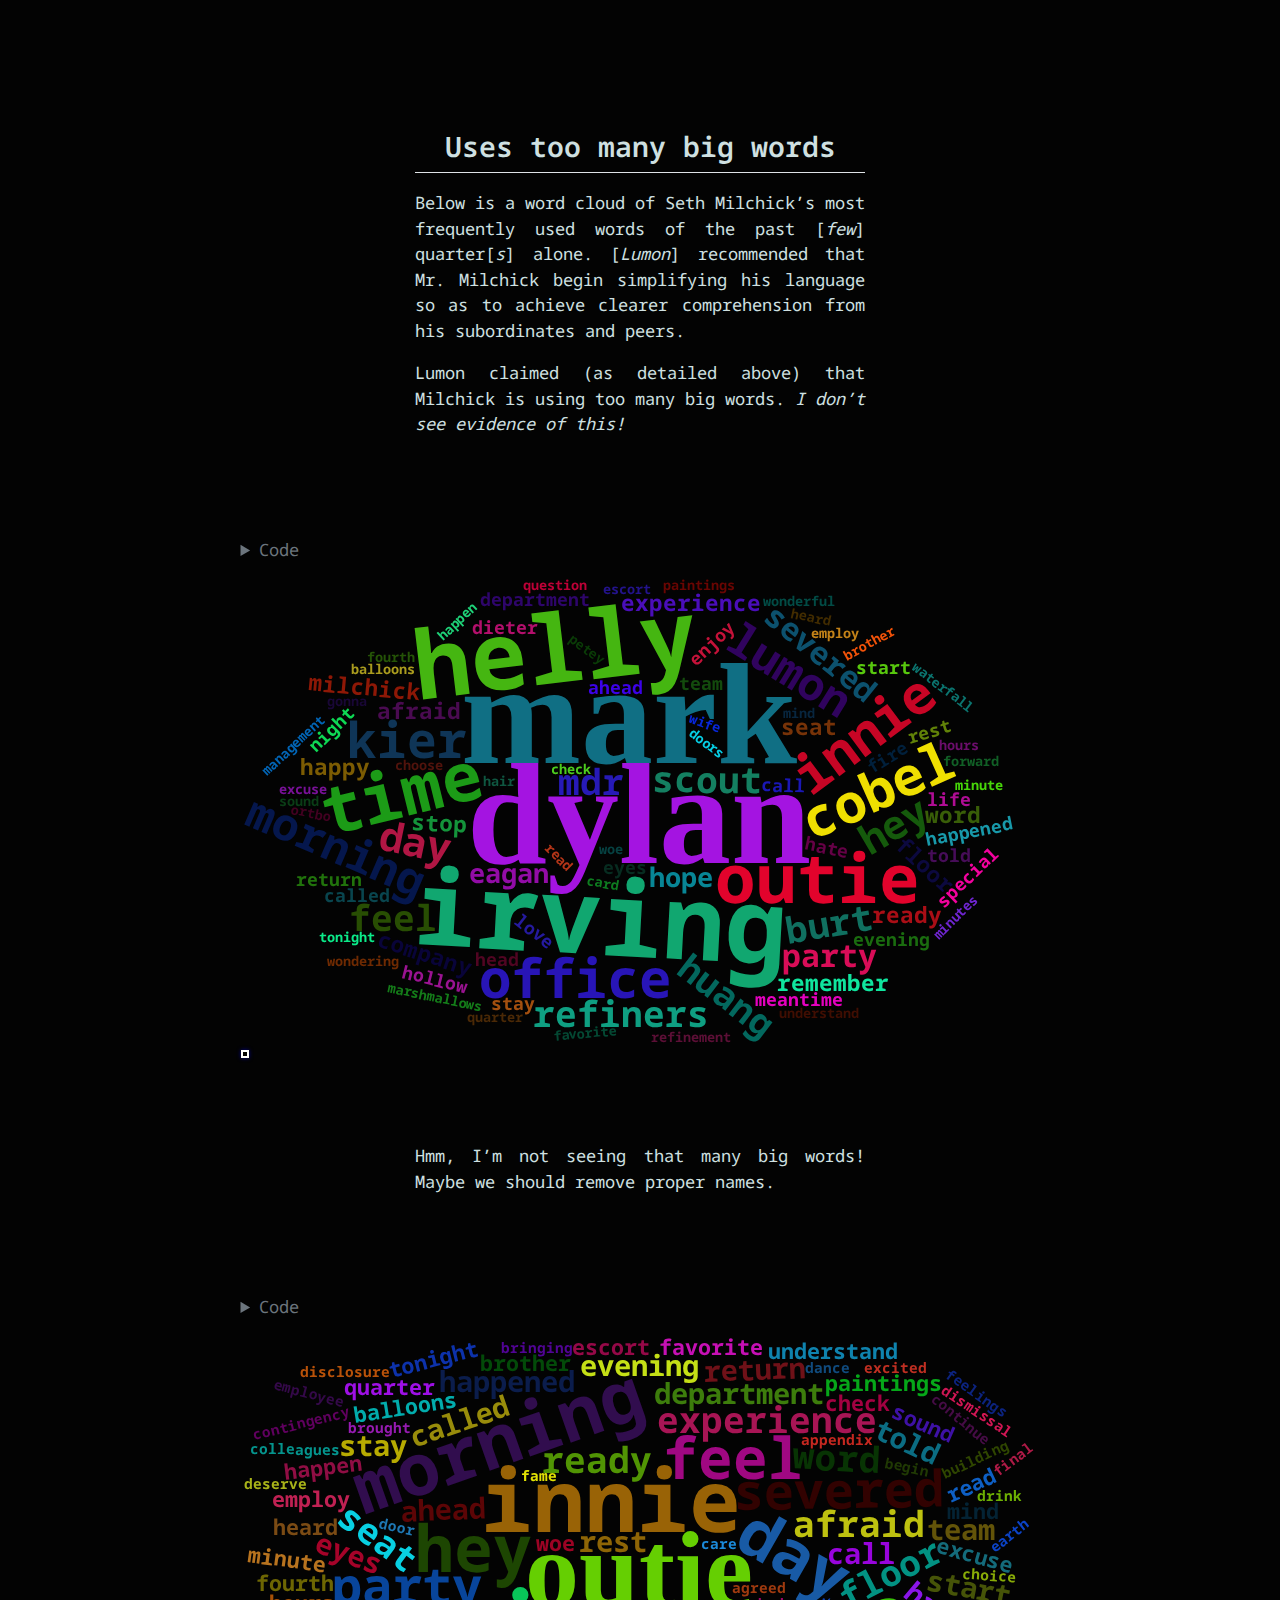
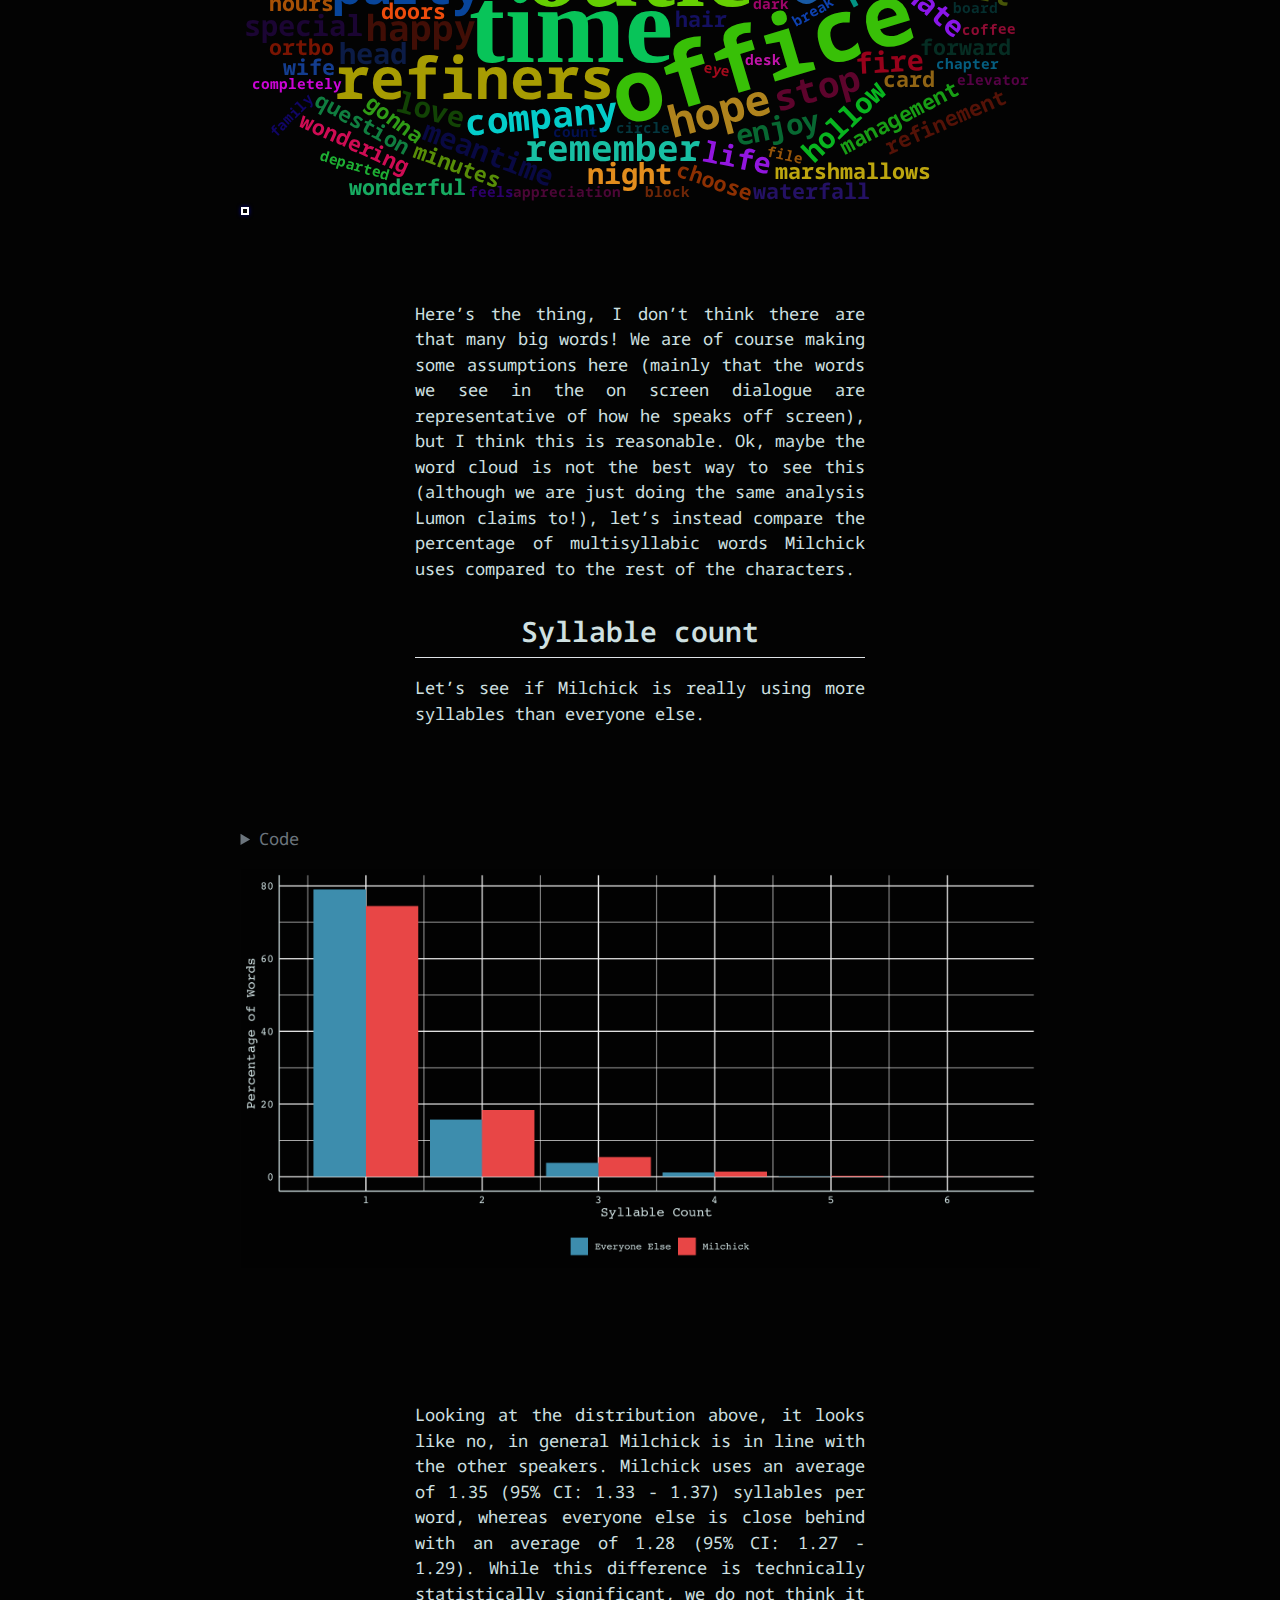
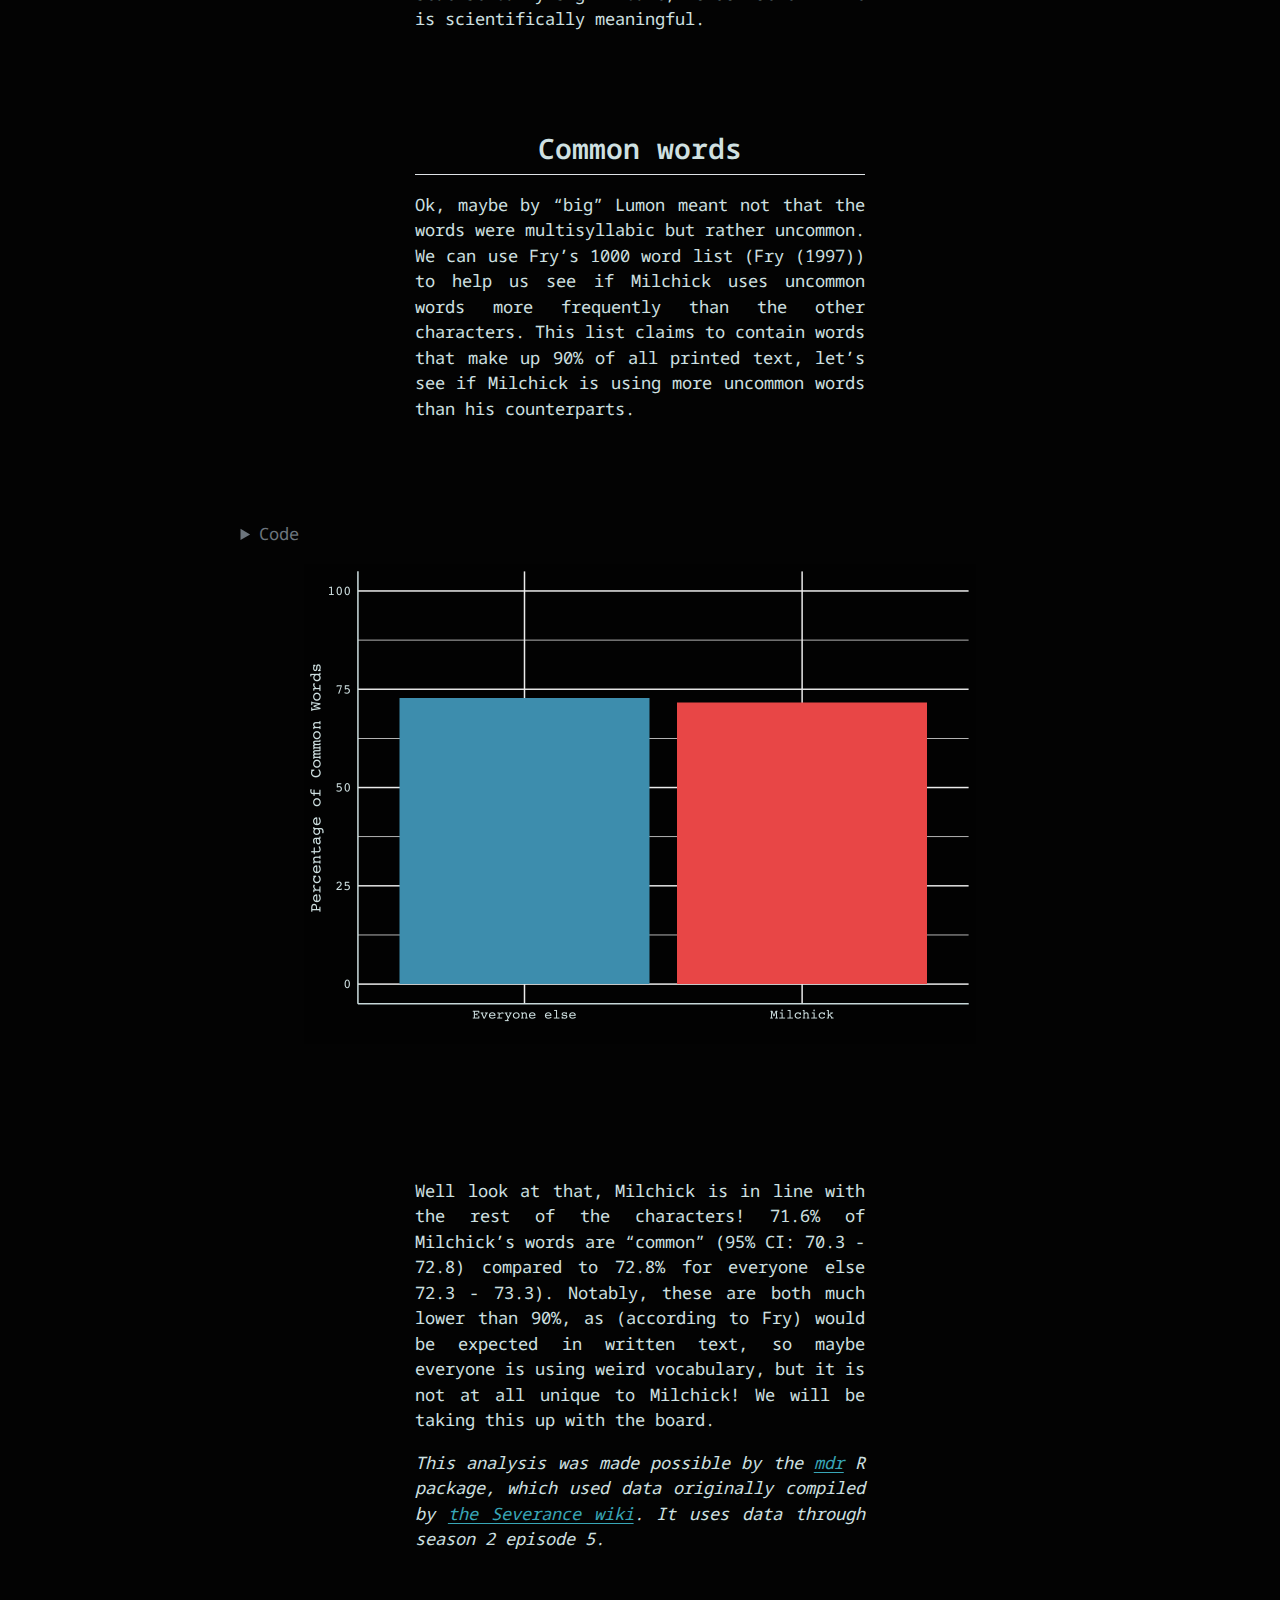
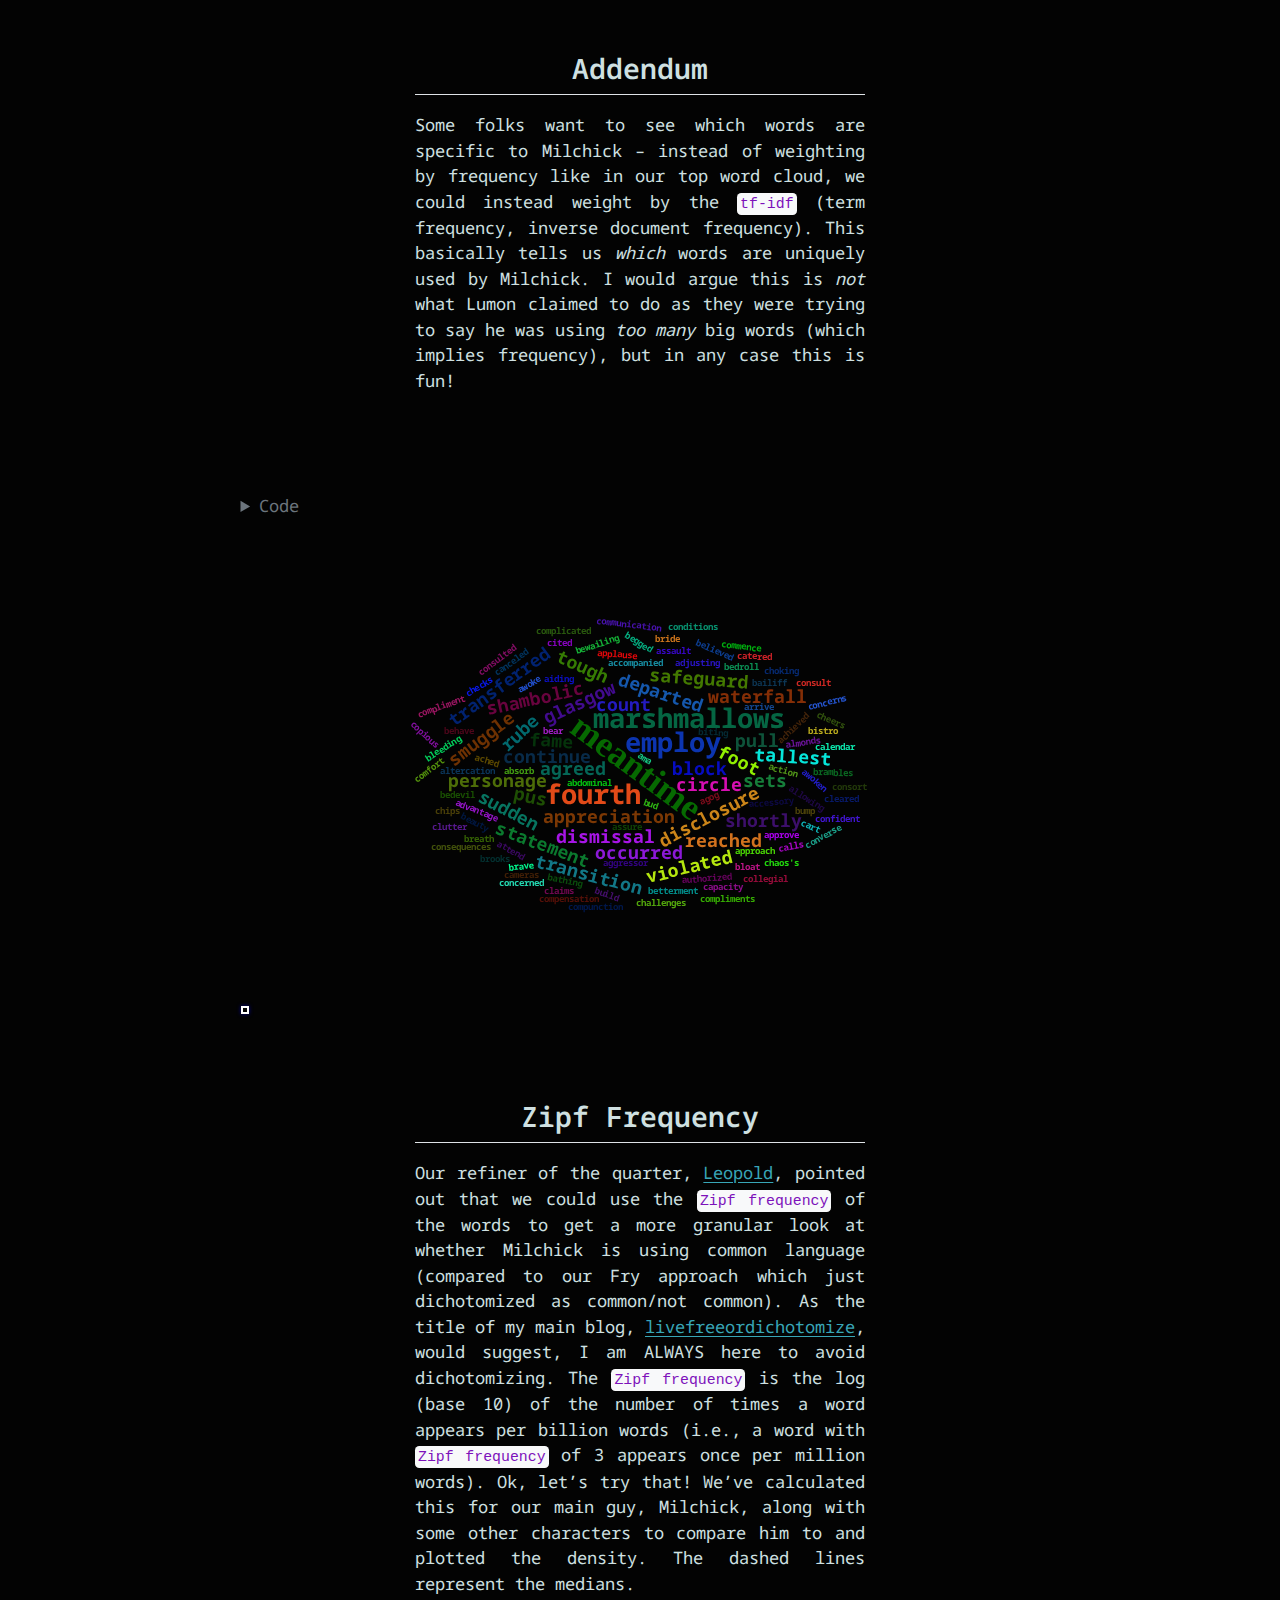
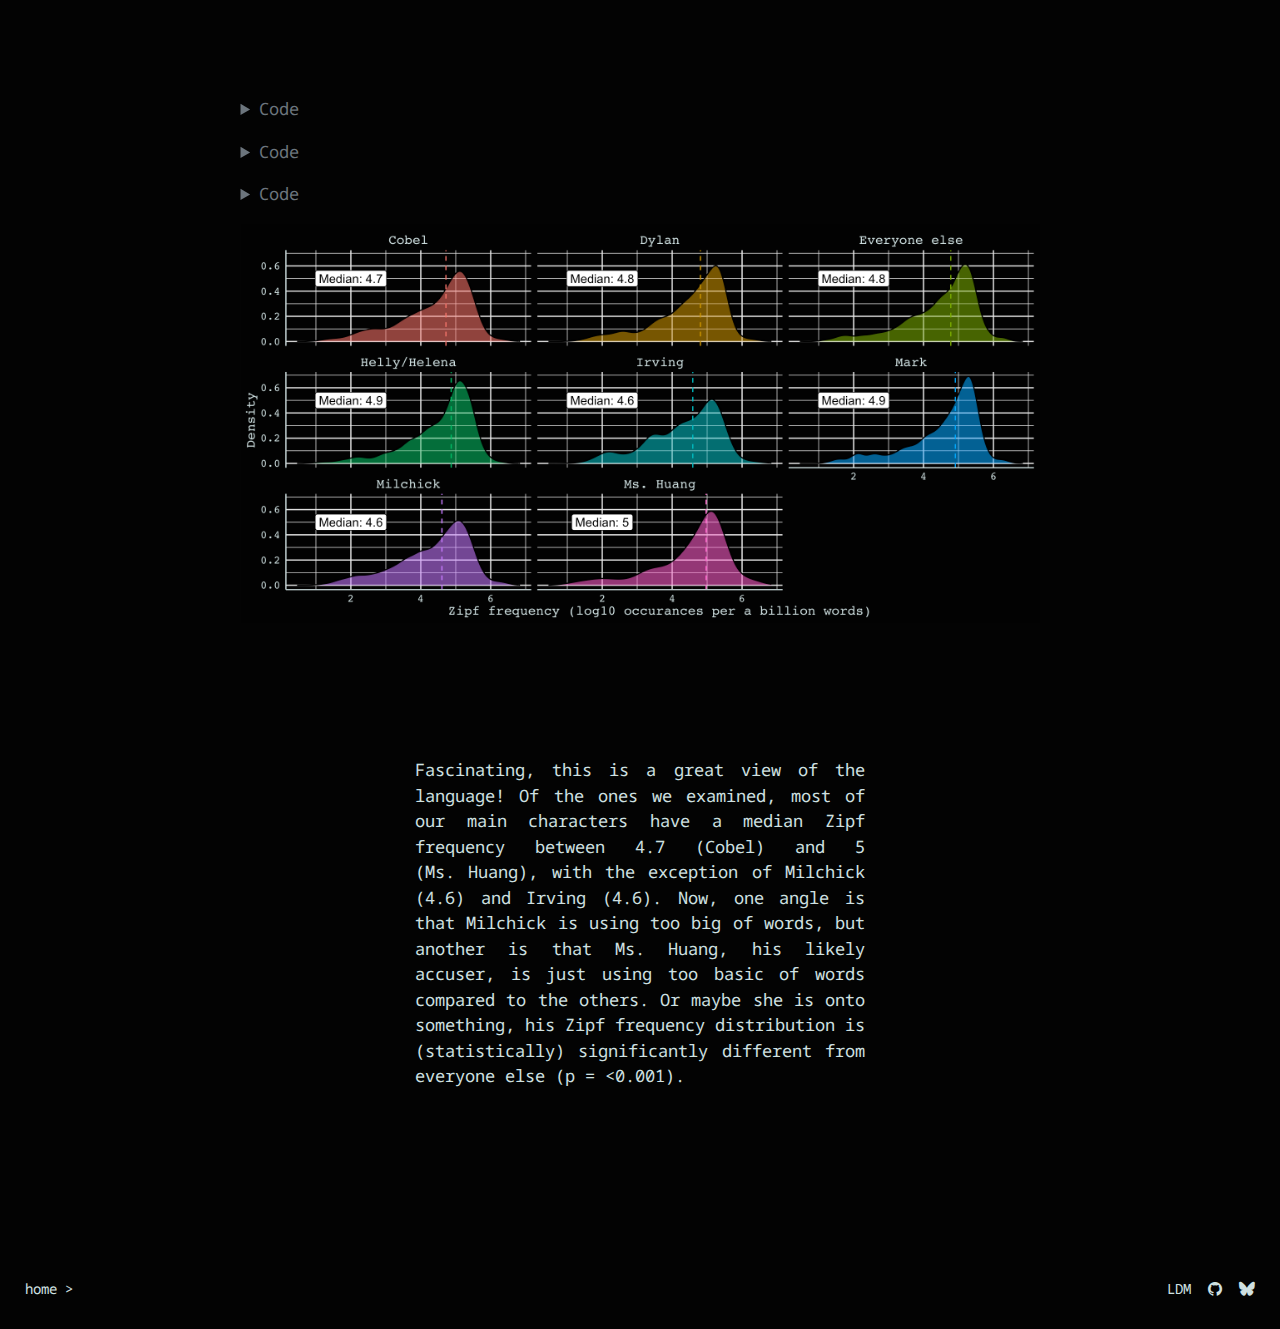
<file: analysis-uses-too-many-big-words/index.html>
<!DOCTYPE html>
<html xmlns="http://www.w3.org/1999/xhtml" lang="en" xml:lang="en"><head>

<meta charset="utf-8">
<meta name="generator" content="quarto-1.6.42">

<meta name="viewport" content="width=device-width, initial-scale=1.0, user-scalable=yes">


<title>index – MDR</title>
<style>
code{white-space: pre-wrap;}
span.smallcaps{font-variant: small-caps;}
div.columns{display: flex; gap: min(4vw, 1.5em);}
div.column{flex: auto; overflow-x: auto;}
div.hanging-indent{margin-left: 1.5em; text-indent: -1.5em;}
ul.task-list{list-style: none;}
ul.task-list li input[type="checkbox"] {
  width: 0.8em;
  margin: 0 0.8em 0.2em -1em; /* quarto-specific, see https://github.com/quarto-dev/quarto-cli/issues/4556 */ 
  vertical-align: middle;
}
/* CSS for syntax highlighting */
pre > code.sourceCode { white-space: pre; position: relative; }
pre > code.sourceCode > span { line-height: 1.25; }
pre > code.sourceCode > span:empty { height: 1.2em; }
.sourceCode { overflow: visible; }
code.sourceCode > span { color: inherit; text-decoration: inherit; }
div.sourceCode { margin: 1em 0; }
pre.sourceCode { margin: 0; }
@media screen {
div.sourceCode { overflow: auto; }
}
@media print {
pre > code.sourceCode { white-space: pre-wrap; }
pre > code.sourceCode > span { display: inline-block; text-indent: -5em; padding-left: 5em; }
}
pre.numberSource code
  { counter-reset: source-line 0; }
pre.numberSource code > span
  { position: relative; left: -4em; counter-increment: source-line; }
pre.numberSource code > span > a:first-child::before
  { content: counter(source-line);
    position: relative; left: -1em; text-align: right; vertical-align: baseline;
    border: none; display: inline-block;
    -webkit-touch-callout: none; -webkit-user-select: none;
    -khtml-user-select: none; -moz-user-select: none;
    -ms-user-select: none; user-select: none;
    padding: 0 4px; width: 4em;
  }
pre.numberSource { margin-left: 3em;  padding-left: 4px; }
div.sourceCode
  {   }
@media screen {
pre > code.sourceCode > span > a:first-child::before { text-decoration: underline; }
}
</style>


<script src="../site_libs/quarto-nav/quarto-nav.js"></script>
<script src="../site_libs/clipboard/clipboard.min.js"></script>
<script src="../site_libs/quarto-search/autocomplete.umd.js"></script>
<script src="../site_libs/quarto-search/fuse.min.js"></script>
<script src="../site_libs/quarto-search/quarto-search.js"></script>
<meta name="quarto:offset" content="../">
<script src="../site_libs/quarto-html/quarto.js"></script>
<script src="../site_libs/quarto-html/popper.min.js"></script>
<script src="../site_libs/quarto-html/tippy.umd.min.js"></script>
<link href="../site_libs/quarto-html/tippy.css" rel="stylesheet">
<link href="../site_libs/quarto-html/quarto-syntax-highlighting-dark-b53751a350365c71b6c909e95f209ed1.css" rel="stylesheet" id="quarto-text-highlighting-styles">
<script src="../site_libs/bootstrap/bootstrap.min.js"></script>
<link href="../site_libs/bootstrap/bootstrap-icons.css" rel="stylesheet">
<link href="../site_libs/bootstrap/bootstrap-087d0f28d2736a625d81cf10e22edd1d.min.css" rel="stylesheet" append-hash="true" id="quarto-bootstrap" data-mode="dark">
<link href="../site_libs/quarto-contrib/fontawesome6-1.2.0/all.min.css" rel="stylesheet">
<link href="../site_libs/quarto-contrib/fontawesome6-1.2.0/latex-fontsize.css" rel="stylesheet">
<script id="quarto-search-options" type="application/json">{
  "location": "sidebar",
  "copy-button": false,
  "collapse-after": 3,
  "panel-placement": "start",
  "type": "textbox",
  "limit": 50,
  "keyboard-shortcut": [
    "f",
    "/",
    "s"
  ],
  "show-item-context": false,
  "language": {
    "search-no-results-text": "No results",
    "search-matching-documents-text": "matching documents",
    "search-copy-link-title": "Copy link to search",
    "search-hide-matches-text": "Hide additional matches",
    "search-more-match-text": "more match in this document",
    "search-more-matches-text": "more matches in this document",
    "search-clear-button-title": "Clear",
    "search-text-placeholder": "",
    "search-detached-cancel-button-title": "Cancel",
    "search-submit-button-title": "Submit",
    "search-label": "Search"
  }
}</script>
<link href="../site_libs/htmltools-fill-0.5.8.1/fill.css" rel="stylesheet">
<script src="../site_libs/htmlwidgets-1.6.4/htmlwidgets.js"></script>
<link href="../site_libs/wordcloud2-0.0.1/wordcloud.css" rel="stylesheet">
<script src="../site_libs/wordcloud2-0.0.1/wordcloud2-all.js"></script>
<script src="../site_libs/wordcloud2-0.0.1/hover.js"></script>
<script src="../site_libs/wordcloud2-binding-0.2.2/wordcloud2.js"></script>


</head>

<body class="fullcontent">

<div id="quarto-search-results"></div>
<!-- content -->
<div id="quarto-content" class="quarto-container page-columns page-rows-contents page-layout-article">
<!-- sidebar -->
<!-- margin-sidebar -->
    
<!-- main -->
<main class="content" id="quarto-document-content"><header id="title-block-header" class="quarto-title-block"></header>
<script> document.addEventListener("DOMContentLoaded", function () {
document.querySelectorAll(".spoiler").forEach(spoiler => {
 spoiler.addEventListener("click", function () {
    this.classList.toggle("revealed");
   });
  });
  });
 </script>




<center>
<section id="uses-too-many-big-words" class="level2 text">
<h2 data-anchor-id="uses-too-many-big-words">Uses too many big words</h2>
<p>Below is a word cloud of Seth Milchick’s most frequently used words of the past [<em>few</em>] quarter[<em>s</em>] alone. [<em>Lumon</em>] recommended that Mr.&nbsp;Milchick begin simplifying his language so as to achieve clearer comprehension from his subordinates and peers.</p>
<p>Lumon claimed (as detailed above) that Milchick is using too many big words. <em>I don’t see evidence of this!</em></p>
</section>
</center>
<div class="cell" data-layout-align="center">
<details class="code-fold">
<summary>Code</summary>
<div class="sourceCode cell-code" id="cb1"><pre class="sourceCode r code-with-copy"><code class="sourceCode r"><span id="cb1-1"><a href="#cb1-1" aria-hidden="true" tabindex="-1"></a><span class="fu">library</span>(mdr)</span>
<span id="cb1-2"><a href="#cb1-2" aria-hidden="true" tabindex="-1"></a><span class="fu">library</span>(tidytext)</span>
<span id="cb1-3"><a href="#cb1-3" aria-hidden="true" tabindex="-1"></a><span class="fu">library</span>(tidyverse)</span>
<span id="cb1-4"><a href="#cb1-4" aria-hidden="true" tabindex="-1"></a><span class="fu">library</span>(wordcloud2)</span>
<span id="cb1-5"><a href="#cb1-5" aria-hidden="true" tabindex="-1"></a><span class="fu">library</span>(textclean)</span>
<span id="cb1-6"><a href="#cb1-6" aria-hidden="true" tabindex="-1"></a><span class="fu">library</span>(ggiraph)</span>
<span id="cb1-7"><a href="#cb1-7" aria-hidden="true" tabindex="-1"></a><span class="fu">library</span>(lexicon)</span>
<span id="cb1-8"><a href="#cb1-8" aria-hidden="true" tabindex="-1"></a></span>
<span id="cb1-9"><a href="#cb1-9" aria-hidden="true" tabindex="-1"></a><span class="fu">set.seed</span>(<span class="dv">266</span>)</span>
<span id="cb1-10"><a href="#cb1-10" aria-hidden="true" tabindex="-1"></a></span>
<span id="cb1-11"><a href="#cb1-11" aria-hidden="true" tabindex="-1"></a>transcripts <span class="sc">|&gt;</span> </span>
<span id="cb1-12"><a href="#cb1-12" aria-hidden="true" tabindex="-1"></a>  <span class="fu">filter</span>(<span class="fu">grepl</span>(<span class="st">"Mil"</span>, speaker)) <span class="sc">|&gt;</span></span>
<span id="cb1-13"><a href="#cb1-13" aria-hidden="true" tabindex="-1"></a>  <span class="fu">mutate</span>(</span>
<span id="cb1-14"><a href="#cb1-14" aria-hidden="true" tabindex="-1"></a>    <span class="at">dialogue =</span> <span class="fu">str_replace_all</span>(dialogue, <span class="st">"’"</span>, <span class="st">"'"</span>),</span>
<span id="cb1-15"><a href="#cb1-15" aria-hidden="true" tabindex="-1"></a>    <span class="at">dialogue =</span> <span class="fu">replace_contraction</span>(dialogue)</span>
<span id="cb1-16"><a href="#cb1-16" aria-hidden="true" tabindex="-1"></a>  ) <span class="sc">|&gt;</span></span>
<span id="cb1-17"><a href="#cb1-17" aria-hidden="true" tabindex="-1"></a>  <span class="fu">unnest_tokens</span>(word, dialogue) <span class="sc">|&gt;</span></span>
<span id="cb1-18"><a href="#cb1-18" aria-hidden="true" tabindex="-1"></a>  <span class="fu">anti_join</span>(stop_words, <span class="at">by =</span> <span class="st">"word"</span>) <span class="sc">|&gt;</span></span>
<span id="cb1-19"><a href="#cb1-19" aria-hidden="true" tabindex="-1"></a>  <span class="fu">filter</span>(<span class="sc">!</span>word <span class="sc">%in%</span> <span class="fu">c</span>(<span class="st">"ms"</span>, <span class="st">"miss"</span>, <span class="st">"b's"</span>), <span class="sc">!</span><span class="fu">str_detect</span>(word, <span class="st">"</span><span class="sc">\\</span><span class="st">d"</span>)) <span class="sc">|&gt;</span></span>
<span id="cb1-20"><a href="#cb1-20" aria-hidden="true" tabindex="-1"></a>  <span class="fu">mutate</span>(<span class="at">word =</span> <span class="fu">gsub</span>(<span class="st">"'s"</span>, <span class="st">""</span>, word)) <span class="sc">|&gt;</span></span>
<span id="cb1-21"><a href="#cb1-21" aria-hidden="true" tabindex="-1"></a>  <span class="fu">count</span>(word) <span class="sc">|&gt;</span></span>
<span id="cb1-22"><a href="#cb1-22" aria-hidden="true" tabindex="-1"></a>  <span class="fu">filter</span>(n <span class="sc">&gt;</span> <span class="dv">2</span>) <span class="sc">|&gt;</span></span>
<span id="cb1-23"><a href="#cb1-23" aria-hidden="true" tabindex="-1"></a>  <span class="fu">arrange</span>(<span class="fu">desc</span>(n)) <span class="sc">|&gt;</span></span>
<span id="cb1-24"><a href="#cb1-24" aria-hidden="true" tabindex="-1"></a>  <span class="fu">wordcloud2</span>(<span class="at">backgroundColor =</span> <span class="st">"#030303"</span>,</span>
<span id="cb1-25"><a href="#cb1-25" aria-hidden="true" tabindex="-1"></a>             <span class="at">fontFamily =</span> <span class="st">"Noto Sans Mono"</span>,</span>
<span id="cb1-26"><a href="#cb1-26" aria-hidden="true" tabindex="-1"></a>             <span class="at">size =</span> <span class="fl">0.8</span>)</span></code><button title="Copy to Clipboard" class="code-copy-button"><i class="bi"></i></button></pre></div>
</details>
<div class="cell-output-display">
<div class="wordcloud2 html-widget html-fill-item" id="htmlwidget-2756f79f2ee279509ac0" style="width:100%;height:464px;"></div>
<script type="application/json" data-for="htmlwidget-2756f79f2ee279509ac0">{"x":{"word":["dylan","mark","irving","helly","outie","time","cobel","innie","office","kier","lumon","morning","day","hey","burt","feel","huang","mdr","refiners","scout","party","severed","eagan","hope","afraid","company","experience","floor","happy","milchick","ready","remember","seat","stop","word","ahead","call","called","department","dieter","enjoy","evening","eyes","fire","happened","hate","head","hollow","life","love","meantime","night","rest","return","special","start","stay","team","told","balloons","brother","card","check","choose","doors","employ","escort","excuse","favorite","forward","fourth","gonna","hair","happen","heard","hours","management","marshmallows","mind","minute","minutes","ortbo","paintings","petey","quarter","question","read","refinement","sound","tonight","understand","waterfall","wife","woe","wonderful","wondering"],"freq":[32,32,23,21,15,15,12,12,12,11,10,10,9,9,8,8,8,8,8,8,7,7,6,6,5,5,5,5,5,5,5,5,5,5,5,4,4,4,4,4,4,4,4,4,4,4,4,4,4,4,4,4,4,4,4,4,4,4,4,3,3,3,3,3,3,3,3,3,3,3,3,3,3,3,3,3,3,3,3,3,3,3,3,3,3,3,3,3,3,3,3,3,3,3,3,3],"fontFamily":"Noto Sans Mono","fontWeight":"bold","color":"random-dark","minSize":0,"weightFactor":4.5,"backgroundColor":"#030303","gridSize":0,"minRotation":-0.7853981633974483,"maxRotation":0.7853981633974483,"shuffle":true,"rotateRatio":0.4,"shape":"circle","ellipticity":0.65,"figBase64":null,"hover":null},"evals":[],"jsHooks":[]}</script>
</div>
</div>
<center>
<div class="text">
<p>Hmm, I’m not seeing that many big words! Maybe we should remove proper names.</p>
</div>
</center>
<div class="cell" data-layout-align="center">
<details class="code-fold">
<summary>Code</summary>
<div class="sourceCode cell-code" id="cb2"><pre class="sourceCode r code-with-copy"><code class="sourceCode r"><span id="cb2-1"><a href="#cb2-1" aria-hidden="true" tabindex="-1"></a>transcripts <span class="sc">|&gt;</span> </span>
<span id="cb2-2"><a href="#cb2-2" aria-hidden="true" tabindex="-1"></a>  <span class="fu">filter</span>(<span class="fu">grepl</span>(<span class="st">"Mil"</span>, speaker)) <span class="sc">|&gt;</span></span>
<span id="cb2-3"><a href="#cb2-3" aria-hidden="true" tabindex="-1"></a>  <span class="fu">mutate</span>(</span>
<span id="cb2-4"><a href="#cb2-4" aria-hidden="true" tabindex="-1"></a>    <span class="at">dialogue =</span> <span class="fu">str_replace_all</span>(dialogue, <span class="st">"’"</span>, <span class="st">"'"</span>),</span>
<span id="cb2-5"><a href="#cb2-5" aria-hidden="true" tabindex="-1"></a>    <span class="at">dialogue =</span> <span class="fu">replace_contraction</span>(dialogue)</span>
<span id="cb2-6"><a href="#cb2-6" aria-hidden="true" tabindex="-1"></a>  ) <span class="sc">|&gt;</span></span>
<span id="cb2-7"><a href="#cb2-7" aria-hidden="true" tabindex="-1"></a>  <span class="fu">unnest_tokens</span>(word, dialogue) <span class="sc">|&gt;</span></span>
<span id="cb2-8"><a href="#cb2-8" aria-hidden="true" tabindex="-1"></a>  <span class="fu">anti_join</span>(stop_words, <span class="at">by =</span> <span class="st">"word"</span>) <span class="sc">|&gt;</span></span>
<span id="cb2-9"><a href="#cb2-9" aria-hidden="true" tabindex="-1"></a>  <span class="fu">mutate</span>(<span class="at">word =</span> <span class="fu">gsub</span>(<span class="st">"'s"</span>, <span class="st">""</span>, word)) <span class="sc">|&gt;</span></span>
<span id="cb2-10"><a href="#cb2-10" aria-hidden="true" tabindex="-1"></a>    <span class="fu">filter</span>(<span class="sc">!</span>word <span class="sc">%in%</span> <span class="fu">c</span>(<span class="st">"ms"</span>, <span class="st">"miss"</span>, <span class="st">"b"</span>, </span>
<span id="cb2-11"><a href="#cb2-11" aria-hidden="true" tabindex="-1"></a>                      <span class="st">"cobel"</span>, <span class="st">"mark"</span>, <span class="st">"dylan"</span>, <span class="st">"helly"</span>, <span class="st">"irving"</span>,</span>
<span id="cb2-12"><a href="#cb2-12" aria-hidden="true" tabindex="-1"></a>                      <span class="st">"bailiff"</span>, <span class="st">"casey"</span>, <span class="st">"dr"</span>, <span class="st">"eagan"</span>, <span class="st">"gretchen"</span>,</span>
<span id="cb2-13"><a href="#cb2-13" aria-hidden="true" tabindex="-1"></a>                      <span class="st">"harmony"</span>, <span class="st">"huang"</span>, <span class="st">"irv"</span>, <span class="st">"kier"</span>, <span class="st">"lawrence"</span>,</span>
<span id="cb2-14"><a href="#cb2-14" aria-hidden="true" tabindex="-1"></a>                      <span class="st">"milchick"</span>, <span class="st">"petey"</span>, <span class="st">"rwanda"</span>, <span class="st">"siena"</span>, <span class="st">"burt"</span>, <span class="st">"lumon"</span>, <span class="st">"scout"</span>, <span class="st">"mdr"</span>, <span class="st">"dieter"</span>, <span class="st">"seth"</span>),</span>
<span id="cb2-15"><a href="#cb2-15" aria-hidden="true" tabindex="-1"></a>         <span class="sc">!</span><span class="fu">str_detect</span>(word, <span class="st">"</span><span class="sc">\\</span><span class="st">d"</span>)) <span class="sc">|&gt;</span></span>
<span id="cb2-16"><a href="#cb2-16" aria-hidden="true" tabindex="-1"></a>  <span class="fu">count</span>(word) <span class="sc">|&gt;</span></span>
<span id="cb2-17"><a href="#cb2-17" aria-hidden="true" tabindex="-1"></a>  <span class="fu">filter</span>(n <span class="sc">&gt;</span> <span class="dv">1</span>) <span class="sc">|&gt;</span></span>
<span id="cb2-18"><a href="#cb2-18" aria-hidden="true" tabindex="-1"></a>  <span class="fu">arrange</span>(<span class="fu">desc</span>(n)) <span class="sc">|&gt;</span></span>
<span id="cb2-19"><a href="#cb2-19" aria-hidden="true" tabindex="-1"></a>  <span class="fu">wordcloud2</span>(<span class="at">backgroundColor =</span> <span class="st">"#030303"</span>,</span>
<span id="cb2-20"><a href="#cb2-20" aria-hidden="true" tabindex="-1"></a>             <span class="at">fontFamily =</span> <span class="st">"Noto Sans Mono"</span>,</span>
<span id="cb2-21"><a href="#cb2-21" aria-hidden="true" tabindex="-1"></a>             <span class="at">size =</span> <span class="fl">0.6</span>)</span></code><button title="Copy to Clipboard" class="code-copy-button"><i class="bi"></i></button></pre></div>
</details>
<div class="cell-output-display">
<div class="wordcloud2 html-widget html-fill-item" id="htmlwidget-b57d42ddb42e4e349fdd" style="width:100%;height:464px;"></div>
<script type="application/json" data-for="htmlwidget-b57d42ddb42e4e349fdd">{"x":{"word":["outie","time","innie","office","morning","day","hey","feel","refiners","party","severed","hope","afraid","company","experience","floor","happy","ready","remember","seat","stop","word","ahead","call","called","department","enjoy","evening","eyes","fire","happened","hate","head","hollow","life","love","meantime","night","rest","return","special","start","stay","team","told","balloons","brother","card","check","choose","doors","employ","escort","excuse","favorite","forward","fourth","gonna","hair","happen","heard","hours","management","marshmallows","mind","minute","minutes","ortbo","paintings","quarter","question","read","refinement","sound","tonight","understand","waterfall","wife","woe","wonderful","wondering","agreed","appendix","appreciation","begin","block","board","break","bringing","brought","building","care","chapter","choice","circle","coffee","colleagues","completely","contingency","continue","count","dance","dark","departed","deserve","desk","disclosure","dismissal","door","drink","earth","elevator","employee","excited","eye","fame","family","feelings","feels","file","final","fine","focus","foot","forest","found","founder","funeral","funny","glasgow","goddamn","goodbye","grateful","gratitude","guys","hand","helena","home","honor","hour","ill","imagine","immediately","inform","information","items","knowledge","leader","learned","learning","leave","macrodata","means","meet","melon","milkshake","months","music","natalie","occurred","one","otc","outies","overtime","path","people","period","permanent","personage","personal","pool","pretty","privacy","progress","provide","pull","pus","questions","reached","reaching","refiner","response","retirement","round","rube","safeguard","send","sets","shambolic","shortly","similar","single","sit","smuggle","source","space","spoke","stairwell","stand","statement","step","sudden","table","talk","tallest","tempers","thousand","throw","till","tough","transferred","transition","trust","truth","violated","waffle","waiting","walk","wanna","wellness","wow","wrap","yeah","yesterday"],"freq":[15,15,12,12,10,9,9,8,8,7,7,6,5,5,5,5,5,5,5,5,5,5,4,4,4,4,4,4,4,4,4,4,4,4,4,4,4,4,4,4,4,4,4,4,4,3,3,3,3,3,3,3,3,3,3,3,3,3,3,3,3,3,3,3,3,3,3,3,3,3,3,3,3,3,3,3,3,3,3,3,3,2,2,2,2,2,2,2,2,2,2,2,2,2,2,2,2,2,2,2,2,2,2,2,2,2,2,2,2,2,2,2,2,2,2,2,2,2,2,2,2,2,2,2,2,2,2,2,2,2,2,2,2,2,2,2,2,2,2,2,2,2,2,2,2,2,2,2,2,2,2,2,2,2,2,2,2,2,2,2,2,2,2,2,2,2,2,2,2,2,2,2,2,2,2,2,2,2,2,2,2,2,2,2,2,2,2,2,2,2,2,2,2,2,2,2,2,2,2,2,2,2,2,2,2,2,2,2,2,2,2,2,2,2,2,2,2,2,2,2,2,2,2,2],"fontFamily":"Noto Sans Mono","fontWeight":"bold","color":"random-dark","minSize":0,"weightFactor":7.2,"backgroundColor":"#030303","gridSize":0,"minRotation":-0.7853981633974483,"maxRotation":0.7853981633974483,"shuffle":true,"rotateRatio":0.4,"shape":"circle","ellipticity":0.65,"figBase64":null,"hover":null},"evals":[],"jsHooks":[]}</script>
</div>
</div>
<center>
<div class="text">
<p>Here’s the thing, I don’t think there are that many big words! We are of course making some assumptions here (mainly that the words we see in the on screen dialogue are representative of how he speaks off screen), but I think this is reasonable. Ok, maybe the word cloud is not the best way to see this (although we are just doing the same analysis Lumon claims to!), let’s instead compare the percentage of multisyllabic words Milchick uses compared to the rest of the characters.</p>
<section id="syllable-count" class="level2">
<h2 data-anchor-id="syllable-count">Syllable count</h2>
<p>Let’s see if Milchick is really using more syllables than everyone else.</p>
</section>
</div>
</center>
<div class="cell" data-layout-align="center">
<details class="code-fold">
<summary>Code</summary>
<div class="sourceCode cell-code" id="cb3"><pre class="sourceCode r code-with-copy"><code class="sourceCode r"><span id="cb3-1"><a href="#cb3-1" aria-hidden="true" tabindex="-1"></a>syllable_df <span class="ot">&lt;-</span> transcripts <span class="sc">|&gt;</span></span>
<span id="cb3-2"><a href="#cb3-2" aria-hidden="true" tabindex="-1"></a>  <span class="fu">mutate</span>(</span>
<span id="cb3-3"><a href="#cb3-3" aria-hidden="true" tabindex="-1"></a>    <span class="at">dialogue =</span> <span class="fu">str_replace_all</span>(dialogue, <span class="st">"’"</span>, <span class="st">"'"</span>),</span>
<span id="cb3-4"><a href="#cb3-4" aria-hidden="true" tabindex="-1"></a>    <span class="at">dialogue =</span> <span class="fu">replace_contraction</span>(dialogue),</span>
<span id="cb3-5"><a href="#cb3-5" aria-hidden="true" tabindex="-1"></a>    <span class="at">milchick =</span> <span class="fu">grepl</span>(<span class="st">"Mil"</span>, speaker)</span>
<span id="cb3-6"><a href="#cb3-6" aria-hidden="true" tabindex="-1"></a>  ) <span class="sc">|&gt;</span></span>
<span id="cb3-7"><a href="#cb3-7" aria-hidden="true" tabindex="-1"></a>  <span class="fu">unnest_tokens</span>(word, dialogue) </span>
<span id="cb3-8"><a href="#cb3-8" aria-hidden="true" tabindex="-1"></a></span>
<span id="cb3-9"><a href="#cb3-9" aria-hidden="true" tabindex="-1"></a>safe_syllable_count <span class="ot">&lt;-</span> <span class="fu">possibly</span>(</span>
<span id="cb3-10"><a href="#cb3-10" aria-hidden="true" tabindex="-1"></a>  <span class="cf">function</span>(x) qdap<span class="sc">::</span><span class="fu">syllable_count</span>(x)<span class="sc">$</span>syllables, </span>
<span id="cb3-11"><a href="#cb3-11" aria-hidden="true" tabindex="-1"></a>  <span class="at">otherwise =</span> <span class="cn">NA_real_</span></span>
<span id="cb3-12"><a href="#cb3-12" aria-hidden="true" tabindex="-1"></a>)</span>
<span id="cb3-13"><a href="#cb3-13" aria-hidden="true" tabindex="-1"></a></span>
<span id="cb3-14"><a href="#cb3-14" aria-hidden="true" tabindex="-1"></a>syllable_df<span class="sc">$</span>syllables <span class="ot">&lt;-</span> <span class="fu">map_dbl</span>(syllable_df<span class="sc">$</span>word, safe_syllable_count)</span>
<span id="cb3-15"><a href="#cb3-15" aria-hidden="true" tabindex="-1"></a></span>
<span id="cb3-16"><a href="#cb3-16" aria-hidden="true" tabindex="-1"></a>means_df <span class="ot">&lt;-</span> syllable_df <span class="sc">|&gt;</span></span>
<span id="cb3-17"><a href="#cb3-17" aria-hidden="true" tabindex="-1"></a>  <span class="fu">filter</span>(<span class="sc">!</span><span class="fu">is.na</span>(syllables), syllables <span class="sc">!=</span> <span class="dv">0</span>) <span class="sc">|&gt;</span></span>
<span id="cb3-18"><a href="#cb3-18" aria-hidden="true" tabindex="-1"></a>  <span class="fu">group_by</span>(milchick) <span class="sc">|&gt;</span></span>
<span id="cb3-19"><a href="#cb3-19" aria-hidden="true" tabindex="-1"></a>  <span class="fu">summarise</span>(<span class="at">mean_syllables =</span> <span class="fu">mean</span>(syllables),</span>
<span id="cb3-20"><a href="#cb3-20" aria-hidden="true" tabindex="-1"></a>            <span class="at">se_syllables =</span> <span class="fu">sd</span>(syllables) <span class="sc">/</span> <span class="fu">sqrt</span>(<span class="fu">n</span>()),</span>
<span id="cb3-21"><a href="#cb3-21" aria-hidden="true" tabindex="-1"></a>            <span class="at">lcl =</span> mean_syllables <span class="sc">-</span> <span class="fl">1.96</span> <span class="sc">*</span> se_syllables,</span>
<span id="cb3-22"><a href="#cb3-22" aria-hidden="true" tabindex="-1"></a>            <span class="at">ucl =</span> mean_syllables <span class="sc">+</span> <span class="fl">1.96</span> <span class="sc">*</span> se_syllables)</span>
<span id="cb3-23"><a href="#cb3-23" aria-hidden="true" tabindex="-1"></a></span>
<span id="cb3-24"><a href="#cb3-24" aria-hidden="true" tabindex="-1"></a>p <span class="ot">&lt;-</span> syllable_df <span class="sc">|&gt;</span></span>
<span id="cb3-25"><a href="#cb3-25" aria-hidden="true" tabindex="-1"></a>  <span class="fu">filter</span>(<span class="sc">!</span><span class="fu">is.na</span>(syllables), syllables <span class="sc">!=</span> <span class="dv">0</span>) <span class="sc">|&gt;</span></span>
<span id="cb3-26"><a href="#cb3-26" aria-hidden="true" tabindex="-1"></a>  <span class="fu">group_by</span>(milchick, syllables) <span class="sc">|&gt;</span></span>
<span id="cb3-27"><a href="#cb3-27" aria-hidden="true" tabindex="-1"></a>  <span class="fu">summarise</span>(<span class="at">count =</span> <span class="fu">n</span>(), <span class="at">.groups =</span> <span class="st">"drop"</span>) <span class="sc">|&gt;</span></span>
<span id="cb3-28"><a href="#cb3-28" aria-hidden="true" tabindex="-1"></a>  <span class="fu">group_by</span>(milchick) <span class="sc">|&gt;</span></span>
<span id="cb3-29"><a href="#cb3-29" aria-hidden="true" tabindex="-1"></a>  <span class="fu">mutate</span>(<span class="at">percent =</span> count<span class="sc">/</span><span class="fu">sum</span>(count) <span class="sc">*</span> <span class="dv">100</span>) <span class="sc">|&gt;</span> </span>
<span id="cb3-30"><a href="#cb3-30" aria-hidden="true" tabindex="-1"></a>  <span class="fu">ggplot</span>(<span class="fu">aes</span>(<span class="at">x =</span> syllables, <span class="at">y =</span> percent, <span class="at">fill =</span> milchick,</span>
<span id="cb3-31"><a href="#cb3-31" aria-hidden="true" tabindex="-1"></a>             <span class="at">tooltip =</span> glue<span class="sc">::</span><span class="fu">glue</span>(<span class="st">"{round(percent, 1)}% of the words spoken by {ifelse(milchick, 'Milchick','everyone else')} had {syllables} {ifelse(syllables !=1, 'syllables', 'syllable')}"</span>)))<span class="sc">+</span></span>
<span id="cb3-32"><a href="#cb3-32" aria-hidden="true" tabindex="-1"></a>  <span class="fu">geom_col_interactive</span>(<span class="at">position =</span> <span class="st">"dodge"</span>) <span class="sc">+</span></span>
<span id="cb3-33"><a href="#cb3-33" aria-hidden="true" tabindex="-1"></a>  <span class="fu">scale_fill_manual</span>(<span class="at">values =</span> <span class="fu">c</span>(<span class="st">"TRUE"</span> <span class="ot">=</span> <span class="st">"#E84646"</span>, <span class="st">"FALSE"</span> <span class="ot">=</span> <span class="st">"#3C8DAD"</span>),</span>
<span id="cb3-34"><a href="#cb3-34" aria-hidden="true" tabindex="-1"></a>                    <span class="at">name =</span> <span class="st">""</span>,</span>
<span id="cb3-35"><a href="#cb3-35" aria-hidden="true" tabindex="-1"></a>                    <span class="at">labels =</span> <span class="fu">c</span>(<span class="st">"Everyone Else"</span>, <span class="st">"Milchick"</span>)) <span class="sc">+</span></span>
<span id="cb3-36"><a href="#cb3-36" aria-hidden="true" tabindex="-1"></a>  <span class="fu">scale_color_manual</span>(<span class="at">values =</span> <span class="fu">c</span>(<span class="st">"TRUE"</span> <span class="ot">=</span> <span class="st">"red"</span>, <span class="st">"FALSE"</span> <span class="ot">=</span> <span class="st">"blue"</span>)) <span class="sc">+</span></span>
<span id="cb3-37"><a href="#cb3-37" aria-hidden="true" tabindex="-1"></a>  <span class="fu">labs</span>(</span>
<span id="cb3-38"><a href="#cb3-38" aria-hidden="true" tabindex="-1"></a>    <span class="at">x =</span> <span class="st">"Syllable Count"</span>,</span>
<span id="cb3-39"><a href="#cb3-39" aria-hidden="true" tabindex="-1"></a>    <span class="at">y =</span> <span class="st">"Percentage of Words"</span>,</span>
<span id="cb3-40"><a href="#cb3-40" aria-hidden="true" tabindex="-1"></a>  ) <span class="sc">+</span></span>
<span id="cb3-41"><a href="#cb3-41" aria-hidden="true" tabindex="-1"></a>  <span class="fu">theme_mdr</span>() <span class="sc">+</span></span>
<span id="cb3-42"><a href="#cb3-42" aria-hidden="true" tabindex="-1"></a>  <span class="fu">scale_x_continuous</span>(<span class="at">breaks =</span> <span class="fu">seq</span>(<span class="dv">0</span>, <span class="dv">6</span>, <span class="dv">1</span>),</span>
<span id="cb3-43"><a href="#cb3-43" aria-hidden="true" tabindex="-1"></a>                     <span class="at">minor_breaks =</span> <span class="fu">seq</span>(<span class="dv">0</span>, <span class="dv">6</span>, <span class="fl">0.5</span>)) <span class="sc">+</span></span>
<span id="cb3-44"><a href="#cb3-44" aria-hidden="true" tabindex="-1"></a>  <span class="fu">theme</span>(</span>
<span id="cb3-45"><a href="#cb3-45" aria-hidden="true" tabindex="-1"></a>    <span class="at">legend.position =</span> <span class="st">"bottom"</span></span>
<span id="cb3-46"><a href="#cb3-46" aria-hidden="true" tabindex="-1"></a>  )</span>
<span id="cb3-47"><a href="#cb3-47" aria-hidden="true" tabindex="-1"></a><span class="co">#girafe(ggobj = p)</span></span>
<span id="cb3-48"><a href="#cb3-48" aria-hidden="true" tabindex="-1"></a>p</span></code><button title="Copy to Clipboard" class="code-copy-button"><i class="bi"></i></button></pre></div>
</details>
<div class="cell-output-display">
<div class="quarto-figure quarto-figure-center">
<figure class="figure">
<p><img src="index_files/figure-html/unnamed-chunk-3-1.png" class="img-fluid quarto-figure quarto-figure-center figure-img" width="960"></p>
</figure>
</div>
</div>
</div>
<center>
<div class="text">
<p>Looking at the distribution above, it looks like no, in general Milchick is in line with the other speakers. Milchick uses an average of 1.35 (95% CI: 1.33 - 1.37) syllables per word, whereas everyone else is close behind with an average of 1.28 (95% CI: 1.27 - 1.29). While this difference is technically statistically significant, we do not think it is scientifically meaningful.</p>
</div>
<section id="common-words" class="level2 text">
<h2 data-anchor-id="common-words">Common words</h2>
<p>Ok, maybe by “big” Lumon meant not that the words were multisyllabic but rather uncommon. We can use Fry’s 1000 word list (Fry (1997)) to help us see if Milchick uses uncommon words more frequently than the other characters. This list claims to contain words that make up 90% of all printed text, let’s see if Milchick is using more uncommon words than his counterparts.</p>
</section>
</center>
<div class="cell" data-layout-align="center">
<details class="code-fold">
<summary>Code</summary>
<div class="sourceCode cell-code" id="cb4"><pre class="sourceCode r code-with-copy"><code class="sourceCode r"><span id="cb4-1"><a href="#cb4-1" aria-hidden="true" tabindex="-1"></a>words_df <span class="ot">&lt;-</span> transcripts <span class="sc">|&gt;</span></span>
<span id="cb4-2"><a href="#cb4-2" aria-hidden="true" tabindex="-1"></a>  <span class="fu">mutate</span>(</span>
<span id="cb4-3"><a href="#cb4-3" aria-hidden="true" tabindex="-1"></a>    <span class="at">dialogue =</span> <span class="fu">str_replace_all</span>(dialogue, <span class="st">"’"</span>, <span class="st">"'"</span>),</span>
<span id="cb4-4"><a href="#cb4-4" aria-hidden="true" tabindex="-1"></a>    <span class="at">dialogue =</span> <span class="fu">replace_contraction</span>(dialogue),</span>
<span id="cb4-5"><a href="#cb4-5" aria-hidden="true" tabindex="-1"></a>    <span class="at">milchick =</span> <span class="fu">grepl</span>(<span class="st">"Mil"</span>, speaker)</span>
<span id="cb4-6"><a href="#cb4-6" aria-hidden="true" tabindex="-1"></a>  ) <span class="sc">|&gt;</span></span>
<span id="cb4-7"><a href="#cb4-7" aria-hidden="true" tabindex="-1"></a>  <span class="fu">unnest_tokens</span>(word, dialogue) </span>
<span id="cb4-8"><a href="#cb4-8" aria-hidden="true" tabindex="-1"></a></span>
<span id="cb4-9"><a href="#cb4-9" aria-hidden="true" tabindex="-1"></a>fry_words <span class="ot">&lt;-</span> <span class="fu">tibble</span>(<span class="at">word =</span> <span class="fu">tolower</span>(sw_fry_1000)) <span class="sc">|&gt;</span></span>
<span id="cb4-10"><a href="#cb4-10" aria-hidden="true" tabindex="-1"></a>  <span class="fu">mutate</span>(<span class="at">is_common =</span> <span class="dv">1</span>) <span class="sc">|&gt;</span></span>
<span id="cb4-11"><a href="#cb4-11" aria-hidden="true" tabindex="-1"></a>  <span class="fu">distinct</span>()</span>
<span id="cb4-12"><a href="#cb4-12" aria-hidden="true" tabindex="-1"></a></span>
<span id="cb4-13"><a href="#cb4-13" aria-hidden="true" tabindex="-1"></a>words_summary <span class="ot">&lt;-</span> words_df <span class="sc">|&gt;</span></span>
<span id="cb4-14"><a href="#cb4-14" aria-hidden="true" tabindex="-1"></a>  <span class="fu">left_join</span>(fry_words, <span class="at">by =</span> <span class="st">"word"</span>) <span class="sc">|&gt;</span></span>
<span id="cb4-15"><a href="#cb4-15" aria-hidden="true" tabindex="-1"></a>  <span class="fu">mutate</span>(<span class="at">is_common =</span> <span class="fu">if_else</span>(<span class="fu">is.na</span>(is_common), <span class="dv">0</span>, <span class="dv">1</span>)) <span class="sc">|&gt;</span></span>
<span id="cb4-16"><a href="#cb4-16" aria-hidden="true" tabindex="-1"></a>  <span class="fu">group_by</span>(milchick) <span class="sc">|&gt;</span></span>
<span id="cb4-17"><a href="#cb4-17" aria-hidden="true" tabindex="-1"></a>  <span class="fu">summarize</span>(</span>
<span id="cb4-18"><a href="#cb4-18" aria-hidden="true" tabindex="-1"></a>    <span class="at">total_words =</span> <span class="fu">n</span>(),</span>
<span id="cb4-19"><a href="#cb4-19" aria-hidden="true" tabindex="-1"></a>    <span class="at">common_words =</span> <span class="fu">sum</span>(is_common),</span>
<span id="cb4-20"><a href="#cb4-20" aria-hidden="true" tabindex="-1"></a>    <span class="at">p_common =</span> common_words <span class="sc">/</span> total_words,</span>
<span id="cb4-21"><a href="#cb4-21" aria-hidden="true" tabindex="-1"></a>    <span class="at">se =</span> <span class="fu">sqrt</span>(p_common <span class="sc">*</span> (<span class="dv">1</span> <span class="sc">-</span> p_common) <span class="sc">/</span> <span class="fu">n</span>()),</span>
<span id="cb4-22"><a href="#cb4-22" aria-hidden="true" tabindex="-1"></a>    <span class="at">pct_common =</span> p_common <span class="sc">*</span> <span class="dv">100</span>,</span>
<span id="cb4-23"><a href="#cb4-23" aria-hidden="true" tabindex="-1"></a>    <span class="at">lcl =</span> (p_common <span class="sc">-</span> <span class="fl">1.96</span> <span class="sc">*</span> se) <span class="sc">*</span> <span class="dv">100</span>,</span>
<span id="cb4-24"><a href="#cb4-24" aria-hidden="true" tabindex="-1"></a>    <span class="at">ucl =</span> (p_common <span class="sc">+</span> <span class="fl">1.96</span> <span class="sc">*</span> se) <span class="sc">*</span> <span class="dv">100</span></span>
<span id="cb4-25"><a href="#cb4-25" aria-hidden="true" tabindex="-1"></a>  )</span>
<span id="cb4-26"><a href="#cb4-26" aria-hidden="true" tabindex="-1"></a></span>
<span id="cb4-27"><a href="#cb4-27" aria-hidden="true" tabindex="-1"></a><span class="fu">ggplot</span>(words_summary, </span>
<span id="cb4-28"><a href="#cb4-28" aria-hidden="true" tabindex="-1"></a>       <span class="fu">aes</span>(<span class="at">x =</span> milchick, <span class="at">y =</span> pct_common, <span class="at">fill =</span> milchick)) <span class="sc">+</span></span>
<span id="cb4-29"><a href="#cb4-29" aria-hidden="true" tabindex="-1"></a>  <span class="fu">geom_col</span>() <span class="sc">+</span></span>
<span id="cb4-30"><a href="#cb4-30" aria-hidden="true" tabindex="-1"></a>  <span class="fu">scale_fill_manual</span>(<span class="at">values =</span> <span class="fu">c</span>(<span class="st">"TRUE"</span> <span class="ot">=</span> <span class="st">"#E84646"</span>, <span class="st">"FALSE"</span> <span class="ot">=</span> <span class="st">"#3C8DAD"</span>)) <span class="sc">+</span></span>
<span id="cb4-31"><a href="#cb4-31" aria-hidden="true" tabindex="-1"></a>  <span class="fu">scale_y_continuous</span>(<span class="st">"Percentage of Common Words"</span>, <span class="at">limits =</span> <span class="fu">c</span>(<span class="dv">0</span>, <span class="dv">100</span>)) <span class="sc">+</span></span>
<span id="cb4-32"><a href="#cb4-32" aria-hidden="true" tabindex="-1"></a>  <span class="fu">scale_x_discrete</span>(<span class="st">""</span>, <span class="at">labels =</span> <span class="fu">c</span>(<span class="st">"Everyone else"</span>, <span class="st">"Milchick"</span>)) <span class="sc">+</span></span>
<span id="cb4-33"><a href="#cb4-33" aria-hidden="true" tabindex="-1"></a>  <span class="fu">theme_mdr</span>() <span class="sc">+</span> </span>
<span id="cb4-34"><a href="#cb4-34" aria-hidden="true" tabindex="-1"></a>  <span class="fu">theme</span>(<span class="at">legend.position =</span> <span class="st">"none"</span>)</span></code><button title="Copy to Clipboard" class="code-copy-button"><i class="bi"></i></button></pre></div>
</details>
<div class="cell-output-display">
<div class="quarto-figure quarto-figure-center">
<figure class="figure">
<p><img src="index_files/figure-html/unnamed-chunk-4-1.png" class="img-fluid quarto-figure quarto-figure-center figure-img" width="672"></p>
</figure>
</div>
</div>
</div>
<center>
<div class="text">
<p>Well look at that, Milchick is in line with the rest of the characters! 71.6% of Milchick’s words are “common” (95% CI: 70.3 - 72.8) compared to 72.8% for everyone else 72.3 - 73.3). Notably, these are both much lower than 90%, as (according to Fry) would be expected in written text, so maybe everyone is using weird vocabulary, but it is not at all unique to Milchick! We will be taking this up with the board.</p>
<p><em>This analysis was made possible by the <a href="https://lucymcgowan.github.io/mdr">mdr</a> R package, which used data originally compiled by <a href="https://severance.wiki/">the Severance wiki</a>. It uses data through season 2 episode 5.</em></p>
</div>
<section id="addendum" class="level2 text">
<h2 data-anchor-id="addendum">Addendum</h2>
<p>Some folks want to see which words are specific to Milchick – instead of weighting by frequency like in our top word cloud, we could instead weight by the <code>tf-idf</code> (term frequency, inverse document frequency). This basically tells us <em>which</em> words are uniquely used by Milchick. I would argue this is <em>not</em> what Lumon claimed to do as they were trying to say he was using <em>too many</em> big words (which implies frequency), but in any case this is fun!</p>
</section>
</center>
<div class="cell">
<details class="code-fold">
<summary>Code</summary>
<div class="sourceCode cell-code" id="cb5"><pre class="sourceCode r code-with-copy"><code class="sourceCode r"><span id="cb5-1"><a href="#cb5-1" aria-hidden="true" tabindex="-1"></a>tf_idf <span class="ot">&lt;-</span> words_df <span class="sc">|&gt;</span></span>
<span id="cb5-2"><a href="#cb5-2" aria-hidden="true" tabindex="-1"></a>  <span class="fu">mutate</span>(<span class="at">word =</span> <span class="fu">case_when</span>(</span>
<span id="cb5-3"><a href="#cb5-3" aria-hidden="true" tabindex="-1"></a>    word <span class="sc">==</span> <span class="st">"innie's"</span> <span class="sc">~</span> <span class="st">"innie"</span>,</span>
<span id="cb5-4"><a href="#cb5-4" aria-hidden="true" tabindex="-1"></a>    <span class="at">.default =</span> word</span>
<span id="cb5-5"><a href="#cb5-5" aria-hidden="true" tabindex="-1"></a>  )) <span class="sc">|&gt;</span></span>
<span id="cb5-6"><a href="#cb5-6" aria-hidden="true" tabindex="-1"></a>  <span class="fu">filter</span>(<span class="sc">!</span><span class="fu">str_detect</span>(word, <span class="st">"</span><span class="sc">\\</span><span class="st">d"</span>), word <span class="sc">!=</span> <span class="st">"b's"</span>) <span class="sc">|&gt;</span></span>
<span id="cb5-7"><a href="#cb5-7" aria-hidden="true" tabindex="-1"></a>  <span class="fu">anti_join</span>(stop_words, <span class="at">by =</span> <span class="st">"word"</span>) <span class="sc">|&gt;</span></span>
<span id="cb5-8"><a href="#cb5-8" aria-hidden="true" tabindex="-1"></a>  <span class="fu">count</span>(milchick, word, <span class="at">sort =</span> <span class="cn">TRUE</span>) <span class="sc">|&gt;</span></span>
<span id="cb5-9"><a href="#cb5-9" aria-hidden="true" tabindex="-1"></a>  <span class="fu">bind_tf_idf</span>(word, milchick, n) <span class="sc">|&gt;</span></span>
<span id="cb5-10"><a href="#cb5-10" aria-hidden="true" tabindex="-1"></a>  <span class="fu">filter</span>(milchick) <span class="sc">|&gt;</span></span>
<span id="cb5-11"><a href="#cb5-11" aria-hidden="true" tabindex="-1"></a>  <span class="fu">mutate</span>(<span class="at">n =</span> <span class="fu">round</span>(tf_idf <span class="sc">*</span> <span class="dv">10000</span>, <span class="dv">1</span>)) <span class="sc">|&gt;</span></span>
<span id="cb5-12"><a href="#cb5-12" aria-hidden="true" tabindex="-1"></a>  <span class="fu">select</span>(word, n) <span class="sc">|&gt;</span></span>
<span id="cb5-13"><a href="#cb5-13" aria-hidden="true" tabindex="-1"></a>  <span class="fu">arrange</span>(<span class="fu">desc</span>(n)) </span>
<span id="cb5-14"><a href="#cb5-14" aria-hidden="true" tabindex="-1"></a></span>
<span id="cb5-15"><a href="#cb5-15" aria-hidden="true" tabindex="-1"></a><span class="fu">wordcloud2</span>(tf_idf, </span>
<span id="cb5-16"><a href="#cb5-16" aria-hidden="true" tabindex="-1"></a>           <span class="at">backgroundColor =</span> <span class="st">"#030303"</span>,</span>
<span id="cb5-17"><a href="#cb5-17" aria-hidden="true" tabindex="-1"></a>           <span class="at">fontFamily =</span> <span class="st">"Noto Sans Mono"</span>,</span>
<span id="cb5-18"><a href="#cb5-18" aria-hidden="true" tabindex="-1"></a>           <span class="at">size =</span> <span class="fl">0.2</span>)</span></code><button title="Copy to Clipboard" class="code-copy-button"><i class="bi"></i></button></pre></div>
</details>
<div class="cell-output-display">
<div class="wordcloud2 html-widget html-fill-item" id="htmlwidget-fabafaaa4ca04f778403" style="width:100%;height:464px;"></div>
<script type="application/json" data-for="htmlwidget-fabafaaa4ca04f778403">{"x":{"word":["meantime","employ","fourth","marshmallows","agreed","appreciation","block","circle","continue","count","departed","disclosure","dismissal","fame","foot","glasgow","occurred","personage","pull","pus","reached","rube","safeguard","sets","shambolic","shortly","smuggle","statement","sudden","tallest","tough","transferred","transition","violated","waterfall","abdominal","absorb","accessory","accompanied","ached","achieved","action","adjusting","advantage","aggressor","agog","aiding","allowing","almonds","altercation","ama","applause","approach","approve","arrive","assault","assure","attend","authorized","awoke","awoken","bailiff","bathing","bear","beauty","bedevil","bedroll","begged","behave","believed","betterment","bewailing","bistro","biting","bleeding","bloat","brambles","brave","breath","bride","brooks","bud","build","bump","calendar","calls","cameras","canceled","capacity","cart","catered","challenges","chaos's","checks","cheers","chips","choking","cited","claims","cleared","clutter","collegial","comfort","commence","communication","compensation","complicated","compliment","compliments","compunction","concerned","concerns","conditions","confident","consequences","consort","consult","consulted","converse","copious","corrected","country","courtesy","cozies","curtailed","dealing","deaths","deduct","descend","designers","developed","differences","discarded","dissuade","distress","dizzy","dr","driven","drowned","earnest","easily","elonga","emerged","emotionally","enamel","encountered","endearment","enriches","ensure","eternal","eulogy","evoke","experiences","explode","feasible","fellow","fertile","financial","fitting","fixation","floater","forbidden","formal","forthwith","fortunately","fortunes","foyer","fresh","friendships","frigid","gargling","gather","gaunt","genre","glass","grandeur","grief","grieve","grill","grotto","grounds","gullets","handrail","handwriting","hanging","hankering","harder","hare","heal","heat","height","heinous","hills","holiest","hollow's","humbly","hymn","ideographic","incisors","independent","index","inquisitive","insisted","intake","interaction","interactions","international","investigation","jailer","kit","knowing","laid","lawrence","lead","leash","length","lies","listener","luxury","malaysia","management's","manner","maraca","mates","meadows","meaningful","meats","mention","mercy","mill","miracle","missed","moderation","moss","motivator","mournful","mutiny","nanny","national","natural","nature's","nicely","nonexistence","notified","nude","occasionally","official","orgs","orientation's","outhouse","outstanding","overseas","packing","paintball","pair","pal","paperwork","paraphrasing","partake","participation","paycheck","penalty","perchance","performed","persons","phrase","players","ply","policy","pond","popped","potential","preparations","prepped","primary","primed","processed","professional","progeny","proper","protect","protected","punishments","punitive","purged","pursue","puzzling","queries","quietly","raw","reacclimate","reach","reaction","readying","recent","recital","reflected","refreshments","regular","regularly","relations","relegated","remove","rendition","renovation","rescind","resentment","respect","restful","returning","revoke","reward","rhyming","rivaled","roil","rustling","rwanda","sacred","sadist","salt","sanctity","sap","sardines","satiate","scalp","screen","selection","sentient","settle","severely","sharp","shattered","shoulder","signage","silently","site","situated","skull","social","socket","solace","someday","sorts","spaces","spin","stations","stocked","strapping","stray","stressed","stupidity","suffered","sugar","suite","sunrise","supervisory","support","tales","tall","tastier","temper","tents","termed","terminate","terrific","theremin","thickened","thickets","thieving","thoughtfully","throuple","tickling","tightening","timer","tissue","torches","tore","torrent","tri","tucked","tumult","tuned","unauthorized","unsolicited","unwashed","unwell","urge","usual","valediction","vibe","vibration","victim","viscerally","walking","wantonness","washroom","waterfall's","watermelon","weak","weighing","whimper","whore","wife's","wire","woodland","workdays","workspace","wounded","wrath","wrathfully","yearning","dylan","mark","irving","helly","time","outie","innie","ms","office","cobel","morning","day","hey","lumon","feel","huang","kier","miss","refiners","scout","mdr","party","severed","burt","eagan","hope","afraid","company","experience","floor","happy","milchick","ready","remember","seat","stop","word","ahead","call","called","department","dieter","enjoy","evening","eyes","fire","happened","hate","head","life","love","night","rest","return","special","start","stay","team","told","balloons","card","check","choose","doors","escort","excuse","favorite","forward","gonna","hair","happen","heard","helly's","hollow","hours","kier's","mind","minute","minutes","ortbo","paintings","quarter","question","read","refinement","sound","tonight","understand","wonderful","wondering","appendix","begin","board","break","bringing","brother","brought","building","burt's","care","casey","chapter","choice","coffee","colleagues","completely","contingency","dance","dark","deserve","desk","door","drink","earth","elevator","employee","excited","eye","family","feelings","feels","file","final","fine","focus","forest","found","funeral","funny","goddamn","goodbye","grateful","gratitude","guys","hand","harmony","helena","home","honor","hour","ill","imagine","immediately","inform","information","items","knowledge","leader","learned","learning","leave","macrodata","management","means","meet","melon","milkshake","months","music","natalie","one's","outie's","outies","overtime","path","people","period","permanent","personal","petey","pool","pretty","privacy","progress","provide","questions","reaching","refiner","response","retirement","round","send","seth","similar","single","sit","source","space","spoke","stairwell","stand","step","table","talk","tempers","thousand","throw","till","trust","truth","waffle","waiting","walk","wanna","wellness","wife","woe's","wow","wrap","yeah","yesterday","accept","access","actions","affections","ago","alert","allergic","amazing","animal","announcements","answers","apologies","apologize","assume","ate","attendance","avoid","awaken","awesome","bar","based","behavior","bereavement","bet","black","blessings","blue","blueprints","bomb","branch","breakfast","briefly","brings","broke","brother's","buy","careful","cares","carol","carry","catch","caught","cave","challenge","chance","chat","cheer","chemistry","chief","chose","close","closet","cobel's","code","colloquially","coming","commandeered","conducting","conscious","contact","core","courage","cozy","cries","cruise","current","cut","days","deal","dear","death","decision","deserves","desire","destroyed","detectors","devon","dictated","died","difficult","directly","disappointed","discuss","disguise","distracting","doctor","double","dozing","drew","drown","drummond","duty","earned","effective","egg","eggs","elevators","elongated","em","emergency","employment","environment","equipped","erotic","ether","events","everything's","excellent","executive","existed","expected","failed","fair","fall","father","feeling","files","fill","fix","follow","food","footage","forbids","forever","form","founder","founder's","friend","friends","front","fruit","fucked","fun","gala","game","gemma","gentlemen","george","ghost","gift","graner","grasp","gretchen","gråkappan","guess","hale","half","hall","handbook","hands","hard","heads","hearing","helped","hip","hire","history","hold","hoped","house","idea","including","industries","innies","installed","intended","intention","interview","involved","irv","irving's","issue","jesus","job","joke","jokes","key","ladies","late","laugh","lay","learn","left","level","lift","light","line","listen","literally","locked","looked","lumon's","macrodats","makes","manage","mark's","mde","mdr's","measure","messages","microphones","milk","mine","mistake","moments","monday","mouth","moved","murder","names","nice","note","occurrence","officially","opinion","opportunity","option","otc","otc's","outburst","outdoor","paid","pain","painful","passed","passes","past","paupers","perk","perks","perpetuity","person","petey's","photo","physical","piece","planet","plans","play","pleasure","position","pre","prefer","principle","principles","print","privileges","process","productive","promise","protocol","provided","quota","rare","recall","received","refining","reform","reforms","refrain","regret","relax","remain","remind","remotely","reporting","request","requested","research","responsibility","retiring","retreat","root","run","sad","sadly","safely","safety","save","scissor","security","seek","sense","sensitive","set","severance","severing","shame","share","shit","shown","shut","siena","sister's","skin","smiles","soil","song","sounded","speech","spend","spending","spent","spirit","standard","started","status","story","straight","stuff","successfully","suddenly","supply","suppose","supposed","surface","sweet","switch","sympathize","takes","taking","talking","tamed","teasing","tech","telling","text","thankfully","thinking","thirty","threatened","thrilled","tomorrow","twin","unsevered","upstairs","valuable","video","violent","visitation","voyage","wait","wake","waking","walked","watch","water","weeks","win","woe","woke","woman","words","workers","world","worry","writing","wrong"],"freq":[17.4,13.1,13.1,13.1,8.699999999999999,8.699999999999999,8.699999999999999,8.699999999999999,8.699999999999999,8.699999999999999,8.699999999999999,8.699999999999999,8.699999999999999,8.699999999999999,8.699999999999999,8.699999999999999,8.699999999999999,8.699999999999999,8.699999999999999,8.699999999999999,8.699999999999999,8.699999999999999,8.699999999999999,8.699999999999999,8.699999999999999,8.699999999999999,8.699999999999999,8.699999999999999,8.699999999999999,8.699999999999999,8.699999999999999,8.699999999999999,8.699999999999999,8.699999999999999,8.699999999999999,4.4,4.4,4.4,4.4,4.4,4.4,4.4,4.4,4.4,4.4,4.4,4.4,4.4,4.4,4.4,4.4,4.4,4.4,4.4,4.4,4.4,4.4,4.4,4.4,4.4,4.4,4.4,4.4,4.4,4.4,4.4,4.4,4.4,4.4,4.4,4.4,4.4,4.4,4.4,4.4,4.4,4.4,4.4,4.4,4.4,4.4,4.4,4.4,4.4,4.4,4.4,4.4,4.4,4.4,4.4,4.4,4.4,4.4,4.4,4.4,4.4,4.4,4.4,4.4,4.4,4.4,4.4,4.4,4.4,4.4,4.4,4.4,4.4,4.4,4.4,4.4,4.4,4.4,4.4,4.4,4.4,4.4,4.4,4.4,4.4,4.4,4.4,4.4,4.4,4.4,4.4,4.4,4.4,4.4,4.4,4.4,4.4,4.4,4.4,4.4,4.4,4.4,4.4,4.4,4.4,4.4,4.4,4.4,4.4,4.4,4.4,4.4,4.4,4.4,4.4,4.4,4.4,4.4,4.4,4.4,4.4,4.4,4.4,4.4,4.4,4.4,4.4,4.4,4.4,4.4,4.4,4.4,4.4,4.4,4.4,4.4,4.4,4.4,4.4,4.4,4.4,4.4,4.4,4.4,4.4,4.4,4.4,4.4,4.4,4.4,4.4,4.4,4.4,4.4,4.4,4.4,4.4,4.4,4.4,4.4,4.4,4.4,4.4,4.4,4.4,4.4,4.4,4.4,4.4,4.4,4.4,4.4,4.4,4.4,4.4,4.4,4.4,4.4,4.4,4.4,4.4,4.4,4.4,4.4,4.4,4.4,4.4,4.4,4.4,4.4,4.4,4.4,4.4,4.4,4.4,4.4,4.4,4.4,4.4,4.4,4.4,4.4,4.4,4.4,4.4,4.4,4.4,4.4,4.4,4.4,4.4,4.4,4.4,4.4,4.4,4.4,4.4,4.4,4.4,4.4,4.4,4.4,4.4,4.4,4.4,4.4,4.4,4.4,4.4,4.4,4.4,4.4,4.4,4.4,4.4,4.4,4.4,4.4,4.4,4.4,4.4,4.4,4.4,4.4,4.4,4.4,4.4,4.4,4.4,4.4,4.4,4.4,4.4,4.4,4.4,4.4,4.4,4.4,4.4,4.4,4.4,4.4,4.4,4.4,4.4,4.4,4.4,4.4,4.4,4.4,4.4,4.4,4.4,4.4,4.4,4.4,4.4,4.4,4.4,4.4,4.4,4.4,4.4,4.4,4.4,4.4,4.4,4.4,4.4,4.4,4.4,4.4,4.4,4.4,4.4,4.4,4.4,4.4,4.4,4.4,4.4,4.4,4.4,4.4,4.4,4.4,4.4,4.4,4.4,4.4,4.4,4.4,4.4,4.4,4.4,4.4,4.4,4.4,4.4,4.4,4.4,4.4,4.4,4.4,4.4,4.4,4.4,4.4,4.4,4.4,4.4,4.4,4.4,4.4,4.4,4.4,4.4,4.4,4.4,4.4,4.4,4.4,4.4,4.4,4.4,4.4,4.4,4.4,4.4,4.4,4.4,4.4,4.4,4.4,4.4,4.4,4.4,4.4,4.4,4.4,4.4,4.4,4.4,4.4,4.4,4.4,4.4,4.4,4.4,4.4,4.4,4.4,4.4,4.4,4.4,4.4,0,0,0,0,0,0,0,0,0,0,0,0,0,0,0,0,0,0,0,0,0,0,0,0,0,0,0,0,0,0,0,0,0,0,0,0,0,0,0,0,0,0,0,0,0,0,0,0,0,0,0,0,0,0,0,0,0,0,0,0,0,0,0,0,0,0,0,0,0,0,0,0,0,0,0,0,0,0,0,0,0,0,0,0,0,0,0,0,0,0,0,0,0,0,0,0,0,0,0,0,0,0,0,0,0,0,0,0,0,0,0,0,0,0,0,0,0,0,0,0,0,0,0,0,0,0,0,0,0,0,0,0,0,0,0,0,0,0,0,0,0,0,0,0,0,0,0,0,0,0,0,0,0,0,0,0,0,0,0,0,0,0,0,0,0,0,0,0,0,0,0,0,0,0,0,0,0,0,0,0,0,0,0,0,0,0,0,0,0,0,0,0,0,0,0,0,0,0,0,0,0,0,0,0,0,0,0,0,0,0,0,0,0,0,0,0,0,0,0,0,0,0,0,0,0,0,0,0,0,0,0,0,0,0,0,0,0,0,0,0,0,0,0,0,0,0,0,0,0,0,0,0,0,0,0,0,0,0,0,0,0,0,0,0,0,0,0,0,0,0,0,0,0,0,0,0,0,0,0,0,0,0,0,0,0,0,0,0,0,0,0,0,0,0,0,0,0,0,0,0,0,0,0,0,0,0,0,0,0,0,0,0,0,0,0,0,0,0,0,0,0,0,0,0,0,0,0,0,0,0,0,0,0,0,0,0,0,0,0,0,0,0,0,0,0,0,0,0,0,0,0,0,0,0,0,0,0,0,0,0,0,0,0,0,0,0,0,0,0,0,0,0,0,0,0,0,0,0,0,0,0,0,0,0,0,0,0,0,0,0,0,0,0,0,0,0,0,0,0,0,0,0,0,0,0,0,0,0,0,0,0,0,0,0,0,0,0,0,0,0,0,0,0,0,0,0,0,0,0,0,0,0,0,0,0,0,0,0,0,0,0,0,0,0,0,0,0,0,0,0,0,0,0,0,0,0,0,0,0,0,0,0,0,0,0,0,0,0,0,0,0,0,0,0,0,0,0,0,0,0,0,0,0,0,0,0,0,0,0,0,0,0,0,0,0,0,0,0,0,0,0,0,0,0,0,0,0,0,0,0,0,0,0,0,0,0,0,0,0,0,0,0,0,0,0,0,0,0,0,0,0,0,0,0,0,0,0,0,0,0,0,0,0,0,0,0,0,0,0,0,0,0,0,0,0,0,0,0,0,0,0,0,0,0,0,0,0,0,0],"fontFamily":"Noto Sans Mono","fontWeight":"bold","color":"random-dark","minSize":0,"weightFactor":2.068965517241379,"backgroundColor":"#030303","gridSize":0,"minRotation":-0.7853981633974483,"maxRotation":0.7853981633974483,"shuffle":true,"rotateRatio":0.4,"shape":"circle","ellipticity":0.65,"figBase64":null,"hover":null},"evals":[],"jsHooks":[]}</script>
</div>
</div>
<center>
<section id="zipf-frequency" class="level2 text">
<h2 data-anchor-id="zipf-frequency">Zipf Frequency</h2>
<p>Our refiner of the quarter, <a href="https://github.com/LeopoldTal">Leopold</a>, pointed out that we could use the <code>Zipf frequency</code> of the words to get a more granular look at whether Milchick is using common language (compared to our Fry approach which just dichotomized as common/not common). As the title of my main blog, <a href="https://livefreeordichotomize.com">livefreeordichotomize</a>, would suggest, I am ALWAYS here to avoid dichotomizing. The <code>Zipf frequency</code> is the log (base 10) of the number of times a word appears per billion words (i.e., a word with <code>Zipf frequency</code> of 3 appears once per million words). Ok, let’s try that! We’ve calculated this for our main guy, Milchick, along with some other characters to compare him to and plotted the density. The dashed lines represent the medians.</p>
</section>
</center>
<div class="cell">
<details class="code-fold">
<summary>Code</summary>
<div class="sourceCode cell-code" id="cb6"><pre class="sourceCode r code-with-copy"><code class="sourceCode r"><span id="cb6-1"><a href="#cb6-1" aria-hidden="true" tabindex="-1"></a><span class="fu">library</span>(reticulate)</span>
<span id="cb6-2"><a href="#cb6-2" aria-hidden="true" tabindex="-1"></a>words_df <span class="ot">&lt;-</span> transcripts <span class="sc">|&gt;</span> </span>
<span id="cb6-3"><a href="#cb6-3" aria-hidden="true" tabindex="-1"></a>  <span class="fu">mutate</span>(</span>
<span id="cb6-4"><a href="#cb6-4" aria-hidden="true" tabindex="-1"></a>    <span class="at">dialogue =</span> <span class="fu">str_replace_all</span>(dialogue, <span class="st">"’"</span>, <span class="st">"'"</span>),</span>
<span id="cb6-5"><a href="#cb6-5" aria-hidden="true" tabindex="-1"></a>    <span class="at">dialogue =</span> <span class="fu">replace_contraction</span>(dialogue),</span>
<span id="cb6-6"><a href="#cb6-6" aria-hidden="true" tabindex="-1"></a>    <span class="at">character =</span> <span class="fu">case_when</span>(</span>
<span id="cb6-7"><a href="#cb6-7" aria-hidden="true" tabindex="-1"></a>      <span class="fu">grepl</span>(<span class="st">"Mil"</span>, speaker) <span class="sc">~</span> <span class="st">"Milchick"</span>,</span>
<span id="cb6-8"><a href="#cb6-8" aria-hidden="true" tabindex="-1"></a>      <span class="fu">grepl</span>(<span class="st">"Cob"</span>, speaker) <span class="sc">~</span> <span class="st">"Cobel"</span>,</span>
<span id="cb6-9"><a href="#cb6-9" aria-hidden="true" tabindex="-1"></a>      <span class="fu">grepl</span>(<span class="st">"Mark"</span>, speaker) <span class="sc">~</span> <span class="st">"Mark"</span>,</span>
<span id="cb6-10"><a href="#cb6-10" aria-hidden="true" tabindex="-1"></a>      <span class="fu">grepl</span>(<span class="st">"Hel"</span>, speaker) <span class="sc">~</span> <span class="st">"Helly/Helena"</span>,</span>
<span id="cb6-11"><a href="#cb6-11" aria-hidden="true" tabindex="-1"></a>      <span class="fu">grepl</span>(<span class="st">"Irv"</span>, speaker) <span class="sc">~</span> <span class="st">"Irving"</span>,</span>
<span id="cb6-12"><a href="#cb6-12" aria-hidden="true" tabindex="-1"></a>      <span class="fu">grepl</span>(<span class="st">"Huang"</span>, speaker) <span class="sc">~</span> <span class="st">"Ms. Huang"</span>,</span>
<span id="cb6-13"><a href="#cb6-13" aria-hidden="true" tabindex="-1"></a>      <span class="fu">grepl</span>(<span class="st">"Dylan"</span>, speaker) <span class="sc">~</span> <span class="st">"Dylan"</span>,</span>
<span id="cb6-14"><a href="#cb6-14" aria-hidden="true" tabindex="-1"></a>      <span class="at">.default =</span> <span class="st">"Everyone else"</span></span>
<span id="cb6-15"><a href="#cb6-15" aria-hidden="true" tabindex="-1"></a>    )</span>
<span id="cb6-16"><a href="#cb6-16" aria-hidden="true" tabindex="-1"></a>  ) <span class="sc">|&gt;</span></span>
<span id="cb6-17"><a href="#cb6-17" aria-hidden="true" tabindex="-1"></a>  <span class="fu">unnest_tokens</span>(word, dialogue) <span class="sc">|&gt;</span></span>
<span id="cb6-18"><a href="#cb6-18" aria-hidden="true" tabindex="-1"></a>  <span class="fu">anti_join</span>(stop_words, <span class="at">by =</span> <span class="st">"word"</span>) <span class="sc">|&gt;</span></span>
<span id="cb6-19"><a href="#cb6-19" aria-hidden="true" tabindex="-1"></a>  <span class="fu">mutate</span>(<span class="at">word =</span> <span class="fu">gsub</span>(<span class="st">"'s"</span>, <span class="st">""</span>, word))</span></code><button title="Copy to Clipboard" class="code-copy-button"><i class="bi"></i></button></pre></div>
</details>
</div>
<div class="cell">
<details class="code-fold">
<summary>Code</summary>
<div class="sourceCode cell-code" id="cb7"><pre class="sourceCode python code-with-copy"><code class="sourceCode python"><span id="cb7-1"><a href="#cb7-1" aria-hidden="true" tabindex="-1"></a><span class="im">from</span> wordfreq <span class="im">import</span> zipf_frequency</span>
<span id="cb7-2"><a href="#cb7-2" aria-hidden="true" tabindex="-1"></a></span>
<span id="cb7-3"><a href="#cb7-3" aria-hidden="true" tabindex="-1"></a>df <span class="op">=</span> r.words_df</span>
<span id="cb7-4"><a href="#cb7-4" aria-hidden="true" tabindex="-1"></a>zipf <span class="op">=</span> df[<span class="st">'word'</span>].<span class="bu">apply</span>(<span class="kw">lambda</span> word: zipf_frequency(word, <span class="st">'en'</span>))</span>
<span id="cb7-5"><a href="#cb7-5" aria-hidden="true" tabindex="-1"></a>r.zipf <span class="op">=</span> zipf.tolist()</span></code><button title="Copy to Clipboard" class="code-copy-button"><i class="bi"></i></button></pre></div>
</details>
</div>
<div class="cell" data-layout-align="center">
<details class="code-fold">
<summary>Code</summary>
<div class="sourceCode cell-code" id="cb8"><pre class="sourceCode r code-with-copy"><code class="sourceCode r"><span id="cb8-1"><a href="#cb8-1" aria-hidden="true" tabindex="-1"></a>words_df<span class="sc">$</span>zipf <span class="ot">&lt;-</span> <span class="fu">as.numeric</span>(zipf)</span>
<span id="cb8-2"><a href="#cb8-2" aria-hidden="true" tabindex="-1"></a></span>
<span id="cb8-3"><a href="#cb8-3" aria-hidden="true" tabindex="-1"></a>words_df <span class="ot">&lt;-</span> words_df <span class="sc">|&gt;</span></span>
<span id="cb8-4"><a href="#cb8-4" aria-hidden="true" tabindex="-1"></a>  <span class="fu">filter</span>(zipf <span class="sc">&gt;</span> <span class="dv">0</span>)</span>
<span id="cb8-5"><a href="#cb8-5" aria-hidden="true" tabindex="-1"></a></span>
<span id="cb8-6"><a href="#cb8-6" aria-hidden="true" tabindex="-1"></a>zipf_medians <span class="ot">&lt;-</span> words_df <span class="sc">|&gt;</span></span>
<span id="cb8-7"><a href="#cb8-7" aria-hidden="true" tabindex="-1"></a>  <span class="fu">group_by</span>(character) <span class="sc">|&gt;</span></span>
<span id="cb8-8"><a href="#cb8-8" aria-hidden="true" tabindex="-1"></a>  <span class="fu">summarize</span>(<span class="at">median_zipf =</span> <span class="fu">median</span>(zipf))</span>
<span id="cb8-9"><a href="#cb8-9" aria-hidden="true" tabindex="-1"></a></span>
<span id="cb8-10"><a href="#cb8-10" aria-hidden="true" tabindex="-1"></a><span class="fu">ggplot</span>(words_df, <span class="fu">aes</span>(<span class="at">x =</span> zipf, <span class="at">fill =</span> character)) <span class="sc">+</span></span>
<span id="cb8-11"><a href="#cb8-11" aria-hidden="true" tabindex="-1"></a>  <span class="fu">geom_density</span>(<span class="at">alpha =</span> <span class="fl">0.5</span>) <span class="sc">+</span></span>
<span id="cb8-12"><a href="#cb8-12" aria-hidden="true" tabindex="-1"></a>  <span class="fu">geom_vline</span>(<span class="at">data =</span> zipf_medians, </span>
<span id="cb8-13"><a href="#cb8-13" aria-hidden="true" tabindex="-1"></a>             <span class="fu">aes</span>(<span class="at">xintercept =</span> median_zipf,</span>
<span id="cb8-14"><a href="#cb8-14" aria-hidden="true" tabindex="-1"></a>                 <span class="at">color =</span> character), </span>
<span id="cb8-15"><a href="#cb8-15" aria-hidden="true" tabindex="-1"></a>             <span class="at">linetype =</span> <span class="st">"dashed"</span>) <span class="sc">+</span></span>
<span id="cb8-16"><a href="#cb8-16" aria-hidden="true" tabindex="-1"></a>  <span class="fu">geom_label</span>(<span class="at">data =</span> zipf_medians, <span class="fu">aes</span>(<span class="at">label =</span> glue<span class="sc">::</span><span class="fu">glue</span>(<span class="st">"Median: {round(median_zipf,1)}"</span>),</span>
<span id="cb8-17"><a href="#cb8-17" aria-hidden="true" tabindex="-1"></a>                                      <span class="at">x =</span> <span class="dv">2</span>, <span class="at">y =</span> <span class="fl">0.5</span>),</span>
<span id="cb8-18"><a href="#cb8-18" aria-hidden="true" tabindex="-1"></a>             <span class="at">inherit.aes =</span> <span class="cn">FALSE</span>) <span class="sc">+</span></span>
<span id="cb8-19"><a href="#cb8-19" aria-hidden="true" tabindex="-1"></a>  <span class="fu">facet_wrap</span>(<span class="sc">~</span>character) <span class="sc">+</span></span>
<span id="cb8-20"><a href="#cb8-20" aria-hidden="true" tabindex="-1"></a>  <span class="fu">labs</span>(</span>
<span id="cb8-21"><a href="#cb8-21" aria-hidden="true" tabindex="-1"></a>    <span class="at">x =</span> <span class="st">"Zipf frequency (log10 occurances per a billion words)"</span>,</span>
<span id="cb8-22"><a href="#cb8-22" aria-hidden="true" tabindex="-1"></a>    <span class="at">y =</span> <span class="st">"Density"</span></span>
<span id="cb8-23"><a href="#cb8-23" aria-hidden="true" tabindex="-1"></a>  ) <span class="sc">+</span></span>
<span id="cb8-24"><a href="#cb8-24" aria-hidden="true" tabindex="-1"></a>  <span class="fu">theme_mdr</span>() <span class="sc">+</span> </span>
<span id="cb8-25"><a href="#cb8-25" aria-hidden="true" tabindex="-1"></a>  <span class="fu">theme</span>(<span class="at">legend.position =</span> <span class="st">"none"</span>)</span></code><button title="Copy to Clipboard" class="code-copy-button"><i class="bi"></i></button></pre></div>
</details>
<div class="cell-output-display">
<div class="quarto-figure quarto-figure-center">
<figure class="figure">
<p><img src="index_files/figure-html/unnamed-chunk-8-1.png" class="img-fluid quarto-figure quarto-figure-center figure-img" width="960"></p>
</figure>
</div>
</div>
</div>
<center>
<div class="text">
<p>Fascinating, this is a great view of the language! Of the ones we examined, most of our main characters have a median Zipf frequency between 4.7 (Cobel) and 5 (Ms.&nbsp;Huang), with the exception of Milchick (4.6) and Irving (4.6). Now, one angle is that Milchick is using too big of words, but another is that Ms.&nbsp;Huang, his likely accuser, is just using too basic of words compared to the others. Or maybe she is onto something, his Zipf frequency distribution is (statistically) significantly different from everyone else (p = &lt;0.001).</p>
</div>
</center>



</main> <!-- /main -->
<script id="quarto-html-after-body" type="application/javascript">
window.document.addEventListener("DOMContentLoaded", function (event) {
  const toggleBodyColorMode = (bsSheetEl) => {
    const mode = bsSheetEl.getAttribute("data-mode");
    const bodyEl = window.document.querySelector("body");
    if (mode === "dark") {
      bodyEl.classList.add("quarto-dark");
      bodyEl.classList.remove("quarto-light");
    } else {
      bodyEl.classList.add("quarto-light");
      bodyEl.classList.remove("quarto-dark");
    }
  }
  const toggleBodyColorPrimary = () => {
    const bsSheetEl = window.document.querySelector("link#quarto-bootstrap");
    if (bsSheetEl) {
      toggleBodyColorMode(bsSheetEl);
    }
  }
  toggleBodyColorPrimary();  
  const isCodeAnnotation = (el) => {
    for (const clz of el.classList) {
      if (clz.startsWith('code-annotation-')) {                     
        return true;
      }
    }
    return false;
  }
  const onCopySuccess = function(e) {
    // button target
    const button = e.trigger;
    // don't keep focus
    button.blur();
    // flash "checked"
    button.classList.add('code-copy-button-checked');
    var currentTitle = button.getAttribute("title");
    button.setAttribute("title", "Copied!");
    let tooltip;
    if (window.bootstrap) {
      button.setAttribute("data-bs-toggle", "tooltip");
      button.setAttribute("data-bs-placement", "left");
      button.setAttribute("data-bs-title", "Copied!");
      tooltip = new bootstrap.Tooltip(button, 
        { trigger: "manual", 
          customClass: "code-copy-button-tooltip",
          offset: [0, -8]});
      tooltip.show();    
    }
    setTimeout(function() {
      if (tooltip) {
        tooltip.hide();
        button.removeAttribute("data-bs-title");
        button.removeAttribute("data-bs-toggle");
        button.removeAttribute("data-bs-placement");
      }
      button.setAttribute("title", currentTitle);
      button.classList.remove('code-copy-button-checked');
    }, 1000);
    // clear code selection
    e.clearSelection();
  }
  const getTextToCopy = function(trigger) {
      const codeEl = trigger.previousElementSibling.cloneNode(true);
      for (const childEl of codeEl.children) {
        if (isCodeAnnotation(childEl)) {
          childEl.remove();
        }
      }
      return codeEl.innerText;
  }
  const clipboard = new window.ClipboardJS('.code-copy-button:not([data-in-quarto-modal])', {
    text: getTextToCopy
  });
  clipboard.on('success', onCopySuccess);
  if (window.document.getElementById('quarto-embedded-source-code-modal')) {
    const clipboardModal = new window.ClipboardJS('.code-copy-button[data-in-quarto-modal]', {
      text: getTextToCopy,
      container: window.document.getElementById('quarto-embedded-source-code-modal')
    });
    clipboardModal.on('success', onCopySuccess);
  }
    var localhostRegex = new RegExp(/^(?:http|https):\/\/localhost\:?[0-9]*\//);
    var mailtoRegex = new RegExp(/^mailto:/);
      var filterRegex = new RegExp("https:\/\/mdr\.lucymcgowan\.com");
    var isInternal = (href) => {
        return filterRegex.test(href) || localhostRegex.test(href) || mailtoRegex.test(href);
    }
    // Inspect non-navigation links and adorn them if external
 	var links = window.document.querySelectorAll('a[href]:not(.nav-link):not(.navbar-brand):not(.toc-action):not(.sidebar-link):not(.sidebar-item-toggle):not(.pagination-link):not(.no-external):not([aria-hidden]):not(.dropdown-item):not(.quarto-navigation-tool):not(.about-link)');
    for (var i=0; i<links.length; i++) {
      const link = links[i];
      if (!isInternal(link.href)) {
        // undo the damage that might have been done by quarto-nav.js in the case of
        // links that we want to consider external
        if (link.dataset.originalHref !== undefined) {
          link.href = link.dataset.originalHref;
        }
      }
    }
  function tippyHover(el, contentFn, onTriggerFn, onUntriggerFn) {
    const config = {
      allowHTML: true,
      maxWidth: 500,
      delay: 100,
      arrow: false,
      appendTo: function(el) {
          return el.parentElement;
      },
      interactive: true,
      interactiveBorder: 10,
      theme: 'quarto',
      placement: 'bottom-start',
    };
    if (contentFn) {
      config.content = contentFn;
    }
    if (onTriggerFn) {
      config.onTrigger = onTriggerFn;
    }
    if (onUntriggerFn) {
      config.onUntrigger = onUntriggerFn;
    }
    window.tippy(el, config); 
  }
  const noterefs = window.document.querySelectorAll('a[role="doc-noteref"]');
  for (var i=0; i<noterefs.length; i++) {
    const ref = noterefs[i];
    tippyHover(ref, function() {
      // use id or data attribute instead here
      let href = ref.getAttribute('data-footnote-href') || ref.getAttribute('href');
      try { href = new URL(href).hash; } catch {}
      const id = href.replace(/^#\/?/, "");
      const note = window.document.getElementById(id);
      if (note) {
        return note.innerHTML;
      } else {
        return "";
      }
    });
  }
  const xrefs = window.document.querySelectorAll('a.quarto-xref');
  const processXRef = (id, note) => {
    // Strip column container classes
    const stripColumnClz = (el) => {
      el.classList.remove("page-full", "page-columns");
      if (el.children) {
        for (const child of el.children) {
          stripColumnClz(child);
        }
      }
    }
    stripColumnClz(note)
    if (id === null || id.startsWith('sec-')) {
      // Special case sections, only their first couple elements
      const container = document.createElement("div");
      if (note.children && note.children.length > 2) {
        container.appendChild(note.children[0].cloneNode(true));
        for (let i = 1; i < note.children.length; i++) {
          const child = note.children[i];
          if (child.tagName === "P" && child.innerText === "") {
            continue;
          } else {
            container.appendChild(child.cloneNode(true));
            break;
          }
        }
        if (window.Quarto?.typesetMath) {
          window.Quarto.typesetMath(container);
        }
        return container.innerHTML
      } else {
        if (window.Quarto?.typesetMath) {
          window.Quarto.typesetMath(note);
        }
        return note.innerHTML;
      }
    } else {
      // Remove any anchor links if they are present
      const anchorLink = note.querySelector('a.anchorjs-link');
      if (anchorLink) {
        anchorLink.remove();
      }
      if (window.Quarto?.typesetMath) {
        window.Quarto.typesetMath(note);
      }
      if (note.classList.contains("callout")) {
        return note.outerHTML;
      } else {
        return note.innerHTML;
      }
    }
  }
  for (var i=0; i<xrefs.length; i++) {
    const xref = xrefs[i];
    tippyHover(xref, undefined, function(instance) {
      instance.disable();
      let url = xref.getAttribute('href');
      let hash = undefined; 
      if (url.startsWith('#')) {
        hash = url;
      } else {
        try { hash = new URL(url).hash; } catch {}
      }
      if (hash) {
        const id = hash.replace(/^#\/?/, "");
        const note = window.document.getElementById(id);
        if (note !== null) {
          try {
            const html = processXRef(id, note.cloneNode(true));
            instance.setContent(html);
          } finally {
            instance.enable();
            instance.show();
          }
        } else {
          // See if we can fetch this
          fetch(url.split('#')[0])
          .then(res => res.text())
          .then(html => {
            const parser = new DOMParser();
            const htmlDoc = parser.parseFromString(html, "text/html");
            const note = htmlDoc.getElementById(id);
            if (note !== null) {
              const html = processXRef(id, note);
              instance.setContent(html);
            } 
          }).finally(() => {
            instance.enable();
            instance.show();
          });
        }
      } else {
        // See if we can fetch a full url (with no hash to target)
        // This is a special case and we should probably do some content thinning / targeting
        fetch(url)
        .then(res => res.text())
        .then(html => {
          const parser = new DOMParser();
          const htmlDoc = parser.parseFromString(html, "text/html");
          const note = htmlDoc.querySelector('main.content');
          if (note !== null) {
            // This should only happen for chapter cross references
            // (since there is no id in the URL)
            // remove the first header
            if (note.children.length > 0 && note.children[0].tagName === "HEADER") {
              note.children[0].remove();
            }
            const html = processXRef(null, note);
            instance.setContent(html);
          } 
        }).finally(() => {
          instance.enable();
          instance.show();
        });
      }
    }, function(instance) {
    });
  }
      let selectedAnnoteEl;
      const selectorForAnnotation = ( cell, annotation) => {
        let cellAttr = 'data-code-cell="' + cell + '"';
        let lineAttr = 'data-code-annotation="' +  annotation + '"';
        const selector = 'span[' + cellAttr + '][' + lineAttr + ']';
        return selector;
      }
      const selectCodeLines = (annoteEl) => {
        const doc = window.document;
        const targetCell = annoteEl.getAttribute("data-target-cell");
        const targetAnnotation = annoteEl.getAttribute("data-target-annotation");
        const annoteSpan = window.document.querySelector(selectorForAnnotation(targetCell, targetAnnotation));
        const lines = annoteSpan.getAttribute("data-code-lines").split(",");
        const lineIds = lines.map((line) => {
          return targetCell + "-" + line;
        })
        let top = null;
        let height = null;
        let parent = null;
        if (lineIds.length > 0) {
            //compute the position of the single el (top and bottom and make a div)
            const el = window.document.getElementById(lineIds[0]);
            top = el.offsetTop;
            height = el.offsetHeight;
            parent = el.parentElement.parentElement;
          if (lineIds.length > 1) {
            const lastEl = window.document.getElementById(lineIds[lineIds.length - 1]);
            const bottom = lastEl.offsetTop + lastEl.offsetHeight;
            height = bottom - top;
          }
          if (top !== null && height !== null && parent !== null) {
            // cook up a div (if necessary) and position it 
            let div = window.document.getElementById("code-annotation-line-highlight");
            if (div === null) {
              div = window.document.createElement("div");
              div.setAttribute("id", "code-annotation-line-highlight");
              div.style.position = 'absolute';
              parent.appendChild(div);
            }
            div.style.top = top - 2 + "px";
            div.style.height = height + 4 + "px";
            div.style.left = 0;
            let gutterDiv = window.document.getElementById("code-annotation-line-highlight-gutter");
            if (gutterDiv === null) {
              gutterDiv = window.document.createElement("div");
              gutterDiv.setAttribute("id", "code-annotation-line-highlight-gutter");
              gutterDiv.style.position = 'absolute';
              const codeCell = window.document.getElementById(targetCell);
              const gutter = codeCell.querySelector('.code-annotation-gutter');
              gutter.appendChild(gutterDiv);
            }
            gutterDiv.style.top = top - 2 + "px";
            gutterDiv.style.height = height + 4 + "px";
          }
          selectedAnnoteEl = annoteEl;
        }
      };
      const unselectCodeLines = () => {
        const elementsIds = ["code-annotation-line-highlight", "code-annotation-line-highlight-gutter"];
        elementsIds.forEach((elId) => {
          const div = window.document.getElementById(elId);
          if (div) {
            div.remove();
          }
        });
        selectedAnnoteEl = undefined;
      };
        // Handle positioning of the toggle
    window.addEventListener(
      "resize",
      throttle(() => {
        elRect = undefined;
        if (selectedAnnoteEl) {
          selectCodeLines(selectedAnnoteEl);
        }
      }, 10)
    );
    function throttle(fn, ms) {
    let throttle = false;
    let timer;
      return (...args) => {
        if(!throttle) { // first call gets through
            fn.apply(this, args);
            throttle = true;
        } else { // all the others get throttled
            if(timer) clearTimeout(timer); // cancel #2
            timer = setTimeout(() => {
              fn.apply(this, args);
              timer = throttle = false;
            }, ms);
        }
      };
    }
      // Attach click handler to the DT
      const annoteDls = window.document.querySelectorAll('dt[data-target-cell]');
      for (const annoteDlNode of annoteDls) {
        annoteDlNode.addEventListener('click', (event) => {
          const clickedEl = event.target;
          if (clickedEl !== selectedAnnoteEl) {
            unselectCodeLines();
            const activeEl = window.document.querySelector('dt[data-target-cell].code-annotation-active');
            if (activeEl) {
              activeEl.classList.remove('code-annotation-active');
            }
            selectCodeLines(clickedEl);
            clickedEl.classList.add('code-annotation-active');
          } else {
            // Unselect the line
            unselectCodeLines();
            clickedEl.classList.remove('code-annotation-active');
          }
        });
      }
  const findCites = (el) => {
    const parentEl = el.parentElement;
    if (parentEl) {
      const cites = parentEl.dataset.cites;
      if (cites) {
        return {
          el,
          cites: cites.split(' ')
        };
      } else {
        return findCites(el.parentElement)
      }
    } else {
      return undefined;
    }
  };
  var bibliorefs = window.document.querySelectorAll('a[role="doc-biblioref"]');
  for (var i=0; i<bibliorefs.length; i++) {
    const ref = bibliorefs[i];
    const citeInfo = findCites(ref);
    if (citeInfo) {
      tippyHover(citeInfo.el, function() {
        var popup = window.document.createElement('div');
        citeInfo.cites.forEach(function(cite) {
          var citeDiv = window.document.createElement('div');
          citeDiv.classList.add('hanging-indent');
          citeDiv.classList.add('csl-entry');
          var biblioDiv = window.document.getElementById('ref-' + cite);
          if (biblioDiv) {
            citeDiv.innerHTML = biblioDiv.innerHTML;
          }
          popup.appendChild(citeDiv);
        });
        return popup.innerHTML;
      });
    }
  }
});
</script>
</div> <!-- /content -->
<footer class="footer">
  <div class="nav-footer">
    <div class="nav-footer-left">
      <ul class="footer-items list-unstyled">
    <li class="nav-item">
    <a class="nav-link" href="../">
<p>home &gt;</p>
</a>
  </li>  
</ul>
    </div>   
    <div class="nav-footer-center">
      &nbsp;
    </div>
    <div class="nav-footer-right">
      <ul class="footer-items list-unstyled">
    <li class="nav-item">
    <a class="nav-link" href="https://lucymcgowan.com">
<p>LDM</p>
</a>
  </li>  
    <li class="nav-item compact">
    <a class="nav-link" href="https://github.com/lucymcgowan/mdr-website">
      <i class="bi bi-github" role="img">
</i> 
    </a>
  </li>  
    <li class="nav-item">
    <a class="nav-link" href="https://bsky.app/profile/lucystats.bsky.social">
<p><i class="fa-brands fa-bluesky" aria-label="bluesky"></i></p>
</a>
  </li>  
</ul>
    </div>
  </div>
</footer>




</body></html>
</file>
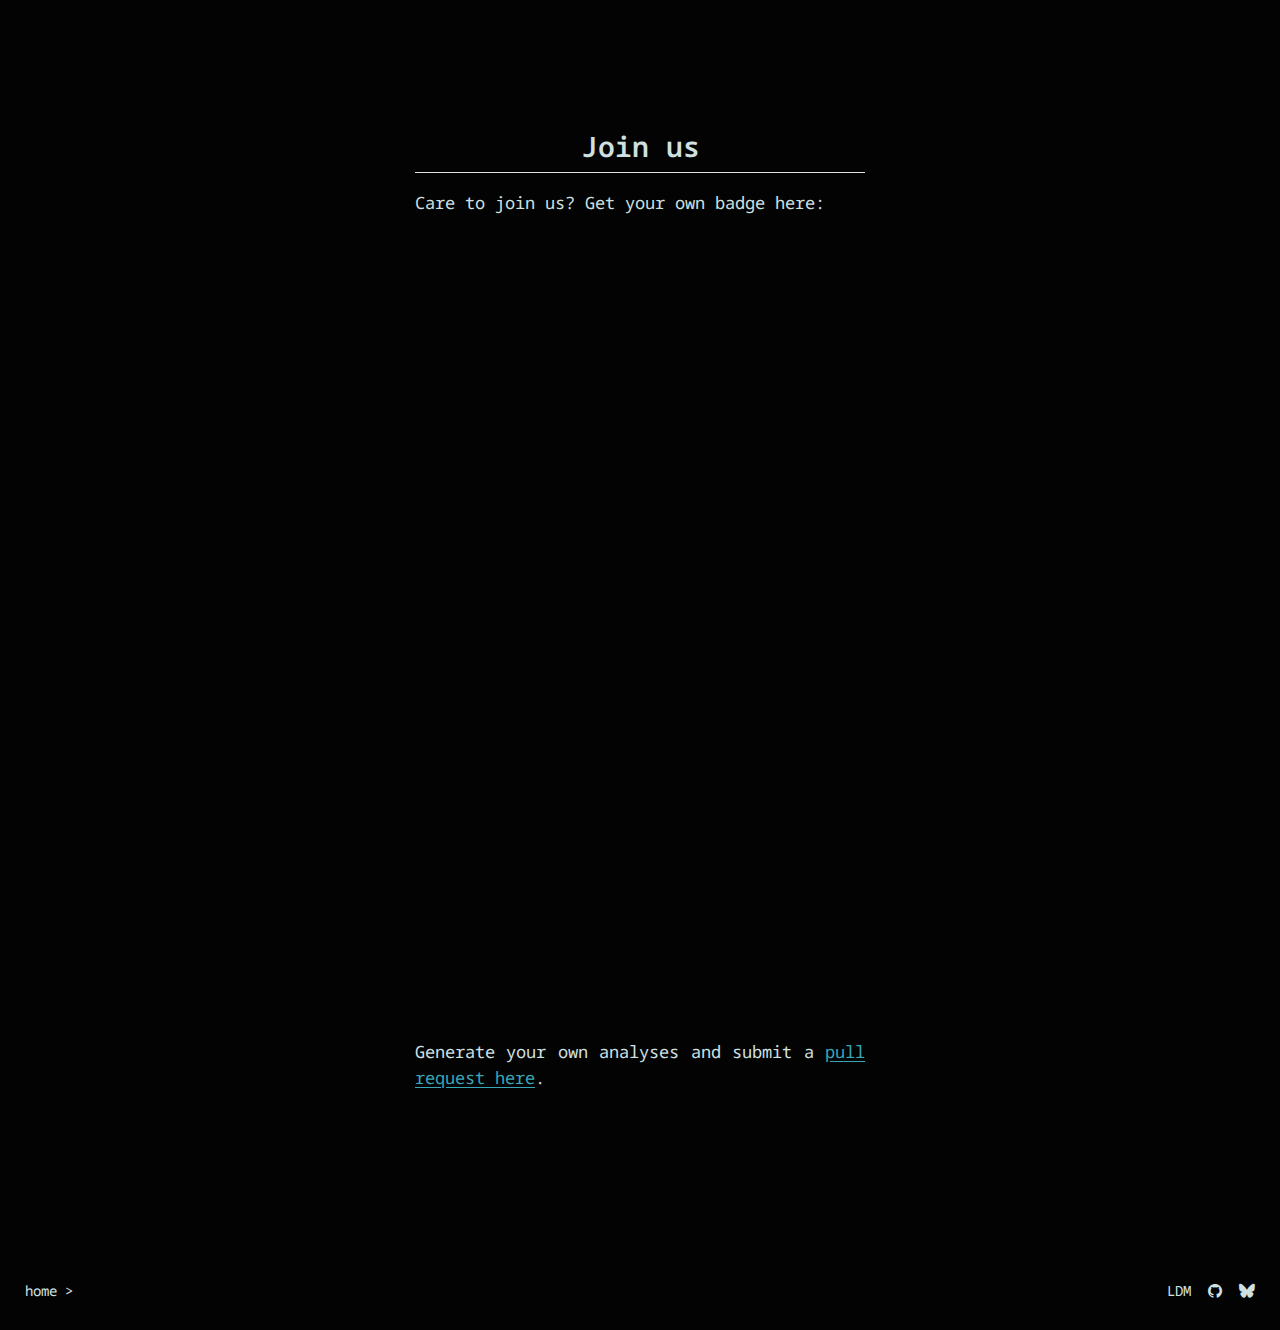
<file: join-us/index.html>
<!DOCTYPE html>
<html xmlns="http://www.w3.org/1999/xhtml" lang="en" xml:lang="en"><head>

<meta charset="utf-8">
<meta name="generator" content="quarto-1.6.42">

<meta name="viewport" content="width=device-width, initial-scale=1.0, user-scalable=yes">


<title>index – MDR</title>
<style>
code{white-space: pre-wrap;}
span.smallcaps{font-variant: small-caps;}
div.columns{display: flex; gap: min(4vw, 1.5em);}
div.column{flex: auto; overflow-x: auto;}
div.hanging-indent{margin-left: 1.5em; text-indent: -1.5em;}
ul.task-list{list-style: none;}
ul.task-list li input[type="checkbox"] {
  width: 0.8em;
  margin: 0 0.8em 0.2em -1em; /* quarto-specific, see https://github.com/quarto-dev/quarto-cli/issues/4556 */ 
  vertical-align: middle;
}
</style>


<script src="../site_libs/quarto-nav/quarto-nav.js"></script>
<script src="../site_libs/clipboard/clipboard.min.js"></script>
<script src="../site_libs/quarto-search/autocomplete.umd.js"></script>
<script src="../site_libs/quarto-search/fuse.min.js"></script>
<script src="../site_libs/quarto-search/quarto-search.js"></script>
<meta name="quarto:offset" content="../">
<script src="../site_libs/quarto-html/quarto.js"></script>
<script src="../site_libs/quarto-html/popper.min.js"></script>
<script src="../site_libs/quarto-html/tippy.umd.min.js"></script>
<link href="../site_libs/quarto-html/tippy.css" rel="stylesheet">
<link href="../site_libs/quarto-html/quarto-syntax-highlighting-dark-b53751a350365c71b6c909e95f209ed1.css" rel="stylesheet" id="quarto-text-highlighting-styles">
<script src="../site_libs/bootstrap/bootstrap.min.js"></script>
<link href="../site_libs/bootstrap/bootstrap-icons.css" rel="stylesheet">
<link href="../site_libs/bootstrap/bootstrap-087d0f28d2736a625d81cf10e22edd1d.min.css" rel="stylesheet" append-hash="true" id="quarto-bootstrap" data-mode="dark">
<link href="../site_libs/quarto-contrib/fontawesome6-1.2.0/all.min.css" rel="stylesheet">
<link href="../site_libs/quarto-contrib/fontawesome6-1.2.0/latex-fontsize.css" rel="stylesheet">
<script id="quarto-search-options" type="application/json">{
  "location": "sidebar",
  "copy-button": false,
  "collapse-after": 3,
  "panel-placement": "start",
  "type": "textbox",
  "limit": 50,
  "keyboard-shortcut": [
    "f",
    "/",
    "s"
  ],
  "show-item-context": false,
  "language": {
    "search-no-results-text": "No results",
    "search-matching-documents-text": "matching documents",
    "search-copy-link-title": "Copy link to search",
    "search-hide-matches-text": "Hide additional matches",
    "search-more-match-text": "more match in this document",
    "search-more-matches-text": "more matches in this document",
    "search-clear-button-title": "Clear",
    "search-text-placeholder": "",
    "search-detached-cancel-button-title": "Cancel",
    "search-submit-button-title": "Submit",
    "search-label": "Search"
  }
}</script>


</head>

<body class="fullcontent">

<div id="quarto-search-results"></div>
<!-- content -->
<div id="quarto-content" class="quarto-container page-columns page-rows-contents page-layout-article">
<!-- sidebar -->
<!-- margin-sidebar -->
    
<!-- main -->
<main class="content" id="quarto-document-content"><header id="title-block-header" class="quarto-title-block"></header>
<script> document.addEventListener("DOMContentLoaded", function () {
document.querySelectorAll(".spoiler").forEach(spoiler => {
 spoiler.addEventListener("click", function () {
    this.classList.toggle("revealed");
   });
  });
  });
 </script>




<center>
<section id="join-us" class="level2 text">
<h2 data-anchor-id="join-us">Join us</h2>
<p>Care to join us? Get your own badge here:</p>
</section>
<iframe src="https://lucy.shinyapps.io/mdr-badge-generator/" width="100%" height="600px" style="border: none;">
</iframe>
<div class="text">
<p>Generate your own analyses and submit a <a href="https://github.com/lucymcgowan/mdr-website">pull request here</a>.</p>
</div>
</center>



</main> <!-- /main -->
<script id="quarto-html-after-body" type="application/javascript">
window.document.addEventListener("DOMContentLoaded", function (event) {
  const toggleBodyColorMode = (bsSheetEl) => {
    const mode = bsSheetEl.getAttribute("data-mode");
    const bodyEl = window.document.querySelector("body");
    if (mode === "dark") {
      bodyEl.classList.add("quarto-dark");
      bodyEl.classList.remove("quarto-light");
    } else {
      bodyEl.classList.add("quarto-light");
      bodyEl.classList.remove("quarto-dark");
    }
  }
  const toggleBodyColorPrimary = () => {
    const bsSheetEl = window.document.querySelector("link#quarto-bootstrap");
    if (bsSheetEl) {
      toggleBodyColorMode(bsSheetEl);
    }
  }
  toggleBodyColorPrimary();  
  const isCodeAnnotation = (el) => {
    for (const clz of el.classList) {
      if (clz.startsWith('code-annotation-')) {                     
        return true;
      }
    }
    return false;
  }
  const onCopySuccess = function(e) {
    // button target
    const button = e.trigger;
    // don't keep focus
    button.blur();
    // flash "checked"
    button.classList.add('code-copy-button-checked');
    var currentTitle = button.getAttribute("title");
    button.setAttribute("title", "Copied!");
    let tooltip;
    if (window.bootstrap) {
      button.setAttribute("data-bs-toggle", "tooltip");
      button.setAttribute("data-bs-placement", "left");
      button.setAttribute("data-bs-title", "Copied!");
      tooltip = new bootstrap.Tooltip(button, 
        { trigger: "manual", 
          customClass: "code-copy-button-tooltip",
          offset: [0, -8]});
      tooltip.show();    
    }
    setTimeout(function() {
      if (tooltip) {
        tooltip.hide();
        button.removeAttribute("data-bs-title");
        button.removeAttribute("data-bs-toggle");
        button.removeAttribute("data-bs-placement");
      }
      button.setAttribute("title", currentTitle);
      button.classList.remove('code-copy-button-checked');
    }, 1000);
    // clear code selection
    e.clearSelection();
  }
  const getTextToCopy = function(trigger) {
      const codeEl = trigger.previousElementSibling.cloneNode(true);
      for (const childEl of codeEl.children) {
        if (isCodeAnnotation(childEl)) {
          childEl.remove();
        }
      }
      return codeEl.innerText;
  }
  const clipboard = new window.ClipboardJS('.code-copy-button:not([data-in-quarto-modal])', {
    text: getTextToCopy
  });
  clipboard.on('success', onCopySuccess);
  if (window.document.getElementById('quarto-embedded-source-code-modal')) {
    const clipboardModal = new window.ClipboardJS('.code-copy-button[data-in-quarto-modal]', {
      text: getTextToCopy,
      container: window.document.getElementById('quarto-embedded-source-code-modal')
    });
    clipboardModal.on('success', onCopySuccess);
  }
    var localhostRegex = new RegExp(/^(?:http|https):\/\/localhost\:?[0-9]*\//);
    var mailtoRegex = new RegExp(/^mailto:/);
      var filterRegex = new RegExp("https:\/\/mdr\.lucymcgowan\.com");
    var isInternal = (href) => {
        return filterRegex.test(href) || localhostRegex.test(href) || mailtoRegex.test(href);
    }
    // Inspect non-navigation links and adorn them if external
 	var links = window.document.querySelectorAll('a[href]:not(.nav-link):not(.navbar-brand):not(.toc-action):not(.sidebar-link):not(.sidebar-item-toggle):not(.pagination-link):not(.no-external):not([aria-hidden]):not(.dropdown-item):not(.quarto-navigation-tool):not(.about-link)');
    for (var i=0; i<links.length; i++) {
      const link = links[i];
      if (!isInternal(link.href)) {
        // undo the damage that might have been done by quarto-nav.js in the case of
        // links that we want to consider external
        if (link.dataset.originalHref !== undefined) {
          link.href = link.dataset.originalHref;
        }
      }
    }
  function tippyHover(el, contentFn, onTriggerFn, onUntriggerFn) {
    const config = {
      allowHTML: true,
      maxWidth: 500,
      delay: 100,
      arrow: false,
      appendTo: function(el) {
          return el.parentElement;
      },
      interactive: true,
      interactiveBorder: 10,
      theme: 'quarto',
      placement: 'bottom-start',
    };
    if (contentFn) {
      config.content = contentFn;
    }
    if (onTriggerFn) {
      config.onTrigger = onTriggerFn;
    }
    if (onUntriggerFn) {
      config.onUntrigger = onUntriggerFn;
    }
    window.tippy(el, config); 
  }
  const noterefs = window.document.querySelectorAll('a[role="doc-noteref"]');
  for (var i=0; i<noterefs.length; i++) {
    const ref = noterefs[i];
    tippyHover(ref, function() {
      // use id or data attribute instead here
      let href = ref.getAttribute('data-footnote-href') || ref.getAttribute('href');
      try { href = new URL(href).hash; } catch {}
      const id = href.replace(/^#\/?/, "");
      const note = window.document.getElementById(id);
      if (note) {
        return note.innerHTML;
      } else {
        return "";
      }
    });
  }
  const xrefs = window.document.querySelectorAll('a.quarto-xref');
  const processXRef = (id, note) => {
    // Strip column container classes
    const stripColumnClz = (el) => {
      el.classList.remove("page-full", "page-columns");
      if (el.children) {
        for (const child of el.children) {
          stripColumnClz(child);
        }
      }
    }
    stripColumnClz(note)
    if (id === null || id.startsWith('sec-')) {
      // Special case sections, only their first couple elements
      const container = document.createElement("div");
      if (note.children && note.children.length > 2) {
        container.appendChild(note.children[0].cloneNode(true));
        for (let i = 1; i < note.children.length; i++) {
          const child = note.children[i];
          if (child.tagName === "P" && child.innerText === "") {
            continue;
          } else {
            container.appendChild(child.cloneNode(true));
            break;
          }
        }
        if (window.Quarto?.typesetMath) {
          window.Quarto.typesetMath(container);
        }
        return container.innerHTML
      } else {
        if (window.Quarto?.typesetMath) {
          window.Quarto.typesetMath(note);
        }
        return note.innerHTML;
      }
    } else {
      // Remove any anchor links if they are present
      const anchorLink = note.querySelector('a.anchorjs-link');
      if (anchorLink) {
        anchorLink.remove();
      }
      if (window.Quarto?.typesetMath) {
        window.Quarto.typesetMath(note);
      }
      if (note.classList.contains("callout")) {
        return note.outerHTML;
      } else {
        return note.innerHTML;
      }
    }
  }
  for (var i=0; i<xrefs.length; i++) {
    const xref = xrefs[i];
    tippyHover(xref, undefined, function(instance) {
      instance.disable();
      let url = xref.getAttribute('href');
      let hash = undefined; 
      if (url.startsWith('#')) {
        hash = url;
      } else {
        try { hash = new URL(url).hash; } catch {}
      }
      if (hash) {
        const id = hash.replace(/^#\/?/, "");
        const note = window.document.getElementById(id);
        if (note !== null) {
          try {
            const html = processXRef(id, note.cloneNode(true));
            instance.setContent(html);
          } finally {
            instance.enable();
            instance.show();
          }
        } else {
          // See if we can fetch this
          fetch(url.split('#')[0])
          .then(res => res.text())
          .then(html => {
            const parser = new DOMParser();
            const htmlDoc = parser.parseFromString(html, "text/html");
            const note = htmlDoc.getElementById(id);
            if (note !== null) {
              const html = processXRef(id, note);
              instance.setContent(html);
            } 
          }).finally(() => {
            instance.enable();
            instance.show();
          });
        }
      } else {
        // See if we can fetch a full url (with no hash to target)
        // This is a special case and we should probably do some content thinning / targeting
        fetch(url)
        .then(res => res.text())
        .then(html => {
          const parser = new DOMParser();
          const htmlDoc = parser.parseFromString(html, "text/html");
          const note = htmlDoc.querySelector('main.content');
          if (note !== null) {
            // This should only happen for chapter cross references
            // (since there is no id in the URL)
            // remove the first header
            if (note.children.length > 0 && note.children[0].tagName === "HEADER") {
              note.children[0].remove();
            }
            const html = processXRef(null, note);
            instance.setContent(html);
          } 
        }).finally(() => {
          instance.enable();
          instance.show();
        });
      }
    }, function(instance) {
    });
  }
      let selectedAnnoteEl;
      const selectorForAnnotation = ( cell, annotation) => {
        let cellAttr = 'data-code-cell="' + cell + '"';
        let lineAttr = 'data-code-annotation="' +  annotation + '"';
        const selector = 'span[' + cellAttr + '][' + lineAttr + ']';
        return selector;
      }
      const selectCodeLines = (annoteEl) => {
        const doc = window.document;
        const targetCell = annoteEl.getAttribute("data-target-cell");
        const targetAnnotation = annoteEl.getAttribute("data-target-annotation");
        const annoteSpan = window.document.querySelector(selectorForAnnotation(targetCell, targetAnnotation));
        const lines = annoteSpan.getAttribute("data-code-lines").split(",");
        const lineIds = lines.map((line) => {
          return targetCell + "-" + line;
        })
        let top = null;
        let height = null;
        let parent = null;
        if (lineIds.length > 0) {
            //compute the position of the single el (top and bottom and make a div)
            const el = window.document.getElementById(lineIds[0]);
            top = el.offsetTop;
            height = el.offsetHeight;
            parent = el.parentElement.parentElement;
          if (lineIds.length > 1) {
            const lastEl = window.document.getElementById(lineIds[lineIds.length - 1]);
            const bottom = lastEl.offsetTop + lastEl.offsetHeight;
            height = bottom - top;
          }
          if (top !== null && height !== null && parent !== null) {
            // cook up a div (if necessary) and position it 
            let div = window.document.getElementById("code-annotation-line-highlight");
            if (div === null) {
              div = window.document.createElement("div");
              div.setAttribute("id", "code-annotation-line-highlight");
              div.style.position = 'absolute';
              parent.appendChild(div);
            }
            div.style.top = top - 2 + "px";
            div.style.height = height + 4 + "px";
            div.style.left = 0;
            let gutterDiv = window.document.getElementById("code-annotation-line-highlight-gutter");
            if (gutterDiv === null) {
              gutterDiv = window.document.createElement("div");
              gutterDiv.setAttribute("id", "code-annotation-line-highlight-gutter");
              gutterDiv.style.position = 'absolute';
              const codeCell = window.document.getElementById(targetCell);
              const gutter = codeCell.querySelector('.code-annotation-gutter');
              gutter.appendChild(gutterDiv);
            }
            gutterDiv.style.top = top - 2 + "px";
            gutterDiv.style.height = height + 4 + "px";
          }
          selectedAnnoteEl = annoteEl;
        }
      };
      const unselectCodeLines = () => {
        const elementsIds = ["code-annotation-line-highlight", "code-annotation-line-highlight-gutter"];
        elementsIds.forEach((elId) => {
          const div = window.document.getElementById(elId);
          if (div) {
            div.remove();
          }
        });
        selectedAnnoteEl = undefined;
      };
        // Handle positioning of the toggle
    window.addEventListener(
      "resize",
      throttle(() => {
        elRect = undefined;
        if (selectedAnnoteEl) {
          selectCodeLines(selectedAnnoteEl);
        }
      }, 10)
    );
    function throttle(fn, ms) {
    let throttle = false;
    let timer;
      return (...args) => {
        if(!throttle) { // first call gets through
            fn.apply(this, args);
            throttle = true;
        } else { // all the others get throttled
            if(timer) clearTimeout(timer); // cancel #2
            timer = setTimeout(() => {
              fn.apply(this, args);
              timer = throttle = false;
            }, ms);
        }
      };
    }
      // Attach click handler to the DT
      const annoteDls = window.document.querySelectorAll('dt[data-target-cell]');
      for (const annoteDlNode of annoteDls) {
        annoteDlNode.addEventListener('click', (event) => {
          const clickedEl = event.target;
          if (clickedEl !== selectedAnnoteEl) {
            unselectCodeLines();
            const activeEl = window.document.querySelector('dt[data-target-cell].code-annotation-active');
            if (activeEl) {
              activeEl.classList.remove('code-annotation-active');
            }
            selectCodeLines(clickedEl);
            clickedEl.classList.add('code-annotation-active');
          } else {
            // Unselect the line
            unselectCodeLines();
            clickedEl.classList.remove('code-annotation-active');
          }
        });
      }
  const findCites = (el) => {
    const parentEl = el.parentElement;
    if (parentEl) {
      const cites = parentEl.dataset.cites;
      if (cites) {
        return {
          el,
          cites: cites.split(' ')
        };
      } else {
        return findCites(el.parentElement)
      }
    } else {
      return undefined;
    }
  };
  var bibliorefs = window.document.querySelectorAll('a[role="doc-biblioref"]');
  for (var i=0; i<bibliorefs.length; i++) {
    const ref = bibliorefs[i];
    const citeInfo = findCites(ref);
    if (citeInfo) {
      tippyHover(citeInfo.el, function() {
        var popup = window.document.createElement('div');
        citeInfo.cites.forEach(function(cite) {
          var citeDiv = window.document.createElement('div');
          citeDiv.classList.add('hanging-indent');
          citeDiv.classList.add('csl-entry');
          var biblioDiv = window.document.getElementById('ref-' + cite);
          if (biblioDiv) {
            citeDiv.innerHTML = biblioDiv.innerHTML;
          }
          popup.appendChild(citeDiv);
        });
        return popup.innerHTML;
      });
    }
  }
});
</script>
</div> <!-- /content -->
<footer class="footer">
  <div class="nav-footer">
    <div class="nav-footer-left">
      <ul class="footer-items list-unstyled">
    <li class="nav-item">
    <a class="nav-link" href="../">
<p>home &gt;</p>
</a>
  </li>  
</ul>
    </div>   
    <div class="nav-footer-center">
      &nbsp;
    </div>
    <div class="nav-footer-right">
      <ul class="footer-items list-unstyled">
    <li class="nav-item">
    <a class="nav-link" href="https://lucymcgowan.com">
<p>LDM</p>
</a>
  </li>  
    <li class="nav-item compact">
    <a class="nav-link" href="https://github.com/lucymcgowan/mdr-website">
      <i class="bi bi-github" role="img">
</i> 
    </a>
  </li>  
    <li class="nav-item">
    <a class="nav-link" href="https://bsky.app/profile/lucystats.bsky.social">
<p><i class="fa-brands fa-bluesky" aria-label="bluesky"></i></p>
</a>
  </li>  
</ul>
    </div>
  </div>
</footer>




</body></html>
</file>
<file: site_libs/quarto-html/tippy.css>
.tippy-box[data-animation=fade][data-state=hidden]{opacity:0}[data-tippy-root]{max-width:calc(100vw - 10px)}.tippy-box{position:relative;background-color:#333;color:#fff;border-radius:4px;font-size:14px;line-height:1.4;white-space:normal;outline:0;transition-property:transform,visibility,opacity}.tippy-box[data-placement^=top]>.tippy-arrow{bottom:0}.tippy-box[data-placement^=top]>.tippy-arrow:before{bottom:-7px;left:0;border-width:8px 8px 0;border-top-color:initial;transform-origin:center top}.tippy-box[data-placement^=bottom]>.tippy-arrow{top:0}.tippy-box[data-placement^=bottom]>.tippy-arrow:before{top:-7px;left:0;border-width:0 8px 8px;border-bottom-color:initial;transform-origin:center bottom}.tippy-box[data-placement^=left]>.tippy-arrow{right:0}.tippy-box[data-placement^=left]>.tippy-arrow:before{border-width:8px 0 8px 8px;border-left-color:initial;right:-7px;transform-origin:center left}.tippy-box[data-placement^=right]>.tippy-arrow{left:0}.tippy-box[data-placement^=right]>.tippy-arrow:before{left:-7px;border-width:8px 8px 8px 0;border-right-color:initial;transform-origin:center right}.tippy-box[data-inertia][data-state=visible]{transition-timing-function:cubic-bezier(.54,1.5,.38,1.11)}.tippy-arrow{width:16px;height:16px;color:#333}.tippy-arrow:before{content:"";position:absolute;border-color:transparent;border-style:solid}.tippy-content{position:relative;padding:5px 9px;z-index:1}
</file>
<file: site_libs/quarto-html/quarto-syntax-highlighting-dark-b53751a350365c71b6c909e95f209ed1.css>
/* quarto syntax highlight colors */
:root {
  --quarto-hl-al-color: #f07178;
  --quarto-hl-an-color: #d4d0ab;
  --quarto-hl-at-color: #00e0e0;
  --quarto-hl-bn-color: #d4d0ab;
  --quarto-hl-bu-color: #abe338;
  --quarto-hl-ch-color: #abe338;
  --quarto-hl-co-color: #f8f8f2;
  --quarto-hl-cv-color: #ffd700;
  --quarto-hl-cn-color: #ffd700;
  --quarto-hl-cf-color: #ffa07a;
  --quarto-hl-dt-color: #ffa07a;
  --quarto-hl-dv-color: #d4d0ab;
  --quarto-hl-do-color: #f8f8f2;
  --quarto-hl-er-color: #f07178;
  --quarto-hl-ex-color: #00e0e0;
  --quarto-hl-fl-color: #d4d0ab;
  --quarto-hl-fu-color: #ffa07a;
  --quarto-hl-im-color: #abe338;
  --quarto-hl-in-color: #d4d0ab;
  --quarto-hl-kw-color: #ffa07a;
  --quarto-hl-op-color: #ffa07a;
  --quarto-hl-ot-color: #00e0e0;
  --quarto-hl-pp-color: #dcc6e0;
  --quarto-hl-re-color: #00e0e0;
  --quarto-hl-sc-color: #abe338;
  --quarto-hl-ss-color: #abe338;
  --quarto-hl-st-color: #abe338;
  --quarto-hl-va-color: #00e0e0;
  --quarto-hl-vs-color: #abe338;
  --quarto-hl-wa-color: #dcc6e0;
}

/* other quarto variables */
:root {
  --quarto-font-monospace: SFMono-Regular, Menlo, Monaco, Consolas, "Liberation Mono", "Courier New", monospace;
}

code span.al {
  background-color: #2a0f15;
  font-weight: bold;
  color: #f07178;
}

code span.an {
  color: #d4d0ab;
}

code span.at {
  color: #00e0e0;
}

code span.bn {
  color: #d4d0ab;
}

code span.bu {
  color: #abe338;
}

code span.ch {
  color: #abe338;
}

code span.co {
  font-style: italic;
  color: #f8f8f2;
}

code span.cv {
  color: #ffd700;
}

code span.cn {
  color: #ffd700;
}

code span.cf {
  font-weight: bold;
  color: #ffa07a;
}

code span.dt {
  color: #ffa07a;
}

code span.dv {
  color: #d4d0ab;
}

code span.do {
  color: #f8f8f2;
}

code span.er {
  color: #f07178;
  text-decoration: underline;
}

code span.ex {
  font-weight: bold;
  color: #00e0e0;
}

code span.fl {
  color: #d4d0ab;
}

code span.fu {
  color: #ffa07a;
}

code span.im {
  color: #abe338;
}

code span.in {
  color: #d4d0ab;
}

code span.kw {
  font-weight: bold;
  color: #ffa07a;
}

pre > code.sourceCode > span {
  color: #f8f8f2;
}

code span {
  color: #f8f8f2;
}

code.sourceCode > span {
  color: #f8f8f2;
}

div.sourceCode,
div.sourceCode pre.sourceCode {
  color: #f8f8f2;
}

code span.op {
  color: #ffa07a;
}

code span.ot {
  color: #00e0e0;
}

code span.pp {
  color: #dcc6e0;
}

code span.re {
  background-color: #f8f8f2;
  color: #00e0e0;
}

code span.sc {
  color: #abe338;
}

code span.ss {
  color: #abe338;
}

code span.st {
  color: #abe338;
}

code span.va {
  color: #00e0e0;
}

code span.vs {
  color: #abe338;
}

code span.wa {
  color: #dcc6e0;
}

.prevent-inlining {
  content: "</";
}

/*# sourceMappingURL=ef095d06243fb944689b9469f3a5590a.css.map */
</file>
<file: site_libs/quarto-contrib/fontawesome6-1.2.0/latex-fontsize.css>
.fa-tiny {
  font-size: 0.5em;
}
.fa-scriptsize {
  font-size: 0.7em;
}
.fa-footnotesize {
  font-size: 0.8em;
}
.fa-small {
  font-size: 0.9em;
}
.fa-normalsize {
  font-size: 1em;
}
.fa-large {
  font-size: 1.2em;
}
.fa-Large {
  font-size: 1.5em;
}
.fa-LARGE {
  font-size: 1.75em;
}
.fa-huge {
  font-size: 2em;
}
.fa-Huge {
  font-size: 2.5em;
}
</file>
<file: mdr.css>
h2 {
  letter-spacing: 0.1em;
}

  .deck {
    margin-top: 120px !important;
    margin-bottom: 100px !important;
    width: 350px;
    height: 250px;
    position: relative;
    perspective: 1200px;
    filter: drop-shadow(0 0 10px #515151);
  }

  .deck .card {
    position: absolute;
    width: 100%;
    height: 100%;
    border: 5px solid #CFE0E1;
    border-radius: 20px;
    transition: transform 1s cubic-bezier(0.445, 0.05, 0.55, 0.95);
    transform-origin: 50% 100%;
    transform-style: preserve-3d;
    transform: translateY(calc(-4px - var(--i) * 10px));
    background-color: #030303;
    z-index: calc(100 - var(--i));
  }

  .deck .card .card--front,
  .deck .card .card--back {
    position: absolute;
    top: 0;
    left: 7px;
    width: 96%;
    height: 100%;
    letter-spacing: 0.05em;
    color: #CFE0E1;
    backface-visibility: hidden;
    overflow-y: auto;
  }

  .deck .card .card--back {
    transform: rotateY(180deg);
    color: #52595A;
  }

  .deck .card .card--back a,
  .deck .card .card--back code {
    color: #52595A;
    background-color: #030303;
  }

  .deck .card.active {
    transform: translateY(4px) rotateX(-180deg);
    z-index: calc(100 + var(--i)) !important;
  }

  .deck .card .tab {
    position: absolute;
    padding: 2px;
    background-color: #CFE0E1;
    top: -30px;
    transform: translateX(calc(var(--i, 0) * 24px));
    width: 45px;
    height: 30px;
    border: 3px solid #030303;
    border-bottom: 0px;
    color: #030303;
    border-top-left-radius: 15px;
    border-top-right-radius: 15px;
    cursor: pointer;
    z-index: calc(100 - var(--i));
  }

  .deck .card .tab:hover {
    background-color: #333;
    color: #CFE0E1;
  }


.deck .lines {
  position: absolute;
  top: 75%;
  left: -30px;
  width: 25px;
  height: 100px;
  display: flex;
  flex-direction: column;
  justify-content: space-between;
  overflow: hidden;
}

.deck .lines.right {
  left: auto;
  right: -30px;
}

.deck .lines span {
  display: block;
  width: 100%;
  background-color: #CFE0E1;
  margin-bottom: 4px;
  height: 3px;
}

.deck .lines span:nth-child(-n+2),
.deck .lines span:nth-last-child(-n+2) {
  height: 0.25px;
}

.deck .lines span:nth-child(n+3):nth-child(-n+4),
.deck .lines span:nth-last-child(n+3):nth-last-child(-n+4) {
  height: 0.5px;
}

.deck .lines span:nth-child(n+5):nth-child(-n+6),
.deck .lines span:nth-last-child(n+5):nth-last-child(-n+6) {
  height: 1px;
}

.deck .lines span:nth-child(n+7):nth-child(-n+8),
.deck .lines span:nth-last-child(n+7):nth-last-child(-n+8) {
  height: 2px;
}

.deck.flipping .lines span {
  animation: move-lines 0.3s infinite linear;
}

@keyframes move-lines {
  0% {
    transform: translateY(0);
  }
  100% {
    transform: translateY(100%);
  }
}


.vertical-lines {
  position: absolute;
  top: 80%;
  left: 80px;
  width: 25px;
  height: 70px;
  display: flex;
  border: 2px solid #030303;
  border-radius: 5px;
  background-color: #CFE0E1;
  z-index: 1000;
}

.vertical-lines:first-child {
  left: 240px;
}
</file>
<file: site_libs/htmltools-fill-0.5.8.1/fill.css>
@layer htmltools {
  .html-fill-container {
    display: flex;
    flex-direction: column;
    /* Prevent the container from expanding vertically or horizontally beyond its
    parent's constraints. */
    min-height: 0;
    min-width: 0;
  }
  .html-fill-container > .html-fill-item {
    /* Fill items can grow and shrink freely within
    available vertical space in fillable container */
    flex: 1 1 auto;
    min-height: 0;
    min-width: 0;
  }
  .html-fill-container > :not(.html-fill-item) {
    /* Prevent shrinking or growing of non-fill items */
    flex: 0 0 auto;
  }
}
</file>
<file: site_libs/wordcloud2-0.0.1/wordcloud.css>
.wcLabel {
  position: absolute;
  border: 2px solid #fff;
  box-shadow: 0 0 4px 0 #008;
  padding: 2px;
  /*margin: -4px 0 0 -4px;*/
  pointer-events: none; }

.wcSpan {
  position: absolute;
  top: 100%;
  left: 0;
  background-color: rgba(255, 255, 255, 0.8);
  color: #333;
  margin-top: 6px;
  padding: 0 0.5em;
  border-radius: 0.5em;
  white-space: nowrap; }
</file>
<file: site_libs/ggiraphjs-0.8.10/ggiraphjs.min.css>
.girafe,.girafe_container_std{margin-left:auto;margin-right:auto}.girafe_container_std{position:relative;text-align:center}.girafe_container_ie{height:0}.girafe_svg_ie{left:0;position:absolute;top:0}.ggiraph-toolbar{background-color:#fff;background-color:hsla(0,0%,100%,.3);border-radius:5px;padding:2px}.ggiraph-toolbar-floating{opacity:0;position:absolute}.ggiraph-toolbar-bottom,.ggiraph-toolbar-top{text-align:center}.ggiraph-toolbar-bottomleft,.ggiraph-toolbar-topleft{text-align:left}.ggiraph-toolbar-bottomright,.ggiraph-toolbar-topright{text-align:right}.ggiraph-toolbar-floating-top{left:0;right:0;top:3px}.ggiraph-toolbar-floating-topleft{left:3px;top:3px}.ggiraph-toolbar-floating-topright{right:3px;top:3px}.ggiraph-toolbar-floating-bottom{bottom:3px;left:0;right:0}.ggiraph-toolbar-floating-bottomleft{bottom:3px;left:3px}.ggiraph-toolbar-floating-bottomright{bottom:3px;right:3px}.ggiraph-toolbar-block{display:inline-block}.ggiraph-toolbar-block:not(:last-child){margin-right:10px}.ggiraph-toolbar-icon{border:0;cursor:pointer;display:inline-block;height:15pt;margin:0;padding:0;width:15pt}.ggiraph-toolbar-icon:not(:last-child){margin-right:3px}.ggiraph-toolbar-icon svg{pointer-events:none}.ggiraph-toolbar-icon.drop{stroke:#e30c37;fill:#e30c37}.ggiraph-toolbar-icon.drop:hover{stroke:#333;fill:#333}.ggiraph-toolbar-icon.neutral{stroke:#069;fill:#069}.ggiraph-toolbar-icon.neutral:hover{stroke:#333;fill:#333}.ggiraph-svg .lasso path{stroke:#505050;stroke-width:1px}.ggiraph-svg .lasso .drawn{fill-opacity:.05}.ggiraph-svg .lasso .loop_close{fill:none;stroke-dasharray:4,4}.ggiraph-svg .lasso .origin{fill:#333;fill-opacity:.5}.ggiraph-svg .dragrect rect{stroke:#505050;stroke-width:1px;fill-opacity:.05}.ggiraph-svg .ggiraph-svg-rootg circle:not([id]),.ggiraph-svg .ggiraph-svg-rootg image:not([id]),.ggiraph-svg .ggiraph-svg-rootg line:not([id]),.ggiraph-svg .ggiraph-svg-rootg path:not([id]),.ggiraph-svg .ggiraph-svg-rootg polygon:not([id]),.ggiraph-svg .ggiraph-svg-rootg polyline:not([id]),.ggiraph-svg .ggiraph-svg-rootg rect:not([id]):not(.ggiraph-svg-bg),.ggiraph-svg .ggiraph-svg-rootg text:not([id]){pointer-events:none}.ggiraph-svg .ggiraph-svg-rootg [id]{pointer-events:all}
</file>
